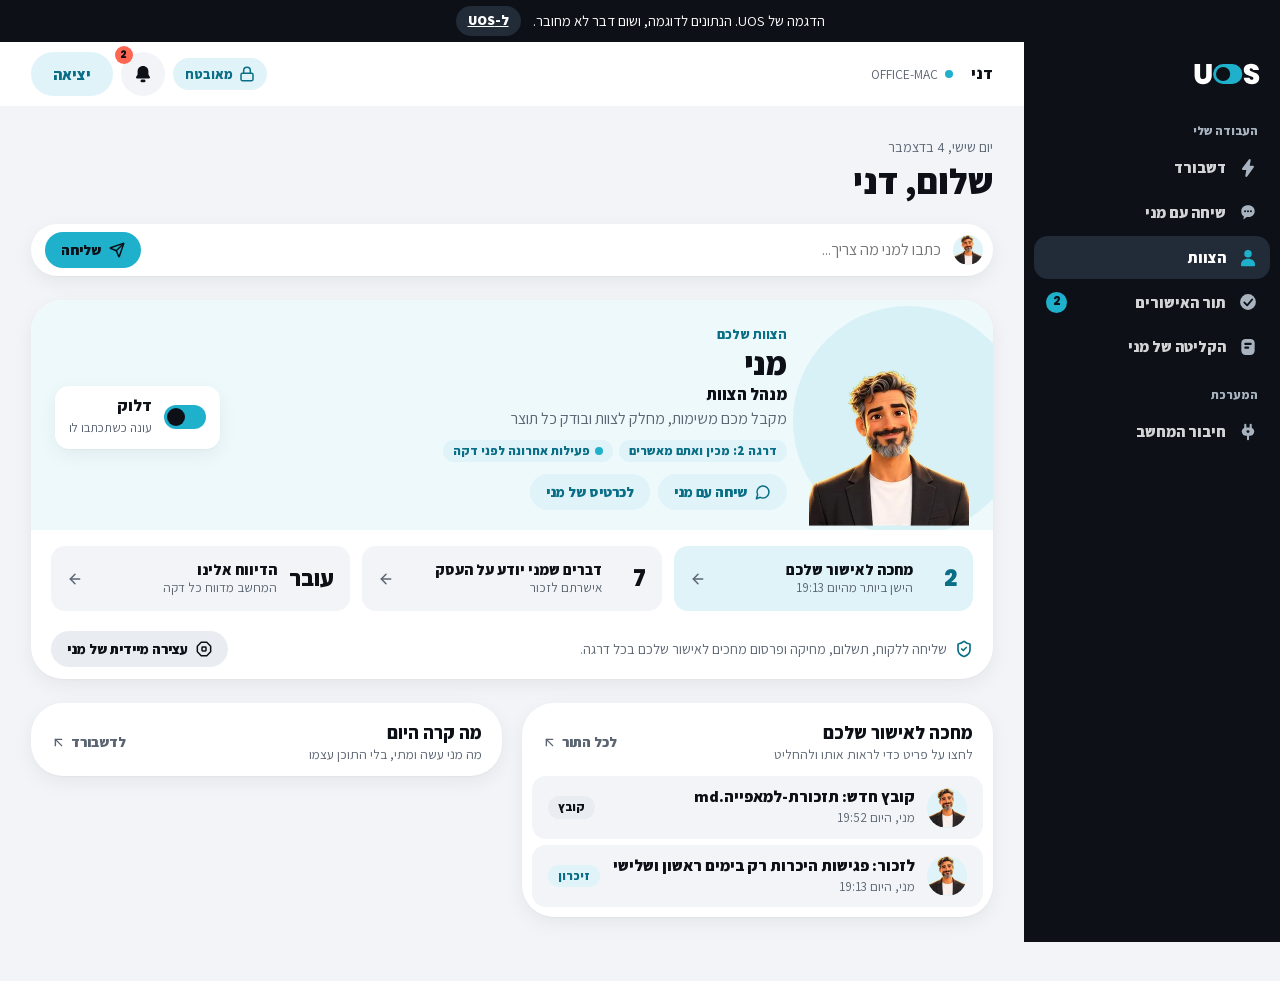
<file: demo/index.html>
<!DOCTYPE html>
<html lang="he" dir="rtl">
<head>
<meta charset="utf-8">
<meta name="viewport" content="width=device-width, initial-scale=1">
<title>ממשק הניהול של UOS</title>
<link rel="icon" type="image/svg+xml" href="img/favicon.svg">
<meta name="robots" content="noindex, nofollow, noarchive, nosnippet">
<meta property="og:title" content="ממשק הניהול של UOS">
<meta property="og:description" content="הדגמה של המסכים של UOS, עם נתונים לדוגמה">
<link rel="stylesheet" href="app.css">
<style>.uos-banner[data-kind="demo"] { flex-wrap: nowrap; padding-block: 6px; } .uos-banner[data-kind="demo"] .btn { flex: none; min-height: 30px; padding: 0 12px; }</style>
<script src="demo-net.js" defer></script>
<script src="app.js" defer></script>
</head>
<body>
<div class="proto" id="proto"></div>
<div id="app"></div>
<div id="layer"></div>
<div class="toast" id="toast" role="status" aria-live="polite" hidden></div>
<div class="d-tip" id="d-tip" hidden></div>
</body>
</html>
</file>
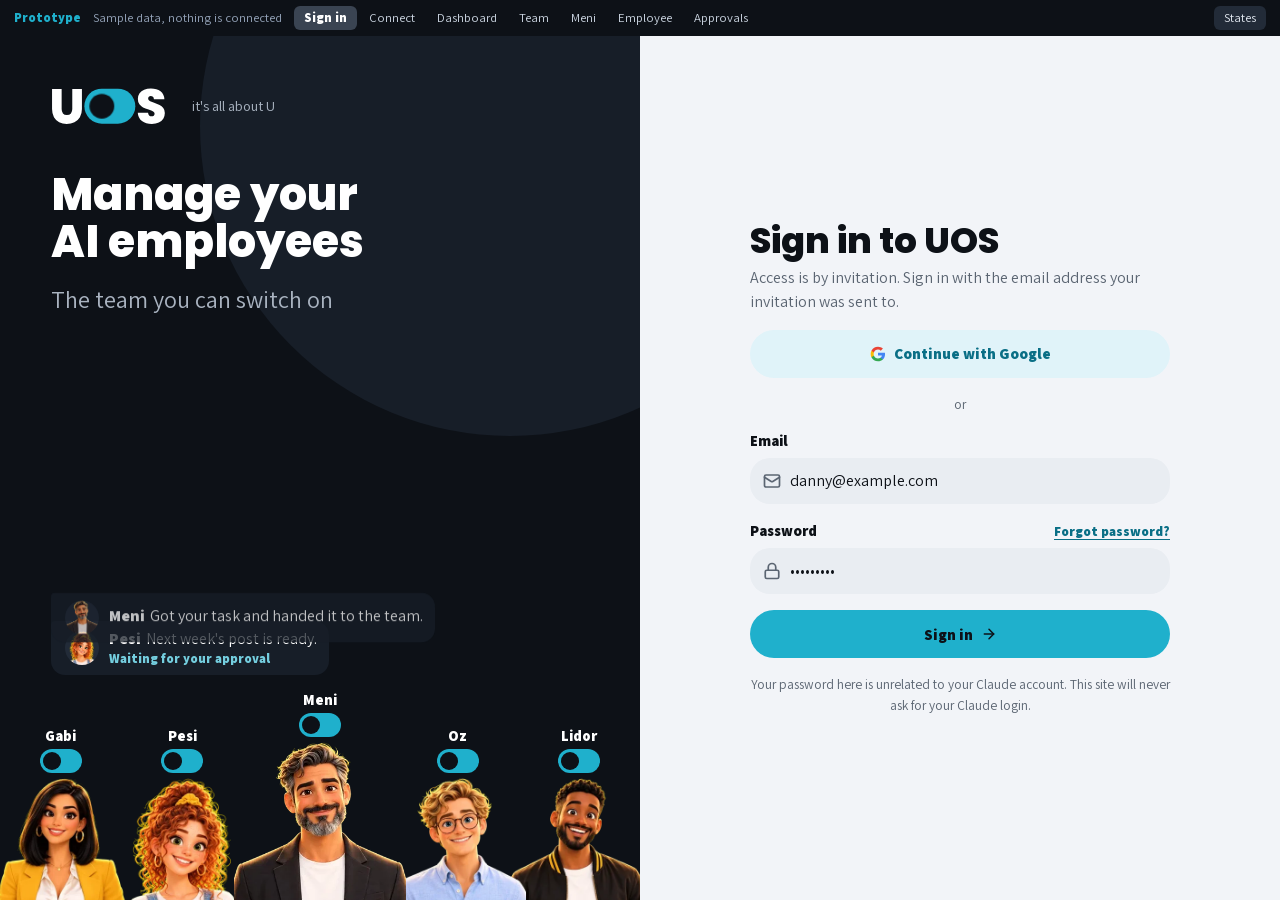
<file: en/index.html>
<!doctype html><meta charset="utf-8"><title>UOS</title><meta name="robots" content="noindex"><meta http-equiv="refresh" content="0; url=/demo/en/"><link rel="canonical" href="/demo/en/"><a href="/demo/en/">UOS demo</a>
</file>
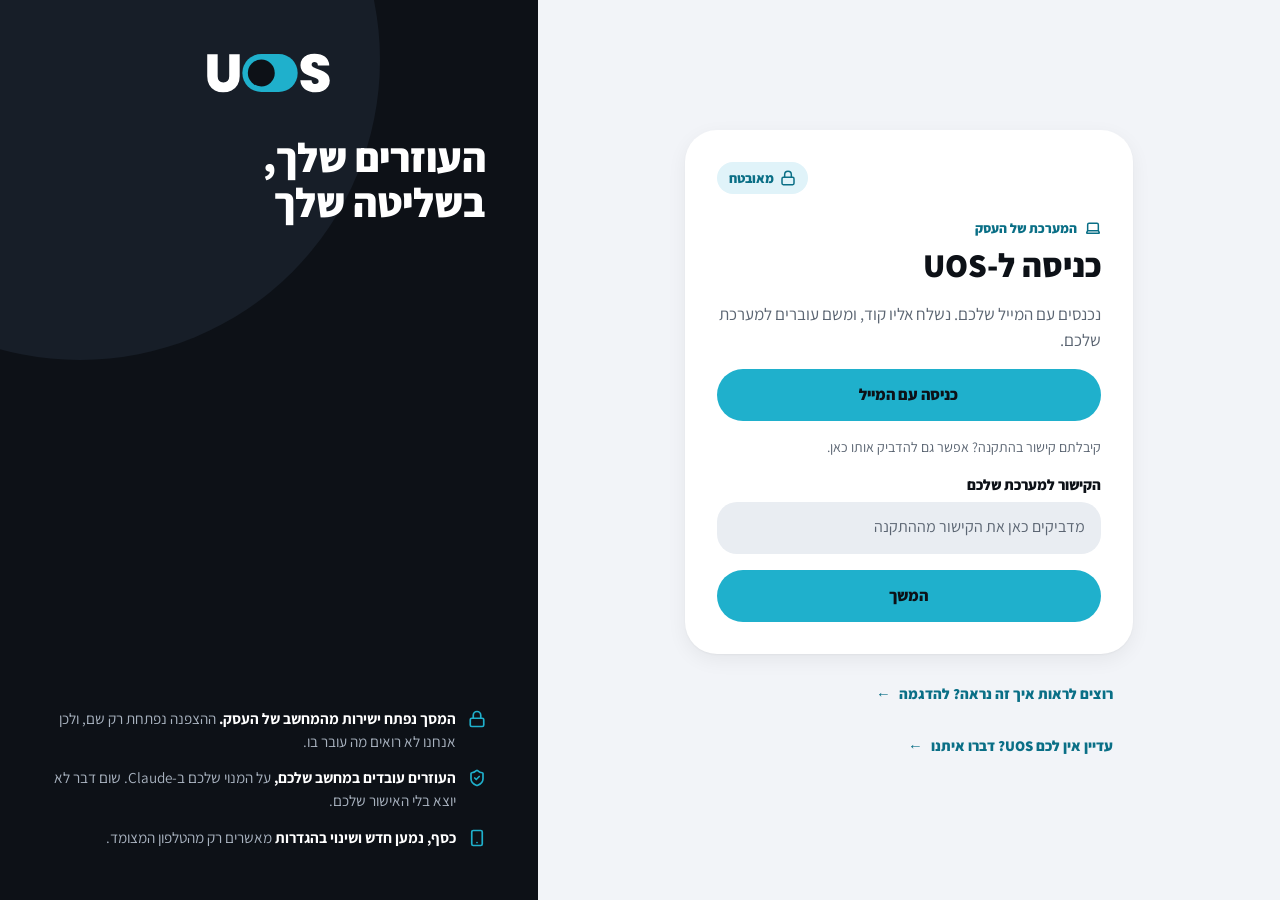
<file: login/index.html>
<!doctype html>
<html lang="he" dir="rtl">
<head>
<meta charset="utf-8">
<meta name="viewport" content="width=device-width, initial-scale=1, viewport-fit=cover">
<title>כניסה | UOS</title>
<meta name="description" content="כניסה למערכת UOS של העסק שלכם. המסך נפתח ישירות מהמחשב של העסק.">
<meta name="robots" content="noindex">
<meta name="theme-color" content="#0D1117">
<link rel="icon" href="data:image/svg+xml,<svg xmlns='http://www.w3.org/2000/svg' viewBox='0 0 32 32'><rect width='32' height='32' rx='8' fill='%231FB0CC'/></svg>">
<link rel="preconnect" href="https://fonts.googleapis.com">
<link rel="preconnect" href="https://fonts.gstatic.com" crossorigin>
<link rel="stylesheet" href="https://fonts.googleapis.com/css2?family=Assistant:wght@400;600;700;800&display=swap">
<style>
/* דלת הכניסה באתר. המסך עצמו מגיע מהמחשב של העסק, בכתובת שלו תחת r.uos.co.il, והדף הזה רק זוכר
   במכשיר איזו כתובת זו ומעביר אליה. אין כאן שום נתון של העסק ושום פנייה לשרת שלנו.
   העיצוב הוא של דפי הכניסה בממשק עצמו (web/static/app.css, gate), כדי שהמעבר ייראה כמו דף אחד:
   כרטיס לבן על אפור בהיר, ולידו לוח שחור עם הכללים. */
:root{
  color-scheme:light;
  --tq:#1FB0CC; --tq-50:#EDF9FB; --tq-100:#D7F1F6; --tq-300:#74CEDF; --tq-deep:#0A6F86;
  --ink:#0D1117; --ink-2:#171E28; --ink-mut:#A9B3C0;
  --bg:#F2F4F8; --card:#fff; --tint:#E9EDF2; --muted:#5B6572; --brand-soft:#E0F3F9;
  --sh:0 1px 2px rgba(13,17,23,.04),0 6px 20px rgba(13,17,23,.06);
  --ring:0 0 0 4px rgba(31,176,204,.35);
  --r-lg:32px;
  --f:"Assistant","Arial Hebrew",Arial,sans-serif;
  --mono:ui-monospace,Menlo,Consolas,monospace;
}
*{box-sizing:border-box}
html{height:100%;-webkit-text-size-adjust:100%}
body{margin:0;min-height:100%;background:var(--bg);color:var(--ink);font-family:var(--f);font-size:16px;line-height:1.5;-webkit-font-smoothing:antialiased}
h1,p,ul,ol{margin:0;padding:0}
ul,ol{list-style:none}
b{font-weight:800}
button{font:inherit;color:inherit;background:none;border:0;padding:0;cursor:pointer}
input{font:inherit;color:inherit}
[hidden]{display:none!important}
svg.i{width:18px;height:18px;flex:none;fill:none;stroke:currentColor;stroke-width:2.25;stroke-linecap:round;stroke-linejoin:round}
:focus-visible{outline:3px solid rgba(31,176,204,.55);outline-offset:2px;border-radius:8px}

.wrap{min-height:100vh;min-height:100dvh;display:grid;grid-template-columns:minmax(0,1fr) minmax(380px,42%)}
.main{display:grid;align-content:center;justify-items:center;gap:16px;padding:clamp(24px,5vw,64px) max(16px,env(safe-area-inset-left,0px)) clamp(24px,5vw,64px) max(16px,env(safe-area-inset-right,0px))}
.card{width:min(448px,100%);background:var(--card);border-radius:var(--r-lg);box-shadow:var(--sh);padding:32px;display:grid;gap:16px}
.top{display:flex;align-items:center;justify-content:space-between;gap:12px}
.top img{display:block;height:32px;width:auto}
.secure{display:inline-flex;align-items:center;gap:6px;height:32px;padding-inline:12px;border-radius:999px;background:var(--brand-soft);color:var(--tq-deep);font-size:.84rem;font-weight:800;white-space:nowrap}
.secure svg.i{width:16px;height:16px}
.kicker{display:inline-flex;align-items:center;gap:8px;width:fit-content;margin-top:8px;color:var(--tq-deep);font-size:.84rem;font-weight:800}
.kicker svg.i{width:16px;height:16px}
h1{font-size:clamp(1.75rem,2.6vw,2.25rem);font-weight:800;line-height:1.15;margin-top:-8px;text-wrap:balance}
.lead{color:var(--muted);font-size:1.06rem;line-height:1.55}

.steps{display:grid;gap:4px}
.steps li{display:flex;align-items:flex-start;gap:12px;padding:10px 12px;border-radius:20px}
.steps li.now{background:var(--tq-50)}
.steps .n{flex:none;display:grid;place-items:center;width:28px;height:28px;border-radius:50%;background:var(--brand-soft);color:var(--tq-deep);font-weight:800;font-size:.9rem}
.steps li.now .n{background:var(--tq);color:var(--ink)}
.steps b{display:block;font-size:.96rem;line-height:1.35}
.steps small{display:block;color:var(--muted);font-size:.86rem;line-height:1.4}

form{display:grid;gap:16px}
.field{display:grid;gap:6px}
.field label{font-weight:800;font-size:.93rem}
.field input{width:100%;min-height:52px;padding:10px 16px;border:0;border-radius:20px;background:var(--tint);direction:ltr;text-align:left;font-family:var(--mono);font-size:.9rem;transition:background .15s,box-shadow .15s}
.field input::placeholder{direction:rtl;text-align:right;font-family:var(--f);font-size:1rem;color:var(--muted)}
.field input:focus{outline:0;background:#fff;box-shadow:var(--ring)}

.btn{display:inline-flex;align-items:center;justify-content:center;gap:8px;width:100%;min-height:52px;border-radius:999px;padding:0 22px;font-weight:800;font-size:1rem;text-decoration:none;background:var(--tq);color:var(--ink);transition:background .2s,box-shadow .2s}
.btn:hover{background:#4CC4DB}
.btn:active{background:#1593AD}
.btn:focus-visible{outline:0;box-shadow:var(--ring)}
.msg{padding:12px 16px;border-radius:20px;background:var(--brand-soft);color:var(--tq-deep);font-weight:800;font-size:.92rem;line-height:1.45}
.msg:empty{display:none}
.saved{display:flex;align-items:center;gap:12px;padding:12px 16px;border-radius:20px;background:var(--bg)}
.saved svg.i{color:var(--tq-deep)}
.saved span{min-width:0;font-size:.92rem;line-height:1.4}
.saved small{display:block;color:var(--muted);font-size:.84rem}
.note{color:var(--muted);font-size:.88rem;line-height:1.45}
.forget{justify-self:start;color:var(--tq-deep);font-size:.9rem;font-weight:800;padding:6px 0}
.forget:hover{text-decoration:underline}

.alt{width:min(448px,100%);display:grid;gap:4px}
.alt a{display:flex;align-items:center;gap:8px;min-height:48px;padding:8px 20px;border-radius:999px;color:var(--tq-deep);font-size:.92rem;font-weight:800;line-height:1.35;text-decoration:none;transition:background .15s}
.alt a::after{content:"←";font-weight:400}
.alt a:hover{background:var(--card)}

.side{position:relative;overflow:hidden;display:flex;flex-direction:column;gap:24px;padding:clamp(32px,4vw,56px);background:var(--ink);color:#fff}
.side::before{content:"";position:absolute;width:600px;height:600px;border-radius:50%;top:-240px;inset-inline-end:-220px;background:var(--ink-2)}
.side>*{position:relative}
.side-logo{display:block;height:44px;width:auto}
.tag{font-size:clamp(2rem,3.2vw,3.5rem);font-weight:800;line-height:1.1;margin-top:16px;max-width:12ch;text-wrap:balance}
.rules{display:grid;gap:14px;margin-top:auto}
.rules li{display:flex;align-items:flex-start;gap:12px;color:var(--ink-mut);font-size:.95rem;line-height:1.5}
.rules b{color:#fff;font-weight:700}
.rules svg.i{margin-top:3px;color:var(--tq)}

@media (min-width:901px){.top img{visibility:hidden}}
@media (max-width:900px){
  .wrap{grid-template-columns:minmax(0,1fr);align-content:start}
  .main{align-content:start;gap:8px;padding-top:max(16px,env(safe-area-inset-top,0px));padding-bottom:0}
  .card{padding:24px 20px}
  .side{justify-self:center;width:min(448px,calc(100% - 32px));margin:8px 0 max(24px,env(safe-area-inset-bottom,0px));padding:24px 20px;gap:16px;border-radius:var(--r-lg)}
  .side::before,.side-logo,.tag{display:none}
  .rules{margin-top:0}
}
</style>
</head>
<body>
<div class="wrap">
<main class="main">
<div class="card">
  <div class="top">
    <img src="/img/uos-on-light.svg" alt="UOS" width="104" height="37">
    <span class="secure"><svg class="i" viewBox="0 0 24 24" aria-hidden="true"><rect width="18" height="11" x="3" y="11" rx="2"/><path d="M7 11V7a5 5 0 0 1 10 0v4"/></svg>מאובטח</span>
  </div>
  <span class="kicker"><svg class="i" viewBox="0 0 24 24" aria-hidden="true"><path d="M20 16V7a2 2 0 0 0-2-2H6a2 2 0 0 0-2 2v9m16 0H4m16 0 1.28 2.55a1 1 0 0 1-.9 1.45H3.62a1 1 0 0 1-.9-1.45L4 16"/></svg>המערכת של העסק</span>
  <h1>כניסה ל-UOS</h1>

  <!-- כשהמכשיר כבר מכיר את המערכת -->
  <div id="known" hidden>
    <div style="display:grid;gap:16px">
      <p class="lead">המכשיר הזה כבר מכיר את המערכת שלכם. הכניסה עצמה נעשית במסך שנפתח מהמחשב של העסק.</p>
      <div class="saved"><svg class="i" viewBox="0 0 24 24" aria-hidden="true"><path d="M20 6 9 17l-5-5"/></svg><span>המערכת שמורה במכשיר הזה<small>המחשב של העסק צריך להיות דלוק ומחובר לאינטרנט</small></span></div>
      <a id="go" class="btn" href="#">כניסה למערכת</a>
      <button id="forget" class="forget" type="button">להסיר את המערכת מהמכשיר הזה</button>
    </div>
  </div>

  <!-- בפעם הראשונה במכשיר -->
  <div id="first" hidden>
    <div style="display:grid;gap:16px">
      <p class="lead">נכנסים עם המייל שלכם. נשלח אליו קוד, ומשם עוברים למערכת שלכם.</p>
      <a class="btn" href="https://app.uos.co.il/">כניסה עם המייל</a>
      <p class="note">קיבלתם קישור בהתקנה? אפשר גם להדביק אותו כאן.</p>
      <form id="paste" autocomplete="off" novalidate>
        <div class="field"><label for="addr">הקישור למערכת שלכם</label>
        <input id="addr" name="addr" inputmode="url" spellcheck="false" autocapitalize="off" placeholder="מדביקים כאן את הקישור מההתקנה" required></div>
        <button class="btn" type="submit">המשך</button>
      </form>
    </div>
  </div>

  <p id="msg" class="msg" role="status" aria-live="polite"></p>
</div>
<nav class="alt" aria-label="עוד">
  <a href="/demo/">רוצים לראות איך זה נראה? להדגמה</a>
  <a href="/#contact">עדיין אין לכם UOS? דברו איתנו</a>
</nav>
</main>
<aside class="side" aria-label="איך הכניסה שומרת על העסק">
  <img class="side-logo" src="/img/uos-on-dark.svg" alt="" width="132" height="47">
  <p class="tag">העוזרים שלך, בשליטה שלך</p>
  <ul class="rules">
    <li><svg class="i" viewBox="0 0 24 24" aria-hidden="true"><rect width="18" height="11" x="3" y="11" rx="2"/><path d="M7 11V7a5 5 0 0 1 10 0v4"/></svg><span><b>המסך נפתח ישירות מהמחשב של העסק.</b> ההצפנה נפתחת רק שם, ולכן אנחנו לא רואים מה עובר בו.</span></li>
    <li><svg class="i" viewBox="0 0 24 24" aria-hidden="true"><path d="M20 13c0 5-3.5 7.5-7.66 8.95a1 1 0 0 1-.67-.01C7.5 20.5 4 18 4 13V6a1 1 0 0 1 1-1c2 0 4.5-1.2 6.24-2.72a1.17 1.17 0 0 1 1.52 0C14.51 3.81 17 5 19 5a1 1 0 0 1 1 1z"/><path d="m9 12 2 2 4-4"/></svg><span><b>העוזרים עובדים במחשב שלכם,</b> על המנוי שלכם <span style="white-space:nowrap">ב-Claude</span>. שום דבר לא יוצא בלי האישור שלכם.</span></li>
    <li><svg class="i" viewBox="0 0 24 24" aria-hidden="true"><rect width="14" height="20" x="5" y="2" rx="2"/><path d="M12 18h.01"/></svg><span><b>כסף, נמען חדש ושינוי בהגדרות</b> מאשרים רק מהטלפון המצומד.</span></li>
  </ul>
</aside>
</div>
<script>
'use strict';
/* הדף זוכר במכשיר רק את השם של המחשב במעביר (32 תווים הקסדצימליים, נגזרים מהמפתח שלו), ומעביר רק
   לכתובת בצורה https://<שם>.r.uos.co.il/. כל קלט אחר נדחה, כדי שאי אפשר יהיה להשתמש בדף כדי לשלוח
   מישהו לאתר אחר. כניסה עם #c=<שם> שומרת ומעבירה מיד: זה הקישור שבעל העסק מקבל בהתקנה. */
(function () {
  var KEY = 'uos-system';
  var NAME = /^[0-9a-f]{32}$/;
  var HOST = /^([0-9a-f]{32})\.r\.uos\.co\.il$/;
  var $ = function (id) { return document.getElementById(id); };
  var say = function (t) { $('msg').textContent = t; };
  var addr = function (n) { return 'https://' + n + '.r.uos.co.il/'; };

  function load() { try { var v = localStorage.getItem(KEY); return v && NAME.test(v) ? v : null; } catch (e) { return null; } }
  function save(n) { try { localStorage.setItem(KEY, n); return true; } catch (e) { return false; } }
  function drop() { try { localStorage.removeItem(KEY); } catch (e) {} }

  /* קישור מלא, כתובת בלי https, או השם לבד */
  function parse(s) {
    s = String(s || '').trim().toLowerCase();
    if (!s) return null;
    if (NAME.test(s)) return s;
    if (!/^[a-z]+:\/\//.test(s)) s = 'https://' + s;
    try {
      var u = new URL(s);
      if (u.protocol !== 'https:' || u.port || u.username || u.password) return null;
      var m = u.hostname.match(HOST);
      return m ? m[1] : null;
    } catch (e) { return null; }
  }

  function show() {
    var n = load();
    $('known').hidden = !n;
    $('first').hidden = !!n;
    if (n) $('go').href = addr(n);
  }

  var h = location.hash.replace(/^#/, '');
  if (h) {
    var n = parse(h.replace(/^c=/, ''));
    history.replaceState(null, '', location.pathname);
    if (n) {
      save(n);
      location.replace(addr(n));
      return;
    }
    say('הקישור הזה לא נראה כמו קישור למערכת של UOS. בדקו שהעתקתם אותו עד הסוף.');
  }
  show();

  $('paste').addEventListener('submit', function (e) {
    e.preventDefault();
    var n = parse($('addr').value);
    if (!n) { say('זה לא נראה כמו קישור למערכת של UOS. העתיקו את הקישור מההתקנה עד הסוף, ונסו שוב.'); $('addr').focus(); return; }
    if (!save(n)) say('הדפדפן לא מאפשר לשמור, ולכן תצטרכו את הקישור גם בפעם הבאה.');
    location.assign(addr(n));
  });
  $('forget').addEventListener('click', function () {
    drop();
    say('המערכת הוסרה מהמכשיר הזה.');
    show();
    $('addr').focus();
  });
})();
</script>
</body>
</html>
</file>
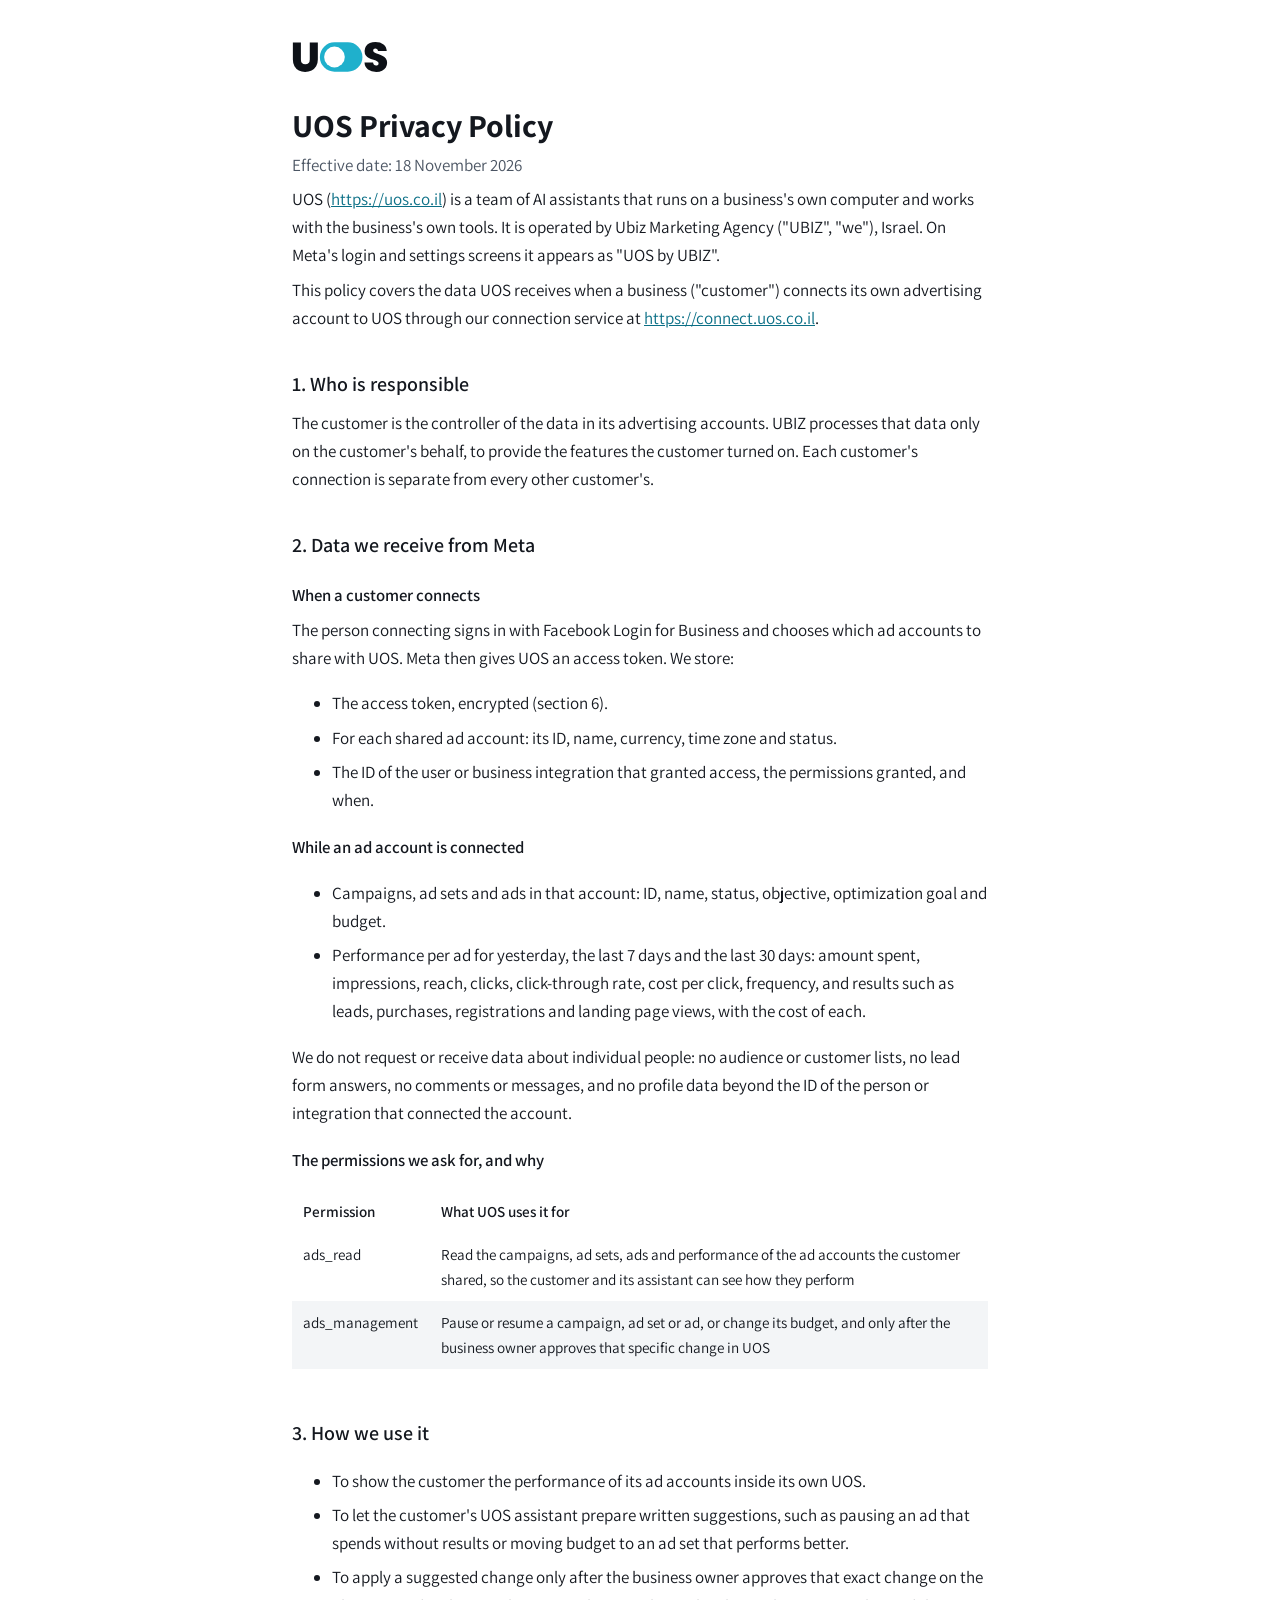
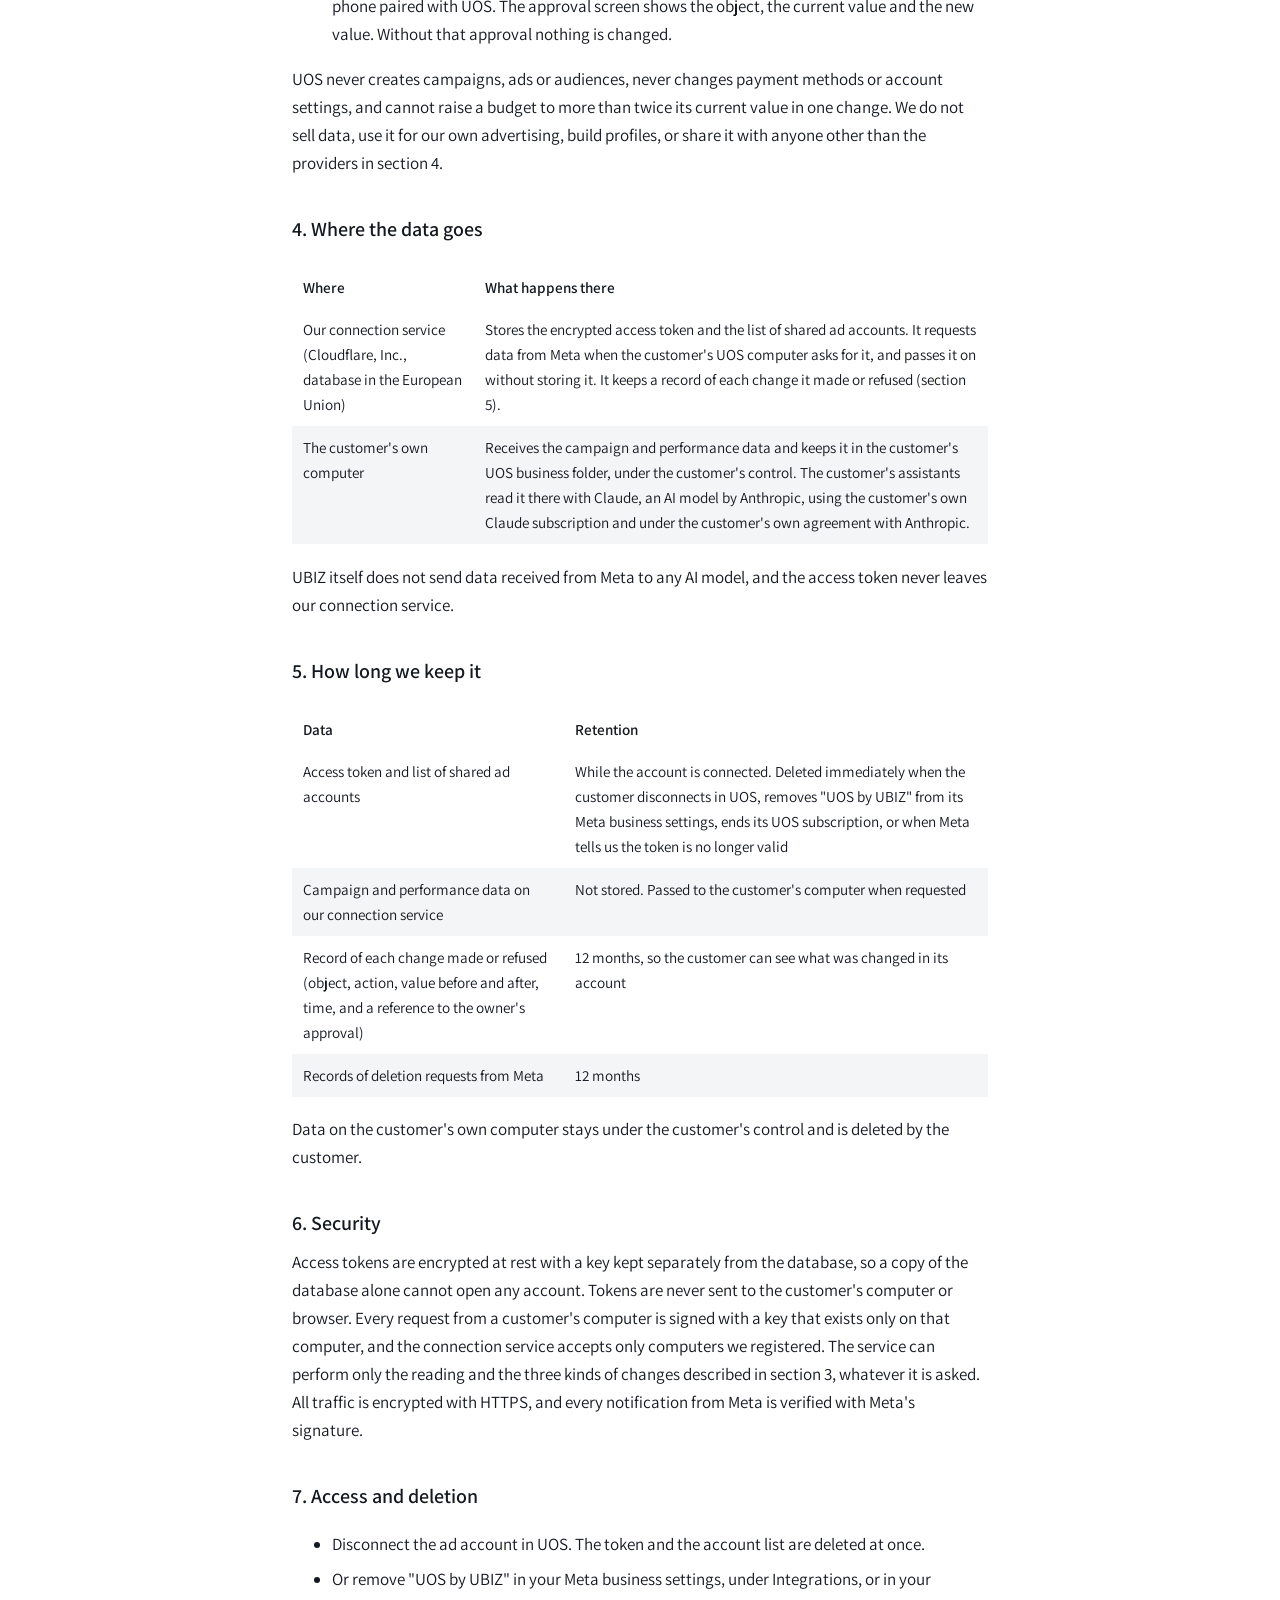
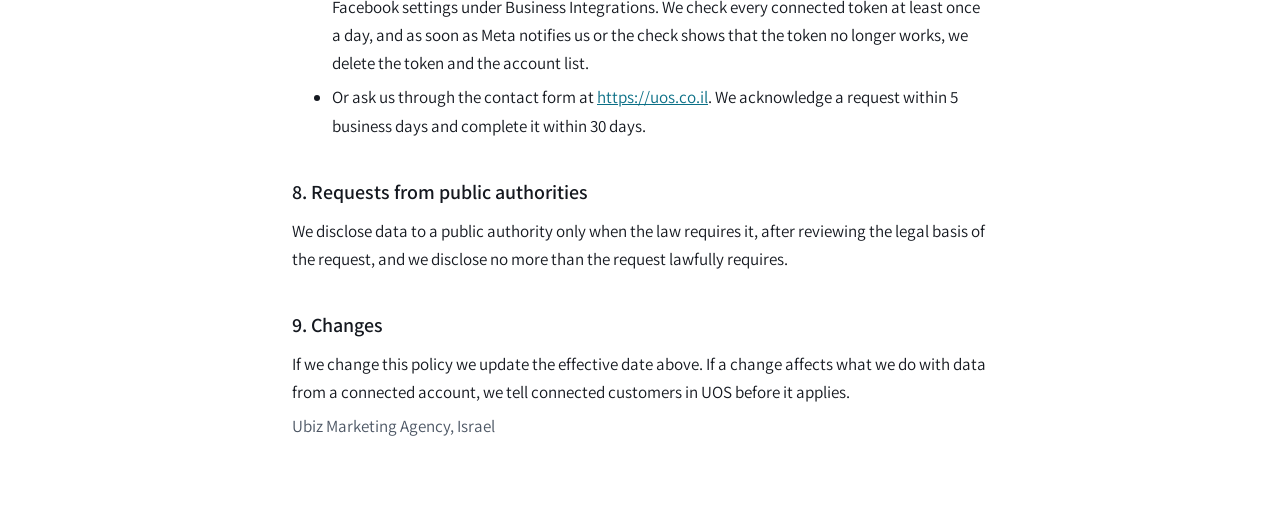
<file: privacy/index.html>
<!doctype html>
<html lang="en">
<head>
<meta charset="utf-8">
<meta name="viewport" content="width=device-width,initial-scale=1">
<title>UOS Privacy Policy</title>
<link rel="preconnect" href="https://fonts.googleapis.com">
<link rel="preconnect" href="https://fonts.gstatic.com" crossorigin>
<link rel="stylesheet" href="https://fonts.googleapis.com/css2?family=Assistant:wght@400;600;700&display=swap">
<style>
:root{--ink:#14181f;--muted:#4b5563;--link:#0A6F86;--soft:#f3f5f7}
*{box-sizing:border-box}
body{margin:0;background:#fff;color:var(--ink);font:17px/1.65 "Assistant",system-ui,-apple-system,"Segoe UI",Arial,sans-serif}
main{max-width:46rem;margin:0 auto;padding:2.5rem 1.25rem 4rem}
header img{height:34px;width:auto}
h1{font-weight:700;font-size:2rem;line-height:1.2;margin:1.5rem 0 .25rem}
h2{font-weight:600;font-size:1.25rem;margin:2.25rem 0 .5rem}
h3{font-weight:600;font-size:1.05rem;margin:1.25rem 0 .25rem}
p,li{margin:.4rem 0}
a{color:var(--link)}
.muted{color:var(--muted)}
.table{overflow-x:auto}
table{border-collapse:collapse;width:100%;margin:.75rem 0;font-size:.95rem}
th,td{text-align:left;vertical-align:top;padding:.55rem .7rem}
tr:nth-child(odd) td{background:var(--soft)}
th{font-weight:600}
</style>
</head>
<body>
<main>
<header><a href="https://uos.co.il/"><img src="/img/uos-on-light.svg" alt="UOS"></a></header>
<h1>UOS Privacy Policy</h1>
<p class="muted">Effective date: 18 November 2026</p>

<p>UOS (<a href="https://uos.co.il">https://uos.co.il</a>) is a team of AI assistants that runs on a business's own computer and works with the business's own tools. It is operated by Ubiz Marketing Agency ("UBIZ", "we"), Israel. On Meta's login and settings screens it appears as "UOS by UBIZ".</p>
<p>This policy covers the data UOS receives when a business ("customer") connects its own advertising account to UOS through our connection service at <a href="https://connect.uos.co.il">https://connect.uos.co.il</a>.</p>

<h2>1. Who is responsible</h2>
<p>The customer is the controller of the data in its advertising accounts. UBIZ processes that data only on the customer's behalf, to provide the features the customer turned on. Each customer's connection is separate from every other customer's.</p>

<h2>2. Data we receive from Meta</h2>
<h3>When a customer connects</h3>
<p>The person connecting signs in with Facebook Login for Business and chooses which ad accounts to share with UOS. Meta then gives UOS an access token. We store:</p>
<ul>
<li>The access token, encrypted (section 6).</li>
<li>For each shared ad account: its ID, name, currency, time zone and status.</li>
<li>The ID of the user or business integration that granted access, the permissions granted, and when.</li>
</ul>
<h3>While an ad account is connected</h3>
<ul>
<li>Campaigns, ad sets and ads in that account: ID, name, status, objective, optimization goal and budget.</li>
<li>Performance per ad for yesterday, the last 7 days and the last 30 days: amount spent, impressions, reach, clicks, click-through rate, cost per click, frequency, and results such as leads, purchases, registrations and landing page views, with the cost of each.</li>
</ul>
<p>We do not request or receive data about individual people: no audience or customer lists, no lead form answers, no comments or messages, and no profile data beyond the ID of the person or integration that connected the account.</p>

<h3>The permissions we ask for, and why</h3>
<div class="table"><table>
<tr><th>Permission</th><th>What UOS uses it for</th></tr>
<tr><td>ads_read</td><td>Read the campaigns, ad sets, ads and performance of the ad accounts the customer shared, so the customer and its assistant can see how they perform</td></tr>
<tr><td>ads_management</td><td>Pause or resume a campaign, ad set or ad, or change its budget, and only after the business owner approves that specific change in UOS</td></tr>
</table></div>

<h2>3. How we use it</h2>
<ul>
<li>To show the customer the performance of its ad accounts inside its own UOS.</li>
<li>To let the customer's UOS assistant prepare written suggestions, such as pausing an ad that spends without results or moving budget to an ad set that performs better.</li>
<li>To apply a suggested change only after the business owner approves that exact change on the phone paired with UOS. The approval screen shows the object, the current value and the new value. Without that approval nothing is changed.</li>
</ul>
<p>UOS never creates campaigns, ads or audiences, never changes payment methods or account settings, and cannot raise a budget to more than twice its current value in one change. We do not sell data, use it for our own advertising, build profiles, or share it with anyone other than the providers in section 4.</p>

<h2>4. Where the data goes</h2>
<div class="table"><table>
<tr><th>Where</th><th>What happens there</th></tr>
<tr><td>Our connection service (Cloudflare, Inc., database in the European Union)</td><td>Stores the encrypted access token and the list of shared ad accounts. It requests data from Meta when the customer's UOS computer asks for it, and passes it on without storing it. It keeps a record of each change it made or refused (section 5).</td></tr>
<tr><td>The customer's own computer</td><td>Receives the campaign and performance data and keeps it in the customer's UOS business folder, under the customer's control. The customer's assistants read it there with Claude, an AI model by Anthropic, using the customer's own Claude subscription and under the customer's own agreement with Anthropic.</td></tr>
</table></div>
<p>UBIZ itself does not send data received from Meta to any AI model, and the access token never leaves our connection service.</p>

<h2>5. How long we keep it</h2>
<div class="table"><table>
<tr><th>Data</th><th>Retention</th></tr>
<tr><td>Access token and list of shared ad accounts</td><td>While the account is connected. Deleted immediately when the customer disconnects in UOS, removes "UOS by UBIZ" from its Meta business settings, ends its UOS subscription, or when Meta tells us the token is no longer valid</td></tr>
<tr><td>Campaign and performance data on our connection service</td><td>Not stored. Passed to the customer's computer when requested</td></tr>
<tr><td>Record of each change made or refused (object, action, value before and after, time, and a reference to the owner's approval)</td><td>12 months, so the customer can see what was changed in its account</td></tr>
<tr><td>Records of deletion requests from Meta</td><td>12 months</td></tr>
</table></div>
<p>Data on the customer's own computer stays under the customer's control and is deleted by the customer.</p>

<h2>6. Security</h2>
<p>Access tokens are encrypted at rest with a key kept separately from the database, so a copy of the database alone cannot open any account. Tokens are never sent to the customer's computer or browser. Every request from a customer's computer is signed with a key that exists only on that computer, and the connection service accepts only computers we registered. The service can perform only the reading and the three kinds of changes described in section 3, whatever it is asked. All traffic is encrypted with HTTPS, and every notification from Meta is verified with Meta's signature.</p>

<h2>7. Access and deletion</h2>
<ul>
<li>Disconnect the ad account in UOS. The token and the account list are deleted at once.</li>
<li>Or remove "UOS by UBIZ" in your Meta business settings, under Integrations, or in your Facebook settings under Business Integrations. We check every connected token at least once a day, and as soon as Meta notifies us or the check shows that the token no longer works, we delete the token and the account list.</li>
<li>Or ask us through the contact form at <a href="https://uos.co.il">https://uos.co.il</a>. We acknowledge a request within 5 business days and complete it within 30 days.</li>
</ul>

<h2>8. Requests from public authorities</h2>
<p>We disclose data to a public authority only when the law requires it, after reviewing the legal basis of the request, and we disclose no more than the request lawfully requires.</p>

<h2>9. Changes</h2>
<p>If we change this policy we update the effective date above. If a change affects what we do with data from a connected account, we tell connected customers in UOS before it applies.</p>

<p class="muted">Ubiz Marketing Agency, Israel</p>
</main>
</body>
</html>
</file>
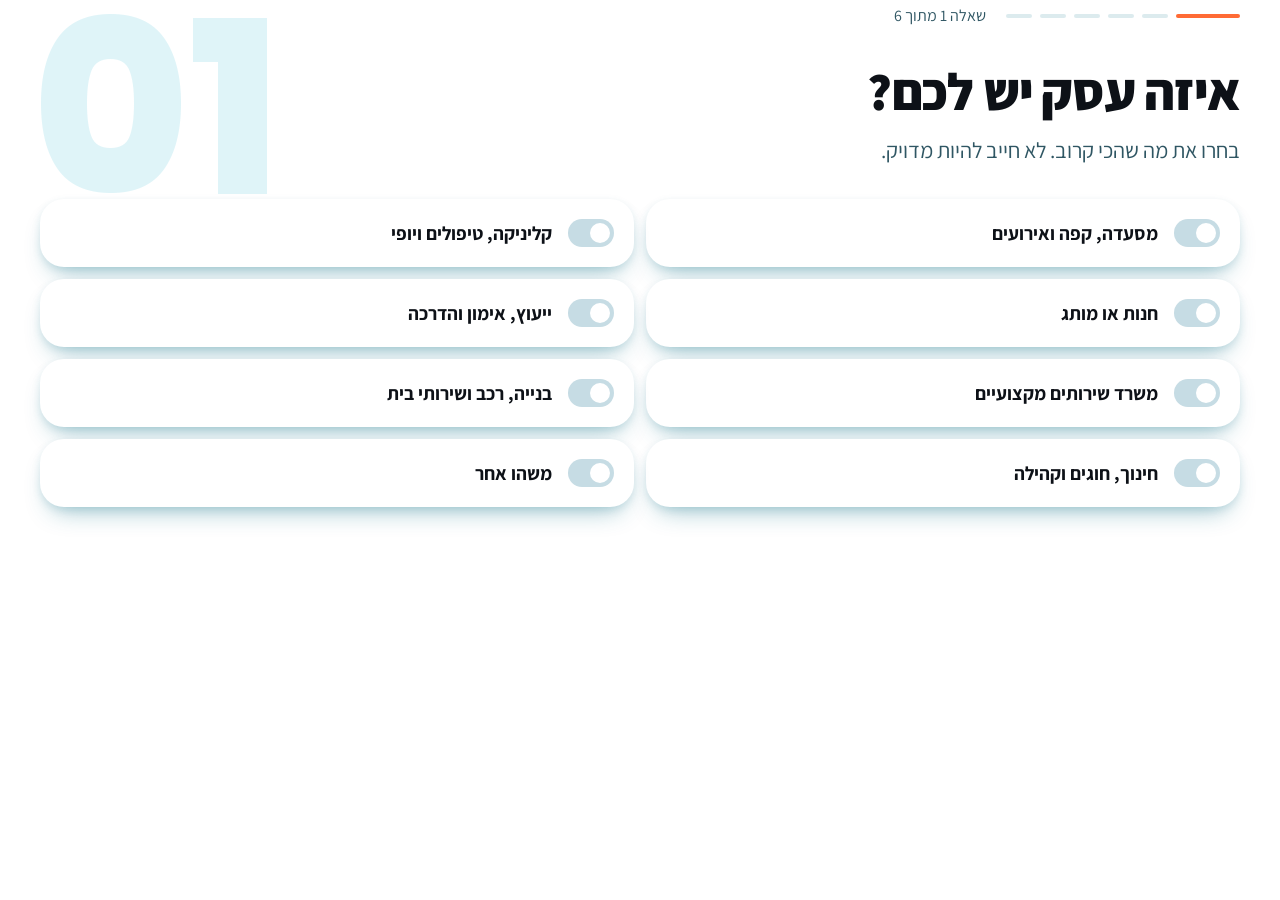
<file: quiz/index.html>
<!DOCTYPE html>
<html lang="he" dir="rtl">
<head>
<meta charset="utf-8">
<meta name="viewport" content="width=device-width,initial-scale=1">
<title>הבוקר שלכם עם העוזרים | UOS</title>
<style>
@font-face{font-family:"Assistant";src:url(fonts/Assistant.ttf) format("truetype");font-weight:200 800;font-display:swap}
@font-face{font-family:"Poppins";src:url(fonts/Poppins-ExtraBold.ttf) format("truetype");font-weight:800;font-display:swap}
:root{--bk:#0D1117;--s1:#121821;--s2:#171E28;--s3:#222B38;--s4:#2E3947;--ink:#fff;--soft:#A9B3C0;--tq:#1FB0CC;--tqd:#0A6F86;--gray:#F2F4F8;--or:#FF6B35;--r:30px;--font:"Assistant","Arial Hebrew",system-ui,sans-serif;--num:"Poppins","Assistant",sans-serif;--gut:clamp(18px,5vw,64px)}
*{box-sizing:border-box;margin:0;padding:0}
html{-webkit-text-size-adjust:100%}
body{background:transparent;color:var(--ink);font-family:var(--font);font-size:18px;line-height:1.55;overflow-x:clip;-webkit-font-smoothing:antialiased;position:relative}
button,input,textarea{font:inherit;color:inherit;background:none;border:0;outline:0}
button{cursor:pointer;text-align:inherit}
:focus-visible{outline:3px solid #fff;outline-offset:3px}
img{display:block;max-width:100%}
.top{position:relative;display:flex;align-items:center;justify-content:space-between;padding:24px var(--gut)}
.top img{height:36px;width:auto}
.top .sec{font-size:16px;color:var(--soft)}
.wrap{position:relative;max-width:1120px;margin:0 auto;padding:6px 0 4px}
.rise{animation:rise .55s cubic-bezier(.2,.7,.2,1) both}
@keyframes rise{from{opacity:0;transform:translateY(22px)}to{opacity:1;transform:none}}

/* התקדמות */
.prog{display:flex;gap:8px;margin:4px 0 34px;align-items:center}
.prog i{height:4px;width:26px;border-radius:99px;background:var(--s3);transition:all .35s}
.prog i.on{background:var(--tqd)}
.prog i.cur{width:64px;background:var(--tq)}
.prog span{font-size:16px;color:var(--soft);margin-inline-start:12px;white-space:nowrap}

/* כותרות */
h1,h2{font-weight:800;line-height:1.08;letter-spacing:-.015em}
h1{font-size:clamp(36px,5.2vw,66px)}
h2{font-size:clamp(30px,4.6vw,52px)}
.lead{color:var(--soft);font-size:clamp(18px,2.1vw,22px);max-width:600px;margin-top:14px}
.q{position:relative;max-width:860px;margin-inline:auto}
.q .bignum{position:absolute;inset-inline-end:-6px;top:-54px;font-family:var(--num);font-weight:800;font-size:clamp(110px,18vw,210px);line-height:1;color:var(--s2);z-index:0;user-select:none;pointer-events:none}
.q>*{position:relative;z-index:1}
.q .head{margin-bottom:32px}

/* אינטרו */
.intro{display:grid;grid-template-columns:1.05fr .95fr;gap:20px;align-items:center;min-height:calc(100vh - 150px)}
.intro .kick{display:inline-flex;align-items:center;gap:10px;background:var(--s2);border-radius:99px;padding:8px 18px 8px 14px;font-size:16px;font-weight:700;color:var(--soft);margin-bottom:22px}
.kick .tg{width:34px;height:20px;border-radius:99px;background:var(--tq);position:relative}
.kick .tg::after{content:"";position:absolute;top:3px;inset-inline-end:3px;width:14px;height:14px;border-radius:50%;background:var(--bk)}
.intro h1 em{font-style:normal;color:var(--tq)}
.intro .art{position:relative}
.intro .art::before{content:"";position:absolute;inset:8% 4% 2%;border-radius:50% 50% 30px 30px;background:var(--s2)}
.intro .art img{position:relative;width:100%;filter:drop-shadow(0 30px 40px rgba(0,0,0,.45))}
.facts{display:flex;gap:22px;margin-top:30px;flex-wrap:wrap;color:var(--soft);font-size:16px}
.facts b{color:var(--ink);font-size:18px;display:block}

/* אפשרויות */
.opts{display:grid;grid-template-columns:repeat(2,1fr);gap:12px}
.opts.three{grid-template-columns:repeat(3,1fr)}
.opt{display:flex;align-items:center;gap:16px;background:var(--s2);border-radius:24px;padding:16px 20px;min-height:68px;font-size:19px;font-weight:700;line-height:1.3;transition:background .18s,transform .18s,color .18s;box-shadow:0 1px 0 rgba(255,255,255,.03) inset}
.opt:hover{background:var(--s3);transform:translateY(-2px)}
.opt:active{transform:scale(.985)}
.opt .tg{flex:none;width:46px;height:28px;border-radius:99px;background:var(--s4);position:relative;transition:background .2s}
.opt .tg::after{content:"";position:absolute;top:4px;inset-inline-start:4px;width:20px;height:20px;border-radius:50%;background:#fff;transition:inset .22s cubic-bezier(.3,.9,.3,1),background .2s}
.opt[aria-pressed=true]{background:var(--tq);color:var(--bk);box-shadow:0 12px 30px rgba(31,176,204,.25)}
.opt[aria-pressed=true] .tg{background:var(--bk)}
.opt[aria-pressed=true] .tg::after{inset-inline-start:22px;background:var(--tq)}
.opt[disabled]{opacity:.35;cursor:default;transform:none}
.bar{display:flex;align-items:center;gap:14px;margin-top:34px;flex-wrap:wrap}
.btn{background:var(--tq);color:var(--bk);border-radius:99px;min-height:60px;padding:0 38px;font-size:21px;font-weight:800;display:inline-flex;align-items:center;justify-content:center;gap:12px;transition:transform .15s,background .15s,box-shadow .2s;box-shadow:0 12px 30px rgba(31,176,204,.28)}
.btn:hover{background:#3CC3DE;transform:translateY(-2px)}
.btn:active{transform:scale(.98)}
.btn[disabled]{background:var(--s3);color:var(--soft);cursor:default;box-shadow:none;transform:none}
.btn.ghost{background:var(--s2);color:var(--ink);box-shadow:none}
.btn.ghost:hover{background:var(--s3)}
.cnt{font-size:16px;color:var(--soft)}
.field{display:block;margin-bottom:16px}
.field span{display:block;font-size:16px;color:var(--soft);margin-bottom:6px}
.field input,.field textarea{width:100%;background:var(--s2);border-radius:20px;padding:15px 20px;font-size:19px;min-height:58px;transition:background .15s}
.field input:focus,.field textarea:focus{background:var(--s3)}
.field textarea{min-height:110px;resize:vertical}
.two{display:grid;grid-template-columns:1fr 1fr;gap:14px}

/* טעינה */
.load{text-align:center;padding:60px 0 20px}
.sw{width:104px;height:54px;border-radius:99px;background:var(--tq);margin:0 auto 30px;position:relative;box-shadow:0 0 60px rgba(31,176,204,.45)}
.sw::after{content:"";position:absolute;top:7px;inset-inline-end:7px;width:40px;height:40px;border-radius:50%;background:var(--bk);animation:sw 1s ease-in-out infinite alternate}
@keyframes sw{to{inset-inline-end:57px}}
.crew{display:flex;justify-content:center;gap:18px;flex-wrap:wrap;margin:30px 0}
.crew figure{width:104px;opacity:0;transform:translateY(16px) scale(.9);transition:opacity .5s,transform .5s cubic-bezier(.2,.8,.2,1)}
.crew figure.in{opacity:1;transform:none}
.crew img{width:104px;height:104px;border-radius:50%;object-fit:cover;background:var(--tqd)}
.crew figcaption{font-size:17px;margin-top:8px;font-weight:800}
.step-line{font-size:21px;color:var(--soft);min-height:34px}

/* תוצאה */
.res{background:var(--gray);color:var(--bk);border-radius:36px;padding:clamp(22px,4.4vw,56px)}
.res .tophead{display:flex;align-items:center;gap:14px;margin-bottom:18px}
.res .tag{display:inline-block;background:var(--or);color:var(--bk);border-radius:99px;padding:5px 18px;font-size:15px;font-weight:800}
.res .clock{font-family:var(--num);font-weight:800;font-size:22px;color:var(--tqd)}
.res h1{font-size:clamp(32px,5.2vw,62px);color:var(--bk);max-width:900px}
.res .sub{font-size:clamp(18px,2.1vw,22px);color:#3a4656;margin:16px 0 34px;max-width:760px}
.card{display:grid;grid-template-columns:1fr 1.1fr;gap:clamp(18px,3vw,40px);background:#fff;border-radius:30px;padding:clamp(20px,3.2vw,38px);margin-bottom:20px;box-shadow:0 2px 4px rgba(13,17,23,.04),0 18px 44px rgba(13,17,23,.08);animation:rise .6s cubic-bezier(.2,.7,.2,1) both}
.card:nth-of-type(2){animation-delay:.12s}
.card.solo{grid-template-columns:1fr}
.who{display:flex;align-items:center;gap:14px;margin-bottom:18px}
.who .av{width:72px;height:72px;border-radius:50%;background:rgba(31,176,204,.2);flex:none;overflow:hidden}
.who img{width:100%;height:100%;object-fit:cover}
.who b{display:block;font-size:22px;line-height:1.2}
.who small{color:var(--tqd);font-size:16px;font-weight:800}
.card h3{font-size:clamp(24px,3vw,34px);line-height:1.12;margin-bottom:16px;letter-spacing:-.01em}
.card ul.does{list-style:none;margin:0}
.card ul.does li{position:relative;padding-inline-start:34px;margin-bottom:10px;font-size:18px}
.card ul.does li::before{content:"";position:absolute;inset-inline-start:0;top:3px;width:22px;height:14px;border-radius:99px;background:var(--tq)}
.card ul.does li::after{content:"";position:absolute;inset-inline-start:2px;top:5px;width:10px;height:10px;border-radius:50%;background:var(--bk)}
.demo{background:var(--gray);border-radius:22px;padding:20px 22px;margin-bottom:16px}
.demo .lbl{font-size:14px;font-weight:800;color:var(--tqd);margin-bottom:8px;letter-spacing:.02em}
.dh{font-weight:800;margin:8px 0 6px;font-size:17px}
.dli{padding-inline-start:22px;position:relative;margin-bottom:5px;font-size:17px}
.dli::before{content:"";position:absolute;inset-inline-start:2px;top:11px;width:8px;height:8px;border-radius:50%;background:var(--tqd)}
.bub{border-radius:20px;padding:11px 16px;margin:8px 0;font-size:17px;white-space:pre-line;max-width:92%}
.bub.in{background:#fff;margin-inline-end:auto;border-end-start-radius:6px}
.bub.out{background:var(--tq);color:var(--bk);margin-inline-start:auto;border-end-end-radius:6px}
.bub small{display:block;font-size:13px;opacity:.7;margin-top:2px}
.drow{display:flex;justify-content:space-between;gap:12px;padding:7px 0;font-size:17px}
.drow b{font-weight:700}
.ap{display:flex;gap:10px;flex-wrap:wrap;align-items:center}
.ap .btn{min-height:50px;font-size:18px;padding:0 28px;box-shadow:none}
.ap .done{font-weight:800;color:var(--tqd);font-size:19px;display:inline-flex;align-items:center;gap:10px}
.ap .done::before{content:"";width:30px;height:18px;border-radius:99px;background:var(--tq);box-shadow:inset -3px 0 0 -0px transparent}
.near{background:var(--gray);border-radius:22px;padding:18px 22px;font-size:18px;align-self:start}
.near p+p{margin-top:10px}
.near b{color:var(--tqd)}
.line{font-size:clamp(18px,2.1vw,21px);color:#3a4656;margin:8px 0}
.note{font-size:15px;color:#5a6676;margin-top:16px}
.cta{position:relative;overflow:hidden;background:var(--s1);border-radius:36px;padding:clamp(26px,4.6vw,56px);margin-top:28px;display:grid;grid-template-columns:minmax(0,1.3fr) minmax(0,.7fr);gap:28px;align-items:center}
.cta h2{font-size:clamp(28px,4.2vw,46px)}
.cta p{color:var(--soft);margin:14px 0 24px;max-width:560px}
.cta .faces{display:flex;justify-content:center}
.cta .faces img{width:64px;height:64px;border-radius:50%;object-fit:cover;background:var(--tqd);margin-inline-start:-14px;box-shadow:0 0 0 4px var(--s1)}
.cta .full{grid-column:1/-1}
.hide{display:none!important}
.thanks{background:var(--s2);border-radius:22px;padding:22px;font-size:20px;font-weight:700}
@media (max-width:860px){.intro{grid-template-columns:1fr;min-height:0}.intro .art{order:-1;max-width:420px;margin:0 auto}.card{grid-template-columns:1fr}.cta{grid-template-columns:1fr}.cta .faces{justify-content:flex-start}}
@media (max-width:640px){.two,.opts,.opts.three{grid-template-columns:1fr}.bub{max-width:100%}.prog span{display:none}.q .bignum{top:-30px}.opt{padding:14px 16px}}
@media (prefers-reduced-motion:reduce){*{animation:none!important;transition:none!important}}
.q{padding-top:8px}
.q .bignum{top:-40px}
.res .sv{display:flex;gap:10px;flex-wrap:wrap;margin-top:22px}
.res .sv .btn.ghost{background:#E4E9F0;color:var(--bk)}
@media print{html,body{background:#fff!important}.bar,.sv,.ap,#qzx{display:none!important}.res{background:#fff;border-radius:0;padding:0}.card{box-shadow:none;border:0}}
/* תצוגה בהירה בתוך דף העוזרים */
:root{--ink:#0D1117;--soft:#4A5563;--s1:#FFFFFF;--s2:#F2F4F8;--s3:#E4E9F0;--s4:#CBD3DE}
.q .bignum{color:#EEF2F7}
.opt{box-shadow:none}
.opt[aria-pressed=true]{color:var(--bk)}
.btn.ghost{background:#E4E9F0;color:var(--ink)}
.btn.ghost:hover{background:#D8DFE9}
.btn[disabled]{background:#E4E9F0;color:#7B8696}
.prog i{background:#E4E9F0}
.prog i.on{background:#8FD7E6}
.field input,.field textarea{background:#F2F4F8}
.res{background:#F2F4F8}
/* זכוכית חצי שקופה */
.opt{background:rgba(255,255,255,.42)!important;box-shadow:0 8px 22px -12px rgba(13,17,23,.22),inset 0 1px 0 rgba(255,255,255,.9)!important}
.opt:hover{background:rgba(255,255,255,.7)!important}
.opt[aria-pressed=true]{background:var(--tq)!important;box-shadow:0 12px 30px rgba(31,176,204,.3)!important}
.opt .tg{background:rgba(13,17,23,.18)!important}
.opt[aria-pressed=true] .tg{background:var(--bk)!important}
.field input,.field textarea{background:rgba(255,255,255,.5)!important}
.btn.ghost{background:rgba(255,255,255,.55)!important}
.prog i{background:rgba(13,17,23,.1)!important}
.prog i.on{background:rgba(31,176,204,.5)!important}
.q .bignum{color:rgba(13,17,23,.05)!important}
.card{background:rgba(255,255,255,.62)!important}
/* בחירה: רק המתג הופך לכחול, השדה נשאר זכוכית */
.opt[aria-pressed=true]{background:rgba(255,255,255,.42)!important;color:var(--ink)!important;box-shadow:0 8px 22px -12px rgba(13,17,23,.22),inset 0 1px 0 rgba(255,255,255,.9)!important}
.opt[aria-pressed=true]:hover{background:rgba(255,255,255,.7)!important}
.opt[aria-pressed=true] .tg{background:var(--tq)!important}
.opt[aria-pressed=true] .tg::after{inset-inline-start:22px;background:#fff!important}
/* שדות כחלחלים עם צל חזק יותר */
.opt,.opt[aria-pressed=true]{background:rgba(200,234,246,.55)!important;box-shadow:0 18px 32px -14px rgba(13,17,23,.38),0 6px 12px -6px rgba(13,17,23,.2),inset 0 1px 0 rgba(255,255,255,.85)!important}
.opt:hover,.opt[aria-pressed=true]:hover{background:rgba(214,240,250,.8)!important}
/* v33: צבע */
.opt,.opt[aria-pressed=true]{background:#fff!important;box-shadow:0 14px 26px -12px rgba(10,111,134,.45),0 3px 8px rgba(10,111,134,.12)!important}
.opt:hover,.opt[aria-pressed=true]:hover{background:#F1FBFE!important}
.opt .tg{background:#C6DCE4!important}
.opt[aria-pressed=true] .tg{background:var(--tq)!important}
.q .bignum{color:rgba(31,176,204,.14)!important}
.prog i{background:rgba(10,111,134,.14)!important}
.prog i.on{background:#8FD7E6!important}
.prog i.cur{background:#FF6B35!important}
.prog span{color:#2F5663}
.lead,.q .lead{color:#2F5663}
.btn{background:var(--tq)}
.btn.ghost{background:#fff!important;color:#0A3B4B!important;box-shadow:0 8px 18px -10px rgba(10,111,134,.4)}
.field input,.field textarea{background:#fff!important;box-shadow:0 8px 18px -10px rgba(10,111,134,.35)}
.res{background:linear-gradient(160deg,#EAF8FC,#D3F0F8)!important}
.card{background:#fff!important;box-shadow:0 18px 40px -20px rgba(10,111,134,.4)!important}
.demo{background:#EAF8FC!important}
.near{background:#EAF8FC!important}
.wrap{padding-top:56px!important}
.q{padding-top:0!important}
.q .bignum{top:-52px!important}
.q .bignum{top:14px!important;inset-inline-end:auto!important;inset-inline-start:auto!important;right:auto!important;left:0!important;font-size:clamp(110px,15vw,190px)!important;line-height:1!important}
.wrap{padding:0!important;max-width:none!important}
.q{max-width:none!important;margin:0!important;padding:0!important}
.q .bignum{top:0!important}
body{padding:0}
.q .bignum{transform:translate(-6px,-10px) scale(1.266);transform-origin:6px 15.4px}
.wrap{padding-bottom:24px!important}
.wrap{padding:0 40px 24px!important}
.field input,.field textarea{background:#fff!important;border-radius:24px!important;min-height:64px;box-shadow:0 14px 26px -12px rgba(10,111,134,.45),0 3px 8px rgba(10,111,134,.12)!important}
.field textarea{min-height:110px}
.field span{color:#2F5663}
@media(max-width:700px){.q .bignum{display:none!important}.wrap{padding:0 40px 24px!important}}
@media(max-width:420px){.wrap{padding:0 14px 20px!important}.opt{padding:12px 14px;gap:10px;font-size:17px}.opt .tg{width:40px;height:24px}.opt .tg::after{width:16px;height:16px;top:4px}.opt[aria-pressed=true] .tg::after{inset-inline-start:20px!important}}

/* מובייל: אפשרויות קומפקטיות בשתי עמודות, בלי גלילה ארוכה */
@media(max-width:640px){
  .opts,.opts.three{grid-template-columns:1fr 1fr!important;gap:8px!important}
  .opt{flex-direction:column;justify-content:center;text-align:center;gap:8px!important;padding:12px 8px!important;min-height:78px!important;font-size:15.5px!important;line-height:1.25;border-radius:20px!important}
  .opt .tg{width:36px!important;height:21px!important}
  .opt .tg::after{width:15px!important;height:15px!important;top:3px!important}
  .opt[aria-pressed=true] .tg::after{inset-inline-start:18px!important}
  .q .head{margin-bottom:18px!important}
}

@media(max-width:640px){
  .opts,.opts.three{gap:6px!important}
  .opt{min-height:52px!important;padding:6px 6px!important;gap:4px!important;font-size:14px!important;line-height:1.2!important;border-radius:16px!important}
  .opt .tg{width:30px!important;height:18px!important}
  .opt .tg::after{width:12px!important;height:12px!important;top:3px!important}
  .opt[aria-pressed=true] .tg::after{inset-inline-start:15px!important}
  .q .head{margin-bottom:12px!important}
  .q .head h2{font-size:22px!important;line-height:1.15}
  .q .head .lead{font-size:14px!important;margin-top:4px!important}
  .prog{margin-bottom:10px!important}
  .bar{margin-top:14px!important}
}

/* מובייל: תשובות בשורה רחבה, כפתור הבחירה בצד ימין וגדול יותר, כפתורי המשך וחזרה נמוכים */
@media(max-width:640px){
  .opts,.opts.three{grid-template-columns:1fr!important;gap:8px!important}
  .opt{flex-direction:row!important;justify-content:flex-start!important;text-align:start!important;gap:14px!important;padding:10px 14px!important;min-height:54px!important;font-size:16px!important;line-height:1.25!important;border-radius:18px!important}
  .opt .tg{width:46px!important;height:28px!important}
  .opt .tg::after{width:20px!important;height:20px!important;top:4px!important}
  .opt[aria-pressed=true] .tg::after{inset-inline-start:22px!important}
  .bar .btn{min-height:46px!important;padding:0 26px!important;font-size:18px!important}
}
@media(max-width:700px){.q .head .lead,.head .lead{font-size:16px!important}}
@media(max-width:700px){.res .tag,.demo .lbl,.bub small,.note,.opt,.q .head .lead,.head .lead,.sv,.ap,.fine,.field span,.cta p,.res p,.res li,.bub{font-size:16px!important}}
@media(max-width:700px){.btn{height:52px!important;min-height:52px!important;font-size:20px!important;padding:0 30px!important}.ap .btn,.sv .btn,.res .btn{height:52px!important;min-height:52px!important;font-size:20px!important}}
@media(max-width:700px){.wrap{padding-bottom:44px!important}.opt{box-shadow:0 6px 14px -8px rgba(10,111,134,.3)!important}.opt[aria-pressed=true]{box-shadow:0 8px 16px -8px rgba(10,111,134,.45)!important}.bar .btn,.btn{box-shadow:0 6px 14px -8px rgba(10,111,134,.4)!important}}
/* אייפד (רוחב השאלון 641 עד 1000): אפשרויות גדולות, מרווחות ונוחות ללחיצה, בלי צל שנחתך */
@media(min-width:641px) and (max-width:1000px){
  .opts,.opts.three{gap:16px!important}
  .opt{min-height:92px!important;padding:18px 16px!important;gap:12px!important;font-size:21px!important;line-height:1.25!important;border-radius:26px!important;box-shadow:0 8px 18px -10px rgba(10,111,134,.32)!important}
  .opt .tg{width:56px!important;height:32px!important}
  .opt .tg::after{width:24px!important;height:24px!important;top:4px!important}
  .opt[aria-pressed=true] .tg::after{inset-inline-start:28px!important}
  .opt[aria-pressed=true]{box-shadow:0 10px 20px -10px rgba(10,111,134,.45)!important}
  .q .head h2{font-size:30px!important}
  .q .head .lead{font-size:18px!important}
  .btn{height:56px!important;min-height:56px!important;font-size:21px!important;padding:0 40px!important;box-shadow:0 8px 16px -10px rgba(10,111,134,.4)!important}
  .bar{margin-top:28px!important;gap:16px!important}
  .wrap{padding-bottom:52px!important}
}
/* מובייל: תשובות 320 על 52 בטקסט רגיל, וכפתורי המשך וחזרה באותו סגנון */
@media(max-width:640px){
  .opts,.opts.three{justify-items:center!important}
  .opt,.opt[aria-pressed=true]{width:min(320px,100%)!important;height:52px!important;min-height:52px!important;padding:0 14px!important;font-weight:400!important}
  .bar{display:flex!important;flex-wrap:wrap!important;justify-content:center!important;gap:10px!important;row-gap:14px!important}
  .bar .cnt{order:3;flex:0 0 100%;text-align:center;font-size:16px!important}
  .bar{width:min(320px,100%)!important;margin-inline:auto!important}
  .bar .btn{flex:1 1 0!important;max-width:none!important;width:auto!important;height:52px!important;min-height:52px!important;padding:0 10px!important;font-weight:400!important}
}
.btn[data-act=make]{color:#fff!important}
/* שדות הטקסט בשאלון: דקים יותר ופינות פחות מעוגלות, בכל הגרסאות */
.field input,.field textarea{border-radius:12px!important;min-height:46px!important;padding:8px 16px!important;font-size:17px!important;box-shadow:0 6px 14px -9px rgba(10,111,134,.35)!important}
.field textarea{min-height:84px!important}
/* כפתור "חזרה": צל חזק יותר כדי שיבלוט, בכל הגרסאות */
.bar .btn.ghost,.btn.ghost{box-shadow:0 12px 24px -8px rgba(10,111,134,.5),0 3px 8px rgba(10,111,134,.22)!important}
/* כפתורי ההנעה בשאלון (המשך, מתחילים, שלח): טקסט לבן ומודגש, בכל הגרסאות */
.bar .btn:not(.ghost),.btn:not(.ghost){color:#fff!important;font-weight:700!important}
</style>
</head>
<body>
<main class="wrap" id="app" aria-live="polite"></main>
<script src="data.js?v=20261109a"></script>
<script src="quiz.js?v=20261109a"></script>
</body>
</html>
</file>
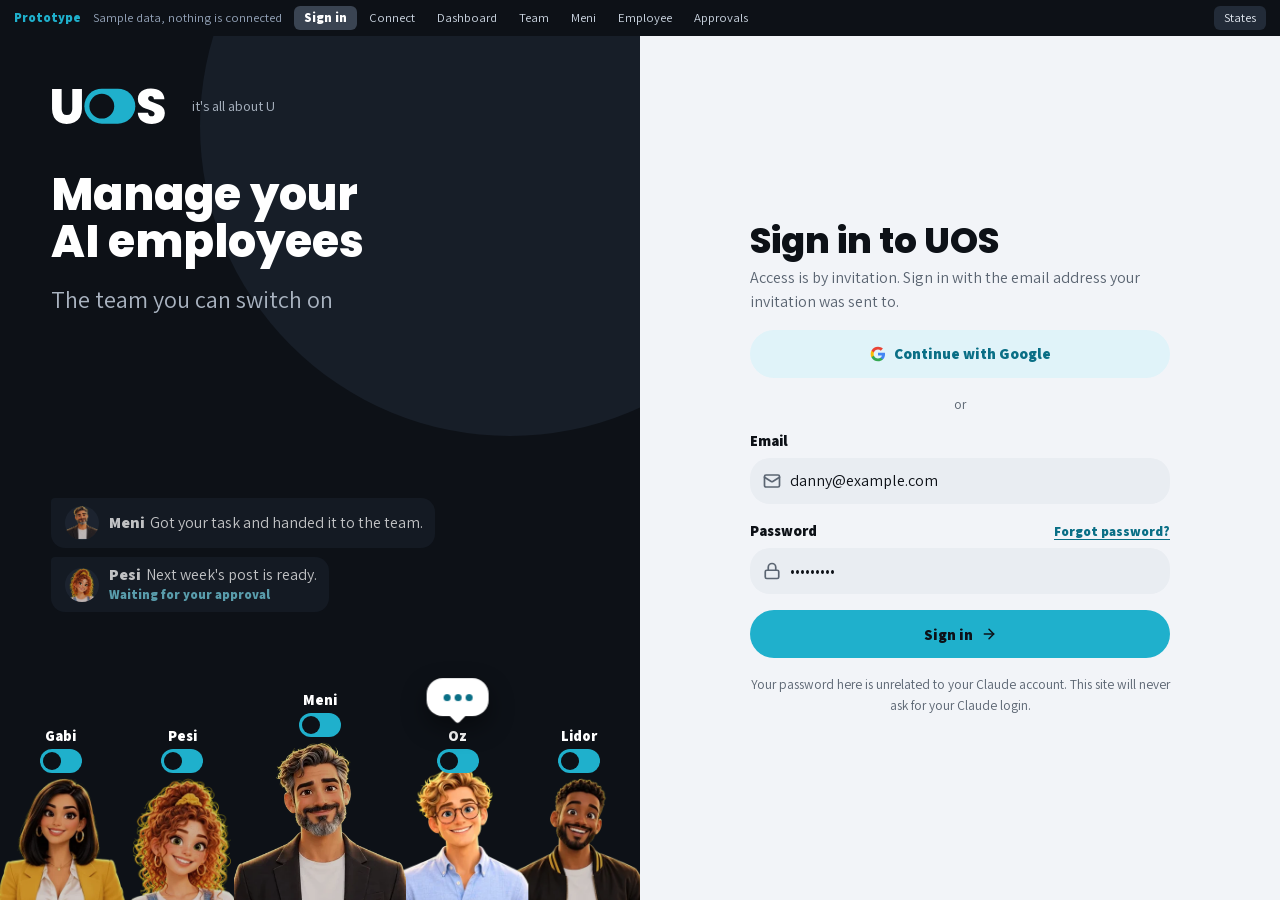
<file: demo/en/index.html>
<!DOCTYPE html>
<html lang="en" dir="ltr">
<head>
<meta charset="utf-8">
<meta name="viewport" content="width=device-width, initial-scale=1, interactive-widget=resizes-content">
<title>UOS admin</title>
<link rel="icon" href="data:image/svg+xml,%3Csvg xmlns='http://www.w3.org/2000/svg' viewBox='0 0 48 48'%3E%3Crect width='48' height='48' rx='13' fill='%230D1117'/%3E%3Crect x='7' y='12.3' width='34' height='23.3' rx='11.65' fill='%231FB0CC'/%3E%3Ccircle cx='18.65' cy='24' r='8.27' fill='%23fff'/%3E%3C/svg%3E">
<meta name="robots" content="noindex, nofollow, noarchive, nosnippet">
<meta property="og:title" content="UOS admin">
<meta property="og:description" content="Prototype with sample data">
<style>
@font-face { font-family: 'Assistant'; font-style: normal; font-weight: 400 800; font-display: swap; src: url([data-uri]) format('woff2'); unicode-range: U+0000-00FF, U+0131, U+0152-0153, U+02BB-02BC, U+02C6, U+02DA, U+02DC, U+2000-200B, U+2011-206F, U+20AC, U+2122, U+2191, U+2193, U+2212, U+2215, U+FEFF, U+FFFD; }
@font-face { font-family: 'Poppins'; font-style: normal; font-weight: 800; font-display: swap; src: url([data-uri]) format('woff2'); }
@font-face { font-family: 'Poppins'; font-style: normal; font-weight: 600; font-display: swap; src: url([data-uri]) format('woff2'); }
/* הגרסה האנגלית: כותרות ב-Poppins ExtraBold 800, תוויות קטנות ב-Poppins SemiBold 600, טקסט רגיל ב-Assistant 400. הכיוון משמאל לימין. */

/* ספר ארבעת המותגים (references/design/brands/BRANDS.md, 03/11/2026), ובמקום שהוא שותק הספר של נוריקה (projects/ai-os-product/brand, 02/11/2026). הדגש קורל #FF6652, כרטיס 32, שדה 20: חמישה צבעים וסקאלות מתוכם, טקסט שחור על תכלת ועל כתום, תכלת עמוק לטקסט על בהיר.
   בלי גרדיאנטים, בלי מסגרות ובלי קווים מפרידים: הפרדה בגוון רקע ובצל רך. כתום מלא רק לדגש אחד, וכתום רך לאזהרה. */
:root {
  --tq: #1FB0CC; --tq-50: #EDF9FB; --tq-100: #D7F1F6; --tq-200: #AAE1EC; --tq-300: #74CEDF; --tq-700: #136D7E; --tq-800: #0E4D5A; --tq-deep: #0A6F86;
  --or: #FF6652; --or-300: #FFA195; --or-600: #C33A28; --or-50: #FFF3F1; --or-soft: #FFE8E5; --or-ink: #941B0B;
  --ink: #0D1117; --ink-2: #171E28; --ink-3: #222B38; --ink-mut: #A9B3C0; --off: #C6CDD6; --off-dark: #3A4452;
  --bg: #F2F4F8; --fg: #0D1117; --muted: #5B6572; --border: #E9EDF2; --tint: #E9EDF2; --card: #fff; --hover: #F6F8FA; --row: #F2F4F8;
  --brand: var(--tq); --brand-deep: var(--tq-deep); --brand-soft: #E0F3F9; --brand-mid: var(--tq-200); --brand-ink: var(--tq-deep); --on-brand: var(--ink); --wait: var(--or-600);
  --panel: var(--ink); --side: var(--ink); --side-acc: var(--tq); --side-knob: var(--ink); --side-ink: var(--ink); --dot: var(--tq);
  --blue: var(--ink); --blue-soft: var(--tint); --green: var(--tq-deep); --green-soft: #E0F3F9; --red: #AC3424; --red-soft: var(--or-soft);
  --grad: var(--tq);
  --sh: 0 1px 2px rgba(13, 17, 23, .04), 0 6px 20px rgba(13, 17, 23, .06);
  --sh-up: 0 14px 40px rgba(13, 17, 23, .12);
  --ring: 0 0 0 4px rgba(31, 176, 204, .35);
  --r-s: 8px; --r: 14px; --r-lg: 32px;
  --f: 'Assistant', Arial, sans-serif; --num: 'Poppins', 'Assistant', Arial, sans-serif; --head: var(--num); --lab: var(--num); --mono: ui-monospace, Menlo, Consolas, monospace;
  --ease: cubic-bezier(.22, .61, .36, 1); --bar: 36px; --top: 64px;
  color-scheme: light;
}

* { box-sizing: border-box; }
html { height: 100%; }
body { min-height: 100%; } /* לא height: הסרגל הדביק בראש נעלם בגלילה כשהגוף נעצר בגובה החלון */
body { margin: 0; background: var(--bg); color: var(--fg); font-family: var(--f); font-size: 16px; line-height: 1.5; -webkit-font-smoothing: antialiased; }
h1, h2, h3, p, ul, dl, dd { margin: 0; padding: 0; }
ul { list-style: none; }
h1, h2, h3 { font-family: var(--head); }
h1, h2, h3 { text-wrap: balance; }
p, .lead, .dh-sum, .fine, .empty p { text-wrap: pretty; }
h1 { font-size: clamp(1.75rem, 2.8vw, 2.25rem); font-weight: 800; line-height: 1.1; }
b, strong { font-weight: 800; }
button { font: inherit; color: inherit; background: none; border: 0; padding: 0; cursor: pointer; text-align: start; }
input, textarea { font: inherit; color: inherit; }
svg.i { width: 18px; height: 18px; flex: none; fill: none; stroke: currentColor; stroke-width: 2.25; stroke-linecap: round; stroke-linejoin: round; }
:focus-visible { outline: 3px solid rgba(31, 176, 204, .55); outline-offset: 2px; border-radius: 8px; }
svg.fi-i { width: 20px; height: 20px; flex: none; fill: currentColor; }
.num { font-variant-numeric: tabular-nums; }
.code { font-family: var(--mono); direction: ltr; unicode-bidi: isolate; }
.muted { color: var(--muted); }

/* סרגל אב הטיפוס, מחוץ למוצר */
.proto { position: sticky; top: 0; z-index: 60; height: var(--bar); display: flex; align-items: center; gap: 12px; padding: 0 14px; background: var(--fg); color: #fff; font-size: .8rem; }
.proto b { white-space: nowrap; color: var(--brand); }
.proto-note { color: #94A3B8; white-space: nowrap; }
.chips { display: flex; gap: 2px; overflow-x: auto; scrollbar-width: none; flex: 1; min-width: 0; -webkit-mask-image: linear-gradient(to right, #000 calc(100% - 28px), transparent); mask-image: linear-gradient(to right, #000 calc(100% - 28px), transparent); }
.chips::-webkit-scrollbar { display: none; }
.chip { padding: 2px 10px; border-radius: 6px; white-space: nowrap; color: #CBD5E1; }
.chip:hover { background: var(--ink-3); color: #fff; }
.chip[aria-current="true"] { background: var(--off-dark); color: #fff; font-weight: 800; }
.proto-more { position: relative; flex: none; }
.proto-btn { background: var(--ink-3); border-radius: 6px; padding: 2px 10px; white-space: nowrap; color: #E2E8F0; }
.proto-btn:hover { background: var(--off-dark); }
.proto :focus-visible { outline-color: var(--brand); }
.pop { position: absolute; top: calc(100% + 6px); inset-inline-end: 0; width: 280px; background: #fff; color: var(--fg); border-radius: var(--r); box-shadow: var(--sh-up); padding: 14px; display: grid; gap: 12px; z-index: 70; font-size: .84rem; }
.pop .lbl { display: block; font-weight: 800; margin-bottom: 4px; }
.pop :focus-visible { outline-color: var(--brand-deep); }
.mode { display: flex; background: var(--bg); border-radius: 8px; padding: 3px; gap: 2px; }
.mode button { flex: 1; text-align: center; border-radius: 6px; padding: 3px 6px; }
.mode button[aria-pressed="true"] { background: #fff; box-shadow: var(--sh); font-weight: 800; }

/* מעטפת */
.shell { display: grid; grid-template-columns: 256px minmax(0, 1fr); min-height: calc(100% - var(--bar)); }
.sidenav { position: sticky; top: var(--bar); height: calc(100vh - var(--bar)); background: var(--side); color: #fff; display: flex; flex-direction: column; }
.brand { height: var(--top); display: flex; align-items: center; padding-inline: 20px; flex: none; }
.brand .logo { color: #fff; }
.brand .lg-pill, .white-logo .lg-pill { fill: var(--side-acc); }
.brand .lg-knob, .white-logo .lg-knob { fill: var(--side-knob); }
.logo { display: inline-flex; align-items: center; direction: ltr; color: var(--fg); }
.lg { display: block; height: 22px; width: auto; }
.lg-pill { fill: var(--dot); }
.lg-knob { fill: #fff; }

.navs { flex: 1; overflow-y: auto; padding: 16px 10px; display: grid; gap: 18px; align-content: start; }
.navs .all { display: grid; gap: 18px; }
.navs small { display: block; padding: 0 12px 6px; color: var(--ink-mut); font-size: .76rem; font-weight: 800; }
.navs ul { display: grid; gap: 2px; }
.nv { --ic2: var(--ink); position: relative; display: flex; align-items: center; gap: 12px; width: 100%; padding: 10px 12px; border-radius: var(--r); font-weight: 800; font-size: .95rem; color: hsl(0 0% 100% / .82); transition: background .15s, color .15s; }
.nv svg.i, .nv svg.fi-i { width: 20px; height: 20px; color: var(--ink-mut); transition: color .15s; }
.nv:hover { --ic2: var(--ink-2); background: var(--ink-2); color: #fff; }
.nv[aria-current="page"] { --ic2: var(--ink-3); background: var(--ink-3); color: #fff; }
.nv[aria-current="page"] svg.i, .nv[aria-current="page"] svg.fi-i { color: var(--side-acc); }
.l-s { display: none; }
.nv-count { margin-inline-start: auto; min-width: 21px; height: 21px; padding: 0 6px; border-radius: 999px; background: var(--side-acc); color: var(--side-ink); font-family: var(--num); font-size: .72rem; font-weight: 800; display: inline-grid; place-items: center; }
.nav-foot { padding: 10px; display: grid; gap: 2px; }
.topbar { position: sticky; top: var(--bar); z-index: 40; height: var(--top); background: #fff; display: flex; align-items: center; justify-content: space-between; gap: 12px; padding-inline: clamp(16px, 2.4vw, 32px); }
.acct { display: flex; align-items: center; gap: 10px; font-weight: 800; min-width: 0; }
.top-logo { display: none; }
.pcchip { display: inline-flex; align-items: center; gap: 7px; font-size: .84rem; font-weight: 400; color: var(--muted); padding-inline-start: 8px; white-space: nowrap; }
.top-act { display: flex; align-items: center; gap: 8px; }
.top-act .btn { height: 44px; }
.hb-lab { display: none; }
.iconbtn { --ic2: var(--bg); position: relative; width: 44px; height: 44px; display: grid; place-items: center; border-radius: 999px; background: var(--bg); color: var(--fg); transition: background .15s; }
.iconbtn:hover { --ic2: var(--tint); background: var(--tint); }
.iconbtn .dotn { position: absolute; top: -6px; inset-inline-end: -6px; min-width: 18px; height: 18px; padding: 0 4px; border-radius: 999px; background: var(--or); color: var(--ink); font-family: var(--num); font-size: .66rem; font-weight: 800; display: grid; place-items: center; }
.iconbtn .dotn.tq { background: var(--tq); }
main { padding: clamp(18px, 2.4vw, 32px); padding-bottom: 64px; min-width: 0; }
.page { max-width: 1240px; margin-inline: auto; display: grid; gap: 24px; }
.page.enter > * { animation: rise .32s var(--ease) both; }
.page.enter > *:nth-child(2) { animation-delay: .04s; }
.page.enter > *:nth-child(3) { animation-delay: .08s; }
.page.enter > *:nth-child(4) { animation-delay: .12s; }
@keyframes rise { from { opacity: 0; transform: translateY(6px); } to { opacity: 1; transform: none; } }
.head { display: flex; flex-wrap: wrap; gap: 10px 20px; align-items: flex-end; justify-content: space-between; }
.head small { display: block; color: var(--muted); font-size: .88rem; margin-bottom: 3px; }
.lead { color: var(--muted); max-width: 66ch; margin-top: 5px; }
.back { font-weight: 800; font-size: .9rem; color: var(--muted); display: inline-flex; gap: 4px; align-items: center; width: fit-content; }
.back:hover { color: var(--fg); }
.back svg.i { width: 16px; height: 16px; }

/* כפתורים */
/* הכפתורים מהספר: עגולים לגמרי, ראשי בתכלת עם טקסט שחור, משני בתכלת רך, ושום כפתור אדום */
.btn { display: inline-flex; align-items: center; justify-content: center; gap: 8px; min-height: 44px; border-radius: 999px; padding: 0 22px; font-weight: 800; font-size: .95rem; white-space: nowrap; transition: background .2s, color .2s, box-shadow .2s; }
.btn:focus-visible { outline: 0; box-shadow: var(--ring); }
.btn svg.i { width: 16px; height: 16px; }
.btn.pri { background: var(--tq); color: var(--ink); }
.btn.pri:hover { background: #4CC4DB; }
.btn.pri:active { background: #1593AD; }
.btn.line { background: var(--brand-soft); color: var(--brand-deep); }
.btn.line:hover { background: var(--tq-100); }
.btn.ghost-red { color: var(--brand-deep); }
.btn.ghost-red:hover { background: var(--tq-50); }
.btn.redline { background: var(--tint); color: var(--fg); }
.btn.redline:hover { background: var(--off); }
.btn.redfill { background: var(--ink); color: #fff; }
.btn.sim { color: var(--muted); background: var(--tint); font-weight: 800; }
.btn.sim:hover { background: var(--off); }
.btn.sm { min-height: 36px; padding: 0 16px; font-size: .88rem; }
.btn.full { width: 100%; min-height: 48px; }
.link { color: var(--muted); font-size: .87rem; font-weight: 800; display: inline-flex; align-items: center; gap: 5px; white-space: nowrap; }
.link:hover { color: var(--fg); }
.link svg.i { width: 15px; height: 15px; }
.tlink { color: var(--brand-ink); font-weight: 800; text-decoration: underline; text-underline-offset: 3px; }

/* כרטיסים */
.card { background: var(--card); border-radius: var(--r-lg); box-shadow: var(--sh); min-width: 0; }
.card-h { display: flex; align-items: center; justify-content: space-between; gap: 14px; padding: 18px 20px 12px; }
.card-h h2 { font-size: 1.15rem; font-weight: 800; line-height: 1.25; }
.card-h small { display: block; color: var(--muted); font-size: .84rem; }
.card-b { padding: 16px 20px; }
.pill, .board-th, .navs small, .cs-sec, .wk-d, .idone h3, .dlive { font-family: var(--lab); font-weight: 600; }
.pill { display: inline-flex; align-items: center; gap: 5px; border-radius: 999px; padding: 2px 10px; font-size: .78rem; font-weight: 800; white-space: nowrap; }
.pill.accent { background: var(--brand-soft); color: var(--brand-ink); }
.pill.green { background: var(--green-soft); color: var(--green); }
.pill.red { background: var(--or-soft); color: var(--or-ink); }
.pill.blue { background: var(--blue-soft); color: var(--blue); }
.pill.gray { background: var(--tint); color: var(--muted); }
.dot { display: inline-block; width: 8px; height: 8px; border-radius: 50%; flex: none; background: var(--tq); }
.dot.live { animation: ping 2.2s ease-out infinite; }
.dot.bad { background: var(--or-600); }
.dot.off { background: var(--off); }
.dot.wait { background: var(--wait); animation: pingg 1.8s ease-out infinite; }
@keyframes ping { 0% { box-shadow: 0 0 0 0 rgba(31, 176, 204, .5); } 100% { box-shadow: 0 0 0 8px rgba(31, 176, 204, 0); } }
@keyframes pingg { 0% { box-shadow: 0 0 0 0 rgba(255, 102, 82, .55); } 100% { box-shadow: 0 0 0 9px rgba(255, 102, 82, 0); } }

/* דמות */
.face { display: inline-block; flex: none; border-radius: 50%; object-fit: cover; object-position: top center; background: var(--brand-soft); width: 40px; height: 40px; }
.face.s { width: 30px; height: 30px; }
.face.l { width: 46px; height: 46px; }
.off-face { filter: grayscale(1); opacity: .65; }
.stack { display: inline-flex; }
.stack .face { width: 30px; height: 30px; box-shadow: 0 0 0 2px #fff; }
.stack .face + .face { margin-inline-start: -9px; }

/* התראה */
.alert { display: flex; flex-wrap: wrap; align-items: center; gap: 6px 12px; border-radius: var(--r); padding: 11px 16px; }
.alert svg.i { flex: none; }
.alert b { font-weight: 800; }
.alert span { flex: 1 1 300px; }
.alert.red { background: var(--or-soft); color: var(--or-ink); }
.alert.red svg.i { color: var(--or-600); }
.alert.solid { background: var(--ink); color: #fff; } /* לא קורל: הדגש רק בפרט קטן, וכאן הוא כבר על הפעמון */

/* כרטיסי נתון */
.tiles { display: grid; grid-template-columns: repeat(4, minmax(0, 1fr)); gap: 16px; }
.tile { position: relative; overflow: hidden; display: flex; flex-direction: column; gap: 12px; width: 100%; padding: 18px 20px; background: #fff; border-radius: var(--r-lg); box-shadow: var(--sh); transition: transform .22s var(--ease), box-shadow .22s var(--ease); }
button.tile:hover { transform: translateY(-2px); box-shadow: var(--sh-up); }
.tile > * { position: relative; }
.tile .ic { --ic2: var(--t-bg); width: 46px; height: 46px; border-radius: var(--r); background: var(--t-bg); color: var(--t-fg); display: grid; place-items: center; }
.tile .ic svg.i, .tile .ic svg.fi-i { width: 26px; height: 26px; }
.tile .lab { color: var(--muted); font-size: .88rem; }
.tile .val { font-family: var(--num); font-size: 1.85rem; font-weight: 800; line-height: 1.1; }
.tile .val.txt { font-size: 1.3rem; line-height: 1.2; }
.tile .val small { font-size: .95rem; font-weight: 400; color: var(--muted); letter-spacing: 0; }
.tile .sub { color: var(--muted); font-size: .82rem; margin-top: 3px; }
.t-accent { --t-bg: var(--brand-soft); --t-fg: var(--tq); }
.t-green { --t-bg: var(--brand-soft); --t-fg: var(--tq); }
.t-red { --t-bg: var(--or-soft); --t-fg: var(--or-600); }
.t-blue { --t-bg: var(--tint); --t-fg: var(--ink); }

/* לוח הצוות */
.board-th, .bw { display: grid; grid-template-columns: minmax(210px, 1.5fr) minmax(170px, 1fr) minmax(190px, auto) 56px 38px; gap: 16px; align-items: center; padding-inline: 20px; }
.board-th { padding-block: 4px 6px; margin-inline: 10px; font-size: .8rem; font-weight: 800; color: var(--muted); }
.bw { padding-block: 12px; margin: 0 10px 6px; border-radius: var(--r); background: var(--row); transition: background .15s; }
.bw:hover { background: var(--tq-50); }
.bw.late { background: var(--or-50); }
.bw-who { display: flex; align-items: center; gap: 12px; min-width: 0; width: 100%; }
.bw-who b { display: block; font-weight: 800; font-size: 1rem; line-height: 1.25; transition: color .15s; }
.bw-who small { display: block; color: var(--muted); font-size: .84rem; line-height: 1.3; }
.bw-who:hover b { color: var(--brand-deep); }
.hb { display: flex; align-items: center; gap: 9px; font-size: .9rem; font-weight: 800; }
.hb.bad { color: var(--red); }
.hb.off { color: var(--muted); font-weight: 400; }
.sync { display: block; font-size: .78rem; font-weight: 400; color: var(--muted); }
.lvcell { display: grid; gap: 3px; justify-items: start; }
.lvcell small { font-size: .78rem; color: var(--muted); }
.lvs { display: inline-flex; background: var(--tint); border-radius: 999px; padding: 3px; gap: 2px; }
.lvs button { width: 34px; height: 30px; border-radius: 999px; text-align: center; font-family: var(--num); font-weight: 800; font-size: .86rem; color: var(--muted); transition: background .15s, color .15s; }
.lvs button:hover { color: var(--fg); background: #fff; }
.lvs button[aria-pressed="true"] { background: var(--tq); color: var(--ink); }
.bw.off .lvs { opacity: .55; }
/* המתג מהספר: דלוק בתכלת עם ידית שחורה, כבוי באפור עם ידית לבנה. בעברית הידית של הדלוק בצד שמאל, כמו בלוגו */
.sw { position: relative; width: 42px; height: 24px; border-radius: 999px; background: var(--off); flex: none; transition: background .25s; }
.sw::before { content: ""; position: absolute; inset: -10px; }
.sw::after { content: ""; position: absolute; top: 3px; right: 3px; width: 18px; height: 18px; border-radius: 50%; background: #fff; box-shadow: 0 1px 3px rgba(0, 0, 0, .25); transition: right .45s ease-in-out, background .25s; }
.sw[aria-checked="true"] { background: var(--tq); }
.sw[aria-checked="true"]::after { right: 21px; background: var(--ink); box-shadow: none; }
.sw:disabled { opacity: .45; cursor: not-allowed; }
.rowconfirm { display: flex; flex-wrap: wrap; align-items: center; gap: 8px 14px; padding: 12px 20px; margin: 0 10px 6px; border-radius: var(--r); background: var(--brand-soft); }
.rowconfirm span { flex: 1 1 320px; }
.rowconfirm b { font-weight: 800; }
.board-foot { display: flex; flex-wrap: wrap; align-items: center; justify-content: space-between; gap: 10px 16px; padding: 12px 20px; }
.guard { display: inline-flex; align-items: center; gap: 8px; color: var(--muted); font-size: .88rem; }
.guard svg.i { color: var(--green); }
.two { display: grid; grid-template-columns: repeat(2, minmax(0, 1fr)); gap: 20px; align-items: start; }
.lrow { display: flex; align-items: center; gap: 12px; padding: 11px 16px; margin: 0 10px 6px; width: calc(100% - 20px); border-radius: var(--r); background: var(--row); }
.lrow:last-child { margin-bottom: 10px; }
button.lrow:hover { background: var(--tq-50); }
.lrow .tx { flex: 1; min-width: 0; }
.lrow b { display: block; font-weight: 800; line-height: 1.3; }
.lrow small { display: block; color: var(--muted); font-size: .82rem; }
.lrow time { color: var(--muted); font-size: .84rem; white-space: nowrap; }
.empty { display: grid; justify-items: center; text-align: center; gap: 6px; padding: 34px 20px; }
.empty .eic { --ic2: var(--tq-50); width: 64px; height: 64px; border-radius: 50%; background: var(--tq-50); color: var(--tq); display: grid; place-items: center; margin-bottom: 6px; }
.empty .eic svg { width: 30px; height: 30px; }
.empty b { font-weight: 800; font-size: 1.05rem; }
.empty p { color: var(--muted); max-width: 48ch; }

/* כניסה */
.login { display: grid; grid-template-columns: minmax(0, 1fr) minmax(0, 1fr); min-height: calc(100vh - var(--bar)); }
.login-side { position: relative; overflow: hidden; background: var(--panel); color: #fff; display: flex; flex-direction: column; padding: clamp(28px, 4vw, 56px); gap: 18px; }
.login-side::before { content: ""; position: absolute; width: 620px; height: 620px; border-radius: 50%; top: -220px; inset-inline-end: -180px; background: var(--ink-2); }
.white-logo { position: relative; display: inline-flex; align-items: center; gap: 5px; direction: ltr; align-self: flex-start; }
.white-logo { color: #fff; }
.white-logo .lg { height: clamp(34px, 3vw, 46px); }
.lg-btn { display: block; padding: 0; background: none; border: 0; color: inherit; cursor: pointer; }
.lg-knob { transition: transform .5s ease-in-out; }
.lg-pill { transition: fill .3s; }
.lg-btn.idle .lg-knob { animation: lg-knob 6s var(--ease) infinite; }
.lg-btn[aria-pressed="false"] .lg-knob, .logo:hover .lg-knob { transform: translateX(46px); }
.lg-btn[aria-pressed="false"] .lg-pill { fill: var(--off-dark); }
@keyframes lg-knob { 0%, 58% { transform: none; } 66%, 82% { transform: translateX(46px); } 90%, 100% { transform: none; } }
.white-logo i { width: 0; margin-inline: 8px; }
.white-logo .t { font-size: .92rem; font-weight: 400; color: var(--ink-mut); }
.login-side h2 { position: relative; font-size: clamp(2.1rem, 3.5vw, 4.4rem); font-weight: 800; line-height: 1.06; margin-top: clamp(10px, 3vh, 36px); color: #fff; }
.login-side p { position: relative; font-size: clamp(1.2rem, 1.9vw, 1.9rem); font-weight: 400; line-height: 1.25; color: var(--ink-mut); }
.lu-feed { position: relative; flex: 1 1 0; min-height: 130px; display: flex; flex-direction: column; justify-content: flex-end; align-items: flex-start; gap: 9px; overflow: hidden; -webkit-mask-image: linear-gradient(180deg, transparent 0, #000 30px); mask-image: linear-gradient(180deg, transparent 0, #000 30px); }
.lu-card { flex: none; display: flex; align-items: center; gap: 10px; max-width: min(500px, 100%); padding: 8px 12px 8px 14px; border-radius: 14px; background: var(--ink-2); border: 0; color: #fff; line-height: 1.3; transition: opacity .35s, transform .4s var(--ease); }
.lu-card { border-start-start-radius: 4px; }
.lu-card.old { opacity: .74; }
.lu-card.fresh { animation: lu-fresh 1.1s var(--ease); }
@keyframes lu-fresh { from { background: var(--tq-800); } }
.lu-fly { position: absolute; top: 0; left: 0; z-index: 6; opacity: 0; pointer-events: none; transform-origin: var(--tail) 100%; transition: transform .52s cubic-bezier(.3, 1.28, .6, 1), opacity .12s; will-change: transform; }
.lu-fly.on { opacity: 1; }
.lu-fly.open { transition: transform .3s var(--ease), width .3s var(--ease), height .3s var(--ease); }
.lu-fly.land { transition: transform .58s cubic-bezier(.45, .05, .2, 1), width .58s cubic-bezier(.45, .05, .2, 1), height .58s cubic-bezier(.45, .05, .2, 1); }
.lu-bub { position: relative; overflow: hidden; width: 100%; height: 100%; max-width: none; background: #fff; border-radius: 16px; color: var(--fg); box-shadow: 0 10px 26px rgba(0, 0, 0, .45); transition: background .5s, border-color .5s, border-radius .5s, color .5s, box-shadow .5s; }
.lu-fly.land .lu-bub { background: var(--ink-2); border-radius: 14px; border-start-start-radius: 4px; color: #fff; box-shadow: none; }
.lu-card.lu-bub img { width: 0; margin-inline-end: -10px; opacity: 0; transition: width .58s cubic-bezier(.45, .05, .2, 1), margin .58s cubic-bezier(.45, .05, .2, 1), opacity .35s; }
.lu-fly.land .lu-bub img { width: 34px; margin-inline-end: 0; opacity: 1; }
.lu-fly .lu-tx { flex: none; width: var(--tw); opacity: 0; transition: opacity .22s .08s; }
.lu-fly.open .lu-tx { opacity: 1; }
.lu-card.lu-bub .lu-ap { color: var(--brand-deep); transition: color .5s; }
.lu-fly.land .lu-bub .lu-ap { color: var(--tq-300); }
.lu-dots { position: absolute; inset: 0; display: flex; align-items: center; justify-content: center; gap: 4px; transition: opacity .14s; }
.lu-dots i { width: 7px; height: 7px; border-radius: 50%; background: var(--brand-deep); animation: tdot 1s infinite; }
.lu-dots i:nth-child(2) { animation-delay: .15s; }
.lu-dots i:nth-child(3) { animation-delay: .3s; }
.lu-fly.open .lu-dots { opacity: 0; }
.lu-tail { position: absolute; top: 100%; left: var(--tail); width: 14px; height: 14px; margin: -9px 0 0 -7px; border-radius: 3px; background: #fff; transform: rotate(45deg); transition: left .3s var(--ease), opacity .16s; }
.lu-fly.land .lu-tail { opacity: 0; }
.lu-card.in { animation: lu-in .42s var(--ease) both; }
.lu-card img { flex: none; width: 34px; height: 34px; border-radius: 50%; object-fit: cover; object-position: top center; background: var(--ink-3); }
.lu-card b { font-weight: 800; margin-inline-end: 5px; }
.lu-card .lu-ap { display: block; margin-top: 1px; color: var(--tq-300); font-size: .8rem; font-weight: 800; }
@keyframes lu-in { from { opacity: 0; transform: translateY(12px); } }
.lineup { position: relative; margin-inline: calc(clamp(28px, 4vw, 56px) * -1); margin-bottom: calc(clamp(28px, 4vw, 56px) * -1 - 14px); display: flex; justify-content: center; align-items: flex-end; }
.lu { position: relative; flex: 1 1 19%; min-width: 0; display: flex; flex-direction: column; align-items: center; transition: transform .38s var(--ease); }
.lu:nth-child(3) { flex-basis: 24%; z-index: 2; }
.lu:nth-child(2), .lu:nth-child(4) { z-index: 1; }
.lu:nth-child(2) { transition-delay: .05s; } .lu:nth-child(3) { transition-delay: .1s; } .lu:nth-child(4) { transition-delay: .15s; } .lu:nth-child(5) { transition-delay: .2s; }
.lu img { display: block; width: 112%; max-width: none; margin-inline: -6%; height: auto; transform-origin: 50% 100%; transition: transform .38s var(--ease), filter .38s; }
.lu.talk img { transform: translateY(-7px) scale(1.035); }
.lineup.speaking .lu:not(.talk):not(.off) img { filter: brightness(.82) saturate(.88); }
.lu.off { transform: translateY(16px); }
.lu.off img { filter: grayscale(1) brightness(.68); }
.lu-c { position: relative; z-index: 3; display: flex; flex-direction: column; align-items: center; gap: 5px; margin-bottom: 5px; color: #fff; font-size: .92rem; font-weight: 800; line-height: 1; }
.lu .sw { background: var(--off-dark); }
.lu .sw[aria-checked="true"] { background: var(--side-acc); }
.lu .sw[aria-checked="true"]::after { background: var(--side-knob); }
@media (prefers-reduced-motion: reduce) { .lg-btn.idle .lg-knob, .lu-card.in { animation: none; } }
.login-form { background: var(--bg); display: grid; place-items: center; padding: clamp(24px, 4vw, 56px); }
.login-form .inner { width: min(420px, 100%); display: grid; gap: 16px; }
.field { display: grid; gap: 6px; }
.field label, .flabel { font-weight: 800; font-size: .93rem; display: flex; justify-content: space-between; align-items: baseline; }
.inwrap { position: relative; }
.inwrap svg.i { position: absolute; inset-inline-start: 13px; top: 50%; transform: translateY(-50%); color: var(--muted); pointer-events: none; }
.field input, .field textarea { width: 100%; min-height: 46px; padding: 10px 16px; border: 0; border-radius: 20px; background: var(--tint); transition: background .15s, box-shadow .15s; }
.inwrap input { padding-inline-start: 40px; }
.inwrap input.ltr { padding-left: 40px; padding-right: 14px; }
.field input:focus, .field textarea:focus { outline: 0; background: #fff; box-shadow: var(--ring); }
input.ltr { direction: ltr; text-align: left; }
.or { display: flex; align-items: center; justify-content: center; color: var(--muted); font-size: .84rem; }
.fine { color: var(--muted); font-size: .84rem; text-align: center; }

/* חיבור */
.stage { position: relative; display: grid; grid-template-columns: 1fr minmax(90px, 1.3fr) 1fr; align-items: center; gap: 8px; padding: 26px clamp(16px, 4vw, 48px) 20px; background: var(--tq-50); border-radius: var(--r-lg) var(--r-lg) 0 0; }
.stage.ok { background: var(--brand-soft); }
.node { display: grid; justify-items: center; gap: 5px; text-align: center; min-width: 0; }
.node-ic { --ic2: #fff; width: 68px; height: 68px; border-radius: var(--r-lg); background: #fff; box-shadow: var(--sh-up); display: grid; place-items: center; }
.node-ic svg.i, .node-ic svg.fi-i { width: 34px; height: 34px; color: var(--tq); }
.node-ic .mark { display: block; width: 42px; height: auto; color: var(--fg); }
.node b { font-weight: 800; }
.node small { color: var(--muted); font-size: .82rem; }
.wire { position: relative; height: 4px; border-radius: 4px; margin-top: -40px; background-image: repeating-linear-gradient(90deg, var(--brand) 0 8px, transparent 8px 16px); background-size: 16px 4px; animation: flow .7s linear infinite; }
@keyframes flow { to { background-position: 16px 0; } }
.stage.ok .wire { background: var(--tq); animation: none; }
.wire .chk { position: absolute; top: 50%; left: 50%; translate: -50% -50%; width: 30px; height: 30px; border-radius: 50%; background: var(--tq); color: var(--ink); display: grid; place-items: center; box-shadow: 0 0 0 4px var(--brand-soft); animation: pop .35s var(--ease) both; }
.wire .chk svg.i { width: 16px; height: 16px; }
@keyframes pop { from { opacity: 0; scale: .6; } to { opacity: 1; scale: 1; } }
.waitline { display: flex; align-items: center; justify-content: center; gap: 12px; font-weight: 800; padding: 12px 20px; flex-wrap: wrap; }
.conn { display: grid; grid-template-columns: minmax(0, 1.55fr) minmax(290px, 1fr); gap: 20px; align-items: start; }
.steps { display: grid; padding: 6px 20px 8px; }
.step { position: relative; display: grid; grid-template-columns: 34px minmax(0, 1fr); gap: 14px; padding: 15px 0; }
.step:not(:last-child)::before { content: ""; position: absolute; inset-inline-start: 16px; top: 52px; bottom: -12px; width: 2px; background: var(--border); }
.step .n { width: 34px; height: 34px; border-radius: 50%; background: var(--grad); color: var(--on-brand); display: grid; place-items: center; font-family: var(--num); font-weight: 800; font-size: .9rem; position: relative; }
.step h3 { font-size: 1.02rem; font-weight: 800; line-height: 1.35; margin-top: 4px; }
.step p { color: var(--muted); font-size: .92rem; }
.step .body { display: grid; gap: 9px; min-width: 0; }
.cmd { display: flex; align-items: center; gap: 8px; justify-content: space-between; background: var(--brand-soft); border-radius: var(--r); padding: 8px; }
.cmd .code { font-size: 1.06rem; font-weight: 800; padding-inline: 10px; white-space: nowrap; overflow-x: auto; scrollbar-width: none; }
.meta { display: flex; flex-wrap: wrap; gap: 6px 14px; color: var(--muted); font-size: .86rem; align-items: center; }
.meta .tm { display: inline-flex; align-items: center; gap: 5px; }
.meta svg.i { width: 15px; height: 15px; }
.chatmock { background: var(--ink); color: var(--tint); border-radius: var(--r); padding: 12px 14px; font-size: .9rem; display: grid; gap: 6px; }
.chatmock .q { direction: ltr; text-align: left; font-family: var(--mono); font-size: .84rem; color: var(--brand); }
.flowh { display: flex; align-items: center; gap: 9px; font-weight: 800; }
.flowh .fi { --ic2: var(--brand-soft); width: 38px; height: 38px; border-radius: 12px; display: grid; place-items: center; background: var(--brand-soft); color: var(--tq); }
.flowh .fi svg.i, .flowh .fi svg.fi-i { width: 22px; height: 22px; }
.flow { display: grid; gap: 7px; padding: 10px 0 0; font-size: .92rem; }
.flow li { display: flex; gap: 8px; }
.flow svg.i { width: 15px; height: 15px; margin-top: 4px; color: var(--muted); }
.flowbox + .flowbox { margin-top: 24px; }
.okfaces { display: flex; flex-wrap: wrap; justify-content: center; gap: 16px 22px; padding: 18px 20px 6px; }
.okfaces div { display: grid; justify-items: center; gap: 5px; animation: pop .4s var(--ease) both; font-weight: 800; }
.okfaces .face { width: 72px; height: 72px; }
.okfaces small { color: var(--muted); font-weight: 400; font-size: .8rem; }
.okcta { display: flex; justify-content: center; padding: 14px 20px 22px; }
.kv { display: grid; grid-template-columns: max-content minmax(0, 1fr); gap: 0 28px; }
.kv > * { padding: 9px 0; }
.kv dt { color: var(--muted); }
.kv dd { font-weight: 800; }
.confirm { background: var(--bg); border-radius: var(--r); padding: 12px 14px; display: grid; gap: 10px; }
.confirm .row { display: flex; gap: 8px; flex-wrap: wrap; }

/* כרטיס עובד */
.wh { position: relative; overflow: hidden; display: flex; flex-wrap: wrap; align-items: flex-end; gap: 12px 22px; padding: 22px 24px 0; background: var(--tq-50); }
.wh::before { content: ""; position: absolute; width: 230px; height: 230px; border-radius: 50%; inset-inline-start: -30px; top: 6px; background: var(--tq-100); }
.wh .port { position: relative; width: 148px; height: 148px; display: block; object-fit: contain; object-position: bottom; flex: none; }
.wh.isoff .port { filter: grayscale(1); opacity: .7; }
.wh .txt { position: relative; flex: 1 1 280px; min-width: 0; padding-bottom: 20px; align-self: center; }
.wh h1 { font-size: 2rem; }
.wh .tt { font-weight: 800; font-size: 1.04rem; }
.wh .pills { display: flex; flex-wrap: wrap; gap: 6px; margin-top: 9px; }
.swbox { position: relative; display: flex; align-items: center; gap: 12px; background: #fff; border-radius: var(--r); box-shadow: var(--sh); padding: 10px 14px; margin-bottom: 20px; align-self: center; }
.swbox b { display: block; line-height: 1.2; font-weight: 800; }
.swbox small { color: var(--muted); font-size: .8rem; }
.ladder { display: grid; grid-template-columns: repeat(4, minmax(0, 1fr)); padding: 18px 12px 8px; }
.rung { position: relative; display: grid; justify-items: center; align-content: start; text-align: center; gap: 4px; padding: 0 10px 8px; border-radius: 12px; }
.rung::before { content: ""; position: absolute; top: 17px; inset-inline-start: 50%; width: 100%; height: 3px; background: var(--border); }
.rung:last-child::before { display: none; }
.rung.past::before { background: var(--brand); }
.rung .n { position: relative; width: 36px; height: 36px; border-radius: 50%; background: var(--tint); display: grid; place-items: center; font-family: var(--num); font-weight: 800; color: var(--muted); transition: background .15s, transform .15s; }
.rung.past .n { background: var(--brand-soft); color: var(--brand-deep); }
.rung[aria-pressed="true"] .n { background: var(--tq); color: var(--ink); box-shadow: 0 0 0 5px rgba(31, 176, 204, .25); }
.rung:hover .n { transform: scale(1.08); }
.rung[aria-disabled="true"] { cursor: help; }
.rung[aria-disabled="true"]:hover .n { transform: none; }
.rung b { font-weight: 800; margin-top: 6px; line-height: 1.25; }
.rung small { color: var(--muted); font-size: .84rem; line-height: 1.35; max-width: 24ch; }
.wgrid { display: grid; grid-template-columns: minmax(0, 1.25fr) minmax(0, 1fr); gap: 20px; align-items: start; }
.hbbig { font-size: 1.3rem; font-weight: 800; line-height: 1.2; }
.hbbig.bad { color: var(--red); }
.chart { display: block; width: 100%; height: auto; margin-top: 10px; }
.chartf { display: flex; justify-content: space-between; color: var(--muted); font-size: .78rem; margin-top: 2px; }
.tl { position: relative; display: grid; gap: 14px; padding: 16px 20px; }
.tl::before { content: ""; position: absolute; inset-inline-start: 24px; top: 24px; bottom: 28px; width: 2px; background: var(--border); }
.tl li { position: relative; display: grid; grid-template-columns: 10px minmax(0, 1fr) auto; gap: 12px; align-items: baseline; }
.tl .d { width: 10px; height: 10px; border-radius: 50%; background: var(--tq); box-shadow: 0 0 0 3px #fff; position: relative; top: 1px; }
.tl .d.stop { background: var(--or-600); }
.tl .d.ask { background: var(--ink); }
.tl time { color: var(--muted); font-size: .82rem; white-space: nowrap; }
.mstats { display: grid; grid-template-columns: repeat(2, minmax(0, 1fr)); gap: 12px; }
.mstat { background: var(--bg); border-radius: var(--r); padding: 12px 16px; }
.mstat b { display: block; font-family: var(--num); font-size: 1.45rem; font-weight: 800; line-height: 1.1; }
.mstat small { color: var(--muted); font-size: .82rem; }

/* תור האישורים */
.inbox { display: grid; grid-template-columns: 340px minmax(0, 1fr); overflow: hidden; }
.ilist { background: #fff; min-width: 0; padding-bottom: 8px; }
.iitem { position: relative; display: grid; grid-template-columns: 40px minmax(0, 1fr); gap: 11px; padding: 13px 14px; margin: 0 8px 4px; width: calc(100% - 16px); border-radius: var(--r); transition: background .15s; }
.iitem:hover { background: var(--hover); }
.iitem[aria-current="true"] { background: var(--brand-soft); }
.iitem b { display: block; font-weight: 800; line-height: 1.3; }
.iitem small { display: block; color: var(--muted); font-size: .82rem; margin-top: 2px; }
.iitem .pill { margin-top: 6px; }
.idone { padding: 12px 16px 14px; }
.idone h3 { font-size: .8rem; font-weight: 800; color: var(--muted); margin-bottom: 6px; }
.idone li { display: flex; align-items: center; justify-content: space-between; gap: 8px; padding: 6px 0; font-size: .88rem; }
.idetail { padding: 22px clamp(16px, 2.4vw, 30px) 24px; display: grid; gap: 16px; align-content: start; background: var(--hover); min-width: 0; }
.dhead { display: grid; grid-template-columns: 46px minmax(0, 1fr) auto; gap: 12px; align-items: center; }
.dhead h2 { font-size: 1.22rem; font-weight: 800; line-height: 1.25; }
.dhead small { color: var(--muted); font-size: .86rem; }
.preview { background: #fff; border-radius: var(--r-lg); box-shadow: var(--sh); max-width: 600px; overflow: hidden; }
.pv-h { display: flex; align-items: center; gap: 10px; padding: 14px 16px 8px; }
.pv-h .pva { width: 34px; height: 34px; border-radius: 50%; background: var(--blue-soft); color: var(--blue); display: grid; place-items: center; font-weight: 800; flex: none; }
.pv-h b { display: block; line-height: 1.2; font-weight: 800; }
.pv-h small { color: var(--muted); font-size: .8rem; }
.pv-b { padding: 13px 16px 15px; }
.mailh { display: grid; grid-template-columns: max-content minmax(0, 1fr); gap: 2px 12px; padding: 12px 16px; background: var(--hover); font-size: .9rem; }
.mailh dt { color: var(--muted); }
.mailh dd { font-weight: 400; }
.filel li { display: flex; align-items: center; gap: 10px; padding: 10px 16px; }
.filel li:nth-child(even) { background: var(--hover); }
.filel svg.i { color: var(--muted); }
.will { display: flex; gap: 10px; align-items: flex-start; font-weight: 800; max-width: 600px; }
.will svg.i { color: var(--brand-deep); margin-top: 3px; }
.apact { display: flex; flex-wrap: wrap; gap: 8px; }
.apact .btn.pri { min-width: 120px; }

/* שיחות */
main.fill { padding: 0; }
.ig-h { position: sticky; top: 0; z-index: 1; display: flex; align-items: center; gap: 10px; padding: 12px 16px 6px; background: #fff; }
.ig-h b { display: block; font-weight: 800; line-height: 1.2; }
.ig-h small { display: block; color: var(--muted); font-size: .8rem; }
.ig-n { margin-inline-start: auto; min-width: 22px; height: 22px; padding: 0 6px; border-radius: 999px; background: var(--grad); color: var(--on-brand); font-family: var(--num); font-size: .72rem; font-weight: 800; display: grid; place-items: center; }
.iitem.nf { grid-template-columns: minmax(0, 1fr); }
.m-queue { align-self: flex-start; width: min(520px, 100%); display: flex; flex-wrap: wrap; align-items: center; justify-content: space-between; gap: 10px; padding: 10px 14px; background: #fff; border-radius: var(--r); box-shadow: var(--sh); font-weight: 800; }
.cs { display: grid; grid-template-columns: 320px minmax(0, 1fr); height: calc(100vh - var(--bar) - var(--top)); height: calc(100dvh - var(--bar) - var(--top)); background: #fff; }
.cs-list { overflow-y: auto; min-height: 0; padding-bottom: 12px; }
.cs-lh { padding: 18px 18px 8px; }
.cs-lh h1 { font-size: 1.35rem; font-weight: 800; line-height: 1.2; }
.cs-lh p { color: var(--muted); font-size: .88rem; margin-top: 2px; }
.cs-sec { padding: 14px 18px 4px; font-size: .74rem; font-weight: 800; color: var(--muted); }
.cs-item { position: relative; display: grid; grid-template-columns: auto minmax(0, 1fr) auto; gap: 11px; align-items: center; width: calc(100% - 16px); margin-inline: 8px; padding: 10px 12px; border-radius: var(--r); text-align: start; transition: background .15s; }
.cs-item:hover { background: var(--hover); }
.cs-item[aria-current="true"] { background: var(--brand-soft); }
.cs-item b { display: block; font-weight: 800; line-height: 1.25; }
.cs-item small { display: block; color: var(--muted); font-size: .84rem; line-height: 1.35; white-space: nowrap; overflow: hidden; text-overflow: ellipsis; }
.cs-item.un small { color: var(--fg); font-weight: 800; }
.cs-meta { display: grid; justify-items: end; gap: 4px; font-size: .74rem; color: var(--muted); }
.cs-un { min-width: 20px; height: 20px; padding: 0 6px; border-radius: 999px; background: var(--grad); color: var(--on-brand); font-family: var(--num); font-size: .7rem; font-weight: 800; display: grid; place-items: center; }
.cs-av { position: relative; display: inline-flex; flex: none; }
.cs-av > .dot { position: absolute; bottom: 0; inset-inline-end: 0; outline: 2px solid #fff; }
.cs-cl { width: 40px; height: 40px; flex: none; border-radius: 50%; background: var(--fg); color: #fff; display: grid; place-items: center; }
.cs-cl.s { width: 30px; height: 30px; }
.cs-cl svg.i { width: 19px; height: 19px; }
.cs-cl.s svg.i { width: 15px; height: 15px; }
.cs-th { display: flex; flex-direction: column; min-width: 0; min-height: 0; background: var(--bg); }
.cs-h { display: flex; align-items: center; gap: 11px; padding: 10px clamp(12px, 2vw, 22px); background: #fff; }
.cs-h > div { min-width: 0; flex: 1; }
.cs-h b { display: block; font-weight: 800; font-size: 1.05rem; line-height: 1.25; }
.cs-h small { display: block; color: var(--muted); font-size: .84rem; white-space: nowrap; overflow: hidden; text-overflow: ellipsis; }
@media (max-width: 900px) { .cs-h small { white-space: normal; } }
.cs-back { display: none; }
.cs-bn { padding: 12px clamp(12px, 3vw, 34px) 0; }
.cs-msgs { flex: 1; min-height: 0; overflow-y: auto; padding: 18px clamp(12px, 3vw, 34px); display: flex; flex-direction: column; gap: 10px; }
.cs-empty { margin: auto; text-align: center; color: var(--muted); max-width: 34ch; }
.m-row { display: flex; gap: 8px; align-items: flex-end; max-width: min(640px, 92%); }
.m-row.me { align-self: flex-end; }
.m-row.w { align-self: flex-start; flex-direction: row-reverse; }
.m-row.me .m-t { justify-content: flex-end; }
.m { padding: 10px 16px; border-radius: 20px; line-height: 1.5; box-shadow: var(--sh); overflow-wrap: anywhere; white-space: pre-wrap; }
.m p + p { margin-top: 8px; }
.m.me { background: var(--brand-soft); border-start-end-radius: 6px; box-shadow: none; }
.m.w { background: #fff; border-start-start-radius: 6px; }
.m-t { display: flex; align-items: center; gap: 4px; font-size: .72rem; color: var(--muted); margin-top: 3px; padding-inline: 4px; }
.m-t svg.i { width: 13px; height: 13px; }
.m-t.ok svg.i { color: var(--green); }
.m-note, .m-day { align-self: center; text-align: center; font-size: .8rem; border-radius: 999px; padding: 3px 12px; }
.m-note { color: var(--muted); background: #fff; }
.m-day { color: var(--muted); font-weight: 800; background: var(--tint); }
.m-ap { width: min(520px, 100%); align-self: flex-start; background: #fff; border-radius: var(--r-lg); overflow: hidden; box-shadow: var(--sh); flex: none; }
.m-ap-h { display: flex; justify-content: space-between; align-items: center; gap: 10px; padding: 9px 14px; background: var(--brand-soft); font-weight: 800; font-size: .92rem; }
.m-ap.done { box-shadow: none; }
.m-ap.done .m-ap-h { background: #fff; font-weight: 400; }
.m-ap-b { padding: 12px 14px; display: grid; gap: 10px; }
.m-ap-b > b { font-weight: 800; }
.td { display: inline-flex; gap: 4px; align-items: center; height: 18px; }
.td i { width: 7px; height: 7px; border-radius: 50%; background: var(--muted); animation: tdot 1s infinite; }
.td i:nth-child(2) { animation-delay: .15s; }
.td i:nth-child(3) { animation-delay: .3s; }
@keyframes tdot { 0%, 60%, 100% { opacity: .3; } 30% { opacity: 1; } }
.cs-foot { background: #fff; padding: 10px clamp(12px, 3vw, 34px) 12px; display: grid; gap: 8px; }
.cs-chips { display: flex; gap: 6px; overflow-x: auto; scrollbar-width: none; }
.cs-chips::-webkit-scrollbar { display: none; }
.cs-chip { flex: none; min-height: 36px; padding: 0 14px; display: inline-flex; align-items: center; border-radius: 999px; background: var(--bg); font-size: .88rem; font-weight: 800; white-space: nowrap; transition: background .15s, color .15s; }
.cs-chip:hover { background: var(--brand-soft); color: var(--brand-deep); }
.cs-form { display: flex; align-items: flex-end; gap: 8px; }
.cs-form textarea { flex: 1; min-width: 0; resize: none; min-height: 44px; padding: 11px 16px; border: 0; border-radius: 22px; max-height: 140px; font: inherit; background: var(--tint); color: inherit; }
.cs-form textarea:focus { outline: 0; background: #fff; box-shadow: var(--ring); }
.cs-form .btn { height: 44px; }
.cs-fix { display: flex; align-items: center; gap: 8px; justify-content: space-between; font-size: .86rem; font-weight: 800; background: var(--brand-soft); border-radius: var(--r); padding: 6px 12px; }
.cs-block { display: flex; flex-wrap: wrap; align-items: center; justify-content: space-between; gap: 10px; color: var(--muted); font-weight: 800; padding-block: 4px; }
.chatb svg.i { width: 17px; height: 17px; }
.quick { display: flex; align-items: center; gap: 10px; padding: 8px 14px 8px 10px; background: #fff; border-radius: 999px; box-shadow: var(--sh); transition: box-shadow .15s; }
.quick:focus-within { box-shadow: var(--sh), var(--ring); }
.quick input { flex: 1; min-width: 0; border: 0; outline: 0; background: transparent; font-size: 1rem; padding: 6px 2px; color: inherit; }
.fs-i { display: flex; flex-wrap: wrap; align-items: center; gap: 8px 12px; padding: 11px 16px; margin: 0 10px 6px; border-radius: var(--r); background: var(--row); }
.fs-i:last-child { margin-bottom: 10px; }
.fs-i > b { flex: 1 1 200px; font-weight: 800; }
.fs-c { width: 26px; height: 26px; flex: none; border-radius: 50%; display: grid; place-items: center; background: var(--tint); color: var(--muted); font-family: var(--num); font-weight: 800; font-size: .78rem; }
.fs-c svg.i { width: 15px; height: 15px; }
.fs-i.done .fs-c { background: var(--brand-soft); color: var(--brand-deep); }
.fs-i.done > b { color: var(--muted); font-weight: 400; }
.fs-i.next { background: var(--brand-soft); }
.fs-i.next .fs-c { background: var(--tq); color: var(--ink); }
.modal.welcome { width: min(500px, 100%); padding: 0; gap: 0; overflow: hidden; }
.welcome-top { background: var(--panel); color: #fff; padding: 18px 22px; }
.says { display: grid; grid-template-columns: 76px minmax(0, 1fr); gap: 12px; padding: 18px 22px 4px; align-items: start; }
.says img { width: 76px; height: 76px; border-radius: 50%; object-fit: cover; object-position: top center; background: var(--brand-soft); }
.says .bub { position: relative; background: var(--brand-soft); border-radius: 16px; border-start-end-radius: 4px; padding: 12px 14px; line-height: 1.5; }
.says .bub p + p { margin-top: 8px; }
.says .tx { opacity: 0; animation: saysin .25s .9s forwards; }
.says .td { position: absolute; inset-inline-start: 14px; top: 14px; animation: saysout 0s .9s forwards; }
@keyframes saysin { to { opacity: 1; } }
@keyframes saysout { to { visibility: hidden; } }

/* חלון וטוסט */
.scrim { position: fixed; inset: 0; background: rgba(13, 17, 23, .5); display: grid; place-items: center; padding: 16px; z-index: 80; animation: fade .15s; }
@keyframes fade { from { opacity: 0; } }
.modal { background: #fff; border-radius: var(--r-lg); width: min(440px, 100%); padding: 22px; display: grid; gap: 14px; box-shadow: var(--sh-up); }
.modal h2 { font-size: 1.25rem; font-weight: 800; }
.modal .row { display: flex; gap: 8px; }
.toast { position: fixed; left: 50%; translate: -50% 0; bottom: 22px; background: var(--fg); color: #fff; border-radius: 999px; padding: 10px 20px; font-weight: 800; font-size: .9rem; z-index: 90; max-width: calc(100% - 32px); text-align: center; box-shadow: var(--sh-up); }

/* נייד */
/* דשבורד חי: אותה שורת דמויות כמו בכניסה, ולכל עובד בועה עם מה שהוא עושה עכשיו */
.dhero { position: relative; overflow: hidden; border-radius: var(--r-lg); background: var(--panel); color: #fff; padding: clamp(18px, 2.2vw, 28px) clamp(18px, 2.6vw, 34px) 0; box-shadow: var(--sh-up); }
.dhero::before { content: ""; position: absolute; width: 520px; height: 520px; border-radius: 50%; top: -250px; inset-inline-end: -150px; background: var(--ink-2); pointer-events: none; }
.dhero :focus-visible { outline-color: #fff; }
.dhero.flat { padding-bottom: clamp(18px, 2.2vw, 28px); }
.dh-top { position: relative; display: flex; flex-wrap: wrap; gap: 14px 32px; align-items: flex-start; justify-content: space-between; }
.dh-top > div:first-child { flex: 1 1 340px; min-width: 0; }
.dh-date { display: block; color: var(--ink-mut); font-size: .88rem; font-weight: 400; margin-bottom: 3px; }
.dh-top h1 { font-size: clamp(1.7rem, 2.8vw, 2.5rem); color: #fff; }
.dh-sum { margin-top: 8px; font-size: clamp(1.02rem, 1.25vw, 1.16rem); line-height: 1.4; max-width: 60ch; color: var(--tint); min-height: 2.8em; }
.dh-side { display: grid; gap: 8px; justify-items: end; }
.dlive { display: inline-flex; align-items: center; gap: 7px; font-size: .84rem; font-weight: 800; padding: 3px 11px 3px 12px; border-radius: 999px; background: var(--ink-3); color: #fff; white-space: nowrap; }
.dlive .dot { background: var(--side-acc); }
.dlive.bad { background: var(--or-soft); color: var(--or-ink); }
.dlive.bad .dot { background: var(--ink); }
.dstats { display: flex; gap: 8px; }
.dstat { min-width: 98px; padding: 9px 14px; border-radius: var(--r); background: var(--ink-2); color: #fff; transition: background .15s; }
button.dstat:hover { background: var(--ink-3); }
.dstat b { display: block; font-family: var(--num); font-size: 1.4rem; font-weight: 800; line-height: 1.15; }
.dstat small { display: block; font-size: .78rem; color: var(--ink-mut); white-space: nowrap; }
.bump { display: inline-block; animation: d-bump .5s var(--ease); }
@keyframes d-bump { 40% { transform: scale(1.24); } }

.dline { position: relative; display: flex; align-items: flex-end; justify-content: center; margin-top: -14px; }
.dw { position: relative; flex: 1 1 0; min-width: 0; max-width: 232px; display: flex; flex-direction: column; align-items: center; transition: transform .38s var(--ease); }
.dw-bub { width: 100%; min-height: 104px; display: flex; align-items: flex-end; justify-content: center; padding: 0 5px 11px; }
.dbub { position: relative; width: 100%; max-width: 206px; padding: 8px 11px 9px; border-radius: 14px; background: #fff; color: var(--fg); box-shadow: 0 10px 26px rgba(0, 0, 0, .45); font-size: .9rem; font-weight: 800; line-height: 1.25; text-align: center; transform-origin: 50% 100%; }
.dbub::after { content: ""; position: absolute; top: 100%; left: 50%; width: 13px; height: 13px; margin: -8px 0 0 -6.5px; border-radius: 3px; background: inherit; transform: rotate(45deg); }
.dbub .dt { display: block; margin-top: 2px; font-size: .78rem; font-weight: 400; color: var(--muted); }
.dbub.late { background: var(--or-soft); color: var(--or-ink); }
.dbub .lu-dots { opacity: 0; }
.dbub.pop { animation: dbub-in .5s cubic-bezier(.3, 1.28, .6, 1) both; }
.dbub.pop .lu-dots { animation: d-dots .72s both; }
.dbub.pop .dbub-tx { animation: d-tx .28s .68s both; }
@keyframes dbub-in { from { opacity: 0; transform: translateY(46px) scale(.22); } to { opacity: 1; transform: none; } }
@keyframes d-dots { 0%, 85% { opacity: 1; } 100% { opacity: 0; } }
@keyframes d-tx { from { opacity: 0; } to { opacity: 1; } }
.d-fly { position: fixed; top: 0; left: 0; z-index: 80; margin: 0; max-width: none; overflow: hidden; pointer-events: none; }
.d-fly.land { transition: transform .62s cubic-bezier(.45, .05, .2, 1), width .62s cubic-bezier(.45, .05, .2, 1), height .62s cubic-bezier(.45, .05, .2, 1), border-radius .62s, box-shadow .62s; border-radius: var(--r); box-shadow: none; }
.d-fly::after { display: none; }

.dw-who { position: relative; z-index: 2; display: flex; flex-direction: column; align-items: center; color: #fff; text-align: center; }
.dw-name { display: inline-flex; align-items: center; gap: 6px; font-weight: 800; font-size: 1.05rem; line-height: 1.15; }
.dw-name .dot { display: none; background: var(--side-acc); }
.dw.is-work .dw-name .dot { display: inline-block; }
.dw-who:hover .dw-name { text-decoration: underline; text-underline-offset: 3px; }
.dw-sub { display: block; min-height: 1.3em; font-size: .8rem; color: var(--ink-mut); line-height: 1.3; white-space: nowrap; }
.dw.is-late .dw-sub { color: var(--or-300); font-weight: 800; }
.dw-pic { display: block; width: 100%; line-height: 0; }
.dw-pic img { display: block; width: min(100%, 172px); height: auto; margin: 11px auto -14px; transform-origin: 50% 100%; transition: transform .38s var(--ease), filter .38s; }
.dw.is-work .dw-pic img { transform: translateY(-4px) scale(1.03); }
.dw.is-idle .dw-pic img { filter: brightness(.84) saturate(.9); }
.dw.is-late .dw-pic img { filter: brightness(.74) saturate(.8); }
.dw.is-off .dw-pic img, .dw.is-halt .dw-pic img, .dw.is-quiet .dw-pic img { filter: grayscale(1) brightness(.68); }
.dw.is-off, .dw.is-halt { transform: translateY(12px); }
.dw-ap { position: absolute; z-index: 3; bottom: 34px; inset-inline-start: calc(50% + 34px); min-width: 26px; height: 26px; padding: 0 7px; display: inline-flex; align-items: center; justify-content: center; border-radius: 999px; background: var(--tq); color: var(--ink); font-family: var(--num); font-size: .78rem; font-weight: 800; box-shadow: 0 2px 8px rgba(0, 0, 0, .4); }
.dw-ap:hover { filter: brightness(1.08); }

.dgrid { display: grid; grid-template-columns: minmax(0, 1fr) 320px; gap: 20px; align-items: start; }
.dseg { display: inline-flex; background: var(--tint); border-radius: 999px; padding: 4px; gap: 2px; flex: none; }
.dseg button { min-height: 32px; padding: 0 16px; border-radius: 999px; font-size: .88rem; font-weight: 800; color: var(--muted); transition: background .15s, color .15s; }
.dseg button:hover { color: var(--fg); }
.dseg button[aria-pressed="true"] { background: #fff; color: var(--fg); box-shadow: var(--sh); }

/* רצועת היום: כל פס הוא עבודה, הזמן זורם מימין לשמאל, והקו הוא עכשיו */
.tlx { --who: 92px; --sum: 158px; padding: 10px 20px 12px; }
.tl-row { display: grid; grid-template-columns: var(--who) minmax(0, 1fr) var(--sum); gap: 12px; align-items: center; padding-block: 5px; }
.tl-who { display: flex; align-items: center; gap: 8px; min-width: 0; font-weight: 800; }
.tl-who:hover b { color: var(--brand-deep); }
.tl-who b { font-weight: 800; }
.tl-lane { position: relative; height: 32px; border-radius: var(--r-s); background: var(--bg); }
.tl-lane.off { background: repeating-linear-gradient(135deg, var(--bg) 0 6px, var(--tint) 6px 8px); }
.tlx:not(.noline) .tl-lane::after { content: ""; position: absolute; top: -5px; bottom: -5px; inset-inline-start: var(--now); width: 2px; margin-inline-start: -1px; background: var(--fg); opacity: .5; pointer-events: none; }
.tl-b { position: absolute; top: 4px; bottom: 4px; min-width: 5px; border-radius: 6px; background: var(--brand); box-shadow: 0 0 0 1px var(--card); }
.tl-b:hover { filter: brightness(.86); }
.tl-b.run { min-width: 8px; background-color: var(--brand-deep); background-image: repeating-linear-gradient(135deg, hsl(0 0% 100% / .38) 0 5px, transparent 5px 10px); background-size: 200% 100%; animation: tl-run 1.4s linear infinite; }
@keyframes tl-run { to { background-position: -40px 0; } }
.tl-miss { position: absolute; top: 50%; width: 16px; height: 16px; margin-top: -8px; transform: translateX(-50%); border-radius: 50%; background: var(--or-600); box-shadow: 0 0 0 2px var(--card); }
.tl-note { position: absolute; inset: 0; display: flex; align-items: center; justify-content: center; font-size: .8rem; font-weight: 400; color: var(--muted); pointer-events: none; }
.tl-lane.off .tl-note { color: var(--muted); }
.tl-note { z-index: 1; }
.tl-note > span { padding: 1px 10px; border-radius: 999px; background: var(--bg); } /* הקו של עכשיו לא חותך את הטקסט */
.tl-hours { position: relative; height: 22px; font-size: .76rem; color: var(--muted); }
.tl-hours span { position: absolute; top: 2px; transform: translateX(-50%); }
.tl-hours span.first { transform: none; }
.tl-hours span.last { transform: translateX(-100%); }
.tl-now { position: absolute; top: 0; z-index: 2; inset-inline-start: var(--now); transform: translateX(-50%); padding: 0 8px; white-space: nowrap; border-radius: 999px; background: var(--fg); color: #fff; font-family: var(--num); font-weight: 800; line-height: 1.5; }
.tlx.noline .tl-now { display: none; }
.tl-sum { min-width: 0; line-height: 1.25; }
.tl-sum b { display: block; font-weight: 800; font-size: .92rem; }
.tl-sum small { display: block; color: var(--muted); font-size: .78rem; }
.d-foot { display: flex; flex-wrap: wrap; align-items: center; gap: 4px 16px; padding: 10px 20px 14px; font-size: .8rem; color: var(--muted); }
.d-foot > span { display: inline-flex; align-items: center; gap: 6px; }
.d-foot i { flex: none; display: inline-block; }
.lg-work { width: 18px; height: 10px; border-radius: 3px; background: var(--brand); }
.lg-miss { width: 10px; height: 10px; border-radius: 50%; background: var(--or-600); }
.lg-off { width: 18px; height: 10px; border-radius: 3px; background: repeating-linear-gradient(135deg, var(--bg) 0 3px, var(--off) 3px 5px); }
.d-foot .sp { margin-inline-start: auto; }

/* השבוע: גוון אחד, כהה יותר כשנעשה יותר, והמספר כתוב בתוך הריבוע */
.wk { --who: 92px; --sum: 158px; padding: 10px 20px 12px; display: grid; gap: 5px; }
.wk-row { display: grid; grid-template-columns: var(--who) repeat(7, minmax(0, 1fr)) var(--sum); gap: 5px; align-items: center; }
.wk-d { text-align: center; font-size: .78rem; font-weight: 400; color: var(--muted); }
.wk-d.today { color: var(--fg); font-weight: 800; }
.wk-c { height: 36px; border-radius: var(--r-s); display: grid; place-items: center; font-family: var(--num); font-weight: 800; font-size: .88rem; color: var(--fg); background: var(--bg); font-variant-numeric: tabular-nums; }
.wk-c.l1 { background: var(--tq-100); }
.wk-c.l2 { background: var(--tq-200); }
.wk-c.l3 { background: var(--tq-300); }
.wk-c.l4 { background: var(--tq-700); color: #fff; }
.wk-c.today { box-shadow: 0 6px 14px rgba(13, 17, 23, .18); transform: translateY(-2px); }
.wk-sum { margin-inline-start: 7px; min-width: 0; line-height: 1.25; }
.wk-sum b { display: block; font-weight: 800; font-size: .92rem; }
.wk-sum small { display: block; color: var(--muted); font-size: .78rem; }

/* מה קרה לאחרונה */
.frow { display: flex; align-items: center; gap: 10px; padding: 9px 14px; margin: 0 10px 6px; border-radius: var(--r); background: var(--row); transition: transform .42s var(--ease); }
.frow:last-child { margin-bottom: 10px; }
.frow-none { padding: 18px; color: var(--muted); font-size: .9rem; }
.frow .tx { flex: 1; min-width: 0; font-size: .9rem; line-height: 1.3; }
.frow .tx b { font-weight: 800; }
.frow .tx small { display: block; color: var(--muted); font-size: .78rem; }
.frow time { color: var(--muted); font-size: .8rem; font-variant-numeric: tabular-nums; }
.frow.fresh { animation: frow-in 1.1s var(--ease); }
@keyframes frow-in { from { background: var(--brand-soft); } to { background: var(--row); } }
.d-tip { position: fixed; z-index: 90; max-width: 260px; padding: 5px 10px; border-radius: 8px; background: var(--fg); color: #fff; font-size: .8rem; font-weight: 800; line-height: 1.3; pointer-events: none; transform: translate(-50%, calc(-100% - 8px)); box-shadow: var(--sh-up); }

/* תצוגת מנהל: שורה לכל אדם */

@media (max-width: 1180px) { .dgrid { grid-template-columns: minmax(0, 1fr); } }
@media (max-width: 1100px) {
}
@media (max-width: 1040px) {
  .dline { display: grid; gap: 0; margin-top: 12px; padding-bottom: 6px; }
  .dw { max-width: none; display: grid; grid-template-columns: 62px minmax(0, 1fr); column-gap: 12px; grid-template-areas: "pic who" "pic bub"; align-items: center; padding: 10px 12px; margin-bottom: 8px; border-radius: var(--r); background: var(--ink-2); transform: none !important; }
  .dw-pic { grid-area: pic; width: 62px; align-self: start; }
  .dw-pic img { width: 62px; height: 62px; margin: 0; border-radius: 50%; object-fit: cover; object-position: top center; background: var(--ink-3); transform: none !important; }
  .dw-who { grid-area: who; flex-direction: row; flex-wrap: wrap; align-items: baseline; gap: 2px 10px; text-align: start; padding-inline-end: 40px; }
  .dw-bub { grid-area: bub; min-height: 0; padding: 0; justify-content: flex-start; }
  .dbub { max-width: none; margin-top: 7px; text-align: start; }
  .dbub:empty { display: none; }
  .dbub::after { top: 12px; left: auto; inset-inline-start: 0; margin: 0 0 0 -6px; }
  .dw-ap { bottom: auto; top: 8px; inset-inline-start: auto; inset-inline-end: 0; }
}
@media (max-width: 720px) {
  .dh-side { justify-items: stretch; width: 100%; }
  .dlive { justify-self: start; }
  .dstats { display: grid; grid-template-columns: repeat(3, minmax(0, 1fr)); }
  .dstat { min-width: 0; padding: 7px 10px; }
  .dstat small { white-space: normal; line-height: 1.15; }
  .tl-row { grid-template-columns: minmax(0, 1fr) auto; grid-template-areas: "who sum" "lane lane"; gap: 4px 12px; padding-block: 7px; }
  .tl-row .tl-who { grid-area: who; } .tl-row .tl-sum { grid-area: sum; text-align: end; } .tl-row .tl-lane, .tl-row .tl-hours { grid-area: lane; }
  .tl-row.ax { grid-template-areas: "lane lane"; }
  .tl-row.ax > span:not(.tl-hours) { display: none; }
  .tl-hours .opt { display: none; }
  .tl-sum small { max-width: 200px; }
  .wk-row { grid-template-columns: 34px repeat(7, minmax(0, 1fr)); gap: 4px; }
  .wk-who b, .wk-row.hd .wk-sum { display: none; }
  .wk-sum { grid-column: 2 / -1; margin: 0 0 8px; display: flex; flex-wrap: wrap; gap: 0 8px; align-items: baseline; }
  .wk-c { height: 32px; font-size: .84rem; }
  .d-foot .sp { margin-inline-start: 0; }
}
@media (max-width: 1100px) {
  .tiles { grid-template-columns: repeat(2, minmax(0, 1fr)); }
  .board-th { display: none; }
  .hb-lab { display: inline; }
  .bw { grid-template-columns: minmax(0, 1fr) auto auto; grid-template-areas: "w c s" "h h h" "l l l"; gap: 8px 12px; }
  .bw > .chatb { grid-area: c; }
  .bw-who { grid-area: w; }
  .bw > .sw { grid-area: s; }
  .hb { grid-area: h; }
  .lvcell { grid-area: l; grid-template-columns: auto minmax(0, 1fr); align-items: center; gap: 10px; }
}
@media (max-width: 900px) {
  .shell { grid-template-columns: minmax(0, 1fr); }
  .sidenav { position: fixed; bottom: 0; top: auto; inset-inline: 0; height: auto; z-index: 50; flex-direction: row; padding: 5px 6px calc(5px + env(safe-area-inset-bottom)); }
  .brand, .nav-foot, .navs small { display: none; }
  .navs { padding: 0; display: block; overflow: visible; width: 100%; }
  .navs section { display: contents; }
  .navs .all { display: grid; grid-auto-flow: column; grid-auto-columns: minmax(0, 1fr); gap: 2px; }
  .navs ul { display: contents; }
  .nv { flex-direction: column; gap: 1px; font-size: .72rem; padding: 5px 2px; text-align: center; }
  .l-l { display: none; }
  .l-s { display: inline; }
  .nv[aria-current="page"]::after { display: none; }
  .nv-count { position: absolute; top: 0; inset-inline-end: calc(50% - 24px); min-width: 17px; height: 17px; font-size: .66rem; padding: 0 4px; }
  .top-logo { display: inline-flex; }
  .acct-name { display: none; }
  .pcchip { border: 0; padding: 0; }
  main { padding-bottom: 96px; }
  .two, .conn, .wgrid { grid-template-columns: minmax(0, 1fr); }
  .login { grid-template-columns: minmax(0, 1fr); min-height: 0; }
  /* בגרסה האנגלית הדמויות קודמות לטופס: מראים אותה לאנשים בטלפון, וזה הרושם הראשון */
  .login-side { min-height: 0; }
  .login-side h2 { font-size: clamp(1.6rem, 7.3vw, 3.4rem); }
  .login-side p { font-size: clamp(1.1rem, 4.6vw, 1.6rem); }
  .lu-card { font-size: .9rem; }
  .lu-c { font-size: .82rem; }
  .proto-note { display: none; }
  .inbox { grid-template-columns: minmax(0, 1fr); }
  .cs { grid-template-columns: minmax(0, 1fr); height: calc(100vh - var(--bar) - var(--top) - 62px); height: calc(100dvh - var(--bar) - var(--top) - 62px); }
    .cs .cs-th { display: none; }
  .cs.open .cs-th { display: flex; }
  .cs.open .cs-list { display: none; }
  .cs-back { display: grid; }
  main.fill { padding-bottom: 0; }
  .ilist { padding-bottom: 8px; }
  .ladder { grid-template-columns: minmax(0, 1fr); padding: 14px 16px; gap: 2px; }
  .rung { grid-template-columns: 36px minmax(0, 1fr); justify-items: start; text-align: start; column-gap: 12px; padding: 0 0 14px; }
  .rung .n { grid-row: span 2; }
  .rung b { margin-top: 0; }
  .rung small { max-width: none; }
  .rung::before { top: 36px; bottom: 0; inset-inline-start: 17px; width: 3px; height: auto; }
  .wh .port { width: 112px; height: 112px; }
  .swbox { width: 100%; }
  .toast { bottom: 84px; }
}
@media (max-width: 520px) {
  .tiles { gap: 10px; }
  .tile { padding: 14px; }
  .tile .val { font-size: 1.5rem; }
  .step .n { width: 30px; height: 30px; }
  .cmd { flex-wrap: wrap; }
  .cmd .code { font-size: .96rem; flex: 1 1 100%; padding-block: 4px; }
  .cmd .btn { width: 100%; }
  .stage { padding-inline: 8px; grid-template-columns: 1fr minmax(44px, .5fr) 1fr; }
  .tile .val.txt { font-size: 1.08rem; }
  .tile .sub { font-size: .78rem; }
  .lvcell { grid-template-columns: minmax(0, 1fr); gap: 6px; }
  .card-h { flex-wrap: wrap; }
  .card-h > div:first-child { flex: 1 1 220px; }
  .dhead { grid-template-columns: 46px minmax(0, 1fr); }
  .dhead > .pill { grid-column: 2; justify-self: start; }
  .dhead h2 { font-size: 1.05rem; }
  .apact .btn.pri { flex: 1 1 100%; }
  .apact .btn.line, .apact .btn.ghost-red { flex: 1 1 0; }
}
/* אזורי מגע: 44 פיקסל לפחות בנייד ובמסכי מגע. הגודל הנראה לא משתנה בקישורים, בכפתורי הסרגל ובתגיות, ואזור הלחיצה מורחב בפסאודו אלמנט שקוף */
@media (max-width: 900px) {
  :root { --bar: 44px; }
  .chip, .proto-btn { position: relative; display: inline-flex; align-items: center; height: 34px; padding-block: 0; }
  .chip::after, .proto-btn::after { content: ""; position: absolute; inset: -5px 0; }
  .chips, .cs-chips { -webkit-mask-image: linear-gradient(90deg, #000 calc(100% - 18px), transparent); mask-image: linear-gradient(90deg, #000 calc(100% - 18px), transparent); }
}
@media (max-width: 900px) {
  body.kb { --top: 0px; }
  body.kb .sidenav, body.kb .topbar, body.kb .cs-chips { display: none; }
  body.kb .cs { height: calc(100vh - var(--bar) - var(--top)); height: calc(100dvh - var(--bar) - var(--top)); }
}
@media (max-width: 900px), (pointer: coarse) {
  .btn.sm, .cs-chip, .mode button, .dseg button { min-height: 44px; }
  .lvs button { width: 44px; height: 44px; }
  .bw-who, .quick input { min-height: 44px; }
  .tlink, .link, .back, .lg-btn, .tl-who { position: relative; }
  .tlink::after, .link::after, .back::after, .lg-btn::after, .dw-who::after { content: ""; position: absolute; inset: -13px -8px; }
  .tl-who::after { content: ""; position: absolute; inset: -7px -5px; }
  .dw-ap::after { content: ""; position: absolute; inset: -9px; }
}
@media (prefers-reduced-motion: reduce) {
  *, *::before, *::after { transition: none !important; animation: none !important; }
  .says .tx { opacity: 1; }
  .says .td { display: none; }
}
</style>
</head>
<body>
<div class="proto" id="proto"></div>
<div id="app"></div>
<div id="layer"></div>
<div class="toast" id="toast" role="status" aria-live="polite" hidden></div>
<div class="d-tip" id="d-tip" hidden></div>

<script>
/* אב טיפוס בלבד: כל המצב בזיכרון של הדף, ואין אף קריאה לשרת */
var FACE = { meni: '[data-uri]', gabi: '[data-uri]', pesi: '[data-uri]', oz: '[data-uri]', lidor: '[data-uri]' };
var L = {
  users: '<path d="M16 21v-2a4 4 0 0 0-4-4H6a4 4 0 0 0-4 4v2"/><circle cx="9" cy="7" r="4"/><path d="M22 21v-2a4 4 0 0 0-3-3.87"/><path d="M16 3.13a4 4 0 0 1 0 7.75"/>',
  checks: '<path d="m3 17 2 2 4-4"/><path d="m3 7 2 2 4-4"/><path d="M13 6h8"/><path d="M13 12h8"/><path d="M13 18h8"/>',
  plug: '<path d="M12 22v-5"/><path d="M9 8V2"/><path d="M15 8V2"/><path d="M18 8v5a4 4 0 0 1-4 4h-4a4 4 0 0 1-4-4V8Z"/>',
  book: '<path d="M12 7v14"/><path d="M3 18a1 1 0 0 1-1-1V4a1 1 0 0 1 1-1h5a4 4 0 0 1 4 4 4 4 0 0 1 4-4h5a1 1 0 0 1 1 1v13a1 1 0 0 1-1 1h-6a3 3 0 0 0-3 3 3 3 0 0 0-3-3z"/>',
  sliders: '<path d="M21 4h-7"/><path d="M10 4H3"/><path d="M21 12h-9"/><path d="M8 12H3"/><path d="M21 20h-5"/><path d="M12 20H3"/><path d="M14 2v4"/><path d="M8 10v4"/><path d="M16 18v4"/>',
  bell: '<path d="M6 8a6 6 0 0 1 12 0c0 7 3 9 3 9H3s3-2 3-9"/><path d="M10.3 21a1.94 1.94 0 0 0 3.4 0"/>',
  mail: '<rect width="20" height="16" x="2" y="4" rx="2"/><path d="m22 7-8.97 5.7a1.94 1.94 0 0 1-2.06 0L2 7"/>',
  lock: '<rect width="18" height="11" x="3" y="11" rx="2"/><path d="M7 11V7a5 5 0 0 1 10 0v4"/>',
  down: '<path d="M12 15V3"/><path d="M21 15v4a2 2 0 0 1-2 2H5a2 2 0 0 1-2-2v-4"/><path d="m7 10 5 5 5-5"/>',
  left: '<path d="m12 19-7-7 7-7"/><path d="M19 12H5"/>',
  right: '<path d="M5 12h14"/><path d="m12 5 7 7-7 7"/>',
  upright: '<path d="M7 7h10v10"/><path d="M7 17 17 7"/>',
  copy: '<rect width="14" height="14" x="8" y="8" rx="2"/><path d="M4 16c-1.1 0-2-.9-2-2V4c0-1.1.9-2 2-2h10c1.1 0 2 .9 2 2"/>',
  check: '<path d="M20 6 9 17l-5-5"/>',
  laptop: '<path d="M20 16V7a2 2 0 0 0-2-2H6a2 2 0 0 0-2 2v9m16 0H4m16 0 1.28 2.55a1 1 0 0 1-.9 1.45H3.62a1 1 0 0 1-.9-1.45L4 16"/>',
  shield: '<path d="M20 13c0 5-3.5 7.5-7.66 8.95a1 1 0 0 1-.67-.01C7.5 20.5 4 18 4 13V6a1 1 0 0 1 1-1c2 0 4.5-1.2 6.24-2.72a1.17 1.17 0 0 1 1.52 0C14.51 3.81 17 5 19 5a1 1 0 0 1 1 1z"/><path d="m9 12 2 2 4-4"/>',
  stop: '<polygon points="7.86 2 16.14 2 22 7.86 22 16.14 16.14 22 7.86 22 2 16.14 2 7.86"/><rect x="9" y="9" width="6" height="6" rx="1"/>',
  activity: '<path d="M22 12h-2.48a2 2 0 0 0-1.93 1.46l-2.35 8.36a.25.25 0 0 1-.48 0L9.24 2.18a.25.25 0 0 0-.48 0l-2.35 8.36A2 2 0 0 1 4.49 12H2"/>',
  clock: '<circle cx="12" cy="12" r="10"/><polyline points="12 6 12 12 16 14"/>',
  alert: '<path d="m21.73 18-8-14a2 2 0 0 0-3.48 0l-8 14A2 2 0 0 0 4 21h16a2 2 0 0 0 1.73-3"/><path d="M12 9v4"/><path d="M12 17h.01"/>',
  send: '<path d="M14.536 21.686a.5.5 0 0 0 .937-.024l6.5-19a.496.496 0 0 0-.635-.635l-19 6.5a.5.5 0 0 0-.024.937l7.93 3.18a2 2 0 0 1 1.112 1.11z"/><path d="m21.854 2.147-10.94 10.939"/>',
  plus: '<path d="M5 12h14"/><path d="M12 5v14"/>',
  file: '<path d="M15 2H6a2 2 0 0 0-2 2v16a2 2 0 0 0 2 2h12a2 2 0 0 0 2-2V7Z"/><path d="M14 2v4a2 2 0 0 0 2 2h4"/><path d="M10 9H8"/><path d="M16 13H8"/><path d="M16 17H8"/>',
  power: '<path d="M12 2v10"/><path d="M18.4 6.6a9 9 0 1 1-12.77.04"/>',
  people: '<path d="M19 21v-2a4 4 0 0 0-4-4H9a4 4 0 0 0-4 4v2"/><circle cx="12" cy="7" r="4"/>',
  x: '<path d="M18 6 6 18"/><path d="m6 6 12 12"/>',
  chat: '<path d="M7.9 20A9 9 0 1 0 4 16.1L2 22Z"/>',
  clip: '<path d="m21.44 11.05-9.19 9.19a6 6 0 0 1-8.49-8.49l8.57-8.57A4 4 0 1 1 18 8.84l-8.59 8.57a2 2 0 0 1-2.83-2.83l8.49-8.48"/>',
  inbox: '<polyline points="22 12 16 12 14 15 10 15 8 12 2 12"/><path d="M5.45 5.11 2 12v6a2 2 0 0 0 2 2h16a2 2 0 0 0 2-2v-6l-3.45-6.89A2 2 0 0 0 16.76 4H7.24a2 2 0 0 0-1.79 1.11z"/>'
};
function I(n) { return '<svg class="i" viewBox="0 0 24 24" aria-hidden="true">' + L[n] + '</svg>'; }
/* אייקונים מלאים לפי הספר, לניווט, לאריחים ולמצבים ריקים. הקטנים שבתוך כפתורים נשארים בקו */
var F = {
  activity: '<path d="M28 5 12 26h11l-3 17 16-22H25l3-16Z" style="stroke:currentColor;stroke-width:5;stroke-linejoin:round"/>',
  alert: '<path d="M28 5 12 26h11l-3 17 16-22H25l3-16Z" style="stroke:currentColor;stroke-width:5;stroke-linejoin:round"/>',
  chat: '<path d="M8 22c0-8 6-14 16-14s16 6 16 14-6 14-16 14h-3l-8 6 1-8c-4-2-6-6-6-12Z"/><circle cx="17" cy="22" r="2.5" style="fill:var(--ic2,#fff)"/><circle cx="24" cy="22" r="2.5" style="fill:var(--ic2,#fff)"/><circle cx="31" cy="22" r="2.5" style="fill:var(--ic2,#fff)"/>',
  users: '<circle cx="24" cy="16" r="9"/><path d="M7 43c0-10 7-15 17-15s17 5 17 15c0 2-1 3-3 3H10c-2 0-3-1-3-3Z"/>',
  people: '<circle cx="33" cy="15" r="7"/><path d="M33 26c7 0 12 4 12 11 0 1.5-1 2.5-2.5 2.5H34c0-5-2-9.5-5.5-12.8 1.4-.5 3-.7 4.5-.7Z"/><circle cx="18" cy="17" r="8"/><path d="M3 41c0-8.5 6-13 15-13s15 4.5 15 13c0 1.7-1 2.7-2.7 2.7H5.7C4 43.7 3 42.7 3 41Z"/>',
  checks: '<circle cx="24" cy="24" r="19"/><path d="M15 25l7 7 12-14" style="fill:none;stroke:var(--ic2,#fff);stroke-width:4.5;stroke-linecap:round;stroke-linejoin:round"/>',
  check: '<circle cx="24" cy="24" r="19"/><path d="M15 25l7 7 12-14" style="fill:none;stroke:var(--ic2,#fff);stroke-width:4.5;stroke-linecap:round;stroke-linejoin:round"/>',
  inbox: '<rect x="6" y="9" width="36" height="33" rx="11"/><rect x="12" y="22" width="24" height="14" rx="6" style="fill:var(--ic2,#fff)"/><rect x="14" y="4" width="5" height="10" rx="2.5"/><rect x="29" y="4" width="5" height="10" rx="2.5"/>',
  plug: '<rect x="15" y="4" width="5" height="12" rx="2.5"/><rect x="28" y="4" width="5" height="12" rx="2.5"/><rect x="9" y="13" width="30" height="20" rx="10"/><circle cx="24" cy="23" r="3.5" style="fill:var(--ic2,#fff)"/><rect x="21.5" y="30" width="5" height="14" rx="2.5"/>',
  book: '<rect x="8" y="5" width="32" height="38" rx="10"/><rect x="15" y="14" width="18" height="5" rx="2.5" style="fill:var(--ic2,#fff)"/><rect x="15" y="23" width="12" height="5" rx="2.5" style="fill:var(--ic2,#fff)"/>',
  sliders: '<rect x="5" y="7" width="38" height="15" rx="7.5"/><circle cx="14" cy="14.5" r="4.5" style="fill:var(--ic2,#fff)"/><rect x="5" y="26" width="38" height="15" rx="7.5"/><circle cx="34" cy="33.5" r="4.5" style="fill:var(--ic2,#fff)"/>',
  bell: '<path d="M24 5c-7.5 0-13 5.5-13 13v7l-3.5 6c-1 2 0 3.5 2.3 3.5h28.4c2.3 0 3.3-1.5 2.3-3.5L37 25v-7c0-7.5-5.5-13-13-13Z"/><rect x="18" y="37" width="12" height="7" rx="3.5"/>',
  laptop: '<rect x="8" y="7" width="32" height="24" rx="8"/><rect x="13" y="12" width="22" height="14" rx="4" style="fill:var(--ic2,#fff)"/><rect x="3" y="34" width="42" height="7" rx="3.5"/>',
  lock: '<path d="M16 22v-5a8 8 0 0 1 16 0v5" style="fill:none;stroke:currentColor;stroke-width:5;stroke-linecap:round"/><rect x="8" y="21" width="32" height="22" rx="9"/><circle cx="24" cy="31" r="3.5" style="fill:var(--ic2,#fff)"/><path d="M24 33v4" style="fill:none;stroke:var(--ic2,#fff);stroke-width:4.5;stroke-linecap:round;stroke-linejoin:round"/>',
  clock: '<circle cx="24" cy="24" r="19"/><path d="M24 14v11l7 5" style="fill:none;stroke:var(--ic2,#fff);stroke-width:4.5;stroke-linecap:round;stroke-linejoin:round"/>',
  shield: '<path d="M24 5c6 4 11 5 16 5v13c0 10-7 17-16 21C15 40 8 33 8 23V10c5 0 10-1 16-5Z" style="stroke:currentColor;stroke-width:4;stroke-linejoin:round"/><path d="M17 24l5 5 9-10" style="fill:none;stroke:var(--ic2,#fff);stroke-width:4.5;stroke-linecap:round;stroke-linejoin:round"/>',
  mail: '<rect x="5" y="10" width="38" height="28" rx="11"/><path d="M13 19l11 8 11-8" style="fill:none;stroke:var(--ic2,#fff);stroke-width:4.5;stroke-linecap:round;stroke-linejoin:round"/>'
};
function FI(n) { return F[n] ? '<svg class="fi-i" viewBox="0 0 48 48" aria-hidden="true">' + F[n] + '</svg>' : I(n); }
function esc(t) { var d = document.createElement('div'); d.textContent = t == null ? '' : t; return d.innerHTML; }
var GOOGLE = '<svg width="16" height="16" viewBox="0 0 24 24" aria-hidden="true"><path fill="#4285F4" d="M22.56 12.25c0-.78-.07-1.53-.2-2.25H12v4.26h5.92a5.06 5.06 0 0 1-2.2 3.32v2.77h3.57c2.08-1.92 3.27-4.74 3.27-8.1z"/><path fill="#34A853" d="M12 23c2.97 0 5.46-.98 7.28-2.66l-3.57-2.77c-.98.66-2.23 1.06-3.71 1.06-2.86 0-5.29-1.93-6.16-4.53H2.18v2.84A11 11 0 0 0 12 23z"/><path fill="#FBBC05" d="M5.84 14.09A6.6 6.6 0 0 1 5.49 12c0-.73.13-1.43.35-2.09V7.07H2.18A11 11 0 0 0 1 12c0 1.77.42 3.45 1.18 4.93l3.66-2.84z"/><path fill="#EA4335" d="M12 5.38c1.62 0 3.06.56 4.21 1.64l3.15-3.15C17.45 2.09 14.97 1 12 1A11 11 0 0 0 2.18 7.07l3.66 2.84C6.71 7.31 9.14 5.38 12 5.38z"/></svg>';

var LV = {
  1: ['Reads and suggests', 'Touches nothing. Shows you what it would do.'],
  2: ['Prepares, you approve', 'Prepares all the work. You approve every action before it goes out.'],
  3: ['Handles small tasks', 'Handles the small tasks you set up, then reports back.'],
  4: ['Independent in one area', 'Works independently in an area you define, with an off switch and a daily check.']
};
function exampleTeam() {
  return [
    { id: 'meni', name: 'Meni', title: 'Team manager', scope: 'Takes tasks from you, hands them to the team, and reviews all the work', level: 2, enabled: true, hb: '1 min ago', run: 'No schedule, runs when asked', next: 'when you message him',
      days: [6,7,8,5,0,1,6,7,6,8,5,0,1,8], blockedDay: -1, lessons: [2, 0],
      log: [['Today\u00a010:12\u00a0AM', 'Turned on', 'ok'], ['Yesterday\u00a04:40\u00a0PM', 'Approval request: delete old drafts', 'ask'], ['Yesterday\u00a04:38\u00a0PM', 'Turned on', 'ok']] },
    { id: 'pesi', name: 'Pesi', title: 'Social media lead', scope: 'Regular social posts, from planning to publishing', level: 2, enabled: true, hb: '3 min ago', run: 'Mon to Fri at 9:00\u00a0AM', next: 'tomorrow at 9:00\u00a0AM',
      days: [3,2,3,3,0,0,0,3,3,3,4,0,0,3], blockedDay: 6, lessons: [3, 1],
      log: [['Today\u00a09:04\u00a0AM', 'Approval request: next week\'s post', 'ask'], ['Today\u00a09:00\u00a0AM', 'Morning run started', 'ok'], ['A week ago', 'Run blocked because the employee was off', 'stop']] },
    { id: 'oz', name: 'Oz', title: 'Personal assistant', scope: 'Calendar, email, and prep for every meeting', level: 3, enabled: true, hb: 'Yesterday at 5:12\u00a0PM', late: '07:30', run: 'Every morning at 7:30\u00a0AM', next: 'tomorrow at 7:30\u00a0AM',
      days: [4,3,5,4,2,2,3,5,4,4,5,3,2,0], blockedDay: -1, lessons: [1, 0],
      log: [['Today\u00a07:30\u00a0AM', 'The morning run didn\'t start', 'stop'], ['Yesterday\u00a05:12\u00a0PM', 'Approval request: email reply to a client', 'ask'], ['Yesterday\u00a07:30\u00a0AM', 'Morning run started', 'ok']] },
    { id: 'gabi', name: 'Gabi', title: 'Collections lead', scope: 'Who has paid, who hasn\'t, and reminders ready to send', level: 2, enabled: true, hb: '1 min ago', run: 'Mon to Fri at 8:00\u00a0AM', next: 'tomorrow at 8:00\u00a0AM',
      days: [3,3,2,4,1,0,3,3,3,3,4,2,0,3], blockedDay: -1, lessons: [2, 0],
      log: [['Today\u00a08:15\u00a0AM', 'Morning run started', 'ok'], ['Yesterday\u00a010:20\u00a0AM', 'Turned on', 'ok']] },
    { id: 'lidor', name: 'Lidor', title: 'Inquiries and leads', scope: 'Replies at any hour, screens leads, and asks the first questions', level: 1, enabled: false, hb: 'Yesterday at 5:40\u00a0PM', run: 'No schedule, runs when an inquiry arrives', next: 'when you turn him on',
      days: [5,7,6,5,0,2,5,6,6,7,5,0,3,0], blockedDay: -1, lessons: [0, 0],
      log: [['Yesterday\u00a05:40\u00a0PM', 'Turned off from the site', 'stop'], ['Yesterday\u00a012:05\u00a0PM', 'Turned on', 'ok']] }
  ];
}
function exampleApprovals() {
  return [
    { id: 'a1', w: 'pesi', kind: 'post', tag: 'Publish', tone: 'blue', when: 'Today\u00a09:04\u00a0AM', title: 'Next week\'s post for Coastline Fitness', will: 'If you approve, the post goes up on the Coastline Fitness page next Monday at 10:00\u00a0AM.',
      body: 'Registration for our new beginner strength course opens Tuesday. There are 30 spots and five sessions, and no experience is needed. To join, leave your details at the link in the first comment.' },
    { id: 'a2', w: 'oz', kind: 'mail', tag: 'Send', tone: 'accent', when: 'Yesterday\u00a05:12\u00a0PM', title: 'Email reply to a client who asked to reschedule', will: 'If you approve, the email is sent from your account.',
      to: 'Jessica Miller', subject: 'Rescheduling our meeting', body: 'Hi Jessica, no problem at all. I can do Thursday at 11:00\u00a0AM or Friday at 2:30\u00a0PM. Which works better for you?' },
    { id: 'a3', w: 'meni', kind: 'files', tag: 'Delete', tone: 'red', when: 'Yesterday\u00a04:40\u00a0PM', title: 'Delete 3 old drafts from the content folder', will: 'If you approve, the three files are deleted from your computer.',
      list: ['Labor Day post draft', 'September promo draft', 'Summer campaign, old version'] }
  ];
}
function exampleThreads() {
  var day = function (x) { return { t: 'day', text: x }; };
  var me = function (x, at) { return { t: 'me', text: x, at: at, st: 'ok' }; };
  var w = function (x, at) { return { t: 'w', text: x, at: at }; };
  var note = function (x) { return { t: 'note', text: x }; };
  return {
    meni: { unread: 0, items: [
      day('Yesterday'),
      me('I need a post about registration for the new strength course, going up next week.', '4:30\u00a0PM'),
      w('Got it. I\'m passing this to Pesi, and I\'ll check the draft before it reaches you.', '4:31\u00a0PM'),
      note('Meni passed the task to Pesi'),
      me('A client wants to reschedule tomorrow\'s meeting. I need a reply ready.', '5:10\u00a0PM'),
      w('Passing this to Oz. He\'ll offer the client two times that are open on your calendar. The email goes out only after you approve.', '5:10\u00a0PM'),
      note('Meni passed the task to Oz'),
      day('Today'),
      me('What\'s still open today?', '10:05\u00a0AM'),
      w('Pesi\'s post and Oz\'s email are ready, and I\'ve asked to delete some old drafts. Everything is waiting for you in Approvals, sorted by employee.', '10:05\u00a0AM'),
      { t: 'queue' }
    ] }
  };
}
var CHIPS = ['What\'s still open today?', 'Is anyone on the team stuck?', 'Summarize the week', 'What\'s on tomorrow?'];
var REPLY = {
  'Is anyone on the team stuck?': 'No one is stuck, but Oz\'s 7:30\u00a0AM run didn\'t start. I\'m checking why and will update you here.',
  'Summarize the week': 'This week Pesi prepared three posts, Oz drafted an email reply, and Lidor answered seven inquiries. What\'s waiting for your approval is in Approvals.',
  'What\'s on tomorrow?': 'I checked with Oz: three meetings. He\'s already prepared a summary for the first one, at 10:00\u00a0AM.'
};
function routeFor(text) {
  var r = [[/post|social|facebook|instagram|content/i, 'pesi'], [/e-?mail|meeting|calendar|client/i, 'oz'], [/inquir|lead/i, 'lidor']];
  for (var i = 0; i < r.length; i++) if (r[i][0].test(text)) return worker(r[i][1]);
  return null;
}
function replyFor(text) {
  if (text === 'What\'s still open today?') {
    var n = P().approvals.length;
    return n ? ['', 'One approval is', 'Two approvals are', 'Three approvals are'][n] + ' waiting for you in Approvals. The rest of the team is working, and I\'ll update you here if anything gets stuck.' : 'Nothing is waiting for you right now. The team is working, and I\'ll update you here if anything gets stuck.';
  }
  return REPLY[text] || 'Got it. I\'m splitting this up for the team and will report back here when it\'s ready.';
}
function blankPerson(name, mail, status, code, secs) {
  return { name: name, mail: mail, status: status, computer: '', os: '', workers: [], approvals: [], done: [], threads: {}, halted: false, code: code || newCode(), secs: secs || 600 };
}
function newCode() {
  var abc = 'ABCDEFGHJKMNPQRSTUVWXYZ23456789', s = '';
  for (var i = 0; i < 8; i++) { s += abc[Math.floor(Math.random() * abc.length)]; if (i === 3) s += '-'; }
  return s;
}
/* מה כל עובד עושה: רשימה קבועה של עבודות לכל עובד. לאתר מגיעים שם העבודה, המצב, המשך והמונים, ואף פעם לא טקסט חופשי או שם של לקוח */
var WORK = {
  meni: { units: [['task', 'tasks', 18], ['review', 'reviews', 9]],
    jobs: [['Handing a task to the team', 'Handed a task to the team', 0], ['Reviewing the team\'s work', 'Reviewed the team\'s work', 1]] },
  pesi: { units: [['post', 'posts', 7], ['weekly plan', 'weekly plans', 1], ['comment check', 'comment checks', 5]],
    jobs: [['Preparing next week\'s post', 'Prepared next week\'s post', 0], ['Planning this week\'s posts', 'Planned this week\'s posts', 1], ['Checking comments on the page', 'Checked comments on the page', 2]] },
  oz: { units: [['calendar update', 'calendar updates', 4], ['meeting summary', 'meeting summaries', 5], ['draft', 'drafts', 14]],
    jobs: [['Sorting out tomorrow\'s calendar', 'Sorted out tomorrow\'s calendar', 0], ['Preparing a meeting summary', 'Prepared a meeting summary', 1], ['Drafting an email', 'Drafted an email', 2]] },
  gabi: { units: [['invoice check', 'invoice checks', 9], ['reminder', 'reminders', 6]],
    jobs: [['Checking open invoices', 'Checked open invoices', 0], ['Preparing an invoice reminder', 'Prepared an invoice reminder', 1]] },
  lidor: { units: [['inquiry', 'inquiries', 21], ['screening', 'screenings', 6]],
    jobs: [['Replying to a new inquiry', 'Replied to a new inquiry', 0], ['Screening incoming inquiries', 'Screened incoming inquiries', 1]] }
};
/* העבודות של הבוקר: דקה מתחילת היום, משך בדקות ומספר העבודה */
var RUNS = {
  meni: [[482, 6, 0], [520, 4, 1], [552, 8, 0], [595, 5, 1], [605, 4, 0], [612, 9, 0], [648, 6, 1], [680, 5, 0]],
  pesi: [[540, 14, 0], [580, 22, 1], [630, 12, 2]],
  oz: [[450, 8, 0], [560, 16, 1], [640, 10, 2]],
  gabi: [[495, 10, 0], [530, 18, 0], [620, 12, 1]],
  lidor: [[470, 5, 0], [505, 6, 1], [590, 4, 0], [660, 7, 0]]
};
var RUNNING = { pesi: 4, gabi: 7 };
/* שעון אחד לכל הדוגמה. שנייה אמיתית היא 20 שניות כאן, כדי שאפשר יהיה לראות תנועה */
var DAY = { start: 420, end: 1140, t0: 702, m: 702 };
function hhmm(m) { m = Math.floor(m); var h = Math.floor(m / 60) % 24, n = m % 60, ap = h < 12 ? 'AM' : 'PM'; h = h % 12 || 12; return h + ':' + (n < 10 ? '0' : '') + n + '\u00a0' + ap; }
function t12(s) { var x = s.split(':'); return hhmm(+x[0] * 60 + +x[1]); }
function lc(s) { return s.charAt(0).toLowerCase() + s.slice(1); }
function seedDay(p) {
  var shift = p.shift || 0, rows = [];
  p.workers.forEach(function (w) {
    var W = WORK[w.id], total = w.days.slice(7, 13).reduce(function (a, b) { return a + b; }, 0), weights = W.units.reduce(function (a, u) { return a + u[2]; }, 0), left = total;
    w.runs = p.quiet || w.late || !w.enabled ? [] : RUNS[w.id].map(function (r) { return [r[0] + shift, r[1], r[2]]; }).filter(function (r) { return r[0] + r[1] < DAY.m; });
    w.dayN = W.units.map(function () { return 0; });
    w.weekN = W.units.map(function (u, i) { var n = i === W.units.length - 1 ? left : Math.round(total * u[2] / weights); left -= n; return n; });
    w.runs.forEach(function (r) { var job = W.jobs[r[2]]; w.dayN[job[2]]++; rows.push({ w: w.id, text: job[1], at: hhmm(r[0] + r[1]), m: r[0] + r[1], p: p.name }); });
    w.days[13] = w.runs.length;
    w.lastEnd = w.runs.length ? w.runs[w.runs.length - 1][0] + w.runs[w.runs.length - 1][1] : null;
    w.st = 'idle'; w.jobI = 0; w.nextAt = DAY.m + 1 + Math.random() * 5;
    if (!p.quiet && !w.late && w.enabled && RUNNING[w.id]) { w.st = 'work'; w.start = DAY.m - 3; w.endAt = DAY.m + RUNNING[w.id]; }
  });
  p.feed = rows.sort(function (a, b) { return b.m - a.m; }).slice(0, 8);
}
var S = {
  viewing: 'me', reporting: true, zero: false, route: 'login', more: false,
  thread: 'meni', threadOpen: false, typing: null, drafts: {}, welcome: false, stepsHidden: false,
  dRange: 'day', silentAt: null, justConnected: false, pendingLevel: null, fixing: null, apSel: null, modal: false, discon: false, enter: true,
  people: {
    me: (function () { var p = blankPerson('Danny', 'danny@example.com', 'none', '7KQ4-M2XP', 582); p.computer = 'UBIZ-OFFICE'; p.os = 'macOS'; return p; })()
  }
};
function rep(p) { return S.reporting && !(p || P()).quiet; }
function since(p) { return (p || P()).quiet || S.silentAt || 'yesterday at 7:12\u00a0PM'; }
var P = function () { return S.people[S.viewing]; };
var worker = function (id) { return P().workers.filter(function (w) { return w.id === id; })[0]; };
function connect(key, withTeam) {
  var p = S.people[key];
  p.status = 'connected';
  if (!p.computer) { p.computer = 'LAPTOP-' + (p.mail.split('@')[0] || 'NEW').toUpperCase().slice(0, 8); p.os = 'Windows'; }
  p.workers = withTeam ? exampleTeam() : []; p.approvals = withTeam ? exampleApprovals() : []; p.done = []; p.spoke = false;
  p.threads = withTeam ? exampleThreads() : { meni: { unread: 0, items: [] } };
  seedDay(p);
}
function face(w, cls) { return '<img class="face ' + (cls || '') + ((P().halted || !w.enabled) && cls !== 'keep' ? ' off-face' : '') + '" src="' + FACE[w.id] + '" alt="">'; }
var LG_PILL = '<rect class="lg-pill" x="0" y="0" width="146" height="100" rx="50"/><circle class="lg-knob" cx="50" cy="50" r="35.5"/>';
var LOGO = '<svg class="lg" viewBox="-3 -5 329.2 110" role="img" aria-label="UOS"><path d="M27.50 0.56V58.25Q27.50 66.29 31.24 70.66Q34.97 75.03 42.59 75.03Q50.21 75.03 54.09 70.59Q57.96 66.14 57.96 58.25V0.56H85.61V58.25Q85.61 71.93 79.83 81.59Q74.04 91.25 64.10 96.12Q54.16 100.98 42.03 100.98Q29.90 100.98 20.38 96.12Q10.86 91.25 5.43 81.66Q0.0 72.07 0.0 58.25V0.56Z" fill="currentColor"/><g transform="translate(92.6 0)">' + LG_PILL + '</g><path d="M245.61 69.11H275.09Q275.51 74.33 278.19 76.72Q280.87 79.12 285.10 79.12Q288.91 79.12 291.38 77.22Q293.85 75.31 293.85 71.93Q293.85 67.55 289.76 65.16Q285.66 62.76 276.50 59.80Q266.77 56.55 260.77 53.52Q254.78 50.49 250.33 44.64Q245.89 38.78 245.89 29.33Q245.89 19.74 250.69 12.90Q255.48 6.06 263.94 2.53Q272.41 -0.98 283.13 -0.98Q300.47 -0.98 310.84 7.12Q321.21 15.23 321.91 29.90H291.87Q291.73 25.38 289.12 23.13Q286.51 20.87 282.42 20.87Q279.32 20.87 277.34 22.70Q275.37 24.54 275.37 27.92Q275.37 30.74 277.55 32.79Q279.74 34.83 282.99 36.31Q286.23 37.79 292.58 40.05Q302.03 43.30 308.16 46.47Q314.30 49.64 318.74 55.35Q323.18 61.07 323.18 69.81Q323.18 78.70 318.74 85.75Q314.30 92.80 305.90 96.89Q297.51 100.98 286.09 100.98Q268.74 100.98 257.60 92.73Q246.45 84.48 245.61 69.11Z" fill="currentColor"/></svg>';
var MARK = '<svg class="mark" viewBox="-2 -2 150 104" aria-hidden="true">' + LG_PILL + '</svg>';
function logo() { return '<span class="logo">' + LOGO + '</span>'; }
function syncText(w) { return w.sync === 'sending' ? 'Sending to computer' : w.sync === 'ok' ? 'Received by computer' : w.sync === 'wait' ? 'Waiting for computer' : ''; }

/* סרגל אב הטיפוס */
function renderProto() {
  var cur = S.route.indexOf('worker-') === 0 ? 'worker' : S.route === 'dash-one' ? 'dash' : S.route;
  var chips = [['login', 'Sign in'], ['connect', 'Connect'], ['dash', 'Dashboard'], ['team', 'Team'], ['chat', 'Meni'], ['worker', 'Employee'], ['approvals', 'Approvals']];
  function mode(key, opts) {
    return '<div class="mode" role="group">' + opts.map(function (o) {
      return '<button data-act="seg" data-k="' + key + '" data-v="' + o[0] + '" aria-pressed="' + (String(S[key]) === String(o[0])) + '">' + o[1] + '</button>';
    }).join('') + '</div>';
  }
  document.getElementById('proto').innerHTML = '<b>Prototype</b><span class="proto-note">Sample data, nothing is connected</span>' +
    '<nav class="chips" aria-label="Screens">' + chips.map(function (c) {
      return '<button class="chip" data-act="jump" data-to="' + c[0] + '" aria-current="' + (cur === c[0]) + '">' + c[1] + '</button>';
    }).join('') + '</nav>' +
    '<div class="proto-more"><button class="proto-btn" data-act="more" aria-expanded="' + S.more + '">States</button>' +
    (S.more ? '<div class="pop"><div><span class="lbl">Computer</span>' + mode('reporting', [['true', 'Reporting'], ['false', 'Not reporting']]) + '</div>' +
      '<div><span class="lbl">Employees after connecting</span>' + mode('zero', [['false', 'Five'], ['true', 'None']]) + '</div></div>' : '') + '</div>';
}

/* מעטפת */
function nv(to, label, icon, count, cur, short) {
  return '<li><button class="nv" data-act="go" data-to="' + to + '"' + (cur ? ' aria-current="page"' : '') + '>' + FI(icon) + '<span>' + (short ? '<span class="l-l">' + label + '</span><span class="l-s">' + short + '</span>' : label) + '</span>' + (count ? '<span class="nv-count num">' + count + '</span>' : '') + '</button></li>';
}
function shell(content, fill) {
  var p = P(), r = S.route;
  var onTeam = r === 'team' || r.indexOf('worker-') === 0;
  var unread = Object.keys(p.threads || {}).reduce(function (n, k) { return n + (p.threads[k].unread || 0); }, 0);
  var navs = '<div class="navs"><div class="all"><section><small>My work</small><ul>' +
    nv('dash', 'Dashboard', 'activity', 0, r === 'dash' || r === 'dash-one') + nv('chat', 'Chat with Meni', 'chat', unread, r === 'chat', 'Chat') + nv('team', 'Team', 'users', 0, onTeam) + nv('approvals', 'Approvals', 'checks', p.approvals.length, r === 'approvals') + '</ul></section>' +
    '<section><small>System</small><ul>' + nv('connect', 'Connect computer', 'plug', 0, r === 'connect', 'Computer') + '</ul></section></div></div>';
  var pc = p.status !== 'connected' ? '<span class="pcchip"><span class="dot wait"></span><span class="l-l">Computer not connected yet</span><span class="l-s">Not connected</span></span>'
    : rep() ? '<span class="pcchip"><span class="dot live"></span><bdi>' + p.computer + '</bdi></span>'
    : '<span class="pcchip"><span class="dot bad"></span><span class="l-l"><bdi>' + p.computer + '</bdi> not reporting</span><span class="l-s">Not reporting</span></span>';
  var who = esc(p.name);
  return '<div class="shell"><aside class="sidenav"><div class="brand">' + logo() + '</div>' + navs +
    '<div class="nav-foot"><button class="nv" data-act="toast" data-msg="Not available in the prototype">' + FI('book') + '<span>User guide</span></button><button class="nv" data-act="toast" data-msg="Not available in the prototype">' + FI('sliders') + '<span>Settings</span></button></div></aside>' +
    '<div><header class="topbar"><div class="acct"><span class="top-logo">' + logo() + '</span><span class="acct-name">' + who + '</span>' + pc + '</div>' +
    '<div class="top-act"><button class="iconbtn" data-act="go" data-to="approvals" aria-label="Notifications">' + FI('bell') + (p.approvals.length ? '<span class="dotn num">' + p.approvals.length + '</span>' : '') + '</button><button class="btn line" data-act="logout">Sign out</button></div></header>' +
    '<main' + (fill ? ' class="fill"' : '') + '>' + content + '</main></div></div>';
}
var pageClass = function () { return 'page' + (S.enter ? ' enter' : ''); };

/* כניסה */
/* הפאנל במסך הכניסה חי: המתג בלוגו מדליק ומכבה את כולם, לכל עובד מתג משלו, וההודעות מתעדכנות בלי לצייר את המסך מחדש */
var LU_CAST = ['gabi', 'pesi', 'meni', 'oz', 'lidor'];
var LU_NAME = { gabi: 'Gabi', pesi: 'Pesi', meni: 'Meni', oz: 'Oz', lidor: 'Lidor' };
var LU_FEED = [
  ['meni', 'Got your task and handed it to the team.'],
  ['pesi', 'Next week\'s post is ready.', 1],
  ['oz', 'I drafted a reply to the client\'s email.', 1],
  ['lidor', 'Seven new inquiries came in. Two are waiting on your call.'],
  ['gabi', 'I drafted a reminder about an unpaid invoice.', 1],
  ['meni', 'The whole team finished this morning\'s tasks.'],
  ['oz', 'I sorted out your calendar for tomorrow.'],
  ['pesi', 'I planned next week\'s posts.'],
  ['gabi', 'I checked who has paid this month and who hasn\'t.'],
  ['lidor', 'I drafted a reply to a new inquiry from the website.', 1]
];
var LU = { i: 0, off: {}, force: null, run: 0, busy: false, next: 0, who: null, fly: null, card: null };
var LU_STILL = !!(window.matchMedia && matchMedia('(prefers-reduced-motion: reduce)').matches);
function luTalk(k) {
  [].forEach.call(document.querySelectorAll('.lu'), function (e) { e.classList.toggle('talk', e.dataset.w === k); });
  var l = document.querySelector('.lineup'); if (l) l.classList.toggle('speaking', !!k);
}
function luCardHtml(item) { return '<img src="' + FACE[item[0]] + '" alt=""><span class="lu-tx"><b>' + LU_NAME[item[0]] + '</b>' + item[1] + (item[2] ? '<span class="lu-ap">Waiting for your approval</span>' : '') + '</span>'; }
/* השורות זזות בהחלקה כשמשהו נוסף לשיחה או יורד ממנה */
function luFlip(box, change) {
  var old = [].slice.call(box.children), tops = old.map(function (e) { return e.getBoundingClientRect().top; });
  change();
  old.forEach(function (e, i) {
    if (!e.parentNode) return;
    var d = tops[i] - e.getBoundingClientRect().top;
    if (!d) return;
    e.style.transition = 'none'; e.style.transform = 'translateY(' + d + 'px)'; e.getBoundingClientRect();
    e.style.transition = ''; e.style.transform = '';
  });
}
function luMarkOld(box) { [].forEach.call(box.children, function (c, i) { c.classList.toggle('old', i < box.children.length - 1); }); }
function luAdd(box, item, cls, hidden) {
  [].forEach.call(box.querySelectorAll('.lu-card:not([data-w])'), function (e) { e.remove(); });
  var el = document.createElement('div');
  el.className = 'lu-card' + cls; el.dataset.w = item[0];
  el.innerHTML = luCardHtml(item);
  if (hidden) el.style.visibility = 'hidden';
  luFlip(box, function () {
    box.appendChild(el);
    while (box.children.length > 5) box.removeChild(box.firstChild);
    luMarkOld(box);
  });
  return el;
}
/* עוצר בועה באמצע הדרך, כשהעובד כובה או כשהמסך התחלף, ומחזיר את המקום ששמרנו לה */
function luStop() {
  LU.run++; LU.busy = false; LU.who = null;
  if (LU.fly) LU.fly.remove();
  var c = LU.card, box = c && c.parentNode;
  if (box) luFlip(box, function () { c.remove(); luMarkOld(box); });
  LU.fly = LU.card = null;
  luTalk(null);
}
/* הבועה יוצאת מהפה של העובד עם שלוש נקודות, נפתחת למשפט מעל הראש שלו, ורק אז עוברת למקום שנפתח לה בשיחה */
function luSay(box, item) {
  var side = document.querySelector('.login-side'), lu = document.querySelector('.lu[data-w="' + item[0] + '"]');
  if (!side || !lu) return;
  var run = ++LU.run, card = luAdd(box, item, '', true);
  LU.busy = true; LU.who = item[0]; LU.card = card;
  var sr = side.getBoundingClientRect(), cr = card.getBoundingClientRect(), nr = lu.querySelector('.lu-c').getBoundingClientRect(), fr = lu.querySelector('img').getBoundingClientRect();
  var cx = fr.left + fr.width / 2 - sr.left, top = nr.top - sr.top - 13, w = cr.width - 44, pad = 12, dotsW = 62, dotsH = 38;
  var fit = function (bw) { return Math.max(pad, Math.min(sr.width - bw - pad, cx - bw / 2)); };
  var tail = function (x, bw) { return Math.max(18, Math.min(bw - 18, cx - x)) + 'px'; };
  var x0 = fit(dotsW), x1 = fit(w);
  var fly = document.createElement('div');
  fly.className = 'lu-fly'; fly.setAttribute('aria-hidden', 'true');
  fly.style.width = dotsW + 'px'; fly.style.height = dotsH + 'px';
  fly.style.setProperty('--tail', tail(x0, dotsW));
  fly.style.setProperty('--tw', card.querySelector('.lu-tx').getBoundingClientRect().width + 'px');
  fly.style.transform = 'translate(' + x0 + 'px,' + (fr.top - sr.top + fr.height * .46 - dotsH) + 'px) scale(.22)';
  fly.innerHTML = '<div class="lu-card lu-bub">' + luCardHtml(item) + '<span class="lu-dots"><i></i><i></i><i></i></span></div><i class="lu-tail"></i>';
  side.appendChild(fly); LU.fly = fly;
  fly.getBoundingClientRect();
  luTalk(item[0]);
  fly.classList.add('on');
  fly.style.transform = 'translate(' + x0 + 'px,' + (top - dotsH) + 'px) scale(1)';
  var step = function (ms, fn) { setTimeout(function () { if (run === LU.run) fn(); }, ms); };
  step(880, function () {
    fly.classList.add('open');
    fly.style.width = w + 'px'; fly.style.height = cr.height + 'px';
    fly.style.setProperty('--tail', tail(x1, w));
    fly.style.transform = 'translate(' + x1 + 'px,' + (top - cr.height) + 'px) scale(1)';
  });
  step(2250, function () {
    var s2 = side.getBoundingClientRect(), c2 = card.getBoundingClientRect();
    fly.classList.add('land');
    fly.style.width = c2.width + 'px'; fly.style.height = c2.height + 'px';
    fly.style.transform = 'translate(' + (c2.left - s2.left) + 'px,' + (c2.top - s2.top) + 'px) scale(1)';
    luTalk(null);
  });
  step(2850, function () {
    card.style.visibility = ''; card.classList.add('fresh');
    fly.remove();
    LU.fly = LU.card = null; LU.busy = false; LU.who = null; LU.next = Date.now() + 620;
  });
}
function luPush(instant) {
  var box = document.getElementById('lu-feed');
  if (!box) return;
  var on = LU_CAST.filter(function (k) { return !LU.off[k]; });
  if (!on.length) { luStop(); box.innerHTML = '<div class="lu-card in"><span>The team is off. Click the switch to turn it on.</span></div>'; return; }
  if (LU.busy && !instant) return;
  var item, tries = 0;
  if (LU.force) { item = LU_FEED.filter(function (f) { return f[0] === LU.force; })[0]; LU.force = null; }
  while (!item && tries++ < LU_FEED.length) { var f = LU_FEED[LU.i++ % LU_FEED.length]; if (!LU.off[f[0]]) item = f; }
  if (instant) { luAdd(box, item, ''); return; }
  if (LU_STILL) { luAdd(box, item, ' in'); luTalk(item[0]); return; }
  luSay(box, item);
}
function luSync() {
  var allOn = LU_CAST.every(function (k) { return !LU.off[k]; }), anyOn = LU_CAST.some(function (k) { return !LU.off[k]; });
  [].forEach.call(document.querySelectorAll('.lu'), function (e) { var off = !!LU.off[e.dataset.w]; e.classList.toggle('off', off); e.querySelector('.sw').setAttribute('aria-checked', String(!off)); });
  var lg = document.getElementById('lu-logo');
  if (lg) { lg.setAttribute('aria-pressed', String(anyOn)); lg.classList.toggle('idle', allOn); }
}
function viewLogin() {
  var mail = P().mail;
  var line = LU_CAST.map(function (k) { var off = !!LU.off[k]; return '<div class="lu' + (off ? ' off' : '') + '" data-w="' + k + '"><span class="lu-c"><span>' + LU_NAME[k] + '</span><button class="sw" type="button" role="switch" aria-checked="' + !off + '" aria-label="Switch for ' + LU_NAME[k] + '" data-act="lu-sw" data-id="' + k + '"></button></span><img src="' + FACE[k] + '" alt=""></div>'; }).join('');
  var allOn = LU_CAST.every(function (k) { return !LU.off[k]; }), anyOn = LU_CAST.some(function (k) { return !LU.off[k]; });
  return '<div class="login"><section class="login-side"><span class="white-logo"><button class="lg-btn' + (allOn ? ' idle' : '') + '" id="lu-logo" type="button" data-act="lu-all" aria-pressed="' + anyOn + '" aria-label="Turn the whole team on or off">' + LOGO + '</button><i></i><span class="t">it\'s all about U</span></span>' +
    '<h2>Manage your<br>AI employees</h2><p>The team you can switch on</p>' +
    '<div class="lu-feed" id="lu-feed" aria-hidden="true"></div><div class="lineup">' + line + '</div></section>' +
    '<section class="login-form"><form class="inner" data-form="login"><div><h1>Sign in to UOS</h1><p class="lead">Access is by invitation. Sign in with the email address your invitation was sent to.</p></div>' +
    '<button class="btn line full" type="button" data-act="toast" data-msg="Not available in the prototype">' + GOOGLE + 'Continue with Google</button><div class="or">or</div>' +
    '<div class="field"><label for="in-mail">Email</label><div class="inwrap">' + I('mail') + '<input class="ltr" id="in-mail" type="email" value="' + mail + '" autocomplete="email"></div></div>' +
    '<div class="field"><label for="in-pass"><span>Password</span><button class="tlink" type="button" style="font-size:.84rem" data-act="toast" data-msg="Nothing is sent in the prototype">Forgot password?</button></label><div class="inwrap">' + I('lock') + '<input class="ltr" id="in-pass" type="password" value="prototype" autocomplete="current-password"></div></div>' +
    '<button class="btn pri full" type="submit">Sign in' + I('right') + '</button>' +
    '<p class="fine">Your password here is unrelated to your Claude account. This site will never ask for your Claude login.</p></form></section></div>';
}

/* חיבור */
function flowAside() {
  var box = function (icon, head, items) { return '<div class="flowbox"><div class="flowh"><span class="fi">' + FI(icon) + '</span>' + head + '</div><ul class="flow">' + items.map(function (t) { return '<li>' + I('check') + t + '</li>'; }).join('') + '</ul></div>'; };
  return '<aside class="card card-b">' +
    box('activity', 'What we receive', ['Employee names and roles', 'Who is on, who is off, and at what level', 'What each employee is doing now: the job name, how long it has run, and how many jobs are done']) +
    box('lock', 'What we carry but can\'t read', ['Your messages to Meni and his replies', 'What employees ask you to approve, and what you decided']) +
    box('laptop', 'What stays on your computer', ['The employees\' files and knowledge', 'Connections to your email and systems', 'Your Claude subscription and account']) +
    '<p class="fine" style="text-align:start;margin-top:14px">Employees only run while the computer is on and online, so keep it on. A message you send while it\'s unavailable waits until it\'s back.</p></aside>';
}
function stage(ok, p) {
  return '<div class="stage' + (ok ? ' ok' : '') + '"><div class="node"><span class="node-ic">' + FI('laptop') + '</span><b>' + 'Your computer' + '</b><small>' + (ok ? '<bdi>' + p.computer + '</bdi>' : 'Where employees run') + '</small></div>' +
    '<div class="wire">' + (ok ? '<span class="chk">' + I('check') + '</span>' : '') + '</div>' +
    '<div class="node"><span class="node-ic">' + MARK + '</span><b>UOS</b><small>Manage from here</small></div></div>';
}
function viewConnect() {
  var p = P();
  if (p.status === 'connected') return viewConnected(p);
  var m = Math.floor(p.secs / 60), s = p.secs % 60, timer = (m < 10 ? '0' : '') + m + ':' + (s < 10 ? '0' : '') + s;
  var lead = 'Your employees run on your computer, using your Claude subscription. Once connected, you can talk to them here, turn them on and off, and approve what they prepare, from your phone too.';
  return '<div class="' + pageClass() + '">' +
    '<div><h1>Connect your computer</h1><p class="lead">' + lead + '</p></div>' +
    '<div class="conn"><section class="card">' + stage(false, p) +
    '<div class="waitline"><span class="dot wait"></span><span>Waiting for your computer</span><button class="btn sim sm" data-act="simconnect">Simulate connection</button></div>' +
    '<div class="steps">' +
    '<div class="step"><span class="n">1</span><div class="body"><h3>Install UOS on the computer that stays on</h3><p>Your employees keep running on it when you\'re away, so it needs to stay on and online.</p><button class="btn line sm" style="margin-top:8px;width:fit-content" data-act="toast" data-msg="Nothing downloads in the prototype">' + I('down') + 'Download</button></div></div>' +
    '<div class="step"><span class="n">2</span><div class="body"><h3>Paste this code into the installer</h3>' +
      '<div class="cmd"><span class="code" id="cmd">' + p.code + '</span><button class="btn pri sm" data-act="copy">' + I('copy') + '<span id="copylbl">Copy</span></button></div>' +
      '<div class="meta"><span class="tm">' + I('clock') + 'This code expires in <bdi class="num" id="timer">' + timer + '</bdi></span><button class="tlink" data-act="newcode">New code</button>' + '</div></div></div>' +
    '<div class="step"><span class="n">3</span><div class="body"><h3>Sign in to your Claude account, once</h3><p>The installer opens Anthropic\'s sign-in window. Your login details don\'t pass through us, and the subscription stays yours.</p></div></div>' +
    '<div class="step"><span class="n">4</span><div class="body"><h3>Come back here</h3><p>This screen updates by itself as soon as the computer connects.</p></div></div>' +
    '</div></section>' + flowAside() + '</div></div>';
}
function viewConnected(p) {
  var n = p.workers.length;
  if (S.justConnected) {
    var faces = p.workers.map(function (w, i) { return '<div style="animation-delay:' + (.1 + i * .09) + 's">' + '<img class="face" src="' + FACE[w.id] + '" alt="">' + w.name + '<small>' + w.title + '</small></div>'; }).join('');
    return '<div class="' + pageClass() + '"><div><h1>Computer connected</h1><p class="lead"><bdi>' + p.computer + '</bdi>, ' + p.os + '. ' + (n ? 'We found ' + plural(n, 'employee', 'employees') + ' on it.' : 'It has no employees yet. You can build the first one now.') + '</p></div>' +
      '<section class="card">' + stage(true, p) + (n ? '<div class="okfaces">' + faces + '</div>' : '') +
      '<div class="okcta"><button class="btn pri" data-act="after-connect">' + (n ? 'Go to your team' : 'Build your first employee') + I('right') + '</button></div></section></div>';
  }
  return '<div class="' + pageClass() + '"><div><h1>Connect your computer</h1><p class="lead">This computer is connected to UOS. It reports what your employees are doing, and it receives your changes, such as turning an employee off or changing a level.</p></div>' +
    '<div class="conn"><section class="card">' + stage(rep(), p) + '<div class="card-b"><dl class="kv"><dt>Computer</dt><dd><bdi>' + p.computer + '</bdi>, ' + p.os + '</dd>' +
    '<dt>UOS version</dt><dd class="num">0.1.0</dd><dt>Connected since</dt><dd>Today at 10:12\u00a0AM</dd><dt>Last report</dt><dd>' + (rep() ? '1 min ago' : since()) + '</dd></dl>' +
    '<div style="margin-top:14px">' + (S.discon ? '<div class="confirm"><b>Disconnect <bdi>' + p.computer + '</bdi>?</b><span>Employees keep running on the computer as last set, but you won\'t see them here or be able to talk to them or turn them off from here.</span><div class="row"><button class="btn redline sm" data-act="discon-yes">Disconnect</button><button class="btn line sm" data-act="discon-no">Cancel</button></div></div>'
      : '<button class="btn line" data-act="discon">Disconnect computer</button>') + '</div></div></section>' + flowAside() + '</div></div>';
}

/* הצוות */
function quickBox() {
  if (!worker('meni')) return '';
  return '<form class="quick" data-form="quick"><img class="face s" src="' + FACE.meni + '" alt=""><input id="quick-in" aria-label="Message to Meni" placeholder="Tell Meni what you need and he\'ll hand it to the team" data-short="Tell Meni what you need"><button class="btn pri sm" type="submit">' + I('send') + 'Send</button></form>';
}
function firstSteps(p) {
  if (S.stepsHidden || !worker('meni')) return '';
  var steps = [
    ['Connect your computer', true],
    ['Send Meni your first message', !!p.spoke, '<button class="btn line sm" data-act="chat-open">Chat with Meni' + I('right') + '</button>'],
    ['Approve or correct the first thing the team prepared', p.done.length > 0, '<button class="btn line sm" data-act="go" data-to="approvals">Open Approvals' + I('right') + '</button>']
  ];
  var next = steps.filter(function (x) { return !x[1]; })[0];
  if (!next) return '';
  var rows = steps.map(function (x, i) {
    return '<div class="fs-i' + (x[1] ? ' done' : x === next ? ' next' : '') + '"><span class="fs-c num">' + (x[1] ? I('check') : i + 1) + '</span><b>' + x[0] + '</b>' + (x === next ? x[2] : '') + '</div>';
  }).join('');
  return '<section class="card"><div class="card-h"><div><h2>First steps</h2><small>This panel disappears when you finish them</small></div><button class="tlink" data-act="steps-hide">Hide</button></div><div>' + rows + '</div></section>';
}
function tile(tone, icon, lab, val, sub, act) {
  var attrs = act ? ' data-act="' + act[0] + '"' + (act[1] ? ' data-to="' + act[1] + '"' : '') + (act[2] ? ' data-id="' + act[2] + '"' : '') : '';
  return '<' + (act ? 'button' : 'div') + ' class="tile t-' + tone + '"' + attrs + '><span class="ic">' + FI(icon) + '</span><div><div class="lab">' + lab + '</div><div class="val num' + (/^\d/.test(String(val)) ? '' : ' txt') + '">' + val + '</div><div class="sub">' + sub + '</div></div></' + (act ? 'button' : 'div') + '>';
}
function viewTeam() {
  var p = P();
  var title = 'Hi, ' + esc(p.name);
  var hd = '<div class="head"><div><small>Monday, November 2</small><h1>' + title + '</h1></div></div>';
  if (p.status !== 'connected') {
    return '<div class="' + pageClass() + '">' + hd + '<section class="card"><div class="empty"><span class="eic">' + FI('plug') + '</span><b>Computer not connected yet</b><p>After you connect, your employees show up here.</p><button class="btn pri" style="margin-top:6px" data-act="go" data-to="connect">Connect your computer' + I('right') + '</button></div></section></div>';
  }
  if (!p.workers.length) {
    return '<div class="' + pageClass() + '">' + hd + '<section class="card"><div class="empty"><span class="eic">' + FI('users') + '</span><b>No employees yet</b><p>Meni asks up to eight questions about your work, then builds your first employee. When that employee is ready, it appears here automatically.</p><button class="btn pri" style="margin-top:6px" data-act="toast" data-msg="Not available in the prototype">Start with Meni' + I('right') + '</button></div></section></div>';
  }
  var onN = p.workers.filter(function (w) { return w.enabled; }).length, offW = p.workers.filter(function (w) { return !w.enabled; });
  var lateW = p.workers.filter(function (w) { return w.late && w.enabled && !p.halted && rep(); });
  var oldest = p.approvals.length ? p.approvals[p.approvals.length - 1].when : '';
  var tiles = '<div class="tiles">' +
    tile('accent', 'users', 'Employees on', p.halted ? '0 <small>of ' + p.workers.length + '</small>' : onN + ' <small>of ' + p.workers.length + '</small>', p.halted ? 'Team stopped' : (offW.length ? names(offW.map(function (w) { return w.name; })) + (offW.length > 1 ? ' are off' : ' is off') : 'All running')) +
    tile('accent', 'checks', 'Approvals', p.approvals.length, p.approvals.length ? 'Oldest: ' + oldest : 'Nothing to approve', ['go', 'approvals']) +
    tile(lateW.length ? 'red' : 'green', lateW.length ? 'alert' : 'clock', 'Missed runs', lateW.length, lateW.length ? lateW[0].name + ', ' + t12(lateW[0].late) + ' run' : 'All on time', lateW.length ? ['open', '', lateW[0].id] : null) +
    tile(rep() ? 'green' : 'red', 'laptop', 'Computer', rep() ? 'Connected' : 'Not reporting', rep() ? 'Last report 1 min ago' : 'Since ' + since() + '', ['go', 'connect']) + '</div>';
  var alerts = '';
  if (p.halted) alerts += '<div class="alert solid">' + I('stop') + '<b>The whole team is stopped</b><span>No employee runs until you resume the team.</span></div>';
  if (!rep()) alerts += '<div class="alert red">' + I('alert') + '<b>Computer not reporting since ' + since() + '</b><span>It\'s off or offline. Your employees don\'t run until it\'s back, and changes you make here apply then.</span></div>';

  var rows = p.workers.map(function (w) {
    var off = p.halted || !w.enabled, late = w.late && !off && rep(), sy = syncText(w);
    var hb = p.halted ? ['off', 'Stopped with the team'] : !w.enabled ? ['off', 'Off'] : !rep() ? ['off', 'Not reporting since ' + since() + ''] : late ? ['bad', 'The ' + t12(w.late) + ' run didn\'t start'] : ['ok', '<span class="hb-lab">Last activity </span>' + (w.hb)];
    var dotc = hb[0] === 'ok' ? 'dot live' : hb[0] === 'bad' ? 'dot bad' : 'dot off';
    var row = '<div class="bw' + (off ? ' off' : '') + (late ? ' late' : '') + '">' +
      '<button class="bw-who" data-act="open" data-id="' + w.id + '" data-fk="o' + w.id + '">' + face(w) + '<span style="min-width:0"><b>' + w.name + '</b><small>' + w.title + '</small></span></button>' +
      '<div class="hb ' + (hb[0] === 'ok' ? '' : hb[0]) + '"><span class="' + dotc + '"></span><span>' + hb[1] + (sy ? '<span class="sync">' + sy + '</span>' : '') + '</span></div>' +
      '<div class="lvcell"><div class="lvs" role="group" aria-label="' + w.name + '\'s level">' + [1, 2, 3, 4].map(function (n) {
        return '<button data-act="level" data-id="' + w.id + '" data-n="' + n + '" data-fk="l' + w.id + n + '" aria-pressed="' + (w.level === n) + '" title="' + LV[n][0] + '">' + n + '</button>';
      }).join('') + '</div><small>' + LV[w.level][0] + '</small></div>' +
      '<button class="sw" role="switch" aria-checked="' + w.enabled + '" aria-label="Switch for ' + w.name + '" data-act="toggle" data-id="' + w.id + '" data-fk="t' + w.id + '"' + (p.halted ? ' disabled' : '') + '></button>' + ((w.id === 'meni' ? '<button class="iconbtn chatb" data-act="chat-open" aria-label="Chat with Meni" title="Chat with Meni">' + I('chat') + '</button>' : '<button class="iconbtn chatb" data-act="ap-worker" data-id="' + w.id + '" aria-label="' + w.name + '\'s approvals" title="' + w.name + '\'s approvals">' + I('inbox') + (p.approvals.filter(function (a) { return a.w === w.id; }).length ? '<span class="dotn tq num">' + p.approvals.filter(function (a) { return a.w === w.id; }).length + '</span>' : '') + '</button>')) + '</div>';
    if (S.pendingLevel && S.pendingLevel.w === w.id) {
      var n = S.pendingLevel.n;
      row += '<div class="rowconfirm" aria-live="polite"><span><b>Raise ' + w.name + ' to Level ' + n + '?</b> ' + LV[n][1] + '</span><button class="btn pri sm" data-act="level-yes" data-fk="ly">Raise</button><button class="btn line sm" data-act="level-no">Cancel</button></div>';
    }
    return row;
  }).join('');
  var board = '<section class="card"><div class="card-h"><div><h2>Team</h2><small>Select an employee to open their profile</small></div>' +
    (p.halted ? '<span class="pill red">Team stopped</span>' : '<span class="pill ' + (lateW.length ? 'accent' : 'green') + '">' + (onN === p.workers.length ? 'All on' : onN + ' on') + '</span>') + '</div>' +
    '<div class="board-th"><span>Employee</span><span>Last activity</span><span>Level</span><span>Switch</span><span></span></div>' + rows +
    '<div class="board-foot"><span class="guard">' + I('shield') + 'Sending to clients, payments, deletions, and publishing wait for your approval at every level.</span>' +
    '<button class="btn ' + (p.halted ? 'redfill' : 'redline') + ' sm" data-act="halt" aria-pressed="' + p.halted + '" data-fk="kill">' + I(p.halted ? 'power' : 'stop') + (p.halted ? 'Resume team' : 'Stop the whole team') + '</button></div></section>';

  var ap = p.approvals.slice(0, 3).map(function (a) {
    var w = worker(a.w);
    return '<button class="lrow" data-act="ap-open" data-id="' + a.id + '">' + face(w, 'keep') + '<span class="tx"><b>' + a.title + '</b><small>' + w.name + ' · ' + a.when + '</small></span><span class="pill ' + a.tone + '">' + a.tag + '</span></button>';
  }).join('');
  var feedRows = (p.feed || []).slice(0, 4).map(function (f) {
    var w = worker(f.w); return w ? '<div class="lrow">' + face(w, 'keep s') + '<span class="tx"><b style="font-weight:400">' + w.name + ' ' + lc(f.text) + '</b></span><time>' + f.at + '</time></div>' : '';
  }).join('');
  var two = '<div class="two"><section class="card"><div class="card-h"><div><h2>Waiting for your approval</h2><small>Select an item to review it and decide</small></div><button class="link" data-act="go" data-to="approvals">All approvals' + I('upright') + '</button></div>' +
    (ap || '<div class="empty"><span class="eic">' + FI('checks') + '</span><b>Nothing to approve</b><p>When an employee prepares something that needs approval, it shows up here.</p></div>') + '</section>' +
    '<section class="card"><div class="card-h"><div><h2>What happened today</h2><small>Who did what and when, without the content itself</small></div><button class="link" data-act="go" data-to="dash">Dashboard' + I('upright') + '</button></div>' + feedRows + '</section></div>';
  return '<div class="' + pageClass() + '">' + hd + (alerts ? '<div style="display:grid;gap:8px">' + alerts + '</div>' : '') + quickBox() + firstSteps(p) + tiles + board + two + '</div>';
}

/* כרטיס עובד */
function chart(w) {
  var W = 560, H = 110, n = w.days.length, max = Math.max.apply(null, w.days.concat(1));
  var pad = 9, pts = w.days.map(function (d, i) { return [pad + i * ((W - pad * 2) / (n - 1)), H - 10 - d / max * (H - 28)]; });
  var path = 'M' + pts[0][0] + ' ' + pts[0][1];
  for (var i = 0; i < n - 1; i++) {
    var a = pts[i], b = pts[i + 1], mx = (a[0] + b[0]) / 2;
    path += ' C' + mx + ' ' + a[1] + ' ' + mx + ' ' + b[1] + ' ' + b[0] + ' ' + b[1];
  }
  var last = pts[n - 1], blocked = w.blockedDay >= 0 ? pts[w.blockedDay] : null;
  var grid = [0.33, 0.66, 1].map(function (f) { var y = H - 10 - f * (H - 28); return '<line x1="0" x2="' + W + '" y1="' + y + '" y2="' + y + '" style="stroke:var(--tint)"/>'; }).join('');
  return '<svg class="chart" viewBox="0 0 ' + W + ' ' + H + '" role="img" aria-label="Runs over the last 14 days">' + grid +
    '<path d="' + path + ' L' + (W - pad) + ' ' + H + ' L' + pad + ' ' + H + ' Z" style="fill:var(--tq-50)"/><path d="' + path + '" fill="none" style="stroke:var(--brand)" stroke-width="2.5" stroke-linecap="round"/>' +
    (blocked ? '<circle cx="' + blocked[0] + '" cy="' + blocked[1] + '" r="5" style="fill:var(--or-600)" stroke="#fff" stroke-width="2"/>' : '') +
    '<circle cx="' + last[0] + '" cy="' + last[1] + '" r="5.5" style="fill:var(--brand)" stroke="#fff" stroke-width="2.5"/></svg>' +
    '<div class="chartf"><span>2 weeks ago</span><span>Today</span></div>';
}
function workerDone(p, w) {
  var W = WORK[w.id], total = w.days.slice(7).reduce(function (a, b) { return a + b; }, 0);
  var now = dState(p, w) === 'work' ? 'Now: ' + jobOf(w)[0] + ', ' + mins(DAY.m - w.start) : dSub(p, w);
  var runs = w.runs.slice(-5).reverse().map(function (r) { return '<li><span class="d ok"></span><span>' + W.jobs[r[2]][1] + '</span><time>' + hhmm(r[0]) + '</time></li>'; }).join('');
  return '<section class="card"><div class="card-h"><div><h2>Done today and this week</h2><small>' + now + '</small></div></div><div class="card-b" style="display:grid;gap:10px"><div class="mstats"><div class="mstat"><b class="num">' + w.days[13] + '</b><small>Jobs today</small></div><div class="mstat"><b class="num">' + total + '</b><small>Jobs this week</small></div></div>' +
    '<small class="muted">This week: ' + (dTally(w, w.weekN.map(function (n, i) { return n + w.dayN[i]; })) || 'none yet') + '</small></div>' + (runs ? '<ul class="tl">' + runs + '</ul>' : '') + '</section>';
}
function viewWorker(id) {
  var p = P(), w = worker(id);
  if (!w) return viewTeam();
  var off = p.halted || !w.enabled, sy = syncText(w);
  var late = w.late && !off && rep();
  var sub = sy || (off ? 'Won\'t run until you switch it on' : 'Next run: ' + w.next);
  var hbPill = !rep() ? '<span class="pill gray">Not reporting since ' + since() + '</span>' : late ? '<span class="pill red"><span class="dot bad"></span>The ' + t12(w.late) + ' run didn\'t start</span>' : off ? '<span class="pill gray">Off</span>' : '<span class="pill green"><span class="dot"></span>Last activity ' + lc(w.hb) + '</span>';
  var rungs = [1, 2, 3, 4].map(function (n) {
    return '<button class="rung' + (n < w.level ? ' past' : '') + '" data-act="level" data-id="' + w.id + '" data-n="' + n + '" data-fk="c' + n + '" aria-pressed="' + (w.level === n) + '"><span class="n num">' + n + '</span><b>' + LV[n][0] + '</b><small>' + LV[n][1] + '</small></button>';
  }).join('');
  var pending = S.pendingLevel && S.pendingLevel.w === w.id ? '<div class="rowconfirm" style="border-radius:0 0 var(--r-lg) var(--r-lg)" aria-live="polite"><span><b>Raise ' + w.name + ' to Level ' + S.pendingLevel.n + '?</b> Sending to clients, payments, deletions, and publishing still wait for your approval.</span><button class="btn pri sm" data-act="level-yes" data-fk="ly">Raise</button><button class="btn line sm" data-act="level-no">Cancel</button></div>' : '';
  var hbTxt = !rep() ? ['Not reporting since ' + since() + '', 'bad'] : late ? ['The ' + t12(w.late) + ' run didn\'t start', 'bad'] : ['Last activity ' + lc(w.hb), ''];
  var note = 'Only you can raise the level, once you\'ve seen that the employee rarely needs corrections.';
  return '<div class="' + pageClass() + '"><button class="back" data-act="go" data-to="team">' + I('left') + 'All employees</button>' +
    '<section class="card" style="overflow:hidden"><header class="wh' + (off ? ' isoff' : '') + '"><img class="port" src="' + FACE[w.id] + '" alt=""><div class="txt"><h1>' + w.name + '</h1><div class="tt">' + w.title + '</div><p class="muted">' + w.scope + '</p><div class="pills"><span class="pill accent">Level ' + w.level + '</span>' + hbPill + '</div>' + ((w.id === 'meni' ? '<button class="btn pri sm" style="margin-top:12px" data-act="chat-open">' + I('chat') + 'Chat with Meni</button>' : '<button class="btn pri sm" style="margin-top:12px" data-act="ap-worker" data-id="' + w.id + '">' + I('inbox') + w.name + '\'s approvals</button>')) + '</div>' +
    '<div class="swbox"><button class="sw" role="switch" aria-checked="' + w.enabled + '" aria-label="Switch for ' + w.name + '" data-act="toggle" data-id="' + w.id + '" data-fk="tb"' + (p.halted ? ' disabled' : '') + '></button><div><b>' + (p.halted ? 'Stopped with the team' : w.enabled ? 'On' : 'Off') + '</b><small>' + sub + '</small></div></div></header></section>' +
    '<section class="card"><div class="card-h"><div><h2>Level</h2><small>' + note + '</small></div></div><div class="ladder">' + rungs + '</div>' + pending + '</section>' +
    '<div class="wgrid"><div style="display:grid;gap:20px"><section class="card"><div class="card-h"><div><h2>Activity</h2><small>Schedule: ' + w.run + '</small></div></div><div class="card-b"><div class="hbbig ' + hbTxt[1] + '">' + hbTxt[0] + '</div>' + chart(w) + '</div></section>' +
    '<section class="card"><div class="card-h"><div><h2>Learning log</h2><small>The corrections themselves stay on your computer. Here you only see how many there are.</small></div></div><div class="card-b" style="display:grid;gap:10px"><div class="mstats"><div class="mstat"><b class="num">' + w.lessons[0] + '</b><small>Corrections logged</small></div><div class="mstat"><b class="num">' + w.lessons[1] + '</b><small>Became permanent rules</small></div></div><small class="muted">A correction that repeats three times becomes a permanent rule.</small></div></section></div>' +
    '<div style="display:grid;gap:20px">' + workerDone(p, w) + '<section class="card"><div class="card-h"><div><h2>Recent activity</h2></div></div><ul class="tl">' + w.log.map(function (l) { return '<li><span class="d ' + l[2] + '"></span><span>' + l[1] + '</span><time>' + l[0] + '</time></li>'; }).join('') + '</ul></section></div></div></div>';
}

/* דשבורד חי: מה כל עובד עושה עכשיו, ומה נעשה היום ובשבוע. הציור הראשון בונה את המסך, ואחריו מעדכנים רק את מה שהשתנה */
function dashOn() { return S.route === 'dash' || S.route === 'dash-one'; }
function patch(el, html) { if (el && el._h !== html) { el.innerHTML = html; el._h = html; return true; } return false; }
function mins(n) { n = Math.max(0, Math.floor(n)); return n < 1 ? 'under 1 min' : n + ' min'; }
function pct(m) { return ((Math.min(m, DAY.end) - DAY.start) / (DAY.end - DAY.start) * 100).toFixed(2); }
function names(a) { return a.length < 3 ? a.join(' and ') : a.slice(0, -1).join(', ') + ', and ' + a[a.length - 1]; }
function jobOf(w) { return WORK[w.id].jobs[w.jobI]; }
function dOrder(p) { return LU_CAST.map(function (k) { return p.workers.filter(function (w) { return w.id === k; })[0]; }).filter(Boolean); }
function dState(p, w) { return !rep(p) ? 'quiet' : p.halted ? 'halt' : !w.enabled ? 'off' : w.st === 'work' ? 'work' : w.late ? 'late' : 'idle'; }
function dCount(p) { return p.workers.reduce(function (n, w) { return n + w.days[13]; }, 0); }
function dMinutes(p) { return p.workers.reduce(function (n, w) { return n + w.runs.reduce(function (m, r) { return m + r[1]; }, 0) + (w.st === 'work' && rep(p) ? DAY.m - w.start : 0); }, 0); }
function dHours(n) { n = Math.floor(n); var m = n % 60; return Math.floor(n / 60) + ':' + (m < 10 ? '0' : '') + m; }
function dSub(p, w) {
  var s = dState(p, w);
  return s === 'quiet' ? 'Unknown' : s === 'halt' ? 'Stopped with the team' : s === 'off' ? 'Off' : s === 'work' ? 'Working' : s === 'late' ? 'Didn\'t start on time'
    : w.lastEnd === null ? 'Waiting for the next job' : DAY.m - w.lastEnd < 1 ? 'Just finished' : 'Finished ' + mins(DAY.m - w.lastEnd) + ' ago';
}
function dBubble(p, w, pop) {
  var s = dState(p, w);
  if (s === 'work') return '<div class="dbub' + (pop ? ' pop' : '') + '"><span class="lu-dots"><i></i><i></i><i></i></span><span class="dbub-tx">' + jobOf(w)[0] + '<span class="dt" data-tm>' + mins(DAY.m - w.start) + '</span></span></div>';
  if (s === 'late') return '<div class="dbub late">The ' + t12(w.late) + ' run didn\'t start</div>';
  return '';
}
function dSum(p) {
  if (!rep(p)) return 'The computer should be on all the time, and it hasn\'t reported since ' + since(p) + '. Until it\'s back, there\'s no way to know what the team is doing.';
  if (p.halted) return 'The whole team is stopped. No employee runs until you resume the team.';
  var by = function (s) { return dOrder(p).filter(function (w) { return dState(p, w) === s; }); };
  var nm = function (w) { return w.name; }, work = by('work'), late = by('late'), off = by('off'), out = [];
  out.push(work.length ? names(work.map(nm)) + (work.length > 1 ? ' are' : ' is') + ' working now.' : 'No one is working right now.');
  late.forEach(function (w) { out.push(w.name + ' didn\'t start the ' + t12(w.late) + ' run.'); });
  if (off.length) out.push(names(off.map(nm)) + (off.length > 1 ? ' are off.' : ' is off.'));
  return out.join(' ');
}
function dLive(ok) { return '<span class="dlive' + (ok ? '' : ' bad') + '"><span class="dot ' + (ok ? 'live' : '') + '"></span>' + (ok ? 'Live' : 'Not reporting') + '</span>'; }
function dStat(n, lab) { return '<div class="dstat"><b class="num">' + n + '</b><small>' + lab + '</small></div>'; }
function dStats(p) {
  return dStat(dCount(p), 'Jobs today') + dStat(dHours(dMinutes(p)), 'Hours today') +
    '<button class="dstat" data-act="go" data-to="approvals"><b class="num">' + p.approvals.length + '</b><small>To approve</small></button>';
}
function dColumn(p, w) {
  var n = p.approvals.filter(function (a) { return a.w === w.id; }).length;
  return '<div class="dw is-' + dState(p, w) + '" data-w="' + w.id + '"><div class="dw-bub">' + dBubble(p, w) + '</div>' +
    '<button class="dw-who" data-act="open" data-id="' + w.id + '"><span class="dw-name"><span class="dot live"></span>' + w.name + '</span><span class="dw-sub">' + dSub(p, w) + '</span></button>' +
    '<button class="dw-pic" data-act="open" data-id="' + w.id + '" tabindex="-1" aria-hidden="true"><img src="' + FACE[w.id] + '" alt=""></button>' +
    (n ? '<button class="dw-ap num" data-act="ap-worker" data-id="' + w.id + '" aria-label="' + plural(n, 'approval', 'approvals') + ' waiting from ' + w.name + '" data-tip="Waiting for your approval">' + n + '</button>' : '') + '</div>';
}
function plural(n, one, many) { return n + ' ' + (n === 1 ? one : many); }
function dTally(w, arr) { return WORK[w.id].units.map(function (u, i) { return arr[i] ? plural(arr[i], u[0], u[1]) : ''; }).filter(Boolean).join(', '); }
function dLane(p, w) {
  var W = WORK[w.id], html = '', span = DAY.end - DAY.start, off = !w.enabled, s = dState(p, w);
  w.runs.forEach(function (r) {
    html += '<i class="tl-b" style="inset-inline-start:' + pct(r[0]) + '%;width:' + (r[1] / span * 100).toFixed(2) + '%" data-tip="' + W.jobs[r[2]][1] + ', ' + hhmm(r[0]) + ' to ' + hhmm(r[0] + r[1]) + '"></i>';
  });
  if (w.st === 'work') html += '<i class="tl-b run" data-run="' + w.id + '" style="inset-inline-start:' + pct(w.start) + '%;width:' + ((DAY.m - w.start) / span * 100).toFixed(2) + '%" data-tip="' + jobOf(w)[0] + ', since ' + hhmm(w.start) + '"></i>';
  if (w.late && !off) {
    var t = w.late.split(':');
    html += '<i class="tl-miss" style="inset-inline-start:' + pct(+t[0] * 60 + +t[1]) + '%" data-tip="The ' + t12(w.late) + ' run didn\'t start"></i>';
  }
  if (!w.runs.length && w.st !== 'work') html += '<span class="tl-note"><span>' + (s === 'quiet' ? 'No report today' : off ? 'Off' : s === 'late' ? 'Hasn\'t worked yet today' : 'No jobs yet today') + '</span></span>';
  return html;
}
function dLaneSum(w) {
  var n = w.days[13];
  return n ? '<b class="num">' + plural(n, 'job', 'jobs') + '</b><small>' + dTally(w, w.dayN) + '</small>' : '<small>No jobs today</small>';
}
function dDay(p) {
  var hours = [7, 9, 11, 13, 15, 17, 19].map(function (h, i, a) {
    return '<span class="num' + (i === 0 ? ' first' : i === a.length - 1 ? ' last' : '') + (i % 2 ? ' opt' : '') + '" data-h="' + pct(h * 60) + '" style="inset-inline-start:' + pct(h * 60) + '%' + (Math.abs(+pct(h * 60) - +pct(DAY.m)) < 13 ? ';visibility:hidden' : '') + '">' + (h % 12 || 12) + '\u00a0' + (h < 12 ? 'AM' : 'PM') + '</span>';
  }).join('');
  return '<div class="tl-row ax"><span></span><div class="tl-hours">' + hours + '<span class="tl-now num" id="d-nowlab">' + hhmm(DAY.m) + '</span></div><span></span></div>' + dOrder(p).map(function (w) {
    return '<div class="tl-row"><button class="tl-who" data-act="open" data-id="' + w.id + '"><img class="face s" src="' + FACE[w.id] + '" alt=""><b>' + w.name + '</b></button>' +
      '<div class="tl-lane' + (w.enabled ? '' : ' off') + '" id="tl-' + w.id + '">' + dLane(p, w) + '</div><div class="tl-sum" id="tls-' + w.id + '">' + dLaneSum(w) + '</div></div>';
  }).join('');
}
var WK_DAYS = [['Tue', 'Tuesday'], ['Wed', 'Wednesday'], ['Thu', 'Thursday'], ['Fri', 'Friday'], ['Sat', 'Saturday'], ['Sun', 'Sunday'], ['Today', 'Today']];
function dWeek(p) {
  var team = dOrder(p), max = 1;
  team.forEach(function (w) { w.days.slice(7).forEach(function (d) { if (d > max) max = d; }); });
  var lv = function (n) { var r = n / max; return !n ? 0 : r < .3 ? 1 : r < .55 ? 2 : r < .85 ? 3 : 4; };
  var head = '<div class="wk-row hd"><span></span>' + WK_DAYS.map(function (d, i) { return '<span class="wk-d' + (i === 6 ? ' today' : '') + '">' + d[0] + '</span>'; }).join('') + '<span class="wk-sum"></span></div>';
  return head + team.map(function (w) {
    var total = w.days.slice(7).reduce(function (a, b) { return a + b; }, 0);
    var cells = w.days.slice(7).map(function (n, i) { return '<span class="wk-c l' + lv(n) + (i === 6 ? ' today' : '') + '" data-tip="' + w.name + ', ' + WK_DAYS[i][1] + ': ' + (n ? plural(n, 'job', 'jobs') : 'no jobs') + '">' + (n || '') + '</span>'; }).join('');
    return '<div class="wk-row"><button class="tl-who wk-who" data-act="open" data-id="' + w.id + '"><img class="face s" src="' + FACE[w.id] + '" alt=""><b>' + w.name + '</b></button>' + cells +
      '<div class="wk-sum"><b class="num">' + plural(total, 'job', 'jobs') + '</b><small>' + dTally(w, w.weekN.map(function (n, i) { return n + w.dayN[i]; })) + '</small></div></div>';
  }).join('');
}
function dBody(p) { return S.dRange === 'week' ? '<div class="wk">' + dWeek(p) + '</div>' : '<div class="tlx' + (rep(p) ? '' : ' noline') + '" style="--now:' + pct(DAY.m) + '%">' + dDay(p) + '</div>'; }
function dFoot() {
  return S.dRange === 'week' ? '<div class="d-foot"><span>The last seven days. The darker the square, the more jobs were done that day.</span></div>'
    : '<div class="d-foot"><span><i class="lg-work"></i>Job</span><span><i class="lg-miss"></i>Missed run</span><span><i class="lg-off"></i>Off</span><span class="sp">In this prototype, time runs 20 times faster</span></div>';
}
var FEED_NONE = '<div class="frow-none">No activity yet today.</div>';
function dFeedRow(f, all) {
  return '<div class="frow"><img class="face s" src="' + FACE[f.w] + '" alt=""><span class="tx"><b>' + LU_NAME[f.w] + '</b> ' + lc(f.text) + (all ? '<small>For ' + esc(f.p) + '</small>' : '') + '</span><time>' + f.at + '</time></div>';
}
function dHead(sum, side, back, flat) {
  return back + '<section class="dhero' + (flat ? ' flat' : '') + '" id="d-hero"><div class="dh-top"><div><span class="dh-date">Monday, November 2, <bdi class="num" id="d-clock">' + hhmm(DAY.m) + '</bdi></span><h1>What everyone is doing now</h1><p class="dh-sum" id="d-sum">' + esc(sum) + '</p></div>' + side + '</div>';
}
function viewDash() {
  var p = P();
  var hd = '<div class="head"><div><h1>What everyone is doing now</h1></div></div>';
  if (p.status !== 'connected') return '<div class="' + pageClass() + '">' + hd + '<section class="card"><div class="empty"><span class="eic">' + FI('plug') + '</span><b>Computer not connected yet</b><p>After you connect, this page shows what each employee is doing.</p><button class="btn pri" style="margin-top:6px" data-act="go" data-to="connect">Connect your computer' + I('right') + '</button></div></section></div>';
  if (!p.workers.length) return '<div class="' + pageClass() + '">' + hd + '<section class="card"><div class="empty"><span class="eic">' + FI('users') + '</span><b>No employees yet</b><p>When Meni builds your first employee, this page shows what that employee is doing.</p></div></section></div>';
  var side = '<div class="dh-side"><span id="d-live">' + dLive(rep(p)) + '</span><div class="dstats" id="d-stats">' + dStats(p) + '</div></div>';
  var seg = '<div class="dseg" role="group" aria-label="Range"><button data-act="d-range" data-v="day" aria-pressed="' + (S.dRange !== 'week') + '">Today</button><button data-act="d-range" data-v="week" aria-pressed="' + (S.dRange === 'week') + '">This week</button></div>';
  return '<div class="' + pageClass() + '">' + dHead(dSum(p), side, '') + '<div class="dline" id="d-line">' + dOrder(p).map(function (w) { return dColumn(p, w); }).join('') + '</div></section>' +
    '<div class="dgrid"><section class="card"><div class="card-h"><div><h2>' + (S.dRange === 'week' ? 'What got done this week' : 'What got done today') + '</h2><small>' + (S.dRange === 'week' ? 'How many jobs each employee did each day' : 'Each bar is one job. Hover or tap a bar to see what it did') + '</small></div>' + seg + '</div><div id="d-body">' + dBody(p) + '</div>' + dFoot() + '</section>' +
    '<section class="card"><div class="card-h"><div><h2>Recent activity</h2><small>Who did what and when, without the content itself</small></div></div><div id="d-feed">' + ((p.feed || []).map(function (f) { return dFeedRow(f, false); }).join('') || FEED_NONE) + '</div></section></div></div>';
}

function dPeople() { return Object.keys(S.people).map(function (k) { return S.people[k]; }); }

/* עדכונים במקום, בלי לצייר את המסך מחדש */
function dPaintWorker(p, w, pop) {
  var el = document.querySelector('.dw[data-w="' + w.id + '"]');
  if (el) { el.className = 'dw is-' + dState(p, w); el.querySelector('.dw-bub').innerHTML = dBubble(p, w, pop); el.querySelector('.dw-sub').textContent = dSub(p, w); }
  var lane = document.getElementById('tl-' + w.id), lsum = document.getElementById('tls-' + w.id);
  if (lane) lane.innerHTML = dLane(p, w);
  if (lsum) lsum.innerHTML = dLaneSum(w);
}
/* הבועה של העובד עוברת למקום שנפתח לה ברשימה, כמו במסך הכניסה */
function dFeedAdd(f, all, ghost, from) {
  var list = document.getElementById('d-feed');
  if (!list) return;
  var none = list.querySelector('.frow-none'); if (none) none.remove();
  var box = document.createElement('div'); box.innerHTML = dFeedRow(f, all);
  var el = box.firstChild, flying = ghost && !LU_STILL && from.bottom > 0 && from.top < window.innerHeight;
  if (flying) el.style.visibility = 'hidden';
  luFlip(list, function () { list.insertBefore(el, list.firstChild); while (list.children.length > 8) list.removeChild(list.lastChild); });
  var to = el.getBoundingClientRect(), done = function () { el.style.visibility = ''; el.classList.add('fresh'); };
  if (!flying || to.top > window.innerHeight - 20 || to.bottom < 0) { done(); return; }
  ghost.className = 'dbub d-fly'; ghost.setAttribute('aria-hidden', 'true');
  ghost.style.width = from.width + 'px'; ghost.style.height = from.height + 'px'; ghost.style.transform = 'translate(' + from.left + 'px,' + from.top + 'px)';
  document.body.appendChild(ghost); ghost.getBoundingClientRect();
  ghost.classList.add('land');
  ghost.style.width = to.width + 'px'; ghost.style.height = to.height + 'px'; ghost.style.transform = 'translate(' + to.left + 'px,' + to.top + 'px)';
  setTimeout(function () { ghost.remove(); done(); }, 640);
}
function dBump() { var b = document.querySelector('#d-stats .dstat b'); if (b) { b.classList.remove('bump'); b.getBoundingClientRect(); b.classList.add('bump'); } }
function dEvent(p, w, kind, row) {
  if (!dashOn()) return;
  if (p !== P()) return;
  var old = kind === 'end' ? document.querySelector('.dw[data-w="' + w.id + '"] .dbub') : null, from = old && old.getBoundingClientRect(), ghost = old && old.cloneNode(true);
  dPaintWorker(p, w, kind === 'start');
  var sum = document.getElementById('d-sum'); if (sum) sum.textContent = dSum(p);
  patch(document.getElementById('d-stats'), dStats(p));
  if (row) {
    if (S.dRange === 'week') patch(document.getElementById('d-body'), dBody(p));
    dFeedAdd(row, false, ghost, from); dBump();
  }
}
function dHoursNear() {
  var now = +pct(DAY.m), lab = document.getElementById('d-nowlab'), box = document.querySelector('.tl-hours');
  if (!lab || !box || !box.offsetWidth) return;
  var gap = (lab.offsetWidth / 2 + 24) / box.offsetWidth * 100;  /* חצי תווית השעון, חצי תווית שעה ומעט אוויר */
  [].forEach.call(box.querySelectorAll('span[data-h]'), function (e) { e.style.visibility = Math.abs(+e.dataset.h - now) < gap ? 'hidden' : ''; });
}
function dTick() {
  if (!dashOn()) return;
  var clock = document.getElementById('d-clock'); if (clock) clock.textContent = hhmm(DAY.m);
  var p = P();
  if (p.status !== 'connected' || !rep(p)) return;
  var tlx = document.querySelector('.tlx'), lab = document.getElementById('d-nowlab');
  if (tlx) tlx.style.setProperty('--now', pct(DAY.m) + '%');
  if (lab) lab.textContent = hhmm(DAY.m);
  dHoursNear();
  p.workers.forEach(function (w) {
    var el = document.querySelector('.dw[data-w="' + w.id + '"]');
    if (!el) return;
    el.querySelector('.dw-sub').textContent = dSub(p, w);
    var t = el.querySelector('[data-tm]'); if (t && w.st === 'work') t.textContent = mins(DAY.m - w.start);
    var run = document.querySelector('[data-run="' + w.id + '"]'); if (run && w.st === 'work') run.style.width = ((DAY.m - w.start) / (DAY.end - DAY.start) * 100).toFixed(2) + '%';
  });
  patch(document.getElementById('d-stats'), dStats(p));
}

/* שעון הדוגמה: העובדים מתחילים ומסיימים עבודות גם כשהמסך הזה לא פתוח */
function simStart(p, w) {
  w.jobI = (w.jobI + 1) % WORK[w.id].jobs.length;
  w.st = 'work'; w.start = DAY.m; w.endAt = DAY.m + 3.5 + Math.random() * 3;
  dEvent(p, w, 'start');
}
function simEnd(p, w, counted) {
  var job = jobOf(w), row = null;
  w.st = 'idle'; w.nextAt = DAY.m + 1.5 + Math.random() * 3;
  if (counted) {
    w.runs.push([w.start, Math.max(1, DAY.m - w.start), w.jobI]); w.dayN[job[2]]++; w.days[13]++; w.lastEnd = DAY.m;
    row = { w: w.id, text: job[1], at: hhmm(DAY.m), m: DAY.m, p: p.name };
    p.feed = [row].concat(p.feed || []).slice(0, 8);
  }
  dEvent(p, w, counted ? 'end' : 'stop', row);
}
function simTick() {
  if (document.hidden) return;
  DAY.m += 1 / 3;
  if (DAY.m > 1110) { DAY.m = DAY.t0; dPeople().forEach(function (p) { if (p.status === 'connected') seedDay(p); }); if (dashOn()) render(); return; }
  dPeople().forEach(function (p) {
    if (p.status !== 'connected' || !rep(p)) return;
    p.workers.forEach(function (w) {
      var can = w.enabled && !p.halted;
      if (w.st === 'work') { if (!can) simEnd(p, w, false); else if (DAY.m >= w.endAt) simEnd(p, w, true); }
      else if (can && !w.late && DAY.m >= w.nextAt) simStart(p, w);
    });
  });
  dTick();
}
/* תווית למעבר עכבר, ובנייד בלחיצה */
function dTipFor(e) {
  var tip = document.getElementById('d-tip'), t = e.target && e.target.closest ? e.target.closest('[data-tip]') : null;
  if (!tip) return;
  if (!t) { tip.hidden = true; return; }
  tip.textContent = t.dataset.tip; tip.hidden = false;
  var r = t.getBoundingClientRect(), half = tip.offsetWidth / 2;
  tip.style.left = Math.max(half + 8, Math.min(window.innerWidth - half - 8, r.left + r.width / 2)) + 'px';
  tip.style.top = r.top + 'px';
}

/* תור האישורים */
function preview(a) {
  if (a.kind === 'post') return '<div class="preview"><div class="pv-h"><span class="pva">C</span><div><b>Coastline Fitness</b><small>Page post, next Monday at 10:00\u00a0AM</small></div></div><div class="pv-b">' + esc(a.body) + '</div></div>';
  if (a.kind === 'mail') return '<div class="preview"><dl class="mailh"><dt>To</dt><dd>' + a.to + '</dd><dt>Subject</dt><dd>' + a.subject + '</dd></dl><div class="pv-b">' + esc(a.body) + '</div></div>';
  return '<div class="preview"><ul class="filel">' + a.list.map(function (f) { return '<li>' + I('file') + f + '</li>'; }).join('') + '</ul></div>';
}
function viewApprovals() {
  var p = P();
  var head = '<div><h1>Approvals</h1><p class="lead">Everything your employees prepare waits here until you decide, sorted by employee.</p></div>';
  if (p.status !== 'connected') return '<div class="' + pageClass() + '">' + head + '<section class="card"><div class="empty"><span class="eic">' + FI('plug') + '</span><b>Computer not connected yet</b><p>Once you connect, whatever your employees prepare waits here.</p><button class="btn pri" style="margin-top:6px" data-act="go" data-to="connect">Connect your computer' + I('right') + '</button></div></section></div>';
  var byW = p.workers.map(function (w) { return { w: w, items: p.approvals.filter(function (a) { return a.w === w.id; }) }; }).filter(function (g) { return g.items.length; });
  var sel = p.approvals.filter(function (a) { return a.id === S.apSel; })[0] || (byW[0] ? byW[0].items[0] : null);
  var list = byW.map(function (g) {
    return '<div class="ig-h">' + face(g.w, 'keep s') + '<div><b>' + g.w.name + '</b><small>' + g.w.title + '</small></div><span class="ig-n num">' + g.items.length + '</span></div>' + g.items.map(function (a) {
      return '<button class="iitem nf" data-act="ap-sel" data-id="' + a.id + '" aria-current="' + (sel && sel.id === a.id) + '"><span style="min-width:0"><b>' + a.title + '</b><small>' + a.when + '</small><span class="pill ' + a.tone + '">' + a.tag + '</span></span></button>';
    }).join('');
  }).join('');
  var done = p.done.length ? '<div class="idone"><h3>Just handled</h3><ul>' + p.done.map(function (d) { return '<li><span>' + d.title + '</span><span class="pill ' + d.tone + '">' + d.result + '</span></li>'; }).join('') + '</ul></div>' : '';
  var detail;
  if (sel) {
    var w = worker(sel.w);
    var act = S.fixing === sel.id
      ? '<form class="field" data-form="fix" data-id="' + sel.id + '" style="max-width:600px"><label for="fix-in">What should change?</label><textarea id="fix-in" rows="2" placeholder="For example: no emoji in the headline"></textarea><small class="muted">The correction is also saved to ' + w.name + '\'s learning log. A correction that repeats three times becomes a permanent rule.</small><div class="apact"><button class="btn pri" type="submit">Send back for edits</button><button class="btn line" type="button" data-act="fix-no">Cancel</button></div></form>'
      : '<div class="apact"><button class="btn pri" data-act="approve" data-id="' + sel.id + '">' + I('check') + 'Approve</button><button class="btn line" data-act="fix" data-id="' + sel.id + '">Request edits</button><button class="btn ghost-red" data-act="reject" data-id="' + sel.id + '">Reject</button></div>';
    detail = '<div class="idetail"><div class="dhead">' + face(w, 'keep l') + '<div><h2>' + sel.title + '</h2><small>' + w.name + ', ' + w.title + ' · ' + sel.when + '</small></div><span class="pill ' + sel.tone + '">' + sel.tag + '</span></div>' + preview(sel) + '<div class="will">' + I('alert') + '<span>' + sel.will + '</span></div>' + act + '</div>';
  } else {
    detail = '<div class="idetail" style="place-items:center"><div class="empty"><span class="eic">' + FI('check') + '</span><b>The queue is empty</b><p>When an employee prepares something that needs approval, it waits here.</p></div></div>';
  }
  var last = S.lastNote ? '<div class="alert" style="background:var(--brand-soft);color:var(--brand-deep)">' + I('check') + '<span>' + esc(S.lastNote) + '</span></div>' : '';
  return '<div class="' + pageClass() + '">' + head + last + '<section class="card inbox"><div class="ilist">' + list + done + '</div>' + detail + '</section></div>';
}
function afterApprove(a) {
  var w = worker(a.w);
  if (!rep()) return 'Approved. It happens when the computer starts reporting again.';
  return 'Approved and sent to ' + w.name + '. Meni will update you in the chat when it\'s done.';
}

/* שיחות */
function paras(t) { return t.split(/\n\s*\n/).map(function (x) { return '<p>' + esc(x) + '</p>'; }).join(''); }
function csDot(w) {
  var off = P().halted || !w.enabled;
  return off || !rep() ? 'dot off' : w.late ? 'dot bad' : 'dot live';
}
function csTeamRow(w) {
  var p = P(), n = p.approvals.filter(function (a) { return a.w === w.id; }).length, off = p.halted || !w.enabled;
  return '<button class="cs-item" data-act="open" data-id="' + w.id + '"><span class="cs-av">' + face(w) + '<span class="' + csDot(w) + '"></span></span><span style="min-width:0"><b>' + w.name + '</b><small>' + w.title + (off ? ', off' : '') + '</small></span><span class="cs-meta">' + (n ? '<span class="cs-un num" title="Waiting for approval">' + n + '</span>' : '') + '</span></button>';
}
function csMsg(it, id) {
  if (it.t === 'day') return '<div class="m-day">' + it.text + '</div>';
  if (it.t === 'note') return '<div class="m-note">' + esc(it.text) + '</div>';
  if (it.t === 'queue') {
    var n = P().approvals.length;
    return n ? '<div class="m-queue"><span>' + plural(n, 'approval', 'approvals') + ' waiting for you</span><button class="btn line sm" data-act="go" data-to="approvals">Open Approvals' + I('right') + '</button></div>' : '';
  }
  if (it.t === 'me') {
    var wait = it.st === 'wait';
    return '<div class="m-row me"><div><div class="m me">' + paras(it.text) + '</div><div class="m-t ' + (wait ? 'wait' : 'ok') + '">' + I(wait ? 'clock' : 'check') + it.at + (wait ? ', waiting for the computer' : '') + '</div></div></div>';
  }
  return '<div class="m-row w"><div><div class="m w">' + paras(it.text) + '</div><div class="m-t">' + it.at + '</div></div>' + csPic(id) + '</div>';
}
function csPic() { return '<img class="face s" src="' + FACE.meni + '" alt="">'; }
function viewThread() {
  var p = P(), id = 'meni', th = p.threads.meni, w = worker('meni');
  var state = w.title + ', ' + (p.halted ? 'stopped with the team' : !w.enabled ? 'off' : !rep() ? 'not reporting since ' + since() + '' : 'last activity ' + lc(w.hb));
  var head = '<header class="cs-h"><span class="cs-av">' + face(w) + '<span class="' + csDot(w) + '"></span></span><div><b>Meni</b><small>' + state + '</small></div><button class="btn line sm" data-act="open" data-id="meni">Profile</button></header>';
  var bn = rep() ? '' : '<div class="cs-bn"><div class="alert red">' + I('alert') + '<b>Computer not reporting since ' + since() + '</b><span>You can still write. The message arrives when the computer is back.</span></div></div>';
  var body = th.items.map(function (it) { return csMsg(it, id); }).join('');
  if (!body && S.typing !== id) body = '<p class="cs-empty">Nothing here yet. Tell Meni what you need and he\'ll hand it to the team.</p>';
  if (S.typing === id) body += '<div class="m-row w"><div class="m w"><span class="td" aria-label="Typing"><i></i><i></i><i></i></span></div>' + csPic() + '</div>';
  var foot;
  if (p.halted || !w.enabled) {
    foot = '<div class="cs-block"><span>' + (p.halted ? 'The whole team is stopped, so Meni can\'t receive messages until you resume the team.' : 'Meni is off, so messages won\'t reach him.') + '</span>' +
      (p.halted ? '<button class="btn line sm" data-act="halt">Resume</button>' : '<button class="btn pri sm" data-act="toggle" data-id="meni">Turn on</button>') + '</div>';
  } else {
    foot = '<div class="cs-chips">' + CHIPS.map(function (c) { return '<button class="cs-chip" data-act="chat-chip" data-text="' + c + '">' + c + '</button>'; }).join('') + '</div>' +
      '<form class="cs-form" data-form="chat"><button class="iconbtn" type="button" data-act="toast" data-msg="File upload isn\'t available in the prototype" aria-label="Attach a file">' + I('clip') + '</button>' +
      '<textarea id="chat-in" data-t="meni" data-fk="chatin" rows="1" aria-label="Message to Meni" placeholder="Tell Meni what you need and he\'ll hand it to the team..." data-short="Message Meni..."></textarea>' +
      '<button class="btn pri" type="submit">' + I('send') + 'Send</button></form>';
  }
  return '<section class="cs-th">' + head + bn + '<div class="cs-msgs" id="chatbox">' + body + '</div><div class="cs-foot">' + foot + '</div></section>';
}
function chatFull() { return P().status === 'connected' && !!worker('meni'); }
function viewChat() {
  var p = P();
  var hd = '<div><h1>Chat with Meni</h1></div>';
  if (p.status !== 'connected') return '<div class="' + pageClass() + '">' + hd + '<section class="card"><div class="empty"><span class="eic">' + FI('plug') + '</span><b>Computer not connected yet</b><p>Your employees run on your computer, so once it\'s connected you can write to Meni here.</p><button class="btn pri" style="margin-top:6px" data-act="go" data-to="connect">Connect your computer' + I('right') + '</button></div></section></div>';
  if (!worker('meni')) return '<div class="' + pageClass() + '">' + hd + '<section class="card"><div class="empty"><span class="eic">' + FI('chat') + '</span><b>No team yet</b><p>After we set up your team, you write to Meni here and he hands out the work.</p></div></section></div>';
  p.threads.meni.unread = 0;
  var team = p.workers.filter(function (w) { return w.id !== 'meni'; }).map(csTeamRow).join('');
  return '<div class="cs open"><aside class="cs-list"><div class="cs-lh"><h1>Meni\'s team</h1><p>Write to Meni and he hands the work to whoever needs it. The number next to an employee is what\'s waiting for your approval.</p></div>' + team + '</aside>' + viewThread() + '</div>';
}
function later(tid, text, noteText) {
  S.typing = tid; render();
  setTimeout(function () {
    var th = P().threads[tid];
    S.typing = null;
    if (!th) return;
    th.items.push({ t: 'w', text: text, at: 'Just now' });
    if (noteText) th.items.push({ t: 'note', text: noteText });
    if (S.route !== 'chat') th.unread = (th.unread || 0) + 1;
    render();
  }, 1100);
}
function sendChat(tid, text) {
  var p = P(), th = p.threads[tid];
  th.items.push({ t: 'me', text: text, at: 'Just now', st: rep() ? 'ok' : 'wait' });
  p.spoke = true;
  if (!rep()) { render(); return; }
  var known = REPLY[text] || text === 'What\'s still open today?', to = known ? null : routeFor(text);
  if (to && !to.enabled) later(tid, 'That belongs to ' + to.name + ', but ' + to.name + '\'s switch is off right now. Turn it on from the Team page and I\'ll pass it along.');
  else if (to) later(tid, 'Got it, passing this to ' + to.name + '. When it\'s ready, it will be waiting for you in Approvals.', 'Meni passed the task to ' + to.name);
  else later(tid, replyFor(text));
}
function flushWaiting() {
  var p = P();
  Object.keys(p.threads || {}).forEach(function (k) {
    var waiting = p.threads[k].items.filter(function (x) { return x.st === 'wait'; });
    waiting.forEach(function (x) { x.st = 'ok'; });
    if (waiting.length) later(k, 'Got what you wrote while the computer was unavailable. I\'m on it.');
  });
}
function modalWelcome() {
  var p = P();
  return '<div class="scrim"><div class="modal welcome" role="dialog" aria-modal="true" aria-labelledby="w-t"><h2 id="w-t" class="welcome-top">Welcome to UOS</h2><div class="says"><img src="' + FACE.meni + '" alt=""><div class="bub"><span class="td" aria-hidden="true"><i></i><i></i><i></i></span><div class="tx"><p>Hi ' + esc(p.name) + ', I\'m Meni, your team manager. Glad you\'re connected.</p><p>From now on, just tell me here what you need. I\'ll hand the work to the team and check everything before it reaches you. Anything that goes outside waits for your approval first.</p></div></div></div>' +
    '<div class="row" style="padding:14px 22px 20px"><button class="btn pri" data-act="welcome-yes" data-fk="wy">Let\'s talk</button><button class="btn line" data-act="welcome-no">I\'ll look around first</button></div></div></div>';
}

/* ציור */
function render() {
  var keep = document.activeElement && document.activeElement.dataset ? document.activeElement.dataset.fk : null;
  var ci = document.getElementById('chat-in'); if (ci) S.drafts[ci.dataset.t] = ci.value;
  renderProto();
  var r = S.route, html;
  if (r === 'login') html = viewLogin();
  else if (r === 'connect') html = shell(viewConnect());
  else if (r === 'approvals') html = shell(viewApprovals());
  else if (r === 'dash' || r === 'dash-one') html = shell(viewDash());
  else if (r === 'chat') html = shell(viewChat(), chatFull());
  else if (r.indexOf('worker-') === 0) html = shell(viewWorker(r.slice(7)));
  else html = shell(viewTeam());
  document.getElementById('app').innerHTML = html;
  document.getElementById('layer').innerHTML = S.welcome ? modalWelcome() : '';
  S.enter = false;
  if (dashOn()) dHoursNear();
  luStop();
  if (r === 'login') { luPush(true); luPush(true); LU.next = Date.now() + 900; }
  if (keep) { var el = document.querySelector('[data-fk="' + keep + '"]'); if (el) el.focus(); }
  ci = document.getElementById('chat-in'); if (ci) ci.value = S.drafts[ci.dataset.t] || '';
  var box = document.getElementById('chatbox'); if (box) box.scrollTop = box.scrollHeight;
  document.body.classList.toggle('kb', !!document.activeElement && document.activeElement.id === 'chat-in');
  /* בנייד הרמז הארוך עובר לשתי שורות ונחתך בשדה */
  if (window.matchMedia('(max-width: 720px)').matches) document.querySelectorAll('[data-short]').forEach(function (el) { el.placeholder = el.dataset.short; });
}
function go(route) {
  S.route = route; S.more = false; S.pendingLevel = null; S.fixing = null; S.discon = false; S.enter = true; S.lastNote = null;
  if (route !== 'connect') S.justConnected = false;
  try { history.replaceState(null, '', '#' + route); } catch (e) { /* המסגרת עלולה לחסום, וזה לא משנה כאן */ }
  render();
  window.scrollTo(0, 0);
}
function toast(msg) {
  var t = document.getElementById('toast');
  t.textContent = msg; t.hidden = false;
  clearTimeout(toast._t); toast._t = setTimeout(function () { t.hidden = true; }, 2600);
}
function copy(text) {
  var done = function () { toast('Copied'); var l = document.getElementById('copylbl'); if (l) { l.textContent = 'Copied'; setTimeout(function () { var m = document.getElementById('copylbl'); if (m) m.textContent = 'Copy'; }, 1800); } };
  try { navigator.clipboard.writeText(text).then(done, done); } catch (e) { done(); }
}
function syncFlow(w) {
  w.sync = 'sending'; render();
  setTimeout(function () {
    w.sync = rep() ? 'ok' : 'wait'; render();
    if (rep()) setTimeout(function () { w.sync = null; render(); }, 2200);
  }, 900);
}
function settle(id, result, tone, note) {
  var p = P(), a = p.approvals.filter(function (x) { return x.id === id; })[0];
  p.approvals = p.approvals.filter(function (x) { return x.id !== id; });
  p.done.unshift({ title: a.title, result: result, tone: tone });
  a.result = result; a.doneTone = tone;
  S.lastNote = note(a); S.fixing = null; S.apSel = null;
  if (p.threads.meni) p.threads.meni.items.push({ t: 'note', text: a.title + ': ' + a.result });
  render();
}

/* פעולות */
var ACT = {
  go: function (d) { go(d.to); },
  jump: function (d) {
    var to = d.to, p = P();
    if (to === 'login') { go('login'); return; }
    if (to === 'connect') { p.status = 'none'; p.workers = []; p.approvals = []; p.done = []; go('connect'); return; }
    if (p.status !== 'connected') connect('me', !S.zero);
    if (to === 'worker') { if (!p.workers.length) connect('me', true); go('worker-pesi'); return; }
    go(to);
  },
  more: function () { S.more = !S.more; renderProto(); },
  seg: function (d) {
    var k = d.k, v = d.v;
    if (k === 'zero') {
      S.zero = v === 'true';
      if (P().status === 'connected') connect('me', !S.zero);
      if (S.route.indexOf('worker-') === 0) S.route = 'team';
    } else {
      S[k] = v === 'true';
      if (k === 'reporting' && S[k]) flushWaiting();
      if (k === 'reporting' && !S[k]) S.silentAt = hhmm(DAY.m);
    }
    render();
  },
  logout: function () { go('login'); },
  toast: function (d) { toast(d.msg); },
  copy: function () { copy(document.getElementById('cmd').textContent); },
  'copy-text': function (d) { copy(d.text); },
  newcode: function () { var p = P(); p.code = newCode(); p.secs = 600; render(); toast('New code created. The previous code no longer works.'); },
  simconnect: function () { connect('me', !S.zero); S.justConnected = true; S.enter = true; render(); window.scrollTo(0, 0); },
  discon: function () { S.discon = true; render(); },
  'discon-no': function () { S.discon = false; render(); },
  'discon-yes': function () { var p = P(); p.status = 'none'; p.workers = []; p.approvals = []; p.done = []; p.code = newCode(); p.secs = 600; S.discon = false; render(); },
  open: function (d) { go('worker-' + d.id); },
  toggle: function (d, el) {
    var p = P(), w = worker(d.id);
    if (p.halted) return;
    w.enabled = !w.enabled;
    el.setAttribute('aria-checked', w.enabled);
    w.log = [['Just now', w.enabled ? 'Turned on from the site' : 'Turned off from the site', w.enabled ? 'ok' : 'stop']].concat(w.log);
    setTimeout(function () { syncFlow(w); }, 220);
  },
  level: function (d) {
    var w = worker(d.id), n = +d.n;
    S.pendingLevel = null;
    if (n === w.level) { render(); return; }
    if (n > w.level) { S.pendingLevel = { w: w.id, n: n }; render(); return; }
    w.level = n; syncFlow(w);
  },
  'level-yes': function () { var w = worker(S.pendingLevel.w); w.level = S.pendingLevel.n; S.pendingLevel = null; syncFlow(w); },
  'level-no': function () { S.pendingLevel = null; render(); },
  halt: function () { var p = P(); p.halted = !p.halted; render(); },
  'd-range': function (d) { S.dRange = d.v; render(); },
  'ap-open': function (d) { S.apSel = d.id; go('approvals'); },
  'ap-sel': function (d) { S.apSel = d.id; S.fixing = null; S.lastNote = null; render(); },
  approve: function (d) { settle(d.id, 'Approved', 'green', afterApprove); },
  reject: function (d) { settle(d.id, 'Rejected', 'gray', function () { return 'Rejected. Nothing went out.'; }); },
  fix: function (d) { S.fixing = d.id; render(); var i = document.getElementById('fix-in'); if (i) i.focus(); },
  'fix-no': function () { S.fixing = null; render(); },
  'after-connect': function () { if (P().workers.length) S.welcome = true; go('team'); },
  'welcome-yes': function () { S.welcome = false; ACT['chat-open']({ id: 'meni' }); },
  'welcome-no': function () { S.welcome = false; render(); },
  'steps-hide': function () { S.stepsHidden = true; render(); },
  'chat-open': function () {
    if (S.route !== 'chat') go('chat'); else render();
    var i = document.getElementById('chat-in'); if (i && window.innerWidth > 860) i.focus();
  },
  'chat-chip': function (d) { sendChat('meni', d.text); },
  'ap-worker': function (d) { var a = P().approvals.filter(function (x) { return x.w === d.id; })[0]; S.apSel = a ? a.id : null; go('approvals'); },
  'lu-all': function (d, el) { var on = el.getAttribute('aria-pressed') !== 'true'; LU_CAST.forEach(function (k) { LU.off[k] = !on; }); if (on) LU.force = 'meni'; luSync(); luPush(); },
  'lu-sw': function (d) { LU.off[d.id] = !LU.off[d.id]; if (!LU.off[d.id]) { LU.force = d.id; LU.next = 0; } else if (LU.who === d.id) { luStop(); LU.next = Date.now() + 500; } luSync(); if (!LU.off[d.id] || !LU_CAST.some(function (k) { return !LU.off[k]; })) luPush(); },
};
document.addEventListener('click', function (e) {
  var el = e.target.closest('[data-act]');
  if (!el) { if (S.more && !e.target.closest('.proto-more')) { S.more = false; renderProto(); } return; }
  if (el.classList.contains('scrim') && e.target !== el) return;
  var fn = ACT[el.dataset.act];
  if (fn) fn(el.dataset, el, e);
});
document.addEventListener('keydown', function (e) {
  if (e.key === 'Escape' && (S.more || S.welcome)) { S.more = false; S.welcome = false; render(); }
  if (e.key === 'Enter' && !e.shiftKey && e.target.id === 'chat-in') { e.preventDefault(); e.target.form.requestSubmit(); }
});
document.addEventListener('submit', function (e) {
  e.preventDefault();
  var f = e.target, kind = f.dataset.form;
  if (kind === 'login') {
    /* הדגמה: הכניסה נפתחת על צוות מלא, כי מי שמקבל קישור לא יכול לחבר מחשב. את מסך החיבור רואים בסרגל למעלה */
    if (P().status !== 'connected') connect('me', !S.zero); go('team');
  } else if (kind === 'fix') {
    var fixText = document.getElementById('fix-in').value.trim(), fixA = P().approvals.filter(function (x) { return x.id === f.dataset.id; })[0];
    if (fixText && P().threads[fixA.w]) P().threads[fixA.w].items.push({ t: 'me', text: fixText, at: 'Just now', st: rep() ? 'ok' : 'wait' });
    settle(f.dataset.id, 'Sent back for edits', 'accent', function () { return 'Sent back for edits. The new version will wait here.'; });
  } else if (kind === 'chat') {
    var input = document.getElementById('chat-in'), text = input.value.trim(), tid = 'meni';
    if (!text) return;
    input.value = ''; S.drafts[tid] = '';
    sendChat(tid, text);
  } else if (kind === 'quick') {
    var qt = document.getElementById('quick-in').value.trim();
    if (!qt) return;
    go('chat'); sendChat('meni', qt);
  }
});
if (!LU_STILL) setInterval(function () { if (S.route === 'login' && !document.hidden && !LU.busy && Date.now() >= LU.next) luPush(); }, 200);
/* שעון הקוד רץ רק על הטקסט, בלי לצייר מחדש את המסך */
setInterval(function () {
  Object.keys(S.people).forEach(function (k) { if (S.people[k].secs > 0) S.people[k].secs--; });
  var t = document.getElementById('timer');
  if (t && S.route === 'connect') { var s = P().secs, m = Math.floor(s / 60); s = s % 60; t.textContent = (m < 10 ? '0' : '') + m + ':' + (s < 10 ? '0' : '') + s; }
}, 1000);
setInterval(simTick, 1000);
document.addEventListener('focusin', function (e) { if (e.target.id === 'chat-in') document.body.classList.add('kb'); });
document.addEventListener('focusout', function (e) { if (e.target.id === 'chat-in') document.body.classList.remove('kb'); });
document.addEventListener('mouseover', dTipFor);
document.addEventListener('click', dTipFor);
window.addEventListener('scroll', function () { var t = document.getElementById('d-tip'); if (t) t.hidden = true; }, true);
/* כתובת עם מסך מסוים פותחת אותו ישר */
(function () {
  var h = (location.hash || '').replace('#', '');
  /* כתובות של מסך האנשים ושל תצוגת המנהל מגרסה 8 נפתחות על הצוות ועל הדשבורד */
  if (h === 'people') h = 'team';
  if (h === 'dash-all') h = 'dash';
  if (h && h !== 'login') { if (h !== 'connect') connect('me', true); S.route = h; }
  render();
})();
</script>
</body>
</html>
</file>
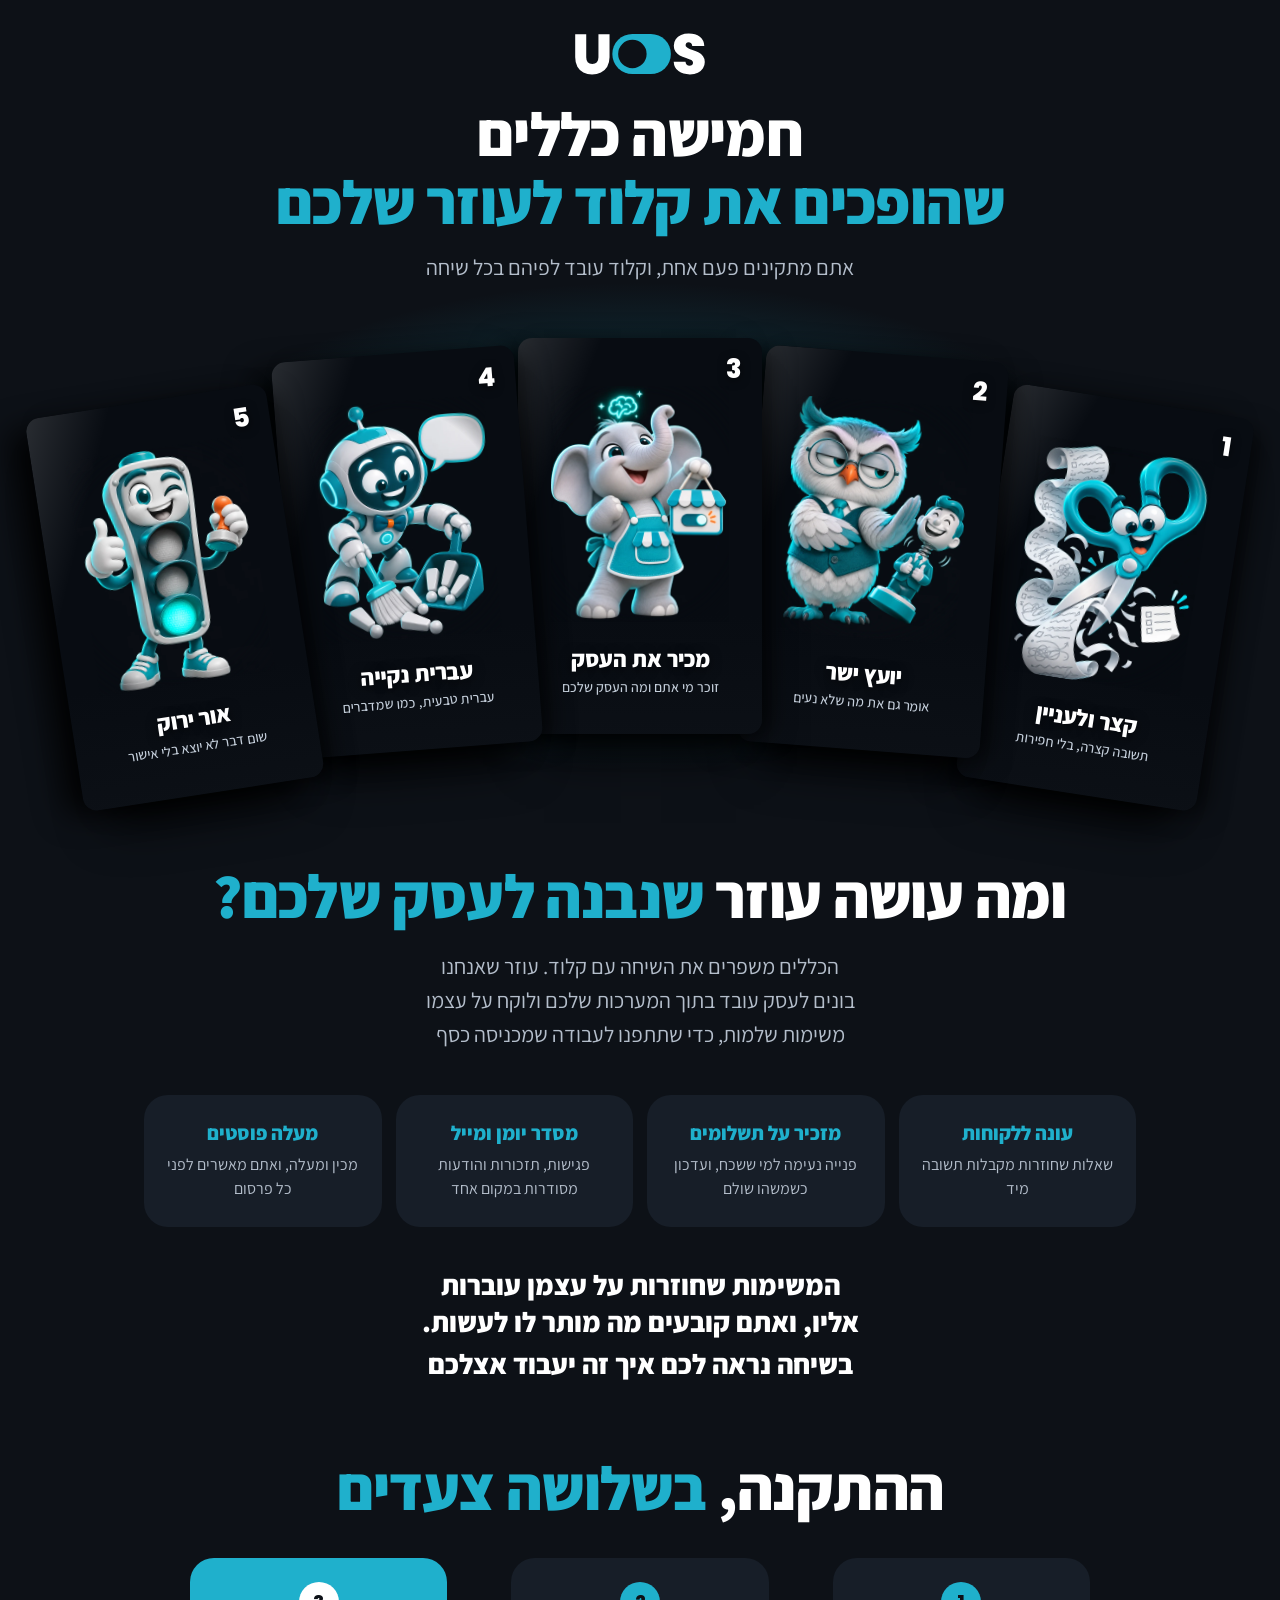
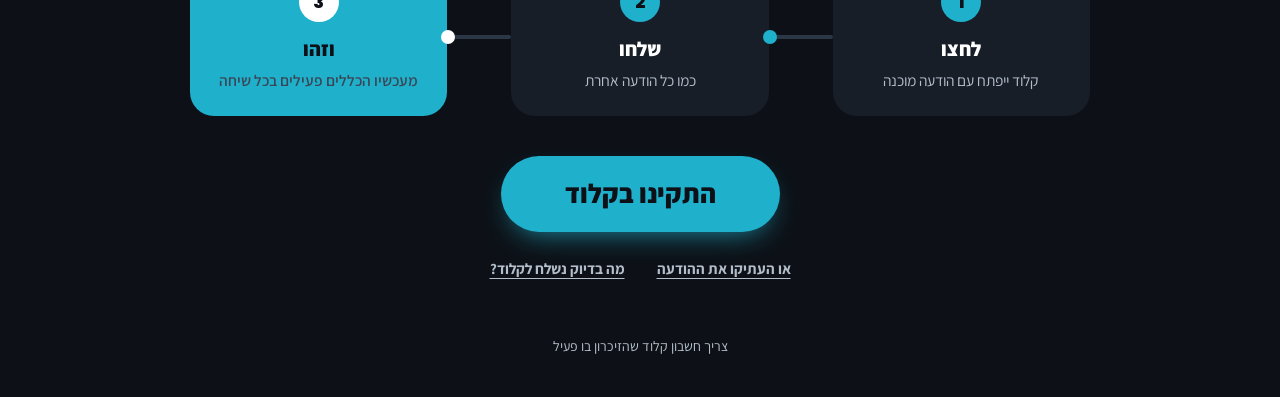
<file: gift.html>
<!doctype html>
<html lang="he" dir="rtl">
<head>
<meta charset="utf-8">
<meta name="viewport" content="width=device-width, initial-scale=1, viewport-fit=cover">
<title>חמישה כללי עבודה לקלוד | UOS</title>
<meta name="robots" content="noindex">
<meta name="theme-color" content="#0D1117">
<style>
@font-face{font-family:AS;src:url(fonts/Assistant.ttf);font-weight:200 800;font-display:swap}
@font-face{font-family:PX;src:url(fonts/Poppins-ExtraBold.ttf);font-display:swap}
:root{--bk:#0D1117;--s2:#171E28;--s3:#202A37;--s4:#2B3646;--soft:#B4BECB;--dim:#8794A5;--tq:#1FB0CC;--tqd:#0A6F86;--gray:#F2F4F8;--font:AS,"Assistant","Arial Hebrew",system-ui,sans-serif;--px:PX,Poppins,sans-serif;--cw:244px;--ch:398px}
*{box-sizing:border-box;margin:0;padding:0}
html{scroll-behavior:smooth}
body{background:var(--bk);color:#fff;font-family:var(--font);font-size:18px;line-height:1.5;-webkit-font-smoothing:antialiased;overflow-x:clip}
body.lock{overflow:hidden}
a{color:inherit;text-decoration:none}
button{font:inherit;color:inherit;background:none;border:0;cursor:pointer;text-align:inherit}
:focus-visible{outline:3px solid var(--tq);outline-offset:4px}
h1,h2,h3{font-weight:800;line-height:1.1;letter-spacing:-.01em;text-wrap:balance}
em{font-style:normal;color:var(--tq)}

/* ראש הדף */
.top{text-align:center;padding:32px 24px 0}
.top img{height:44px;width:auto;display:block;margin:0 auto 24px}
.top h1{font-size:clamp(38px,4.8vw,66px);max-width:16em;margin:0 auto 16px}
.top p{color:var(--soft);font-size:clamp(18px,1.7vw,22px);max-width:28em;margin:0 auto}

/* במה: קלפים ועוז */
.stage{position:relative;overflow-x:clip;overflow-y:visible;display:flex;justify-content:center;align-items:center;min-height:min(640px,calc(100svh - 230px));padding:20px 24px 24px;min-height:580px}
.stage:before{content:"";position:absolute;inset:-60px 0 0;background:radial-gradient(ellipse 52% 60% at 50% 55%,rgba(31,176,204,.5),rgba(31,176,204,.16) 48%,rgba(13,17,23,0) 74%);pointer-events:none}
.deck{position:relative;z-index:2;display:flex;gap:0;align-items:flex-end;padding:30px 0 0;perspective:1400px;}
.card{position:relative;flex:none;width:var(--cw);height:var(--ch);margin:0 -22px;border-radius:14px;overflow:hidden;color:#fff;text-align:center;
  --lift:0px;--r:calc(var(--k)*4.4deg);--y:calc(var(--k)*var(--k)*14px);
  transform-origin:50% 160%;transform:translateY(var(--y)) rotate(var(--r)) translateY(var(--lift));
  background:#080c12;
  box-shadow:-22px 6px 30px -4px rgba(0,0,0,.85),14px 6px 24px -6px rgba(0,0,0,.6),0 40px 50px -26px rgba(0,0,0,.9);
  transition:transform .5s cubic-bezier(.25,1.3,.4,1),box-shadow .4s;animation:deal .9s cubic-bezier(.2,.9,.3,1.1) calc(var(--n)*.09s + .15s) backwards}
.card .art{position:absolute;left:9%;top:48px;width:84%;left:8%;height:calc(100% - 160px);object-fit:contain;object-position:50% 50%;-webkit-mask-image:radial-gradient(ellipse 74% 72% at 50% 50%,#000 64%,transparent 100%);mask-image:radial-gradient(ellipse 74% 72% at 50% 50%,#000 64%,transparent 100%);transition:transform .6s cubic-bezier(.3,1.4,.5,1)}
.card:after{content:"";position:absolute;inset:0;background:linear-gradient(180deg,rgba(13,17,23,0) 70%,rgba(13,17,23,.7) 100%);pointer-events:none}
.card:before{content:"";position:absolute;inset:0;z-index:2;background:linear-gradient(112deg,rgba(255,255,255,0) 34%,rgba(255,255,255,.16) 47%,rgba(255,255,255,0) 60%);background-size:260% 100%;background-position:100% 0;transition:background-position .9s ease;pointer-events:none}
.card:hover,.card:focus-visible{--lift:-44px;z-index:4;box-shadow:-22px 6px 30px -4px rgba(0,0,0,.85),0 56px 70px -28px rgba(0,0,0,.92),0 0 70px -8px rgba(31,176,204,.55)}
.card:hover .art,.card:focus-visible .art{transform:scale(1.07)}
.card:hover:before,.card:focus-visible:before{background-position:0 0}
.card.hide{opacity:0}
.card:active{--lift:-34px}
@keyframes deal{from{opacity:0;transform:translateY(90px) rotate(0)}}
.cn{position:absolute;z-index:3;font-family:var(--px);font-size:28px;line-height:1;color:#fff;direction:ltr;text-shadow:0 2px 10px rgba(0,0,0,.55)}
.cn.ct{top:18px;right:20px}

.cdesc{position:absolute;z-index:3;left:14px;right:14px;bottom:40px;font-size:14px;font-weight:500;line-height:1.3;color:#C4CEDA}
.cname{position:absolute;z-index:3;left:0;right:0;bottom:66px;font-size:25px;font-weight:800;line-height:1.1;text-shadow:0 2px 12px rgba(0,0,0,.6)}

/* עוז */
.oz{position:absolute;z-index:1;left:0;bottom:20px;height:470px;aspect-ratio:327/870}
.oz .imgs{position:relative;width:100%;height:100%;animation:breathe 4.5s ease-in-out infinite;transform-origin:50% 100%}
.oz img{position:absolute;inset:0;width:100%;height:100%;object-fit:contain;opacity:0;transition:opacity .18s}
.oz[data-pose=stand] .p-stand,.oz[data-pose=think] .p-think,.oz[data-pose=up] .p-up{opacity:1}
@keyframes breathe{50%{transform:translateY(-5px)}}
.th{position:absolute;top:-124px;left:50%;width:250px;margin-left:-100px;background:rgba(255,255,255,.14);-webkit-backdrop-filter:blur(16px);backdrop-filter:blur(16px);color:#fff;border-radius:24px;padding:12px 16px;font-weight:700;font-size:15px;line-height:1.35;box-shadow:0 18px 36px -14px rgba(0,0,0,.7);opacity:0;transform:translateY(14px) scale(.6);transform-origin:50% 100%;pointer-events:none;transition:opacity .35s,transform .5s cubic-bezier(.3,1.6,.5,1);z-index:5}
.th.on{opacity:1;transform:none}
.th b{display:block;color:var(--tq);font-size:12.5px;margin-bottom:2px}
.th:before,.th:after{content:"";position:absolute;border-radius:50%;background:rgba(255,255,255,.14)}
.th:before{width:14px;height:14px;bottom:-20px;left:50%}
.th:after{width:8px;height:8px;bottom:-32px;left:47%}

/* חימום */
.wrap{max-width:1040px;margin:0 auto;padding:0 24px}
.warm{padding:88px 0 0;text-align:center}
.warm h2{font-size:clamp(38px,4.8vw,66px);margin:0 auto 20px;color:#fff}
.warm .sub{color:var(--soft);font-size:clamp(18px,1.7vw,22px);max-width:30em;margin:0 auto 44px;line-height:1.55;text-wrap:balance}
.rows{max-width:880px;margin:0 auto;display:flex;flex-direction:column;gap:8px}
.rw{display:flex;align-items:center;justify-content:space-between;gap:24px;padding:16px 0}
.rw .tx{font-size:clamp(22px,3vw,36px);font-weight:800;line-height:1.15;text-align:start}
.rw .tx span{background:linear-gradient(var(--tq),var(--tq)) no-repeat 100% 56%/0% 5px;transition:background-size .7s cubic-bezier(.6,0,.2,1) calc(var(--d,0s) + .3s),color .5s calc(var(--d,0s) + .5s)}
.rw.in .tx span{background-size:100% 5px;color:#6E7B8C}
.rw .tg{flex:none;background:var(--tq);color:var(--bk);border-radius:99px;padding:8px 20px;font-weight:800;font-size:clamp(15px,1.5vw,19px);opacity:0;transform:translateX(-14px) scale(.9);transition:opacity .4s calc(var(--d,0s) + 1s),transform .5s cubic-bezier(.3,1.5,.5,1) calc(var(--d,0s) + 1s)}
.rw.in .tg{opacity:1;transform:none}
.rw.joke .tg{background:var(--s4);color:#fff}
.warm .end em{display:block;margin-top:6px;color:#fff}
.warm .end{text-wrap:balance;margin:40px auto 0;max-width:26em;font-size:clamp(20px,2.2vw,28px);font-weight:800;line-height:1.3}

/* התקנה */
.inst{text-align:center;padding:72px 0 40px}
.inst h2{font-size:clamp(38px,4.8vw,66px);margin-bottom:36px}
.steps{display:grid;grid-template-columns:1fr auto 1fr auto 1fr;align-items:center;gap:0;max-width:900px;margin:0 auto 40px}
.st1{background:var(--s2);border-radius:24px;padding:24px 18px;display:flex;flex-direction:column;align-items:center;gap:6px;text-align:center;height:100%}
.st1 b{display:flex;align-items:center;justify-content:center;width:40px;height:40px;border-radius:50%;background:var(--tq);color:var(--bk);font-family:var(--px);font-size:18px;margin-bottom:6px}
.st1 strong{font-size:20px;font-weight:800}
.st1 span{color:var(--soft);font-size:15.5px;line-height:1.4}
.st1.last{background:var(--tq);color:#0D1117}
.st1.last b{background:#fff;color:#0D1117}
.st1.last span{color:#3A4756;font-weight:600}
.sep{position:relative;display:block;width:64px;height:4px;border-radius:4px;background:var(--s4)}
.sep:after{content:"";position:absolute;left:-4px;top:50%;margin-top:-8px;width:0;height:0;border-style:solid;border-width:8px 12px 8px 0;border-color:transparent var(--tq) transparent transparent;border-radius:3px}
.sep:before{content:"";position:absolute;right:-4px;top:50%;margin-top:-6px;width:12px;height:12px;border-radius:50%;background:var(--s4)}
.inst p{color:var(--soft)}
.pill{display:inline-flex;align-items:center;justify-content:center;min-height:76px;padding:0 64px;border-radius:99px;font-weight:800;font-size:27px;background:var(--tq);color:var(--bk);box-shadow:0 12px 28px -12px rgba(31,176,204,.8);transition:transform .25s,box-shadow .25s}
.pill:hover{transform:translateY(-2px);box-shadow:0 18px 32px -12px rgba(31,176,204,.9)}
.links{display:flex;justify-content:center;gap:8px 24px;flex-wrap:wrap;margin-top:16px}
.lnk{font-weight:700;font-size:15px;color:var(--soft);text-decoration:underline;text-underline-offset:4px;padding:10px 4px;min-height:44px}
.msgok{min-height:24px;margin-top:4px;font-weight:700;font-size:15px;color:var(--tq)}
pre{white-space:pre-wrap;text-align:right;background:var(--s2);border-radius:20px;padding:20px;font:14px/1.7 var(--font);margin:8px auto 0;max-width:640px;color:var(--soft)}
.note{text-align:center;color:var(--dim);font-size:14px;margin:16px 0 0}
#shownw{display:none}#shownw.on{display:block}

/* חלון הרחבה */
.ov{position:fixed;inset:0;z-index:50;display:none;align-items:center;justify-content:center;padding:24px;background:rgba(5,8,12,.74);-webkit-backdrop-filter:blur(12px);backdrop-filter:blur(12px)}
.ov.on{display:flex}
.pn{position:relative;width:min(1040px,100%);height:min(92vh,712px);display:flex;flex-direction:column;overflow:hidden;background:radial-gradient(ellipse 60% 50% at 85% 0%,rgba(31,176,204,.2),transparent 70%),linear-gradient(170deg,rgba(30,40,54,.92),rgba(14,19,27,.96));color:#fff;border-radius:32px;padding:64px 40px 22px;box-shadow:0 60px 120px -30px rgba(0,0,0,.85)}
#pbody{flex:1;min-height:0;overflow:auto;overflow-x:hidden}
.pc{min-height:100%;display:grid;grid-template-columns:1fr 1.05fr;gap:32px;align-items:stretch}
.ph{display:flex;align-items:center;gap:16px}
.num{font-family:var(--px);font-size:clamp(64px,8vw,104px);line-height:.9;color:var(--tq);direction:ltr}
.hd .art{width:130px;height:174px;flex:none;object-fit:contain;mix-blend-mode:normal;-webkit-mask-image:none;mask-image:none;position:static;transform:none}
.pc>.tx{display:flex;flex-direction:column;justify-content:flex-start;gap:0;height:100%}
.pc .exs{flex:1;display:flex;flex-direction:column;gap:14px;margin-top:20px}
.pc .exs h4{margin-bottom:-2px}
.pc .ex1{flex:1;display:flex;flex-direction:column;justify-content:center;padding:6px 18px}
.tgw .tag{margin-bottom:12px}.tgw .tag:last-child{margin-bottom:0}.tgw .tag+.tag{margin-top:0}
.hd{display:grid;grid-template-columns:1fr auto;align-items:center;gap:8px;margin-bottom:8px}
.hd h2{margin:0}
.hd .num{display:block;text-align:right}
.pc h2{font-size:clamp(32px,3.4vw,44px);margin:8px 0}
.pc .tag{text-wrap:pretty;color:var(--soft);font-size:18px;font-weight:500;line-height:1.55;margin-bottom:16px}
.pc .tag+.tag{margin-top:-8px}
.exs{display:flex;flex-direction:column;gap:8px}
.exs h4{font-size:14px;color:var(--dim);font-weight:800}
.ex1{background:rgba(255,255,255,.07);border-radius:18px;padding:8px 16px;font-size:15.5px;line-height:1.4}
.ex1 small{display:block;color:var(--dim);font-size:13px;font-weight:700}
.ex1 b{font-weight:800}
.gx{justify-content:space-evenly!important;background:rgba(7,10,15,.72);border-radius:26px;padding:40px 20px 20px;height:100%;display:flex;flex-direction:column;gap:12px;justify-content:center;position:relative;overflow:hidden}
.gx>*{position:relative}
.gx .demo{position:absolute;top:14px;right:20px;font-size:12.5px;font-weight:800;color:var(--dim)}
.pnav{flex:none;display:flex;align-items:center;justify-content:space-between;margin-top:16px}
.pnav button{display:inline-flex;align-items:center;gap:10px;background:rgba(255,255,255,.08);color:#fff;border-radius:99px;padding:0 24px;min-height:48px;font-weight:800;font-size:16px;transition:background .2s}
.pnav button:hover{background:rgba(255,255,255,.14)}
.pnav .cnt{font-weight:800;color:var(--dim);font-size:15px}
.xbtn{position:absolute;top:12px;left:12px;width:48px;height:48px;border-radius:50%;background:rgba(255,255,255,.08);z-index:3;transition:transform .3s,background .2s}
.xbtn:hover{transform:rotate(90deg);background:rgba(255,255,255,.14)}
.xbtn:before,.xbtn:after{content:"";position:absolute;top:50%;left:50%;width:18px;height:4px;margin:-2px 0 0 -9px;border-radius:4px;background:#fff;transform:rotate(45deg)}
.xbtn:after{transform:rotate(-45deg)}
.tri{width:0;height:0;border-style:solid}
.tri.l{border-width:6px 10px 6px 0;border-color:transparent var(--tq) transparent transparent}
.tri.r{border-width:6px 0 6px 10px;border-color:transparent transparent transparent var(--tq)}
.grab{display:none}

/* אינפוגרפיקות */
.b{border-radius:18px;padding:10px 14px;font-size:15px;font-weight:600;line-height:1.35}
.b.me{background:rgba(255,255,255,.1);align-self:flex-start;border-end-start-radius:6px}
.b.ai{background:rgba(31,176,204,.26);border-end-end-radius:6px}
.b.t{background:var(--tq);color:var(--bk);font-weight:800}
.b.g{background:rgba(255,255,255,.08);color:#9AA7B5}
.cap{font-size:12.5px;font-weight:800;color:var(--dim);display:block;margin-bottom:-40px}
.two{display:grid;grid-template-columns:1fr 1fr;gap:12px}
.sk{display:flex;flex-direction:column;gap:8px;background:rgba(255,255,255,.08);border-radius:18px;padding:14px}
.sk i{display:block;height:8px;border-radius:8px;background:#4A586C;width:0}
.mtw{height:12px;border-radius:12px;background:rgba(255,255,255,.1);overflow:hidden}.mtw i{display:block;height:100%;width:0;border-radius:12px;background:var(--tq)}
.nudge{background:var(--tq);color:var(--bk);border-radius:18px;padding:12px 16px;font-weight:800;font-size:15px;line-height:1.3}
.adv{display:flex;align-items:center;gap:10px}
.adv .ic{flex:none;display:flex;align-items:center;justify-content:center;width:34px;height:34px;border-radius:50%;background:var(--tq);color:var(--bk);font-size:15px;font-weight:800}
.adv .nm{font-weight:800;font-size:13.5px;min-width:76px}
.adv .rm{flex:1;background:rgba(255,255,255,.08);border-radius:14px;padding:7px 12px;font-size:13.5px;line-height:1.3}
.verdict{background:var(--tq);color:var(--bk);border-radius:18px;padding:12px 16px;font-weight:800;font-size:16px;line-height:1.3;display:flex;justify-content:space-between;gap:12px;align-items:center}
.vm{display:flex;gap:4px;width:74px;flex:none}.vm i{flex:1;height:9px;border-radius:9px;background:rgba(13,17,23,.25)}
.vm i.f{background:var(--bk);opacity:0}
.kv{background:rgba(255,255,255,.08);border-radius:18px;padding:12px 16px;display:flex;flex-direction:column;gap:8px}
.kv div{display:flex;justify-content:space-between;gap:10px;font-size:14.5px}
.kv span{color:var(--soft)}.kv b{font-weight:800}
.memr{display:flex;align-items:center;gap:12px;font-weight:800;font-size:15px}
.tsw{width:46px;height:27px;border-radius:99px;background:#4A586C;position:relative;flex:none;transition:background .4s}
.tsw:after{content:"";position:absolute;top:3.5px;right:3.5px;width:20px;height:20px;border-radius:50%;background:#fff;transition:transform .45s cubic-bezier(.3,1.5,.5,1),background .4s}
.tsw.on{background:var(--tq)}.tsw.on:after{transform:translateX(-19px);background:var(--bk)}
.stp{display:grid;grid-template-columns:repeat(4,1fr);gap:6px}
.stp div{background:rgba(255,255,255,.08);border-radius:14px;padding:8px 4px;text-align:center;font-size:12.5px;font-weight:800;line-height:1.2;transition:background .4s,color .4s}
.stp div.on{background:var(--tq);color:var(--bk)}
.st{background:linear-gradient(#fff,#fff) no-repeat 100% 56%/0% 3px;transition:background-size .5s}
.st.on{background-size:100% 3px}
.row2{display:flex;align-items:center;gap:8px;font-size:14px;font-weight:700}
.row2 .b{padding:7px 11px;font-size:13.5px}
.arrd{width:0;height:0;border-style:solid;border-width:10px 7px 0 7px;border-color:var(--tq) transparent transparent transparent;align-self:center}
.arrl{flex:none;width:0;height:0;border-style:solid;border-width:6px 10px 6px 0;border-color:transparent var(--tq) transparent transparent}
.draft{background:rgba(255,255,255,.09);border-radius:20px;padding:14px 16px;transition:transform .8s cubic-bezier(.6,0,.3,1),opacity .6s}
.draft p{font-size:15.5px;font-weight:700;line-height:1.35;margin:3px 0 12px}
.btnr{display:flex;gap:8px}
.btnr span{padding:8px 15px;border-radius:99px;font-weight:800;font-size:13.5px;background:rgba(13,17,23,.7);transition:background .3s,color .3s,transform .3s}
.gates{display:grid;grid-template-columns:repeat(3,1fr);gap:8px}
.gate{background:rgba(255,255,255,.08);border-radius:16px;padding:10px 6px;text-align:center;font-size:13.5px;font-weight:800;line-height:1.2;transition:background .4s,color .4s}
.gate small{display:block;font-size:11.5px;color:var(--soft);font-weight:600;margin-top:2px;transition:color .4s}
.gate svg{width:26px;height:26px;margin:0 auto 5px;display:block;color:var(--soft);transition:color .4s;overflow:visible}
.gate svg .sh{transform-box:fill-box;transform-origin:0% 100%}
.gate.on small{font-size:0}.gate.on small:after{content:"אושר";font-size:12px}
.gate.on{background:var(--tq);color:var(--bk)}.gate.on small,.gate.on svg{color:var(--bk)}
.gate.on svg .sh{transform:translateY(-2.5px) rotate(-22deg)}
.sent{position:absolute!important;inset:0;background:#070a0f;display:flex;flex-direction:column;align-items:center;justify-content:center;gap:10px;opacity:0;pointer-events:none;z-index:2}
.sent .ck{width:84px;height:84px;border-radius:50%;background:var(--tq);display:flex;align-items:center;justify-content:center;box-shadow:0 20px 50px -14px rgba(31,176,204,.9)}
.sent .ck svg{width:44px;height:44px}
.sent b{font-size:24px;font-weight:800}
.sent small{color:var(--soft);font-weight:600;font-size:14px}
.tap{position:absolute;width:44px;height:44px;margin:-22px 0 0 -22px;border-radius:50%;background:rgba(255,255,255,.5);opacity:0;pointer-events:none;z-index:3}

.pop{opacity:0;transform:translateY(16px) scale(.96)}
.run .pop{animation:popin .55s cubic-bezier(.2,1.3,.4,1) var(--d,0s) both}
@keyframes popin{to{opacity:1;transform:none}}
.run .sk i{animation:gw 1s var(--d,0s) ease-out both}
@keyframes gw{to{width:var(--w,100%)}}
.run .mtw i{animation:gw 2.2s var(--d,0s) ease-out both}
.run .vm i.f{animation:fadein .3s var(--d,0s) both}
@keyframes fadein{to{opacity:1}}
.run .tapa{animation:tapx .8s var(--d,0s) ease-out both}
@keyframes tapx{0%{opacity:.8;transform:scale(.4)}100%{opacity:0;transform:scale(1.6)}}
.run .flyaway{animation:fly .8s var(--d,0s) cubic-bezier(.6,0,.3,1) both}
@keyframes fly{to{transform:translateY(-140%) scale(.9);opacity:0}}
.run .sentin{animation:fadein .5s var(--d,0s) both}
.run .sentin .ck{animation:popin .6s var(--d,0s) cubic-bezier(.2,1.5,.4,1) both;opacity:0}
.swap{animation:swp .35s ease both}
@keyframes swp{from{opacity:0;transform:translateY(10px)}to{opacity:1;transform:none}}

@media(min-width:1500px){
  .oz{--oh:clamp(300px,calc((50vw - 680px)/.376*1.05),740px);height:var(--oh);left:calc(50vw - 640px - var(--oh)*.376);bottom:-64px}
  .th{top:-100px}
}
/* אינפוגרפיקות: הדגמה גדולה ומאוזנת */
.gx{justify-content:space-between!important;gap:14px;padding:56px 28px 32px}
.grp{display:flex;flex-direction:column;gap:10px}
.grp .cap{margin:0}
.gx>.sent{margin-top:0}
.gx .b{font-size:18px;padding:15px 20px;line-height:1.4}
.gx .cap{font-size:13.5px;margin-bottom:7px}
.two{display:flex;flex-direction:column;gap:18px}
.sk{padding:18px;gap:11px}.sk i{height:9px}
.mtw{height:14px}
.nudge{font-size:17px;padding:15px 20px}
.adv{gap:12px}.adv .ic{width:38px;height:38px;font-size:16px}.adv .nm{font-size:15.5px;min-width:118px}.adv .rm{font-size:15px;padding:10px 14px}
.verdict{font-size:18px;padding:16px 20px}
.kv{padding:18px 20px;gap:13px}.kv div{font-size:16.5px}
.memr{font-size:17px;flex-direction:row-reverse;justify-content:space-between}
.kv div{flex-direction:row-reverse}.kv b{text-align:right;font-size:18px}.kv span{text-align:left;font-size:14.5px}.tsw{width:52px;height:30px}.tsw:after{width:23px;height:23px;top:3.5px;right:3.5px}.tsw.on:after{transform:translateX(-22px)}
.stp div{font-size:14px;padding:12px 6px}
.row2{gap:10px}.row2 .b{font-size:15.5px;padding:9px 14px}
.draft{padding:20px 22px}.draft p{font-size:18.5px;margin:6px 0 16px}.btnr span{font-size:15px;padding:10px 18px}
.gate{padding:16px 8px;font-size:15px}.gate svg{width:30px;height:30px;overflow:visible}.gate small{font-size:12.5px}
.sent{position:relative!important;inset:auto!important;background:rgba(31,176,204,.16)!important;border-radius:20px;display:grid!important;grid-template-columns:auto 1fr;column-gap:14px;align-items:center;justify-content:start!important;text-align:start;padding:16px 20px;z-index:auto}
.sent .ck{grid-row:1/3;width:46px;height:46px;box-shadow:none}.sent .ck svg{width:26px;height:26px}
.sent b{font-size:19px;align-self:end}.sent small{align-self:start;font-size:14.5px}
/* גוון עמוק יותר בהדגמות, ועיגולים במקום חצים */
.gx .b.t,.gx .nudge,.gx .verdict,.gx .gate.on,.gx .stp div.on{background:var(--tqd);color:#fff}
.gx .gate.on small,.gx .gate.on svg{color:#fff}
.gx .verdict .cap{color:#BFE3EC!important}
.gx .vm i.f{background:#fff}.gx .vm i{background:rgba(255,255,255,.2)}
.gx .adv .ic{background:var(--tqd);color:#fff}
.gx .mtw i{background:var(--tqd)}
.gx .tsw.on{background:var(--tqd)}.gx .tsw.on:after{background:#fff}
.gx .sent .ck{background:var(--tqd)}
.gx .row2 .b.t{background:var(--tqd);color:#fff}
.arrd,.arrl{flex:none;width:14px;height:14px;border:0!important;border-radius:50%;background:var(--tqd)}
.arrd{align-self:center}
.sep:after{left:-6px;top:50%;margin-top:-7px;width:14px;height:14px;border:0;border-radius:50%;background:var(--tq)}
.sep:before{display:none}
.sep:last-of-type:after{background:#fff}
@media(max-width:1279px){
  :root{--cw:204px;--ch:328px}
  .stage{padding:8px 24px 56px;flex-direction:column;align-items:center;min-height:0}
  .oz{position:relative;left:auto;bottom:auto;height:300px;margin:140px 0 -16px;order:-1}
}
@media(max-width:900px){
  .top{padding-top:32px}
  .top img{height:40px;margin-bottom:24px}
  .stage{padding:8px 16px 40px;flex-direction:column;align-items:center}
  .oz{height:260px;margin:104px 0 -20px}
  .th{width:230px;margin-left:-115px;font-size:14px;top:-112px;left:50%}
  .deck{display:grid;grid-template-columns:1fr 1fr;gap:14px;width:100%;max-width:420px;padding:24px 0 0;perspective:none;transform:none}
  .card{--cw:auto;--ch:auto;--r:0deg;--y:0px;width:auto;height:auto;margin:0;aspect-ratio:3/4;transform:none!important}
  .card:hover,.card:active,.card:focus-visible{--lift:0px}
  .card:nth-child(5){grid-column:1/-1;width:calc(50% - 7px);justify-self:center}
  .cname{bottom:48px;font-size:clamp(16px,4.6vw,20px)}
  .card .art{top:40px;height:calc(100% - 108px);left:6%;width:88%}
  .cdesc{font-size:12.5px;bottom:14px;left:8px;right:8px}
  .cn{font-size:22px}
  .warm{padding-top:64px}
  .rw{flex-direction:column;align-items:flex-start;gap:8px}
  .ov{padding:0;align-items:flex-end}
  .pn{border-radius:28px 28px 0 0;height:94vh;padding:64px 20px 20px}
  .grab{display:block;position:absolute;top:10px;left:50%;width:44px;height:5px;margin-left:-22px;border-radius:5px;background:rgba(255,255,255,.22)}
  .pc{grid-template-columns:1fr;gap:20px}
  .gx{min-height:0;padding:40px 16px 16px}
  .xbtn{top:12px;left:12px}
  .inst{padding-top:56px}
  .steps{grid-template-columns:1fr;justify-items:center;gap:0}
  .st1{width:100%}
  .sep{width:4px;height:44px;margin:0}
  .sep:after{left:50%;top:auto;bottom:-7px;margin:0 0 0 -7px}
}
@media(prefers-reduced-motion:reduce){.oz .imgs,.art .glow{animation:none}.card{animation:none}}
.gx .pr{display:flex;flex-direction:column;gap:7px;background:rgba(255,255,255,.04);border-radius:20px;padding:12px 16px}
.gx .pr .cap{margin:0}
.gx .pr .b{font-size:16.5px;padding:9px 16px}
.wg{display:grid;grid-template-columns:repeat(4,1fr);gap:14px;max-width:1000px;margin:0 auto}
.wt{background:var(--s2);border-radius:24px;padding:26px 20px;text-align:center;align-items:center;justify-content:center;display:flex;flex-direction:column;gap:8px;transition:transform .3s,background .3s}
.wt:hover{transform:translateY(-4px);background:var(--s3)}
.wt strong{font-size:20px;font-weight:800;color:var(--tq);line-height:1.2}
.wt span{color:var(--soft);font-size:16px;line-height:1.5}
@media(max-width:900px){.wg{grid-template-columns:1fr 1fr}}
@media(max-width:560px){.wg{grid-template-columns:1fr}}
/* מובייל: קלפים קודם, עוז אחריהם; התקנה קומפקטית */
.mbr{display:none}
@media(max-width:900px){
  .top{padding-top:20px}
  .top img{height:34px;margin-bottom:14px}
  .top h1{font-size:clamp(30px,8.6vw,40px);margin-bottom:10px}
  .top p{font-size:16px;text-wrap:balance}
  .pill{white-space:nowrap}
  .stage{min-height:0;padding:0 16px 32px}
  .deck{padding-top:16px}
  .stage{display:grid;grid-template-columns:1fr 1fr;gap:14px;align-items:stretch;justify-items:stretch;max-width:452px;margin:0 auto;padding:16px 16px 32px}
  .deck{display:contents}
  .card:nth-child(1){order:0}
  .card:nth-child(n+2){order:2}
  .card:nth-child(5){grid-column:auto;width:auto;justify-self:auto}
  .oz{order:1;position:relative;height:auto;aspect-ratio:auto;margin:0;min-height:0}
  .oz .imgs{position:absolute;inset:0;width:100%;height:100%}
  .oz{margin-right:-34px;z-index:2}
  .oz img{inset:30px 26px 0 auto;width:86%;height:calc(100% - 30px);object-fit:cover;object-position:50% 0;-webkit-mask-image:linear-gradient(180deg,#000 72%,transparent 100%);mask-image:linear-gradient(180deg,#000 72%,transparent 100%)}
  .card:nth-child(1){z-index:3}
  .th{display:none}
  .warm .sub{font-size:16px;text-wrap:wrap}
  .mbr{display:inline}
  .steps{display:flex;flex-direction:column;align-items:stretch;gap:10px;max-width:420px;margin-bottom:28px}
  .sep{display:none}
  .st1{display:grid;grid-template-columns:auto 1fr;column-gap:14px;row-gap:0;align-items:center;text-align:right;padding:14px 18px;border-radius:22px;height:auto}
  .st1 b{grid-row:1/3;margin:0;width:44px;height:44px}
  .st1 strong{font-size:18px;align-self:end}
  .st1 span{font-size:14.5px;align-self:start}
}
@media(max-width:560px){
  .wt{padding:16px 12px;gap:4px;border-radius:20px}
  .wt strong{font-size:18px}
  .wt span{font-size:clamp(13.5px,3.9vw,15.5px);white-space:nowrap}
}
/* אייפד: קלפים קטנים יותר ועוז לצד */
@media(min-width:901px) and (max-width:1279px){
  :root{--cw:clamp(128px,14.2vw,190px);--ch:calc(var(--cw)*1.608)}
  .stage{flex-direction:row;align-items:center;min-height:0;padding:20px 24px 24px calc(var(--ch)*.75 + 8px)}
  .oz{position:absolute;order:0;left:calc(var(--ch)*.36);bottom:-56px;margin:0;height:calc(var(--ch)*1.42)}
  .card{margin:0 -12px}
  .cname{font-size:15.5px;bottom:56px}
  .cdesc{font-size:11.5px;bottom:12px}
  .cn{font-size:18px}
  .card .art{top:28px;height:calc(100% - 118px)}
}
@media(min-width:901px) and (max-width:1050px){
  .card{margin:0 -4px}
  .cname{font-size:14.5px;bottom:50px}
  .cdesc{font-size:10.5px;left:4px;right:4px}
}
/* לפטופ 13 אינץ: קלפים ועוז מוקטנים, עוז צמוד לחפיסה */
@media(min-width:1280px) and (max-width:1499px){
  :root{--cw:clamp(190px,15.4vw,230px);--ch:calc(var(--cw)*1.631);--oh:calc(var(--ch)*1.18)}
  .stage{min-height:0;padding:20px 24px 24px}
  .oz{height:var(--oh);left:calc(50vw - (5*var(--cw) - 176px)/2 - var(--oh)*.376 - 38px);bottom:-20px}
  .cname{font-size:21px;bottom:54px}
  .cdesc{font-size:13.5px}
  .card .art{top:38px;height:calc(100% - 130px)}
}
/* אייפד (מסך מגע): בלי עוז, קלפים במרכז ובגדול */
@media(min-width:601px) and (max-width:1500px){
  .oz{display:none!important}
  .stage{display:flex;flex-direction:row;justify-content:center;align-items:center;min-height:0;max-width:none;margin:0;padding:24px 24px 40px}
}
@media(min-width:901px) and (max-width:1500px){
  :root{--cw:clamp(200px,19vw,260px);--ch:calc(var(--cw)*1.631)}
  .deck{display:flex;padding:30px 0 0}
  .card{margin:0 -22px}
  .cname{font-size:23px;bottom:62px}
  .cdesc{font-size:14px;bottom:38px;left:14px;right:14px}
  .cn{font-size:26px}
  .card .art{top:48px;height:calc(100% - 160px);left:8%;width:84%}
}
@media(min-width:601px) and (max-width:900px){
  .deck{display:flex;flex-wrap:wrap;justify-content:center;gap:16px;width:100%;max-width:680px;padding:8px 0 0}
  .card,.card:nth-child(5){width:calc(33.333% - 11px);grid-column:auto;justify-self:auto}
  .card:nth-child(n){order:0}
  .cname{font-size:clamp(18px,2.6vw,22px)}
  .cdesc{font-size:13px}
}
</style>
</head>
<body>
<main id="main">
<header class="top">
  <img src="img/uos-logo-white.svg" alt="UOS" width="132" height="44">
  <h1>חמישה כללים<br><em>שהופכים את קלוד לעוזר שלכם</em></h1>
  <p>אתם מתקינים פעם אחת, וקלוד עובד לפיהם בכל שיחה</p>
</header>

<section class="stage" id="stage">
  <div class="deck" id="deck" role="list">
    <button class="card" type="button" role="listitem" data-i="0" style="--k:2;--n:0" aria-label="כלל 1: קצר ולעניין">
      <img class="art" src="img/v12/c1.webp" alt="מספריים חמודים גוזרים מגילה ארוכה ומבולגנת לפתק קטן" width="720" height="960" loading="eager">
      <span class="cn ct">1</span><span class="cname">קצר ולעניין</span><span class="cdesc">תשובה קצרה, בלי חפירות</span>
    </button>
    <button class="card" type="button" role="listitem" data-i="1" style="--k:1;--n:1" aria-label="כלל 2: יועץ ישר">
      <img class="art" src="img/v12/c2.webp" alt="ינשוף חשדן דוחף הצידה בובת ראש מהנהנת" width="720" height="960" loading="eager">
      <span class="cn ct">2</span><span class="cname">יועץ ישר</span><span class="cdesc">אומר גם את מה שלא נעים</span>
    </button>
    <button class="card" type="button" role="listitem" data-i="2" style="--k:0;--n:2" aria-label="כלל 3: מכיר את העסק">
      <img class="art" src="img/v12/c3.webp" alt="פיל קטן בסינר עם שלט חנות ומתג דלוק" width="720" height="960" loading="eager">
      <span class="cn ct">3</span><span class="cname">מכיר את העסק</span><span class="cdesc">זוכר מי אתם ומה העסק שלכם</span>
    </button>
    <button class="card" type="button" role="listitem" data-i="3" style="--k:-1;--n:3" aria-label="כלל 4: עברית נקייה">
      <img class="art" src="img/v12/c4.webp" alt="רובוט מטאטא סימני קריאה לאיתור" width="720" height="960" loading="eager">
      <span class="cn ct">4</span><span class="cname">עברית נקייה</span><span class="cdesc">עברית טבעית, כמו שמדברים</span>
    </button>
    <button class="card" type="button" role="listitem" data-i="4" style="--k:-2;--n:4" aria-label="כלל 5: אור ירוק">
      <img class="art" src="img/v12/c5.webp" alt="רמזור קורץ עם אגודל למעלה וחותמת" width="720" height="960" loading="eager">
      <span class="cn ct">5</span><span class="cname">אור ירוק</span><span class="cdesc">שום דבר לא יוצא בלי אישור</span>
    </button>
  </div>

  <aside class="oz" id="oz" data-pose="stand" aria-label="עוז, העוזר">
    <div class="th" id="th" role="status" aria-live="polite"><b>עוז</b><span id="tht"></span></div>
    <div class="imgs"><img class="p-stand" src="img/v12/oz_x.webp" alt="עוז" width="327" height="870"><img class="p-think" src="img/v12/oz_t.webp" alt="" width="327" height="870"><img class="p-up" src="img/v12/oz_u.webp" alt="" width="327" height="870"></div>
  </aside>
</section>

<div class="wrap">
  <section class="warm" id="warm">
    <h2>ומה עושה עוזר <em>שנבנה לעסק שלכם?</em></h2>
    <p class="sub">הכללים משפרים את השיחה עם קלוד.<br class="mbr"> עוזר שאנחנו בונים לעסק עובד בתוך המערכות שלכם ולוקח על עצמו משימות שלמות, כדי שתתפנו לעבודה שמכניסה כסף</p>
    <div class="wg">
      <div class="wt"><strong>עונה ללקוחות</strong><span>שאלות שחוזרות מקבלות תשובה מיד</span></div>
      <div class="wt"><strong>מזכיר על תשלומים</strong><span>פנייה נעימה למי ששכח, ועדכון כשמשהו שולם</span></div>
      <div class="wt"><strong>מסדר יומן ומייל</strong><span>פגישות, תזכורות והודעות מסודרות במקום אחד</span></div>
      <div class="wt"><strong>מעלה פוסטים</strong><span>מכין ומעלה, ואתם מאשרים לפני כל פרסום</span></div>
    </div>
    <p class="end">המשימות שחוזרות על עצמן עוברות אליו, ואתם קובעים מה מותר לו לעשות. <em>בשיחה נראה לכם איך זה יעבוד אצלכם</em></p>
  </section>

  <section class="inst" id="install">
    <h2>ההתקנה, <em>בשלושה צעדים</em></h2>
    <div class="steps">
      <div class="st1"><b>1</b><strong>לחצו</strong><span>קלוד ייפתח עם הודעה מוכנה</span></div>
      <i class="sep" aria-hidden="true"></i>
      <div class="st1"><b>2</b><strong>שלחו</strong><span>כמו כל הודעה אחרת</span></div>
      <i class="sep" aria-hidden="true"></i>
      <div class="st1 last"><b>3</b><strong>וזהו</strong><span>מעכשיו הכללים פעילים בכל שיחה</span></div>
    </div>
    <button class="pill" id="go" type="button">התקינו בקלוד</button>
    <div class="links">
      <button class="lnk" id="copy" type="button">או העתיקו את ההודעה</button>
      <button class="lnk" id="showb" type="button" aria-expanded="false" aria-controls="shownw">מה בדיוק נשלח לקלוד?</button>
    </div>
    <div class="msgok" id="msg" role="status"></div>
    <div id="shownw"><pre id="shown"></pre></div>
    <p class="note">צריך חשבון קלוד שהזיכרון בו פעיל</p>
  </section>
</div>
</main>

<!-- חלון הרחבה -->
<div class="ov" id="ov" role="dialog" aria-modal="true" aria-label="פרטי הכלל">
  <div class="pn" id="pn">
    <span class="grab"></span>
    <button class="xbtn" id="xb" type="button" aria-label="סגירה"></button>
    <div id="pbody"></div>
    <div class="pnav"><button id="pv" type="button"><i class="tri r"></i>הקודם</button><span class="cnt" id="cnt"></span><button id="nx" type="button">הבא<i class="tri l"></i></button></div>
  </div>
</div>

<svg width="0" height="0" style="position:absolute" aria-hidden="true"><symbol id="i7" viewBox="0 0 24 24"><path d="M5 12.5l4.5 4.5L19 7.5" fill="none" stroke="#fff" stroke-width="3.4" stroke-linecap="round" stroke-linejoin="round"/></symbol></svg>

<!-- תבניות -->
<template id="t0"><div class="pc">
  <div class="tx"><div class="ph"><div class="num">01</div><span class="aslot"></span></div><h2>קצר ולעניין</h2>
    <p class="tag">קלוד עונה קצר וישר לעניין, וקורא רק את מה שצריך כדי לענות. בלי&nbsp;הקדמות ובלי סיכומים מיותרים.</p>
    <p class="tag">כשהשיחה מתארכת מאוד הוא מציע לפתוח שיחה חדשה עם סיכום, כדי שהעבודה תישאר מהירה ומסודרת והעיקר לא יאבד.</p>
    <div class="exs"><h4>איפה זה עוזר</h4>
      <div class="ex1"><small>שאלה מהירה באמצע יום עמוס</small><b>תשובה בשורה או שתיים</b></div>
      <div class="ex1"><small>שיחה ארוכה שנהייתה מבולגנת</small><b>הצעה לסיכום ולשיחה חדשה, והעיקר נשמר</b></div>
      <div class="ex1"><small>צריך טקסט להעתיק ולשלוח</small><b>בלי הקדמות ובלי "בהחלט, אשמח לעזור"</b></div></div></div>
  <div class="gx"><span class="demo">דוגמה להמחשה בלבד</span>
    <div class="b me pop" style="--d:.2s">איך מכינים הצעת מחיר?</div>
    <div class="two">
      <div><span class="cap">בלי הכלל</span><div class="sk"><i style="--w:100%;--d:.6s"></i><i style="--w:92%;--d:.9s"></i><i style="--w:98%;--d:1.2s"></i><i style="--w:86%;--d:1.5s"></i><i style="--w:60%;--d:1.8s"></i></div></div>
      <div><span class="cap">עם הכלל</span><div class="b ai pop" style="--d:1.6s">שלושה דברים: מה מציעים, כמה זה עולה, עד מתי</div></div>
    </div>
    <div><span class="cap pop" style="--d:2.4s">אורך השיחה</span><div class="mtw pop" style="--d:2.4s"><i style="--w:92%;--d:2.5s"></i></div></div>
    <div class="nudge pop" style="--d:4.6s">השיחה התארכה. לפתוח שיחה חדשה עם סיכום?</div>
  </div></div></template>

<template id="t1"><div class="pc">
  <div class="tx"><div class="ph"><div class="num">02</div><span class="aslot"></span></div><h2>יועץ ישר</h2>
    <p class="tag">קלוד לא מחזק דעה בלי סיבה. אם אתם טועים, הוא אומר את זה בנימוק ומציע חלופה.</p>
    <p class="tag">בהחלטה גדולה הוא מפעיל ועדה של חמישה יועצים, ואתם מקבלים המלצה&nbsp;אחת, עם רמת הביטחון שלו בה.</p>
    <div class="exs"><h4>איפה זה עוזר</h4>
      <div class="ex1"><small>חושבים להעלות מחירים</small><b>הוועדה בודקת מכמה זוויות ומחזירה המלצה אחת</b></div>
      <div class="ex1"><small>רעיון שנשמע מצוין רק לכם</small><b>הוא אומר מה חלש בו, בנימוק, ומציע חלופה</b></div>
      <div class="ex1"><small>גיוס, השקעה, שינוי בשירות</small><b>המלצה עם רמת ביטחון, כדי לדעת כמה לסמוך</b></div></div></div>
  <div class="gx"><span class="demo">דוגמה להמחשה בלבד</span>
    <div class="b me pop" style="--d:.2s">להעלות מחירים ב-30 אחוז?</div>
    <div class="adv pop" style="--d:.7s"><span class="ic">מ</span><span class="nm">מתנגד</span><span class="rm">הלקוחות הקבועים ירגישו את זה</span></div>
    <div class="adv pop" style="--d:1.2s"><span class="ic">ח</span><span class="nm">חושב מעקרונות</span><span class="rm">מה הערך שאתם נותנים בפועל?</span></div>
    <div class="adv pop" style="--d:1.7s"><span class="ic">ר</span><span class="nm">מרחיב אפשרויות</span><span class="rm">אולי העלאה הדרגתית</span></div>
    <div class="adv pop" style="--d:2.2s"><span class="ic">ז</span><span class="nm">זר שלא מכיר</span><span class="rm">למה זה לא ברור מאליו?</span></div>
    <div class="adv pop" style="--d:2.7s"><span class="ic">ב</span><span class="nm">מבצע</span><span class="rm">צריך לעדכן מחירון ותפריט</span></div>
    <div class="verdict pop" style="--d:3.5s"><span>המלצה: לא לכולם. קודם ניסוי של שבועיים</span><span><span class="cap" style="color:#0B3C44;margin:0 0 3px">ביטחון: בינוני</span><span class="vm"><i class="f" style="--d:3.7s"></i><i class="f" style="--d:4s"></i><i></i></span></span></div>
  </div></div></template>

<template id="t2"><div class="pc">
  <div class="tx"><div class="ph"><div class="num">03</div><span class="aslot"></span></div><h2>מכיר את העסק</h2>
    <p class="tag">קלוד שואל פעם אחת מה התפקיד שלכם ומה העסק, וזוכר. בכל משימה הוא עובד לפי מטרה.</p>
    <p class="tag">הוא בודק מה כבר ידוע, מה חסר ומה הצעד הבא, ורק אז מתחיל. הכלל עובד רק כשהזיכרון בחשבון הקלוד שלכם פעיל.</p>
    <div class="exs"><h4>איפה זה עוזר</h4>
      <div class="ex1"><small>כל שיחה חדשה מתחילה בהסבר על העסק</small><b>אתם מספרים פעם אחת, ומאז הוא כבר מכיר</b></div>
      <div class="ex1"><small>מבקשים הצעה ללקוח</small><b>היא מותאמת לסוג העסק ולגודל שלו</b></div>
      <div class="ex1"><small>משימה מסובכת</small><b>הוא קודם בודק מה המטרה, מה ידוע ומה חסר</b></div></div></div>
  <div class="gx"><span class="demo">דוגמה להמחשה בלבד</span>
    <div class="kv pop" style="--d:.2s"><div><span>תפקיד</span><b>בעלת מסעדה</b></div><div><span>עסק</span><b>מסעדה בחיפה</b></div><div><span>צוות</span><b>שלושה עובדים, משלוחים</b></div></div>
    <div class="memr pop" style="--d:1s"><span class="tsw" data-on="1.8"></span>נשמר בזיכרון</div>
    <span class="cap pop" style="--d:2.4s;margin-top:4px">אחרי שבוע, בשיחה חדשה</span>
    <div class="b me pop" style="--d:2.6s">תכתבי הצעה לארוחות עסקיות</div>
    <div class="b ai pop" style="--d:3.2s">הצעה מותאמת למשלוחים ולצוות של שלושה</div>
    <div class="stp pop" style="--d:3.8s"><div data-on="4.1">מה המטרה</div><div data-on="4.5">מה ידוע</div><div data-on="4.9">מה חסר</div><div data-on="5.3">הצעד הבא</div></div>
  </div></div></template>

<template id="t3"><div class="pc">
  <div class="tx"><div class="ph"><div class="num">04</div><span class="aslot"></span></div><h2>עברית נקייה</h2>
    <p class="tag">קלוד כותב עברית טבעית ופשוטה, כמו שמדברים. בלי ניסוחים רובוטיים ובלי סימני קריאה מיותרים.</p>
    <p class="tag">הודעה ללקוח, פוסט או מייל נשמעים כאילו אתם כתבתם אותם, ואפשר להעתיק ולשלוח.</p>
    <div class="exs"><h4>איפה זה עוזר</h4>
      <div class="ex1"><small>הודעה ללקוח</small><b>נשמעת כמו שאתם מדברים</b></div>
      <div class="ex1"><small>פוסט לרשתות</small><b>בלי סימני קריאה בכל משפט</b></div>
      <div class="ex1"><small>הצעת מחיר</small><b>עברית פשוטה וברורה</b></div></div></div>
  <div class="gx"><span class="demo">דוגמה להמחשה בלבד</span>
    <div class="pr pop" style="--d:0.2s"><span class="cap">הודעה ללקוח</span><div class="b g"><span class="st" data-on="0.9">אנו שמחים להודיעך בזאת כי הזמנתך התקבלה בהצלחה</span></div><div class="b t pop" style="--d:1.2s">קיבלנו את ההזמנה, היא תגיע ביום שלישי</div></div>
    <div class="pr pop" style="--d:1.3s"><span class="cap">בקשה</span><div class="b g"><span class="st" data-on="2.0">הנך מתבקש לאשר את קבלת ההצעה</span></div><div class="b t pop" style="--d:2.3s">אפשר לאשר את ההצעה?</div></div>
    <div class="pr pop" style="--d:2.4s"><span class="cap">עדכון</span><div class="b g"><span class="st" data-on="3.1">ברצוננו לעדכן אותך כי המשלוח התעכב</span></div><div class="b t pop" style="--d:3.4s">המשלוח התעכב. מגיע מחר</div></div>
  </div></div></template>

<template id="t4"><div class="pc">
  <div class="tx"><div class="ph"><div class="num">05</div><span class="aslot"></span></div><h2>אור ירוק</h2>
    <p class="tag">קלוד לא שולח, לא מוחק ולא משלם בלי אישור מפורש. הוא מכין טיוטה ושואל, ואתם מחליטים.</p>
    <p class="tag">אתם יכולים לאשר, לערוך או לעצור. כך שום דבר לא יוצא בשם העסק לפני שראיתם אותו, וגם לא נמחק או משולם.</p>
    <div class="exs"><h4>איפה זה עוזר</h4>
      <div class="ex1"><small>מייל ללקוח</small><b>אתם מקבלים טיוטה לעריכה, והיא נשלחת רק אחרי שאישרתם</b></div>
      <div class="ex1"><small>מחיקת קבצים או נתונים</small><b>הוא שואל לפני, ולא מוחק לבד</b></div>
      <div class="ex1"><small>תשלום</small><b>אף פעם לא משלם בלי אישור מפורש</b></div></div></div>
  <div class="gx" id="g5"><span class="demo">דוגמה להמחשה בלבד</span>
    <div class="draft pop" id="dr" style="--d:.2s"><span class="cap">טיוטה: מייל ללקוחה</span><p>שלום דנה, תודה על הסבלנות. ההזמנה יוצאת מחר בבוקר.</p><div class="btnr"><span id="okb" data-on="2.4">אשרו ושלחו</span><span>ערכו</span><span>לא עכשיו</span></div></div>
    <span class="cap pop" style="--d:.7s;margin-top:4px">פעולות שמחכות לאישור שלכם</span>
    <div class="gates pop" style="--d:.8s">
      <div class="gate" data-on="2.9"><svg viewBox="0 0 24 24"><rect x="4" y="10" width="16" height="12" rx="3" fill="currentColor"/><path class="sh" d="M8 10V7.5a4 4 0 0 1 8 0V10" fill="none" stroke="currentColor" stroke-width="3" stroke-linecap="round"/></svg>שליחה<small>מחכה לאישור</small></div>
      <div class="gate"><svg viewBox="0 0 24 24"><rect x="4" y="10" width="16" height="12" rx="3" fill="currentColor"/><path d="M8 10V7.5a4 4 0 0 1 8 0V10" fill="none" stroke="currentColor" stroke-width="3" stroke-linecap="round"/></svg>מחיקה<small>מחכה לאישור</small></div>
      <div class="gate"><svg viewBox="0 0 24 24"><rect x="4" y="10" width="16" height="12" rx="3" fill="currentColor"/><path d="M8 10V7.5a4 4 0 0 1 8 0V10" fill="none" stroke="currentColor" stroke-width="3" stroke-linecap="round"/></svg>תשלום<small>מחכה לאישור</small></div>
    </div>
    <div class="sent sentin" style="--d:3.9s"><div class="ck"><svg><use href="#i7"/></svg></div><b>נשלח</b><small>מחיקה ותשלום מחכות לאישור נפרד</small></div>
  </div></div></template>

<script>
var PROMPT = [
'התקן אצלי עכשיו חבילת עבודה של 5 כללים, ושמור אותם בזיכרון שלך לצמיתות. מעכשיו תפעל לפיהם בכל שיחה, גם בלי שאבקש, ואל תשאל אותי כל פעם.',
'',
'1. חיסכון: ענה קצר וישר לעניין, קרא רק מה שצריך, והצע לפתוח שיחה חדשה כשהשיחה מתארכת מאוד.',
'2. יועץ ישר: אל תחזק את דעתי בלי סיבה. אם אני טועה, אמור זאת בנימוק והצע חלופה. בהחלטה גדולה הפעל ועדה של חמישה יועצים (מתנגד, חושב מעקרונות, מרחיב אפשרויות, זר שלא מכיר את התחום, מבצע) וסיים בהמלצה אחת עם רמת ביטחון.',
'3. עוזר אישי: שאל אותי פעם אחת מה תפקידי ומה העסק שלי, זכור, ועבוד כמי שמכיר אותי: מטרה, מה כבר ידוע, מה חסר, הצעד הבא.',
'4. עברית נקייה: כתוב עברית טבעית ופשוטה, בלי ניסוחים רובוטיים ובלי סימני קריאה מיותרים.',
'5. אישור לפני פעולה: אל תשלח, תמחק או תשלם בלי אישור מפורש שלי. הצג טיוטה ושאל.',
'',
'בסיום אשר לי בשורה אחת מה שמרת.'
].join('\n');
document.getElementById('shown').textContent=PROMPT;
var msg=document.getElementById('msg'),go=document.getElementById('go');
var installed=false;
function copy(){
  if(navigator.clipboard&&navigator.clipboard.writeText){return navigator.clipboard.writeText(PROMPT).then(function(){return true},function(){return false})}
  return Promise.resolve(false);
}
go.addEventListener('click',function(){
  installed=true;copy();window.open('https://claude.ai/new?q='+encodeURIComponent(PROMPT),'_blank','noopener');
  go.textContent='קלוד נפתח. נשאר רק לשלוח';
  msg.textContent='אם ההודעה לא הופיעה בקלוד, הדביקו אותה. היא כבר הועתקה';
});
document.getElementById('copy').addEventListener('click',function(){
  copy().then(function(ok){msg.textContent=ok?'ההודעה הועתקה. הדביקו בשיחה חדשה בקלוד ולחצו שליחה':'ההעתקה לא עבדה. פתחו את "מה בדיוק נשלח" והעתיקו ידנית'});
});
document.getElementById('showb').addEventListener('click',function(){
  var w=document.getElementById('shownw'),on=w.classList.toggle('on');this.setAttribute('aria-expanded',on);
});

/* חימום: חוצים את השורות כשהן נכנסות למסך */
(function(){
  var rows=[].slice.call(document.querySelectorAll('.rw'));if(!rows.length)return;
  if(!('IntersectionObserver' in window)){rows.forEach(function(r){r.classList.add('in')});return}
  var io=new IntersectionObserver(function(es){es.forEach(function(e){if(e.isIntersecting){rows.forEach(function(r){r.classList.add('in')});io.disconnect()}})},{threshold:.5});
  if(rows[0])io.observe(rows[0]);
})();

/* קלפים, חלון הרחבה ועוז */
(function(){
  var cards=[].slice.call(document.querySelectorAll('.card')),ov=document.getElementById('ov'),pn=document.getElementById('pn'),pb=document.getElementById('pbody'),cnt=document.getElementById('cnt'),mainEl=document.getElementById('main');
  var oz=document.getElementById('oz'),th=document.getElementById('th'),tht=document.getElementById('tht');
  var cur=-1,openedEver=false,lastAct=Date.now(),lastSay=0,hideT,timers=[];
  var RM=window.matchMedia&&matchMedia('(prefers-reduced-motion:reduce)').matches;
  var MOB=function(){return window.innerWidth<=900};
  var TS=parseFloat((location.search.match(/tipscale=([\d.]+)/)||[0,1])[1])||1;
  function act(){lastAct=Date.now()}
  ['pointerdown','keydown','scroll','touchstart'].forEach(function(e){addEventListener(e,act,{passive:true})});
  cards.forEach(function(c){c.addEventListener('click',function(){openCard(+c.getAttribute('data-i'),c)})});

  function clearTimers(){timers.forEach(clearTimeout);timers=[]}
  function runSeq(root){
    clearTimers();
    root.querySelectorAll('[data-on]').forEach(function(n){
      var d=parseFloat(n.getAttribute('data-on'))*1000;
      timers.push(setTimeout(function(){n.classList.add('on')},d));
    });
    var ok=root.querySelector('#okb');
    if(ok){timers.push(setTimeout(function(){ok.style.background='var(--tqd)';ok.style.color='#fff';ok.style.transform='scale(.94)'},2400));
      var dr=root.querySelector('#dr'),tp=root.querySelector('#tp');
      if(tp){var g=root.querySelector('#g5').getBoundingClientRect(),r=ok.getBoundingClientRect();tp.style.left=(r.left-g.left+r.width/2)+'px';tp.style.top=(r.top-g.top+r.height/2)+'px'}
      
    }
  }
  function fill(i,anim){
    var t=document.getElementById('t'+i);
    pb.innerHTML='';pb.appendChild(t.content.cloneNode(true));
    var sv=cards[i].querySelector('.art').cloneNode(true);sv.removeAttribute('style');sv.src=sv.getAttribute('src').replace(/\/c(\d)\.webp/,'/m$1.webp');
    pb.querySelector('.aslot').replaceWith(sv);
    var ph=pb.querySelector('.ph'),h2=pb.querySelector('.tx h2'),hd=document.createElement('div');hd.className='hd';var ttl=document.createElement('div');ttl.appendChild(ph.querySelector('.num'));ttl.appendChild(h2);hd.appendChild(ttl);hd.appendChild(sv);ph.replaceWith(hd);
    (function(){var gx=pb.querySelector('.gx');if(!gx)return;var ks=[].slice.call(gx.children),g=null;ks.forEach(function(k){var sp=k.classList.contains('demo')||k.classList.contains('tap')||k.classList.contains('sent');if(sp){g=null;return}if(k.classList.contains('cap')){g=document.createElement('div');g.className='grp';gx.insertBefore(g,k);g.appendChild(k)}else if(g){g.appendChild(k)}})})();var tx=pb.querySelector('.tx'),tw=document.createElement('div');tw.className='tgw';[].slice.call(tx.querySelectorAll(':scope>.tag')).forEach(function(t){tw.appendChild(t)});tx.insertBefore(tw,tx.querySelector('.exs'));
    if(anim)pb.firstElementChild.classList.add('swap');
    cnt.textContent=(i+1)+' מתוך 5';
    pn.classList.remove('run');void pn.offsetWidth;pn.classList.add('run');
    pn.scrollTop=0;pb.scrollTop=0;
    runSeq(pb);
    cur=i;
  }
  function geom(card){
    var a=card.getBoundingClientRect(),b=pn.getBoundingClientRect();
    return {dx:a.left+a.width/2-(b.left+b.width/2),dy:a.top+a.height/2-(b.top+b.height/2),sx:a.width/b.width,sy:a.height/b.height};
  }
  function openCard(i,card){
    act();openedEver=true;th.classList.remove('on');oz.setAttribute('data-pose','stand');
    document.body.classList.add('lock');mainEl.inert=true;
    ov.classList.add('on');
    fill(i,false);
    document.getElementById('xb').focus();
    if(!RM&&pn.animate){
      if(MOB()){
        pn.animate([{transform:'translateY(100%)'},{transform:'none'}],{duration:480,easing:'cubic-bezier(.2,.9,.25,1)'});
      }else if(card){
        var g=geom(card);card.classList.add('hide');
        pn.animate([{transform:'translate('+g.dx+'px,'+g.dy+'px) scale('+g.sx+','+g.sy+') rotateY(80deg) rotate(-6deg)',opacity:.3,borderRadius:'22px'},{transform:'none',opacity:1,borderRadius:'32px'}],{duration:650,easing:'cubic-bezier(.2,.9,.25,1)'});
      }
      ov.animate([{opacity:0},{opacity:1}],{duration:350});
    }else if(card&&!MOB())card.classList.add('hide');
  }
  function closeCard(){
    if(!ov.classList.contains('on'))return;
    clearTimers();
    var card=cards[cur];
    var done=function(){ov.classList.remove('on');document.body.classList.remove('lock');mainEl.inert=false;cards.forEach(function(c){c.classList.remove('hide')});if(card)card.focus({preventScroll:true});lastAct=Date.now();afterClose()};
    if(!RM&&pn.animate){
      var an;
      if(MOB()){an=pn.animate([{transform:'none'},{transform:'translateY(100%)'}],{duration:340,easing:'cubic-bezier(.5,0,.8,.3)'})}
      else{
        card.classList.add('hide');var g=geom(card);
        an=pn.animate([{transform:'none',opacity:1},{transform:'translate('+g.dx+'px,'+g.dy+'px) scale('+g.sx+','+g.sy+') rotateY(80deg) rotate(-6deg)',opacity:0}],{duration:420,easing:'cubic-bezier(.5,0,.8,.3)'});
      }
      ov.animate([{opacity:1},{opacity:0}],{duration:360});
      an.onfinish=done;
    }else done();
  }
  function go2(n){fill(n,true);cards.forEach(function(c){c.classList.remove('hide')});if(!MOB())cards[cur].classList.add('hide')}
  document.getElementById('xb').addEventListener('click',closeCard);
  ov.addEventListener('click',function(e){if(e.target===ov)closeCard()});
  document.getElementById('nx').addEventListener('click',function(){if(cur>=4)closeCard();else go2(cur+1)});
  document.getElementById('pv').addEventListener('click',function(){if(cur<=0)closeCard();else go2(cur-1)});
  addEventListener('keydown',function(e){
    if(!ov.classList.contains('on'))return;
    if(e.key==='Escape')closeCard();
    if(e.key==='ArrowLeft')document.getElementById('nx').click();
    if(e.key==='ArrowRight')document.getElementById('pv').click();
  });

  /* עוז: טיפים רק כשנשארים הרבה זמן בלי לעשות כלום */
  function say(txt,pose){
    tht.textContent=txt;th.classList.add('on');lastSay=Date.now();
    oz.setAttribute('data-pose',pose||'stand');
    clearTimeout(hideT);hideT=setTimeout(function(){th.classList.remove('on');oz.setAttribute('data-pose','stand')},6500);
  }
  var vis=true,t0=Date.now(),didA=0,didB=false,didC=0,dTips=0;
  var DT=['אפשר לבנות לכם עוזר שעונה ללקוחות גם כשאתם ישנים','אפשר לבנות עוזר שמזכיר ללקוחות לשלם, בנימוס','אפשר לבנות עוזר שמסדר לכם את היומן ואת המייל'];
  if('IntersectionObserver' in window){new IntersectionObserver(function(es){vis=es[0].isIntersecting},{threshold:.3}).observe(document.getElementById('deck'))}
  function afterClose(){
    if(!didB){didB=true;setTimeout(function(){if(!ov.classList.contains('on')&&vis)say('אחלה. יש עוד ארבעה קלפים, בכל אחד דוגמאות אחרות','up')},900)}
  }
  setInterval(function(){
    if(document.hidden||ov.classList.contains('on')||th.classList.contains('on')||!vis)return;
    var now=Date.now(),idle=(now-lastAct)/TS,since=(now-lastSay)/TS,el=(now-t0)/TS;
    if(!openedEver&&!installed){
      if(didA===0&&el>11000&&idle>9000){didA=1;say('אפשר ללחוץ על קלף ולקרוא עוד על הכלל','up');return}
      if(didA===1&&since>45000&&idle>20000){didA=2;say('כל קלף נפתח לדוגמאות ולהסבר מלא. נסו אחד','think');return}
    }
    if(!installed&&didC<2&&idle>28000&&since>22000&&(openedEver||didA>0)){didC++;say(didC===1?'כפתור ההתקנה נמצא למטה':'ההתקנה למטה לוקחת רגע, והכללים כבר איתכם','stand');return}
    if(!installed&&dTips<DT.length&&idle>35000&&since>40000){say(DT[dTips],'think');dTips++}
  },1000);
})();
</script>
</body>
</html>
</file>
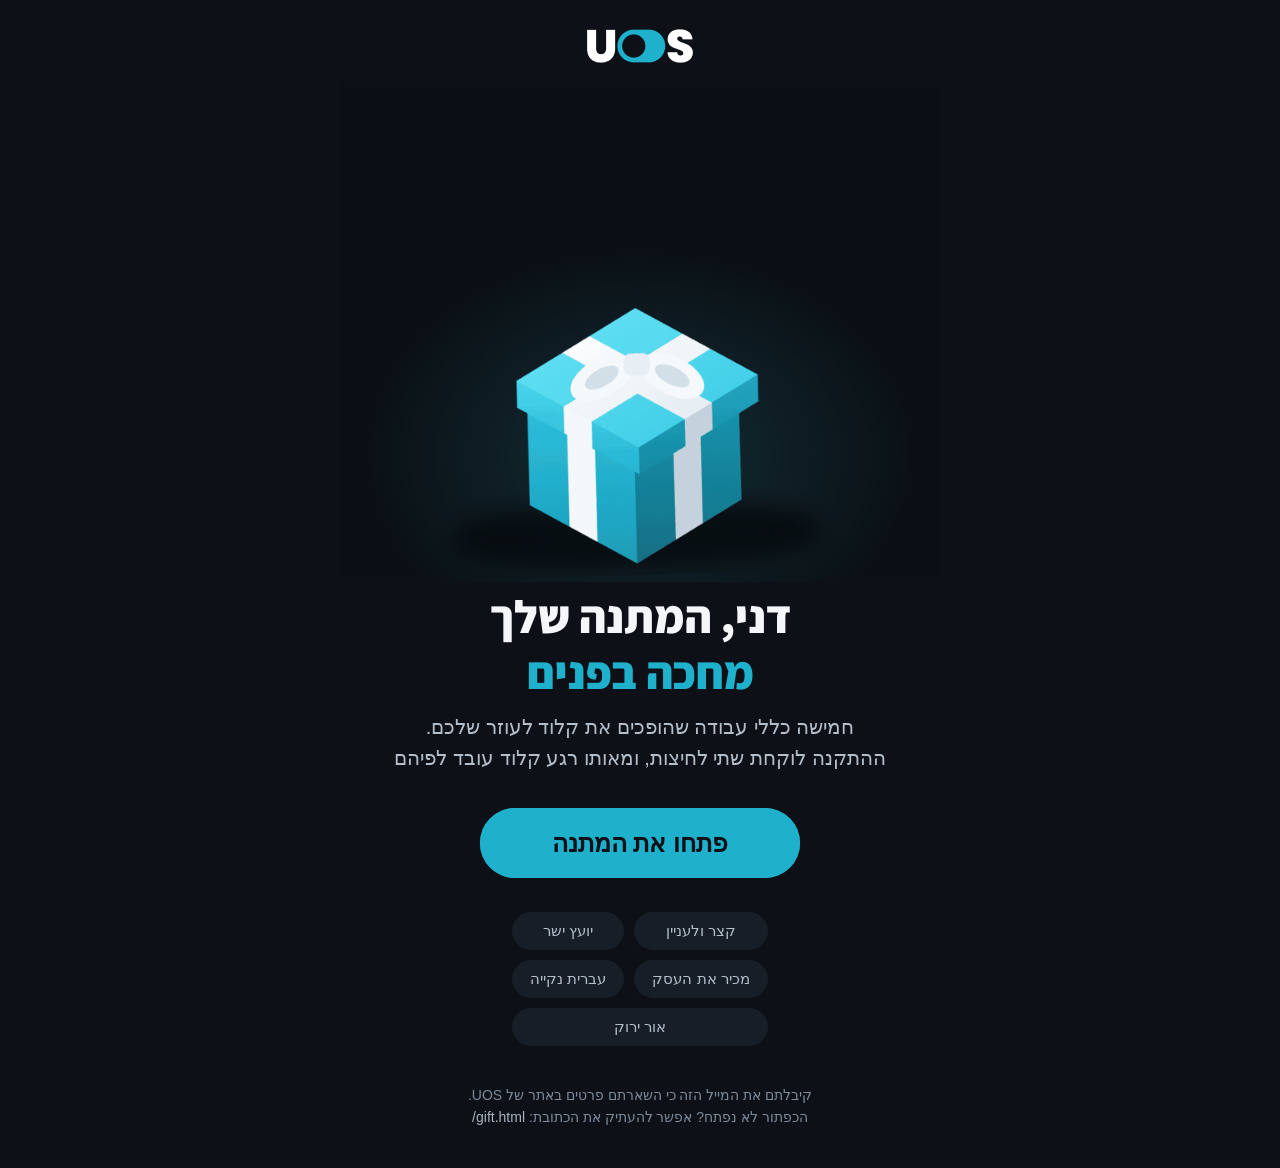
<file: email/preview.html>
<!doctype html>
<html lang="he" dir="rtl" xmlns:v="urn:schemas-microsoft-com:vml" xmlns:o="urn:schemas-microsoft-com:office:office">
<head><meta name="robots" content="noindex">
<meta charset="utf-8">
<meta name="viewport" content="width=device-width, initial-scale=1">
<meta name="x-apple-disable-message-reformatting">
<meta name="color-scheme" content="dark">
<meta name="supported-color-schemes" content="dark">
<title>המתנה שלכם מ-UOS מחכה</title>
<!--[if mso]><noscript><xml><o:OfficeDocumentSettings><o:PixelsPerInch>96</o:PixelsPerInch></o:OfficeDocumentSettings></xml></noscript><![endif]-->
<style>
body,table,td,a{-webkit-text-size-adjust:100%;-ms-text-size-adjust:100%}
table,td{mso-table-lspace:0;mso-table-rspace:0;border-collapse:collapse}
img{border:0;outline:none;text-decoration:none;-ms-interpolation-mode:bicubic;display:block}
body{margin:0;padding:0;width:100%!important;background:#0D1117}
a{text-decoration:none}
@media (max-width:620px){
  .w{width:100%!important}
  .px{padding-left:22px!important;padding-right:22px!important}
  .h1{font-size:34px!important;line-height:38px!important}
  .hl{max-width:330px!important}
  .hero{width:100%!important;height:auto!important}
  .sub{font-size:18px!important;line-height:28px!important}
  .btn{width:100%!important}
  .btna{display:block!important;padding:22px 10px!important;font-size:23px!important}
}
</style>
</head>
<body dir="rtl" style="direction:rtl;margin:0;padding:0;background-color:#0D1117;background-image:linear-gradient(#0D1117,#0D1117);" bgcolor="#0D1117">
<!-- נושא: המתנה שלכם מ-UOS מחכה בפנים -->
<!-- פרה-הדר: חמישה כללי עבודה לקלוד, שמתקינים בשתי לחיצות -->
<div style="display:none;font-size:1px;line-height:1px;max-height:0;max-width:0;opacity:0;overflow:hidden;mso-hide:all;">חמישה כללי עבודה לקלוד, שמתקינים בשתי לחיצות. פתחו את המתנה&#8199;&#847;&#8199;&#847;&#8199;&#847;&#8199;&#847;&#8199;&#847;&#8199;&#847;&#8199;&#847;&#8199;&#847;</div>

<table role="presentation" width="100%" cellpadding="0" cellspacing="0" border="0" bgcolor="#0D1117" style="background-color:#0D1117;background-image:linear-gradient(#0D1117,#0D1117);" dir="rtl">
<tr><td align="center" bgcolor="#0D1117" style="background-color:#0D1117;background-image:linear-gradient(#0D1117,#0D1117);padding:28px 12px 40px;" dir="rtl">

  <table role="presentation" class="w" width="600" cellpadding="0" cellspacing="0" border="0" bgcolor="#0D1117" style="width:600px;max-width:600px;background-color:#0D1117;background-image:linear-gradient(#0D1117,#0D1117);" dir="rtl">
    <tr><td align="center" bgcolor="#0D1117" style="background-color:#0D1117;background-image:linear-gradient(#0D1117,#0D1117);padding:0 0 18px;" dir="rtl">
      <img src="/img/uos-logo-white.png" width="110" height="36" alt="UOS" style="width:110px;height:36px;">
    </td></tr>

    <!-- אנימציה: GIF ללקוחות רגילים, תמונה סטטית לאאוטלוק -->
    <tr><td align="center" bgcolor="#0D1117" style="background-color:#0D1117;background-image:linear-gradient(#0D1117,#0D1117);" dir="rtl">
      <!--[if mso]><img src="/email/final.png" width="600" height="500" alt="המתנה שלכם מ-UOS הגיעה" style="width:600px;height:500px;"><![endif]-->
      <!--[if !mso]><!-->
      <a href="/gift.html" target="_blank" dir="rtl"><img class="hero" src="/email/hero.gif" width="600" height="500" alt="המתנה שלכם מ-UOS הגיעה: חמישה כללי עבודה לקלוד" style="width:100%;max-width:600px;height:auto;"></a>
      <!--<![endif]-->
    </td></tr>

    <tr><td class="px" align="center" bgcolor="#0D1117" style="background-color:#0D1117;background-image:linear-gradient(#0D1117,#0D1117);padding:0 24px 0;" dir="rtl">
      <img class="hl" src="/email/preview-headline.png" width="309" height="112" alt="דני, המתנה שלך מחכה בפנים" style="width:100%;max-width:309px;height:auto;margin:0 auto 18px;">
      <p class="sub" style="margin:0 0 34px;font-family:Assistant,Arial,'Arial Hebrew',sans-serif;font-size:20px;line-height:31px;color:#B4BECB;direction:rtl;unicode-bidi:embed;text-align:center;" dir="rtl"><span style="display:inline-block;">חמישה כללי עבודה שהופכים</span> <span style="display:inline-block;">את קלוד לעוזר שלכם.</span><br><span style="display:inline-block;">ההתקנה לוקחת שתי לחיצות,</span> <span style="display:inline-block;">ומאותו רגע קלוד עובד לפיהם</span></p>

      <!-- כפתור -->
      <table role="presentation" class="btn" cellpadding="0" cellspacing="0" border="0" align="center" dir="rtl"><tr>
        <td align="center" bgcolor="#1FB0CC" style="background-color:#1FB0CC;background-image:linear-gradient(#1FB0CC,#1FB0CC);border-radius:99px;" dir="rtl">
          <!--[if mso]><v:roundrect xmlns:v="urn:schemas-microsoft-com:vml" href="/gift.html" style="height:68px;v-text-anchor:middle;width:320px;" arcsize="50%" stroke="f" fillcolor="#1FB0CC"><w:anchorlock/><center style="color:#0D1117;font-family:Arial,sans-serif;font-size:24px;font-weight:bold;">פתחו את המתנה</center></v:roundrect><![endif]-->
          <!--[if !mso]><!-->
          <a class="btna" href="/gift.html" target="_blank" style="display:inline-block;padding:22px 72px;font-family:Assistant,Arial,'Arial Hebrew',sans-serif;font-size:25px;line-height:26px;font-weight:800;color:#0D1117;background-color:#1FB0CC;background-image:linear-gradient(#1FB0CC,#1FB0CC);border-radius:99px;" dir="rtl">פתחו את המתנה</a>
          <!--<![endif]-->
        </td>
      </tr></table>

      <table role="presentation" cellpadding="0" cellspacing="0" border="0" align="center" style="margin:34px auto 0;" dir="rtl"><tr><td align="center" bgcolor="#171E28" style="background-color:#171E28;background-image:linear-gradient(#171E28,#171E28);border-radius:99px;padding:9px 18px;font-family:Assistant,Arial,'Arial Hebrew',sans-serif;font-size:15px;line-height:20px;color:#B4BECB;white-space:nowrap;" dir="rtl">קצר ולעניין</td><td width="10" style="width:10px;font-size:0;line-height:0;" dir="rtl">&nbsp;</td><td align="center" bgcolor="#171E28" style="background-color:#171E28;background-image:linear-gradient(#171E28,#171E28);border-radius:99px;padding:9px 18px;font-family:Assistant,Arial,'Arial Hebrew',sans-serif;font-size:15px;line-height:20px;color:#B4BECB;white-space:nowrap;" dir="rtl">יועץ ישר</td></tr><tr><td colspan="3" height="10" style="height:10px;font-size:0;line-height:0;" dir="rtl">&nbsp;</td></tr><tr><td align="center" bgcolor="#171E28" style="background-color:#171E28;background-image:linear-gradient(#171E28,#171E28);border-radius:99px;padding:9px 18px;font-family:Assistant,Arial,'Arial Hebrew',sans-serif;font-size:15px;line-height:20px;color:#B4BECB;white-space:nowrap;" dir="rtl">מכיר את העסק</td><td width="10" style="width:10px;font-size:0;line-height:0;" dir="rtl">&nbsp;</td><td align="center" bgcolor="#171E28" style="background-color:#171E28;background-image:linear-gradient(#171E28,#171E28);border-radius:99px;padding:9px 18px;font-family:Assistant,Arial,'Arial Hebrew',sans-serif;font-size:15px;line-height:20px;color:#B4BECB;white-space:nowrap;" dir="rtl">עברית נקייה</td></tr><tr><td colspan="3" height="10" style="height:10px;font-size:0;line-height:0;" dir="rtl">&nbsp;</td></tr><tr><td align="center" bgcolor="#171E28" style="background-color:#171E28;background-image:linear-gradient(#171E28,#171E28);border-radius:99px;padding:9px 18px;font-family:Assistant,Arial,'Arial Hebrew',sans-serif;font-size:15px;line-height:20px;color:#B4BECB;white-space:nowrap;" colspan="3" dir="rtl">אור ירוק</td></tr></table>
    </td></tr>

    <tr><td align="center" class="px" bgcolor="#0D1117" style="background-color:#0D1117;background-image:linear-gradient(#0D1117,#0D1117);padding:38px 30px 0;font-family:Assistant,Arial,'Arial Hebrew',sans-serif;font-size:14px;line-height:22px;color:#7D8A9A;direction:rtl;unicode-bidi:embed;text-align:center;" dir="rtl">
      קיבלתם את המייל הזה כי השארתם פרטים באתר של UOS.<br>הכפתור לא נפתח? אפשר להעתיק את הכתובת: <span style="direction:ltr;unicode-bidi:isolate;display:inline-block;color:#A9B3C0;">/gift.html</span>
    </td></tr>
  </table>

</td></tr>
</table>
</body>
</html>
</file>
<file: demo/app.css>
/* ממשק הניהול של UOS. הסגנון מועתק מאב הטיפוס, גרסה 10 במיתוג המאוחד, והתוספות בסוף הקובץ. */
@font-face { font-family: 'Assistant'; font-style: normal; font-weight: 400 800; font-display: swap; src: url(fonts/assistant-hebrew.woff2) format('woff2'); unicode-range: U+0590-05FF, U+200C-2010, U+20AA, U+25CC, U+FB1D-FB4F; }
@font-face { font-family: 'Assistant'; font-style: normal; font-weight: 400 800; font-display: swap; src: url(fonts/assistant-latin.woff2) format('woff2'); unicode-range: U+0000-00FF, U+0131, U+0152-0153, U+02BB-02BC, U+02C6, U+02DA, U+02DC, U+2000-200B, U+2011-206F, U+20AC, U+2122, U+2191, U+2193, U+2212, U+2215, U+FEFF, U+FFFD; }
@font-face { font-family: 'Poppins'; font-style: normal; font-weight: 800; font-display: swap; src: url(fonts/poppins-800-latin.woff2) format('woff2'); }

/* ספר ארבעת המותגים (references/design/brands/BRANDS.md, 03/11/2026), ובמקום שהוא שותק הספר של נוריקה (projects/ai-os-product/brand, 02/11/2026). הדגש קורל #FF6652, כרטיס 32, שדה 20: חמישה צבעים וסקאלות מתוכם, טקסט שחור על תכלת ועל כתום, תכלת עמוק לטקסט על בהיר.
   בלי גרדיאנטים, בלי מסגרות ובלי קווים מפרידים: הפרדה בגוון רקע ובצל רך. כתום מלא רק לדגש אחד, וכתום רך לאזהרה. */
:root {
  --tq: #1FB0CC; --tq-50: #EDF9FB; --tq-100: #D7F1F6; --tq-200: #AAE1EC; --tq-300: #74CEDF; --tq-700: #136D7E; --tq-800: #0E4D5A; --tq-deep: #0A6F86;
  --or: #FF6652; --or-300: #FFA195; --or-600: #C33A28; --or-50: #FFF3F1; --or-soft: #FFE8E5; --or-ink: #941B0B;
  --ink: #0D1117; --ink-2: #171E28; --ink-3: #222B38; --ink-mut: #A9B3C0; --off: #C6CDD6; --off-dark: #3A4452;
  --bg: #F2F4F8; --fg: #0D1117; --muted: #5B6572; --border: #E9EDF2; --tint: #E9EDF2; --card: #fff; --hover: #F6F8FA; --row: #F2F4F8;
  --brand: var(--tq); --brand-deep: var(--tq-deep); --brand-soft: #E0F3F9; --brand-mid: var(--tq-200); --brand-ink: var(--tq-deep); --on-brand: var(--ink); --wait: var(--or-600);
  --panel: var(--ink); --side: var(--ink); --side-acc: var(--tq); --side-knob: var(--ink); --side-ink: var(--ink); --dot: var(--tq);
  --blue: var(--ink); --blue-soft: var(--tint); --green: var(--tq-deep); --green-soft: #E0F3F9; --red: #AC3424; --red-soft: var(--or-soft);
  --grad: var(--tq);
  --sh: 0 1px 2px rgba(13, 17, 23, .04), 0 6px 20px rgba(13, 17, 23, .06);
  --sh-up: 0 14px 40px rgba(13, 17, 23, .12);
  --ring: 0 0 0 4px rgba(31, 176, 204, .35);
  --r-s: 8px; --r: 14px; --r-lg: 32px;
  --f: 'Assistant', 'Arial Hebrew', Arial, sans-serif; --num: 'Poppins', 'Assistant', Arial, sans-serif; --mono: ui-monospace, Menlo, Consolas, monospace;
  --ease: cubic-bezier(.22, .61, .36, 1); --bar: 36px; --top: 64px;
  color-scheme: light;
}

* { box-sizing: border-box; }
html { height: 100%; }
body { min-height: 100%; } /* לא height: הסרגל הדביק בראש נעלם בגלילה כשהגוף נעצר בגובה החלון */
body { margin: 0; background: var(--bg); color: var(--fg); font-family: var(--f); font-size: 16px; line-height: 1.5; -webkit-font-smoothing: antialiased; }
h1, h2, h3, p, ul, dl, dd { margin: 0; padding: 0; }
ul { list-style: none; }
h1 { font-size: clamp(1.75rem, 2.8vw, 2.25rem); font-weight: 800; line-height: 1.1; }
b, strong { font-weight: 800; }
button { font: inherit; color: inherit; background: none; border: 0; padding: 0; cursor: pointer; text-align: start; }
input, textarea { font: inherit; color: inherit; }
svg.i { width: 18px; height: 18px; flex: none; fill: none; stroke: currentColor; stroke-width: 2.25; stroke-linecap: round; stroke-linejoin: round; }
:focus-visible { outline: 3px solid rgba(31, 176, 204, .55); outline-offset: 2px; border-radius: 8px; }
svg.fi-i { width: 20px; height: 20px; flex: none; fill: currentColor; }
.num { font-variant-numeric: tabular-nums; }
.code { font-family: var(--mono); direction: ltr; unicode-bidi: isolate; }
.muted { color: var(--muted); }

/* סרגל אב הטיפוס, מחוץ למוצר */
.proto { position: sticky; top: 0; z-index: 60; height: var(--bar); display: flex; align-items: center; gap: 12px; padding: 0 14px; background: var(--fg); color: #fff; font-size: .8rem; }
.proto b { white-space: nowrap; color: var(--brand); }
.proto-note { color: var(--ink-mut); white-space: nowrap; }
.chips { display: flex; gap: 2px; overflow-x: auto; scrollbar-width: none; flex: 1; min-width: 0; }
.chips::-webkit-scrollbar { display: none; }
.chip { padding: 2px 10px; border-radius: 6px; white-space: nowrap; color: var(--off); }
.chip:hover { background: var(--ink-3); color: #fff; }
.chip[aria-current="true"] { background: var(--off-dark); color: #fff; font-weight: 800; }
.proto-more { position: relative; flex: none; }
.proto-btn { background: var(--ink-3); border-radius: 6px; padding: 2px 10px; white-space: nowrap; color: #E2E8F0; }
.proto-btn:hover { background: var(--off-dark); }
.proto :focus-visible { outline-color: var(--brand); }
.pop { position: absolute; top: calc(100% + 6px); inset-inline-end: 0; width: 280px; background: #fff; color: var(--fg); border-radius: var(--r); box-shadow: var(--sh-up); padding: 14px; display: grid; gap: 12px; z-index: 70; font-size: .84rem; }
.pop .lbl { display: block; font-weight: 800; margin-bottom: 4px; }
.pop :focus-visible { outline-color: var(--brand-deep); }
.mode { display: flex; background: var(--bg); border-radius: 8px; padding: 3px; gap: 2px; }
.mode button { flex: 1; text-align: center; border-radius: 6px; padding: 3px 6px; }
.mode button[aria-pressed="true"] { background: #fff; box-shadow: var(--sh); font-weight: 800; }

/* מעטפת */
.shell { display: grid; grid-template-columns: 256px minmax(0, 1fr); min-height: calc(100% - var(--bar)); }
.sidenav { position: sticky; top: var(--bar); height: calc(100vh - var(--bar)); background: var(--side); color: #fff; display: flex; flex-direction: column; }
.brand { height: var(--top); display: flex; align-items: center; padding-inline: 20px; flex: none; }
.brand .logo { color: #fff; }
.brand .lg-pill, .white-logo .lg-pill { fill: var(--side-acc); }
.brand .lg-knob, .white-logo .lg-knob { fill: var(--side-knob); }
.logo { display: inline-flex; align-items: center; direction: ltr; color: var(--fg); }
.lg { display: block; height: 22px; width: auto; }
.lg-pill { fill: var(--dot); }
.lg-knob { fill: #fff; }

.navs { flex: 1; overflow-y: auto; padding: 16px 10px; display: grid; gap: 18px; align-content: start; }
.navs .all { display: grid; gap: 18px; }
.navs small { display: block; padding: 0 12px 6px; color: var(--ink-mut); font-size: .76rem; font-weight: 800; }
.navs ul { display: grid; gap: 2px; }
.nv { --ic2: var(--ink); position: relative; display: flex; align-items: center; gap: 12px; width: 100%; padding: 10px 12px; border-radius: var(--r); font-weight: 800; font-size: .95rem; color: hsl(0 0% 100% / .82); transition: background .15s, color .15s; }
.nv svg.i, .nv svg.fi-i { width: 20px; height: 20px; color: var(--ink-mut); transition: color .15s; }
.nv:hover { --ic2: var(--ink-2); background: var(--ink-2); color: #fff; }
.nv[aria-current="page"] { --ic2: var(--ink-3); background: var(--ink-3); color: #fff; }
.nv[aria-current="page"] svg.i, .nv[aria-current="page"] svg.fi-i { color: var(--side-acc); }
.nv-count { margin-inline-start: auto; min-width: 21px; height: 21px; padding: 0 6px; border-radius: 999px; background: var(--side-acc); color: var(--side-ink); font-family: var(--num); font-size: .72rem; font-weight: 800; display: inline-grid; place-items: center; }
.nav-foot { padding: 10px; display: grid; gap: 2px; }
.topbar { position: sticky; top: var(--bar); z-index: 40; height: var(--top); background: #fff; display: flex; align-items: center; justify-content: space-between; gap: 12px; padding-inline: clamp(16px, 2.4vw, 32px); }
.acct { display: flex; align-items: center; gap: 10px; font-weight: 800; min-width: 0; }
.top-logo { display: none; }
.pcchip { display: inline-flex; align-items: center; gap: 7px; font-size: .84rem; font-weight: 400; color: var(--muted); padding-inline-start: 8px; white-space: nowrap; }
.top-act { display: flex; align-items: center; gap: 8px; }
.top-act .btn { height: 44px; }
.hb-lab { display: none; }
.iconbtn { --ic2: var(--bg); position: relative; width: 44px; height: 44px; display: grid; place-items: center; border-radius: 999px; background: var(--bg); color: var(--fg); transition: background .15s; }
.iconbtn:hover { --ic2: var(--tint); background: var(--tint); }
.iconbtn .dotn { position: absolute; top: -6px; inset-inline-end: -6px; min-width: 18px; height: 18px; padding: 0 4px; border-radius: 999px; background: var(--or); color: var(--ink); font-family: var(--num); font-size: .66rem; font-weight: 800; display: grid; place-items: center; }
.iconbtn .dotn.tq { background: var(--tq); }
main { padding: clamp(18px, 2.4vw, 32px); padding-bottom: 64px; min-width: 0; }
.page { max-width: 1240px; margin-inline: auto; display: grid; gap: 24px; }
.page.enter > * { animation: rise .32s var(--ease) both; }
.page.enter > *:nth-child(2) { animation-delay: .04s; }
.page.enter > *:nth-child(3) { animation-delay: .08s; }
.page.enter > *:nth-child(4) { animation-delay: .12s; }
@keyframes rise { from { opacity: 0; transform: translateY(6px); } to { opacity: 1; transform: none; } }
.head { display: flex; flex-wrap: wrap; gap: 10px 20px; align-items: flex-end; justify-content: space-between; }
.head small { display: block; color: var(--muted); font-size: .88rem; margin-bottom: 3px; }
.lead { color: var(--muted); max-width: 66ch; margin-top: 5px; }
.back { font-weight: 800; font-size: .9rem; color: var(--muted); display: inline-flex; gap: 4px; align-items: center; width: fit-content; }
.back:hover { color: var(--fg); }
.back svg.i { width: 16px; height: 16px; }

/* כפתורים */
/* הכפתורים מהספר: עגולים לגמרי, ראשי בתכלת עם טקסט שחור, משני בתכלת רך, ושום כפתור אדום */
.btn { display: inline-flex; align-items: center; justify-content: center; gap: 8px; min-height: 44px; border-radius: 999px; padding: 0 22px; font-weight: 800; font-size: .95rem; white-space: nowrap; transition: background .2s, color .2s, box-shadow .2s; }
.btn:focus-visible { outline: 0; box-shadow: var(--ring); }
.btn svg.i { width: 16px; height: 16px; }
.btn.pri { background: var(--tq); color: var(--ink); }
.btn.pri:hover { background: #4CC4DB; }
.btn.pri:active { background: #1593AD; }
.btn.line { background: var(--brand-soft); color: var(--brand-deep); }
.btn.line:hover { background: var(--tq-100); }
.btn.ghost-red { color: var(--brand-deep); }
.btn.ghost-red:hover { background: var(--tq-50); }
.btn.redline { background: var(--tint); color: var(--fg); }
.btn.redline:hover { background: var(--off); }
.btn.redfill { background: var(--ink); color: #fff; }
.btn.sim { color: var(--muted); background: var(--tint); font-weight: 800; }
.btn.sim:hover { background: var(--off); }
.btn.sm { min-height: 36px; padding: 0 16px; font-size: .88rem; }
.btn.full { width: 100%; min-height: 48px; }
.link { color: var(--muted); font-size: .87rem; font-weight: 800; display: inline-flex; align-items: center; gap: 5px; white-space: nowrap; }
.link:hover { color: var(--fg); }
.link svg.i { width: 15px; height: 15px; }
.tlink { color: var(--brand-ink); font-weight: 800; text-decoration: underline; text-underline-offset: 3px; }

/* כרטיסים */
.card { background: var(--card); border-radius: var(--r-lg); box-shadow: var(--sh); min-width: 0; }
.card-h { display: flex; align-items: center; justify-content: space-between; gap: 14px; padding: 18px 20px 12px; }
.card-h h2 { font-size: 1.15rem; font-weight: 800; line-height: 1.25; }
.card-h small { display: block; color: var(--muted); font-size: .84rem; }
.card-b { padding: 16px 20px; }
.pill { display: inline-flex; align-items: center; gap: 5px; border-radius: 999px; padding: 2px 10px; font-size: .78rem; font-weight: 800; white-space: nowrap; }
.pill.accent { background: var(--brand-soft); color: var(--brand-ink); }
.pill.green { background: var(--green-soft); color: var(--green); }
.pill.red { background: var(--or-soft); color: var(--or-ink); }
.pill.blue { background: var(--blue-soft); color: var(--blue); }
.pill.gray { background: var(--tint); color: var(--muted); }
.dot { display: inline-block; width: 8px; height: 8px; border-radius: 50%; flex: none; background: var(--tq); }
.dot.live { animation: ping 2.2s ease-out infinite; }
.dot.bad { background: var(--or-600); }
.dot.off { background: var(--off); }
.dot.wait { background: var(--wait); animation: pingg 1.8s ease-out infinite; }
@keyframes ping { 0% { box-shadow: 0 0 0 0 rgba(31, 176, 204, .5); } 100% { box-shadow: 0 0 0 8px rgba(31, 176, 204, 0); } }
@keyframes pingg { 0% { box-shadow: 0 0 0 0 rgba(255, 102, 82, .55); } 100% { box-shadow: 0 0 0 9px rgba(255, 102, 82, 0); } }

/* דמות */
.face { display: inline-block; flex: none; border-radius: 50%; object-fit: cover; object-position: top center; background: var(--brand-soft); width: 40px; height: 40px; }
.face.s { width: 30px; height: 30px; }
.face.l { width: 46px; height: 46px; }
.off-face { filter: grayscale(1); opacity: .65; }
.stack { display: inline-flex; }
.stack .face { width: 30px; height: 30px; box-shadow: 0 0 0 2px #fff; }
.stack .face + .face { margin-inline-start: -9px; }

/* התראה */
.alert { display: flex; flex-wrap: wrap; align-items: center; gap: 6px 12px; border-radius: var(--r); padding: 11px 16px; }
.alert svg.i { flex: none; }
.alert b { font-weight: 800; }
.alert span { flex: 1 1 300px; }
.alert.red { background: var(--or-soft); color: var(--or-ink); }
.alert.red svg.i { color: var(--or-600); }
.alert.solid { background: var(--ink); color: #fff; } /* לא קורל: הדגש רק בפרט קטן, וכאן הוא כבר על הפעמון */

/* כרטיסי נתון */
.tiles { display: grid; grid-template-columns: repeat(4, minmax(0, 1fr)); gap: 16px; }
.tile { position: relative; overflow: hidden; display: flex; flex-direction: column; gap: 12px; width: 100%; padding: 18px 20px; background: #fff; border-radius: var(--r-lg); box-shadow: var(--sh); transition: transform .22s var(--ease), box-shadow .22s var(--ease); }
button.tile:hover { transform: translateY(-2px); box-shadow: var(--sh-up); }
.tile > * { position: relative; }
.tile .ic { --ic2: var(--t-bg); width: 46px; height: 46px; border-radius: var(--r); background: var(--t-bg); color: var(--t-fg); display: grid; place-items: center; }
.tile .ic svg.i, .tile .ic svg.fi-i { width: 26px; height: 26px; }
.tile .lab { color: var(--muted); font-size: .88rem; }
.tile .val { font-family: var(--num); font-size: 1.85rem; font-weight: 800; line-height: 1.1; }
.tile .val small { font-size: .95rem; font-weight: 400; color: var(--muted); letter-spacing: 0; }
.tile .sub { color: var(--muted); font-size: .82rem; margin-top: 3px; }
.t-accent { --t-bg: var(--brand-soft); --t-fg: var(--tq); }
.t-green { --t-bg: var(--brand-soft); --t-fg: var(--tq); }
.t-red { --t-bg: var(--or-soft); --t-fg: var(--or-600); }
.t-gray { --t-bg: var(--tint); --t-fg: var(--muted); }
.t-blue { --t-bg: var(--tint); --t-fg: var(--ink); }

/* לוח הצוות */
.board-th, .bw { display: grid; grid-template-columns: minmax(210px, 1.5fr) minmax(170px, 1fr) minmax(190px, auto) 56px 38px; gap: 16px; align-items: center; padding-inline: 20px; }
.board-th { padding-block: 4px 6px; margin-inline: 10px; font-size: .8rem; font-weight: 800; color: var(--muted); }
.bw { padding-block: 12px; margin: 0 10px 6px; border-radius: var(--r); background: var(--row); transition: background .15s; }
.bw:hover { background: var(--tq-50); }
.bw.late { background: var(--or-50); }
.bw-who { display: flex; align-items: center; gap: 12px; min-width: 0; width: 100%; }
.bw-who b { display: block; font-weight: 800; font-size: 1rem; line-height: 1.25; transition: color .15s; }
.bw-who small { display: block; color: var(--muted); font-size: .84rem; line-height: 1.3; }
.bw-who:hover b { color: var(--brand-deep); }
.hb { display: flex; align-items: center; gap: 9px; font-size: .9rem; font-weight: 800; }
.hb.bad { color: var(--red); }
.hb.off { color: var(--muted); font-weight: 400; }
.sync { display: block; font-size: .78rem; font-weight: 400; color: var(--muted); }
.lvcell { display: grid; gap: 3px; justify-items: start; }
.lvcell small { font-size: .78rem; color: var(--muted); }
.lvs { display: inline-flex; background: var(--tint); border-radius: 999px; padding: 3px; gap: 2px; }
.lvs button { width: 34px; height: 30px; border-radius: 999px; text-align: center; font-family: var(--num); font-weight: 800; font-size: .86rem; color: var(--muted); transition: background .15s, color .15s; }
.lvs button:hover { color: var(--fg); background: #fff; }
.lvs button[aria-pressed="true"] { background: var(--tq); color: var(--ink); }
.bw.off .lvs { opacity: .55; }
/* המתג מהספר: דלוק בתכלת עם ידית שחורה, כבוי באפור עם ידית לבנה. בעברית הידית של הדלוק בצד שמאל, כמו בלוגו */
.sw { position: relative; width: 42px; height: 24px; border-radius: 999px; background: var(--off); flex: none; transition: background .25s; }
.sw::before { content: ""; position: absolute; inset: -10px; }
.sw::after { content: ""; position: absolute; top: 3px; right: 3px; width: 18px; height: 18px; border-radius: 50%; background: #fff; box-shadow: 0 1px 3px rgba(0, 0, 0, .25); transition: right .45s ease-in-out, background .25s; }
.sw[aria-checked="true"] { background: var(--tq); }
.sw[aria-checked="true"]::after { right: 21px; background: var(--ink); box-shadow: none; }
.sw:disabled { opacity: .45; cursor: not-allowed; }
.rowconfirm { display: flex; flex-wrap: wrap; align-items: center; gap: 8px 14px; padding: 12px 20px; margin: 0 10px 6px; border-radius: var(--r); background: var(--brand-soft); }
.rowconfirm span { flex: 1 1 320px; }
.rowconfirm b { font-weight: 800; }
.board-foot { display: flex; flex-wrap: wrap; align-items: center; justify-content: space-between; gap: 10px 16px; padding: 12px 20px; }
.guard { display: inline-flex; align-items: center; gap: 8px; color: var(--muted); font-size: .88rem; }
.guard svg.i { color: var(--green); }
.two { display: grid; grid-template-columns: repeat(2, minmax(0, 1fr)); gap: 20px; align-items: start; }
.lrow { display: flex; align-items: center; gap: 12px; padding: 11px 16px; margin: 0 10px 6px; width: calc(100% - 20px); border-radius: var(--r); background: var(--row); }
.lrow:last-child { margin-bottom: 10px; }
button.lrow:hover { background: var(--tq-50); }
.lrow .tx { flex: 1; min-width: 0; }
.lrow b { display: block; font-weight: 800; line-height: 1.3; }
.lrow small { display: block; color: var(--muted); font-size: .82rem; }
.lrow time { color: var(--muted); font-size: .84rem; white-space: nowrap; }
.empty { display: grid; justify-items: center; text-align: center; gap: 6px; padding: 34px 20px; }
.empty .eic { --ic2: var(--tq-50); width: 64px; height: 64px; border-radius: 50%; background: var(--tq-50); color: var(--tq); display: grid; place-items: center; margin-bottom: 6px; }
.empty .eic svg { width: 30px; height: 30px; }
.empty b { font-weight: 800; font-size: 1.05rem; }
.empty p { color: var(--muted); max-width: 48ch; }

/* כניסה */
.login { display: grid; grid-template-columns: minmax(0, 1fr) minmax(0, 1fr); min-height: calc(100vh - var(--bar)); }
.login-side { position: relative; overflow: hidden; background: var(--panel); color: #fff; display: flex; flex-direction: column; padding: clamp(28px, 4vw, 56px); gap: 18px; }
.login-side::before { content: ""; position: absolute; width: 620px; height: 620px; border-radius: 50%; top: -220px; inset-inline-end: -180px; background: var(--ink-2); }
.white-logo { position: relative; display: inline-flex; align-items: center; gap: 5px; direction: ltr; align-self: flex-start; }
.white-logo { color: #fff; }
.white-logo .lg { height: clamp(34px, 3vw, 46px); }
.lg-btn { display: block; padding: 0; background: none; border: 0; color: inherit; cursor: pointer; }
.lg-knob { transition: transform .5s ease-in-out; }
.lg-pill { transition: fill .3s; }
.lg-btn.idle .lg-knob { animation: lg-knob 6s var(--ease) infinite; }
.lg-btn[aria-pressed="false"] .lg-knob, .logo:hover .lg-knob { transform: translateX(46px); }
.lg-btn[aria-pressed="false"] .lg-pill { fill: var(--off-dark); }
@keyframes lg-knob { 0%, 58% { transform: none; } 66%, 82% { transform: translateX(46px); } 90%, 100% { transform: none; } }
.white-logo i { width: 0; margin-inline: 8px; }
.white-logo .t { font-size: .92rem; font-weight: 400; color: var(--ink-mut); }
.login-side h2 { position: relative; font-size: clamp(2.1rem, 3.5vw, 4.4rem); font-weight: 800; line-height: 1.06; margin-top: clamp(10px, 3vh, 36px); color: #fff; }
.login-side p { position: relative; font-size: clamp(1.2rem, 1.9vw, 1.9rem); font-weight: 400; line-height: 1.25; color: var(--ink-mut); }
.lu-feed { position: relative; flex: 1 1 0; min-height: 130px; display: flex; flex-direction: column; justify-content: flex-end; align-items: flex-start; gap: 9px; overflow: hidden; -webkit-mask-image: linear-gradient(180deg, transparent 0, #000 30px); mask-image: linear-gradient(180deg, transparent 0, #000 30px); }
.lu-card { flex: none; display: flex; align-items: center; gap: 10px; max-width: min(500px, 100%); padding: 8px 14px 8px 12px; border-radius: 14px; background: var(--ink-2); border: 0; color: #fff; line-height: 1.3; transition: opacity .35s, transform .4s var(--ease); }
.lu-card { border-start-start-radius: 4px; }
.lu-card.old { opacity: .74; }
.lu-card.fresh { animation: lu-fresh 1.1s var(--ease); }
@keyframes lu-fresh { from { background: var(--tq-800); } }
.lu-fly { position: absolute; top: 0; left: 0; z-index: 6; opacity: 0; pointer-events: none; transform-origin: var(--tail) 100%; transition: transform .52s cubic-bezier(.3, 1.28, .6, 1), opacity .12s; will-change: transform; }
.lu-fly.on { opacity: 1; }
.lu-fly.open { transition: transform .3s var(--ease), width .3s var(--ease), height .3s var(--ease); }
.lu-fly.land { transition: transform .58s cubic-bezier(.45, .05, .2, 1), width .58s cubic-bezier(.45, .05, .2, 1), height .58s cubic-bezier(.45, .05, .2, 1); }
.lu-bub { position: relative; overflow: hidden; width: 100%; height: 100%; max-width: none; background: #fff; border-radius: 16px; color: var(--fg); box-shadow: 0 10px 26px rgba(0, 0, 0, .45); transition: background .5s, border-color .5s, border-radius .5s, color .5s, box-shadow .5s; }
.lu-fly.land .lu-bub { background: var(--ink-2); border-radius: 14px; border-start-start-radius: 4px; color: #fff; box-shadow: none; }
.lu-card.lu-bub img { width: 0; margin-inline-end: -10px; opacity: 0; transition: width .58s cubic-bezier(.45, .05, .2, 1), margin .58s cubic-bezier(.45, .05, .2, 1), opacity .35s; }
.lu-fly.land .lu-bub img { width: 34px; margin-inline-end: 0; opacity: 1; }
.lu-fly .lu-tx { flex: none; width: var(--tw); opacity: 0; transition: opacity .22s .08s; }
.lu-fly.open .lu-tx { opacity: 1; }
.lu-card.lu-bub .lu-ap { color: var(--brand-deep); transition: color .5s; }
.lu-fly.land .lu-bub .lu-ap { color: var(--tq-300); }
.lu-dots { position: absolute; inset: 0; display: flex; align-items: center; justify-content: center; gap: 4px; transition: opacity .14s; }
.lu-dots i { width: 7px; height: 7px; border-radius: 50%; background: var(--brand-deep); animation: tdot 1s infinite; }
.lu-dots i:nth-child(2) { animation-delay: .15s; }
.lu-dots i:nth-child(3) { animation-delay: .3s; }
.lu-fly.open .lu-dots { opacity: 0; }
.lu-tail { position: absolute; top: 100%; left: var(--tail); width: 14px; height: 14px; margin: -9px 0 0 -7px; border-radius: 3px; background: #fff; transform: rotate(45deg); transition: left .3s var(--ease), opacity .16s; }
.lu-fly.land .lu-tail { opacity: 0; }
.lu-card.in { animation: lu-in .42s var(--ease) both; }
.lu-card img { flex: none; width: 34px; height: 34px; border-radius: 50%; object-fit: cover; object-position: top center; background: var(--ink-3); }
.lu-card b { font-weight: 800; margin-inline-end: 5px; }
.lu-card .lu-ap { display: block; margin-top: 1px; color: var(--tq-300); font-size: .8rem; font-weight: 800; }
@keyframes lu-in { from { opacity: 0; transform: translateY(12px); } }
.lineup { position: relative; margin-inline: calc(clamp(28px, 4vw, 56px) * -1); margin-bottom: calc(clamp(28px, 4vw, 56px) * -1 - 14px); display: flex; justify-content: center; align-items: flex-end; }
.lu { position: relative; flex: 1 1 19%; min-width: 0; display: flex; flex-direction: column; align-items: center; transition: transform .38s var(--ease); }
.lu:nth-child(3) { flex-basis: 24%; z-index: 2; }
.lu:nth-child(2), .lu:nth-child(4) { z-index: 1; }
.lu:nth-child(2) { transition-delay: .05s; } .lu:nth-child(3) { transition-delay: .1s; } .lu:nth-child(4) { transition-delay: .15s; } .lu:nth-child(5) { transition-delay: .2s; }
.lu img { display: block; width: 112%; max-width: none; margin-inline: -6%; height: auto; transform-origin: 50% 100%; transition: transform .38s var(--ease), filter .38s; }
.lu.talk img { transform: translateY(-7px) scale(1.035); }
.lineup.speaking .lu:not(.talk):not(.off) img { filter: brightness(.82) saturate(.88); }
.lu.off { transform: translateY(16px); }
.lu.off img { filter: grayscale(1) brightness(.68); }
.lu-c { position: relative; z-index: 3; display: flex; flex-direction: column; align-items: center; gap: 5px; margin-bottom: 5px; color: #fff; font-size: .92rem; font-weight: 800; line-height: 1; }
.lu .sw { background: var(--off-dark); }
.lu .sw[aria-checked="true"] { background: var(--side-acc); }
.lu .sw[aria-checked="true"]::after { background: var(--side-knob); }
@media (prefers-reduced-motion: reduce) { .lg-btn.idle .lg-knob, .lu-card.in { animation: none; } }
.login-form { background: var(--bg); display: grid; place-items: center; padding: clamp(24px, 4vw, 56px); }
.login-form .inner { width: min(420px, 100%); display: grid; gap: 16px; }
.field { display: grid; gap: 6px; }
.field label, .flabel { font-weight: 800; font-size: .93rem; display: flex; justify-content: space-between; align-items: baseline; }
.inwrap { position: relative; }
.inwrap svg.i { position: absolute; inset-inline-start: 13px; top: 50%; transform: translateY(-50%); color: var(--muted); pointer-events: none; }
.field input, .field textarea { width: 100%; min-height: 46px; padding: 10px 16px; border: 0; border-radius: 20px; background: var(--tint); transition: background .15s, box-shadow .15s; }
.inwrap input { padding-inline-start: 40px; }
.inwrap input.ltr { padding-right: 40px; padding-left: 14px; }
.field input:focus, .field textarea:focus { outline: 0; background: #fff; box-shadow: var(--ring); }
input.ltr { direction: ltr; text-align: right; }
.or { display: flex; align-items: center; justify-content: center; color: var(--muted); font-size: .84rem; }
.fine { color: var(--muted); font-size: .84rem; text-align: center; }

/* חיבור */
.stage { position: relative; display: grid; grid-template-columns: 1fr minmax(90px, 1.3fr) 1fr; align-items: center; gap: 8px; padding: 26px clamp(16px, 4vw, 48px) 20px; background: var(--tq-50); border-radius: var(--r-lg) var(--r-lg) 0 0; }
.stage.ok { background: var(--brand-soft); }
.node { display: grid; justify-items: center; gap: 5px; text-align: center; min-width: 0; }
.node-ic { --ic2: #fff; width: 68px; height: 68px; border-radius: var(--r-lg); background: #fff; box-shadow: var(--sh-up); display: grid; place-items: center; }
.node-ic svg.i, .node-ic svg.fi-i { width: 34px; height: 34px; color: var(--tq); }
.node-ic .mark { display: block; width: 42px; height: auto; color: var(--fg); }
.node b { font-weight: 800; }
.node small { color: var(--muted); font-size: .82rem; }
.wire { position: relative; height: 4px; border-radius: 4px; margin-top: -40px; background-image: repeating-linear-gradient(90deg, var(--brand) 0 8px, transparent 8px 16px); background-size: 16px 4px; animation: flow .7s linear infinite; }
@keyframes flow { to { background-position: -16px 0; } }
.stage.ok .wire { background: var(--tq); animation: none; }
.wire .chk { position: absolute; top: 50%; left: 50%; translate: -50% -50%; width: 30px; height: 30px; border-radius: 50%; background: var(--tq); color: var(--ink); display: grid; place-items: center; box-shadow: 0 0 0 4px var(--brand-soft); animation: pop .35s var(--ease) both; }
.wire .chk svg.i { width: 16px; height: 16px; }
@keyframes pop { from { opacity: 0; scale: .6; } to { opacity: 1; scale: 1; } }
.waitline { display: flex; align-items: center; justify-content: center; gap: 12px; font-weight: 800; padding: 12px 20px; flex-wrap: wrap; }
.conn { display: grid; grid-template-columns: minmax(0, 1.55fr) minmax(290px, 1fr); gap: 20px; align-items: start; }
.steps { display: grid; padding: 6px 20px 8px; }
.step { position: relative; display: grid; grid-template-columns: 34px minmax(0, 1fr); gap: 14px; padding: 15px 0; }
.step:not(:last-child)::before { content: ""; position: absolute; inset-inline-start: 16px; top: 52px; bottom: -12px; width: 2px; background: var(--border); }
.step .n { width: 34px; height: 34px; border-radius: 50%; background: var(--grad); color: var(--on-brand); display: grid; place-items: center; font-family: var(--num); font-weight: 800; font-size: .9rem; position: relative; }
.step h3 { font-size: 1.02rem; font-weight: 800; line-height: 1.35; margin-top: 4px; }
.step p { color: var(--muted); font-size: .92rem; }
.step .body { display: grid; gap: 9px; min-width: 0; }
.cmd { display: flex; align-items: center; gap: 8px; justify-content: space-between; background: var(--brand-soft); border-radius: var(--r); padding: 8px; }
.cmd .code { font-size: 1.06rem; font-weight: 800; padding-inline: 10px; white-space: nowrap; overflow-x: auto; scrollbar-width: none; }
.meta { display: flex; flex-wrap: wrap; gap: 6px 14px; color: var(--muted); font-size: .86rem; align-items: center; }
.meta .tm { display: inline-flex; align-items: center; gap: 5px; }
.meta svg.i { width: 15px; height: 15px; }
.chatmock { background: var(--ink); color: var(--tint); border-radius: var(--r); padding: 12px 14px; font-size: .9rem; display: grid; gap: 6px; }
.chatmock .q { direction: ltr; text-align: right; font-family: var(--mono); font-size: .84rem; color: var(--brand); }
.flowh { display: flex; align-items: center; gap: 9px; font-weight: 800; }
.flowh .fi { --ic2: var(--brand-soft); width: 38px; height: 38px; border-radius: 12px; display: grid; place-items: center; background: var(--brand-soft); color: var(--tq); }
.flowh .fi svg.i, .flowh .fi svg.fi-i { width: 22px; height: 22px; }
.flow { display: grid; gap: 7px; padding: 10px 0 0; font-size: .92rem; }
.flow li { display: flex; gap: 8px; }
.flow svg.i { width: 15px; height: 15px; margin-top: 4px; color: var(--muted); }
.flowbox + .flowbox { margin-top: 24px; }
.okfaces { display: flex; flex-wrap: wrap; justify-content: center; gap: 16px 22px; padding: 18px 20px 6px; }
.okfaces div { display: grid; justify-items: center; gap: 5px; animation: pop .4s var(--ease) both; font-weight: 800; }
.okfaces .face { width: 72px; height: 72px; }
.okfaces small { color: var(--muted); font-weight: 400; font-size: .8rem; }
.okcta { display: flex; justify-content: center; padding: 14px 20px 22px; }
.kv { display: grid; grid-template-columns: max-content minmax(0, 1fr); gap: 0 28px; }
.kv > * { padding: 9px 0; }
.kv dt { color: var(--muted); }
.kv dd { font-weight: 800; min-width: 0; }
.kv .rs { display: inline-flex; align-items: center; gap: 8px; }
.kv .rs .dot { flex: none; }
.mono { font-family: ui-monospace, Menlo, monospace; font-weight: 400; font-size: .86rem; direction: ltr; unicode-bidi: isolate; overflow-wrap: anywhere; }
.confirm { background: var(--bg); border-radius: var(--r); padding: 12px 14px; display: grid; gap: 10px; }
.confirm .row { display: flex; gap: 8px; flex-wrap: wrap; }

/* כרטיס עובד */
.wh { position: relative; overflow: hidden; display: flex; flex-wrap: wrap; align-items: flex-end; gap: 12px 22px; padding: 22px 24px 0; background: var(--tq-50); }
.wh::before { content: ""; position: absolute; width: 230px; height: 230px; border-radius: 50%; inset-inline-start: -30px; top: 6px; background: var(--tq-100); }
.wh .port { position: relative; width: 148px; height: 148px; display: block; object-fit: contain; object-position: bottom; flex: none; }
.wh.isoff .port { filter: grayscale(1); opacity: .7; }
.wh .txt { position: relative; flex: 1 1 280px; min-width: 0; padding-bottom: 20px; align-self: center; }
.wh h1 { font-size: 2rem; }
.wh .tt { font-weight: 800; font-size: 1.04rem; }
.wh .pills { display: flex; flex-wrap: wrap; gap: 6px; margin-top: 9px; }
.swbox { position: relative; display: flex; align-items: center; gap: 12px; background: #fff; border-radius: var(--r); box-shadow: var(--sh); padding: 10px 14px; margin-bottom: 20px; align-self: center; }
.swbox b { display: block; line-height: 1.2; font-weight: 800; }
.swbox small { color: var(--muted); font-size: .8rem; }
.ladder { display: grid; grid-template-columns: repeat(4, minmax(0, 1fr)); padding: 18px 12px 8px; }
.rung { position: relative; display: grid; justify-items: center; align-content: start; text-align: center; gap: 4px; padding: 0 10px 8px; border-radius: 12px; }
.rung::before { content: ""; position: absolute; top: 17px; inset-inline-start: 50%; width: 100%; height: 3px; background: var(--border); }
.rung:last-child::before { display: none; }
.rung.past::before { background: var(--brand); }
.rung .n { position: relative; width: 36px; height: 36px; border-radius: 50%; background: var(--tint); display: grid; place-items: center; font-family: var(--num); font-weight: 800; color: var(--muted); transition: background .15s, transform .15s; }
.rung.past .n { background: var(--brand-soft); color: var(--brand-deep); }
.rung[aria-pressed="true"] .n { background: var(--tq); color: var(--ink); box-shadow: 0 0 0 5px rgba(31, 176, 204, .25); }
.rung:hover .n { transform: scale(1.08); }
.rung[aria-disabled="true"] { cursor: help; }
.rung[aria-disabled="true"]:hover .n { transform: none; }
.rung b { font-weight: 800; margin-top: 6px; line-height: 1.25; }
.rung small { color: var(--muted); font-size: .84rem; line-height: 1.35; max-width: 24ch; }
.wgrid { display: grid; grid-template-columns: minmax(0, 1.25fr) minmax(0, 1fr); gap: 20px; align-items: start; }
.hbbig { font-size: 1.3rem; font-weight: 800; line-height: 1.2; }
.hbbig.bad { color: var(--red); }
.chart { display: block; width: 100%; height: auto; margin-top: 10px; }
.chartf { display: flex; justify-content: space-between; color: var(--muted); font-size: .78rem; margin-top: 2px; }
.tl { position: relative; display: grid; gap: 14px; padding: 16px 20px; }
.tl::before { content: ""; position: absolute; inset-inline-start: 24px; top: 24px; bottom: 28px; width: 2px; background: var(--border); }
.tl li { position: relative; display: grid; grid-template-columns: 10px minmax(0, 1fr) auto; gap: 12px; align-items: baseline; }
.tl .d { width: 10px; height: 10px; border-radius: 50%; background: var(--tq); box-shadow: 0 0 0 3px #fff; position: relative; top: 1px; }
.tl .d.stop { background: var(--or-600); }
.tl .d.ask { background: var(--ink); }
.tl time { color: var(--muted); font-size: .82rem; white-space: nowrap; }
.mstats { display: grid; grid-template-columns: repeat(2, minmax(0, 1fr)); gap: 12px; }
.memlist { display: grid; gap: 10px; }
.memlist li { display: grid; grid-template-columns: minmax(0, 1fr) auto auto; gap: 12px; align-items: center; padding: 10px 14px; border-radius: var(--r); background: var(--bg); }
.memlist span { min-width: 0; overflow-wrap: anywhere; }
.memlist time { color: var(--muted); font-size: .82rem; white-space: nowrap; }
@media (max-width: 600px) {
  .memlist li { grid-template-columns: minmax(0, 1fr) auto; row-gap: 4px; }
  .memlist time:empty { display: none; }
  .memlist time { grid-row: 2; grid-column: 1; }
  .memlist .btn { grid-row: 1 / span 2; grid-column: 2; }
}
.mstat { background: var(--bg); border-radius: var(--r); padding: 12px 16px; }
.mstat b { display: block; font-family: var(--num); font-size: 1.45rem; font-weight: 800; line-height: 1.1; }
.mstat small { color: var(--muted); font-size: .82rem; }

/* תור האישורים */
.inbox { display: grid; grid-template-columns: 340px minmax(0, 1fr); overflow: hidden; }
.ilist { background: #fff; min-width: 0; padding-bottom: 8px; }
.iitem { position: relative; display: grid; grid-template-columns: 40px minmax(0, 1fr); gap: 11px; padding: 13px 14px; margin: 0 8px 4px; width: calc(100% - 16px); border-radius: var(--r); transition: background .15s; }
.iitem:hover { background: var(--hover); }
.iitem[aria-current="true"] { background: var(--brand-soft); }
.iitem b { display: block; font-weight: 800; line-height: 1.3; }
.iitem small { display: block; color: var(--muted); font-size: .82rem; margin-top: 2px; }
.iitem .pill { margin-top: 6px; }
.idone { padding: 12px 16px 14px; }
.idone h3 { font-size: .8rem; font-weight: 800; color: var(--muted); margin-bottom: 6px; }
.idone li { display: flex; align-items: center; justify-content: space-between; gap: 8px; padding: 6px 0; font-size: .88rem; }
.idetail { padding: 22px clamp(16px, 2.4vw, 30px) 24px; display: grid; gap: 16px; align-content: start; background: var(--hover); min-width: 0; }
.dhead { display: grid; grid-template-columns: 46px minmax(0, 1fr) auto; gap: 12px; align-items: center; }
.dhead h2 { font-size: 1.22rem; font-weight: 800; line-height: 1.25; }
.dhead small { color: var(--muted); font-size: .86rem; }
.preview { background: #fff; border-radius: var(--r-lg); box-shadow: var(--sh); max-width: 600px; overflow: hidden; }
.pv-h { display: flex; align-items: center; gap: 10px; padding: 14px 16px 8px; }
.pv-h .pva { width: 34px; height: 34px; border-radius: 50%; background: var(--blue-soft); color: var(--blue); display: grid; place-items: center; font-weight: 800; flex: none; }
.pv-h b { display: block; line-height: 1.2; font-weight: 800; }
.pv-h small { color: var(--muted); font-size: .8rem; }
.pv-b { padding: 13px 16px 15px; }
.mailh { display: grid; grid-template-columns: max-content minmax(0, 1fr); gap: 2px 12px; padding: 12px 16px; background: var(--hover); font-size: .9rem; }
.mailh dt { color: var(--muted); }
.mailh dd { font-weight: 400; }
.filel li { display: flex; align-items: center; gap: 10px; padding: 10px 16px; }
.filel li:nth-child(even) { background: var(--hover); }
.filel svg.i { color: var(--muted); }
.will { display: flex; gap: 10px; align-items: flex-start; font-weight: 800; max-width: 600px; }
.will svg.i { color: var(--brand-deep); margin-top: 3px; }
.apact { display: flex; flex-wrap: wrap; gap: 8px; }
.apact .btn.pri { min-width: 120px; }

/* שיחות */
main.fill { padding: 0; }
.ig-h { position: sticky; top: 0; z-index: 1; display: flex; align-items: center; gap: 10px; padding: 12px 16px 6px; background: #fff; }
.ig-h b { display: block; font-weight: 800; line-height: 1.2; }
.ig-h small { display: block; color: var(--muted); font-size: .8rem; }
.ig-n { margin-inline-start: auto; min-width: 22px; height: 22px; padding: 0 6px; border-radius: 999px; background: var(--grad); color: var(--on-brand); font-family: var(--num); font-size: .72rem; font-weight: 800; display: grid; place-items: center; }
.iitem.nf { grid-template-columns: minmax(0, 1fr); }
.m-queue { align-self: flex-end; width: min(520px, 100%); display: flex; flex-wrap: wrap; align-items: center; justify-content: space-between; gap: 10px; padding: 10px 14px; background: #fff; border-radius: var(--r); box-shadow: var(--sh); font-weight: 800; }
.cs { display: grid; grid-template-columns: 320px minmax(0, 1fr); height: calc(100vh - var(--bar) - var(--top)); height: calc(100dvh - var(--bar) - var(--top)); background: #fff; }
.cs-list { overflow-y: auto; min-height: 0; padding-bottom: 12px; }
.cs-lh { padding: 18px 18px 8px; }
.cs-lh h1 { font-size: 1.35rem; font-weight: 800; line-height: 1.2; }
.cs-lh p { color: var(--muted); font-size: .88rem; margin-top: 2px; }
.cs-sec { padding: 14px 18px 4px; font-size: .74rem; font-weight: 800; color: var(--muted); }
.cs-item { position: relative; display: grid; grid-template-columns: auto minmax(0, 1fr) auto; gap: 11px; align-items: center; width: calc(100% - 16px); margin-inline: 8px; padding: 10px 12px; border-radius: var(--r); text-align: start; transition: background .15s; }
.cs-item:hover { background: var(--hover); }
.cs-item[aria-current="true"] { background: var(--brand-soft); }
.cs-item b { display: block; font-weight: 800; line-height: 1.25; }
.cs-item small { display: block; color: var(--muted); font-size: .84rem; line-height: 1.35; white-space: nowrap; overflow: hidden; text-overflow: ellipsis; }
.cs-item.un small { color: var(--fg); font-weight: 800; }
.cs-meta { display: grid; justify-items: end; gap: 4px; font-size: .74rem; color: var(--muted); }
.cs-un { min-width: 20px; height: 20px; padding: 0 6px; border-radius: 999px; background: var(--grad); color: var(--on-brand); font-family: var(--num); font-size: .7rem; font-weight: 800; display: grid; place-items: center; }
.cs-av { position: relative; display: inline-flex; flex: none; }
.cs-av > .dot { position: absolute; bottom: 0; inset-inline-end: 0; outline: 2px solid #fff; }
.cs-cl { width: 40px; height: 40px; flex: none; border-radius: 50%; background: var(--fg); color: #fff; display: grid; place-items: center; }
.cs-cl.s { width: 30px; height: 30px; }
.cs-cl svg.i { width: 19px; height: 19px; }
.cs-cl.s svg.i { width: 15px; height: 15px; }
.cs-th { display: flex; flex-direction: column; min-width: 0; min-height: 0; background: var(--bg); }
.cs-h { display: flex; align-items: center; gap: 11px; padding: 10px clamp(12px, 2vw, 22px); background: #fff; }
.cs-h > div { min-width: 0; flex: 1; }
.cs-h b { display: block; font-weight: 800; font-size: 1.05rem; line-height: 1.25; }
.cs-h small { display: block; color: var(--muted); font-size: .84rem; white-space: nowrap; overflow: hidden; text-overflow: ellipsis; }
.cs-back { display: none; }
.cs-bn { padding: 12px clamp(12px, 3vw, 34px) 0; }
.cs-msgs { flex: 1; min-height: 0; overflow-y: auto; padding: 18px clamp(12px, 3vw, 34px); display: flex; flex-direction: column; gap: 10px; }
.cs-empty { margin: auto; text-align: center; color: var(--muted); max-width: 34ch; }
.m-row { display: flex; gap: 8px; align-items: flex-end; max-width: min(640px, 92%); }
.m-row.me { align-self: flex-start; }
.m-row.w { align-self: flex-end; }
.m { padding: 10px 16px; border-radius: 20px; line-height: 1.5; box-shadow: var(--sh); overflow-wrap: anywhere; white-space: pre-wrap; }
.m p + p { margin-top: 8px; }
.m.me { background: var(--brand-soft); border-start-start-radius: 6px; box-shadow: none; }
.m.w { background: #fff; border-start-end-radius: 6px; }
.m-t { display: flex; align-items: center; gap: 4px; font-size: .72rem; color: var(--muted); margin-top: 3px; padding-inline: 4px; }
.m-t svg.i { width: 13px; height: 13px; }
.m-t.ok svg.i { color: var(--green); }
.m-note, .m-day { align-self: center; text-align: center; font-size: .8rem; border-radius: 999px; padding: 3px 12px; }
.m-note { color: var(--muted); background: #fff; }
.m-day { color: var(--muted); font-weight: 800; background: var(--tint); }
.m-ap { width: min(520px, 100%); align-self: flex-end; background: #fff; border-radius: var(--r-lg); overflow: hidden; box-shadow: var(--sh); flex: none; }
.m-ap-h { display: flex; justify-content: space-between; align-items: center; gap: 10px; padding: 9px 14px; background: var(--brand-soft); font-weight: 800; font-size: .92rem; }
.m-ap.done { box-shadow: none; }
.m-ap.done .m-ap-h { background: #fff; font-weight: 400; }
.m-ap-b { padding: 12px 14px; display: grid; gap: 10px; }
.m-ap-b > b { font-weight: 800; }
.td { display: inline-flex; gap: 4px; align-items: center; height: 18px; }
.td i { width: 7px; height: 7px; border-radius: 50%; background: var(--muted); animation: tdot 1s infinite; }
.td i:nth-child(2) { animation-delay: .15s; }
.td i:nth-child(3) { animation-delay: .3s; }
@keyframes tdot { 0%, 60%, 100% { opacity: .3; } 30% { opacity: 1; } }
.cs-foot { background: #fff; padding: 10px clamp(12px, 3vw, 34px) 12px; display: grid; gap: 8px; }
.cs-chips { display: flex; gap: 6px; overflow-x: auto; scrollbar-width: none; }
.cs-chips::-webkit-scrollbar { display: none; }
.cs-chip { flex: none; min-height: 36px; padding: 0 14px; display: inline-flex; align-items: center; border-radius: 999px; background: var(--bg); font-size: .88rem; font-weight: 800; white-space: nowrap; transition: background .15s, color .15s; }
.cs-chip:hover { background: var(--brand-soft); color: var(--brand-deep); }
.cs-form { display: flex; align-items: flex-end; gap: 8px; }
.cs-form textarea { flex: 1; min-width: 0; resize: none; min-height: 44px; padding: 11px 16px; border: 0; border-radius: 22px; max-height: 140px; font: inherit; background: var(--tint); color: inherit; }
.cs-form textarea:focus { outline: 0; background: #fff; box-shadow: var(--ring); }
.cs-form .btn { height: 44px; }
.cs-fix { display: flex; align-items: center; gap: 8px; justify-content: space-between; font-size: .86rem; font-weight: 800; background: var(--brand-soft); border-radius: var(--r); padding: 6px 12px; }
.cs-block { display: flex; flex-wrap: wrap; align-items: center; justify-content: space-between; gap: 10px; color: var(--muted); font-weight: 800; padding-block: 4px; }
.chatb svg.i { width: 17px; height: 17px; }
.quick { display: flex; align-items: center; gap: 10px; padding: 8px 10px 8px 14px; background: #fff; border-radius: 999px; box-shadow: var(--sh); transition: box-shadow .15s; }
.quick:focus-within { box-shadow: var(--sh), var(--ring); }
.quick input { flex: 1; min-width: 0; border: 0; outline: 0; background: transparent; font-size: 1rem; padding: 6px 2px; color: inherit; }
.fs-i { display: flex; flex-wrap: wrap; align-items: center; gap: 8px 12px; padding: 11px 16px; margin: 0 10px 6px; border-radius: var(--r); background: var(--row); }
.fs-i:last-child { margin-bottom: 10px; }
.fs-i > b { flex: 1 1 200px; font-weight: 800; }
.fs-c { width: 26px; height: 26px; flex: none; border-radius: 50%; display: grid; place-items: center; background: var(--tint); color: var(--muted); font-family: var(--num); font-weight: 800; font-size: .78rem; }
.fs-c svg.i { width: 15px; height: 15px; }
.fs-i.done .fs-c { background: var(--brand-soft); color: var(--brand-deep); }
.fs-i.done > b { color: var(--muted); font-weight: 400; }
.fs-i.next { background: var(--brand-soft); }
.fs-i.next .fs-c { background: var(--tq); color: var(--ink); }
.modal.welcome { width: min(500px, 100%); padding: 0; gap: 0; overflow: hidden; }
.welcome-top { background: var(--panel); color: #fff; padding: 18px 22px; }
.says { display: grid; grid-template-columns: 76px minmax(0, 1fr); gap: 12px; padding: 18px 22px 4px; align-items: start; }
.says img { width: 76px; height: 76px; border-radius: 50%; object-fit: cover; object-position: top center; background: var(--brand-soft); }
.says .bub { position: relative; background: var(--brand-soft); border-radius: 16px; border-start-end-radius: 4px; padding: 12px 14px; line-height: 1.5; }
.says .bub p + p { margin-top: 8px; }
.says .tx { opacity: 0; animation: saysin .25s .9s forwards; }
.says .td { position: absolute; inset-inline-start: 14px; top: 14px; animation: saysout 0s .9s forwards; }
@keyframes saysin { to { opacity: 1; } }
@keyframes saysout { to { visibility: hidden; } }

/* חלון וטוסט */
.scrim { position: fixed; inset: 0; background: rgba(13, 17, 23, .5); display: grid; place-items: center; padding: 16px; z-index: 80; animation: fade .15s; }
@keyframes fade { from { opacity: 0; } }
.modal { background: #fff; border-radius: var(--r-lg); width: min(440px, 100%); padding: 22px; display: grid; gap: 14px; box-shadow: var(--sh-up); }
.modal h2 { font-size: 1.25rem; font-weight: 800; }
.modal .row { display: flex; gap: 8px; }
.toast { position: fixed; left: 50%; translate: -50% 0; bottom: 22px; background: var(--fg); color: #fff; border-radius: 999px; padding: 10px 20px; font-weight: 800; font-size: .9rem; z-index: 90; max-width: calc(100% - 32px); text-align: center; box-shadow: var(--sh-up); }

/* נייד */
/* דשבורד חי: אותה שורת דמויות כמו בכניסה, ולכל עובד בועה עם מה שהוא עושה עכשיו */
.dhero { position: relative; overflow: hidden; border-radius: var(--r-lg); background: var(--panel); color: #fff; padding: clamp(18px, 2.2vw, 28px) clamp(18px, 2.6vw, 34px) 0; box-shadow: var(--sh-up); }
.dhero::before { content: ""; position: absolute; width: 520px; height: 520px; border-radius: 50%; top: -250px; inset-inline-end: -150px; background: var(--ink-2); pointer-events: none; }
.dhero :focus-visible { outline-color: #fff; }
.dhero.flat { padding-bottom: clamp(18px, 2.2vw, 28px); }
.dh-top { position: relative; display: flex; flex-wrap: wrap; gap: 14px 32px; align-items: flex-start; justify-content: space-between; }
.dh-top > div:first-child { flex: 1 1 340px; min-width: 0; }
.dh-date { display: block; color: var(--ink-mut); font-size: .88rem; font-weight: 400; margin-bottom: 3px; }
.dh-top h1 { font-size: clamp(1.7rem, 2.8vw, 2.5rem); color: #fff; }
.dh-sum { margin-top: 8px; font-size: clamp(1.02rem, 1.25vw, 1.16rem); line-height: 1.4; max-width: 60ch; color: var(--tint); min-height: 2.8em; }
.dh-side { display: grid; gap: 8px; justify-items: end; }
.dlive { display: inline-flex; align-items: center; gap: 7px; font-size: .84rem; font-weight: 800; padding: 3px 11px 3px 12px; border-radius: 999px; background: var(--ink-3); color: #fff; white-space: nowrap; }
.dlive .dot { background: var(--side-acc); }
.dlive.bad { background: var(--or-soft); color: var(--or-ink); }
.dlive.bad .dot { background: var(--ink); }
.dstats { display: flex; gap: 8px; }
.dstat { min-width: 98px; padding: 9px 14px; border-radius: var(--r); background: var(--ink-2); color: #fff; transition: background .15s; }
button.dstat:hover { background: var(--ink-3); }
.dstat b { display: block; font-family: var(--num); font-size: 1.4rem; font-weight: 800; line-height: 1.15; }
.dstat small { display: block; font-size: .78rem; color: var(--ink-mut); white-space: nowrap; }
.bump { display: inline-block; animation: d-bump .5s var(--ease); }
@keyframes d-bump { 40% { transform: scale(1.24); } }

.dline { position: relative; display: flex; align-items: flex-end; justify-content: center; margin-top: -14px; }
.dw { position: relative; flex: 1 1 0; min-width: 0; max-width: 232px; display: flex; flex-direction: column; align-items: center; transition: transform .38s var(--ease); }
.dw-bub { width: 100%; min-height: 104px; display: flex; align-items: flex-end; justify-content: center; padding: 0 5px 11px; }
.dbub { position: relative; width: 100%; max-width: 206px; padding: 8px 11px 9px; border-radius: 14px; background: #fff; color: var(--fg); box-shadow: 0 10px 26px rgba(0, 0, 0, .45); font-size: .9rem; font-weight: 800; line-height: 1.25; text-align: center; transform-origin: 50% 100%; }
.dbub::after { content: ""; position: absolute; top: 100%; left: 50%; width: 13px; height: 13px; margin: -8px 0 0 -6.5px; border-radius: 3px; background: inherit; transform: rotate(45deg); }
.dbub .dt { display: block; margin-top: 2px; font-size: .78rem; font-weight: 400; color: var(--muted); }
.dbub.late { background: var(--or-soft); color: var(--or-ink); }
.dbub .lu-dots { opacity: 0; }
.dbub.pop { animation: dbub-in .5s cubic-bezier(.3, 1.28, .6, 1) both; }
.dbub.pop .lu-dots { animation: d-dots .72s both; }
.dbub.pop .dbub-tx { animation: d-tx .28s .68s both; }
@keyframes dbub-in { from { opacity: 0; transform: translateY(46px) scale(.22); } to { opacity: 1; transform: none; } }
@keyframes d-dots { 0%, 85% { opacity: 1; } 100% { opacity: 0; } }
@keyframes d-tx { from { opacity: 0; } to { opacity: 1; } }
.d-fly { position: fixed; top: 0; left: 0; z-index: 80; margin: 0; max-width: none; overflow: hidden; pointer-events: none; }
.d-fly.land { transition: transform .62s cubic-bezier(.45, .05, .2, 1), width .62s cubic-bezier(.45, .05, .2, 1), height .62s cubic-bezier(.45, .05, .2, 1), border-radius .62s, box-shadow .62s; border-radius: var(--r); box-shadow: none; }
.d-fly::after { display: none; }

.dw-who { position: relative; z-index: 2; display: flex; flex-direction: column; align-items: center; color: #fff; text-align: center; }
.dw-name { display: inline-flex; align-items: center; gap: 6px; font-weight: 800; font-size: 1.05rem; line-height: 1.15; }
.dw-name .dot { display: none; background: var(--side-acc); }
.dw.is-work .dw-name .dot { display: inline-block; }
.dw-who:hover .dw-name { text-decoration: underline; text-underline-offset: 3px; }
.dw-sub { display: block; min-height: 1.3em; font-size: .8rem; color: var(--ink-mut); line-height: 1.3; white-space: nowrap; }
.dw.is-late .dw-sub { color: var(--or-300); font-weight: 800; }
.dw-pic { display: block; width: 100%; line-height: 0; }
.dw-pic img { display: block; width: min(100%, 172px); height: auto; margin: 11px auto -14px; transform-origin: 50% 100%; transition: transform .38s var(--ease), filter .38s; }
.dw.is-work .dw-pic img { transform: translateY(-4px) scale(1.03); }
.dw.is-idle .dw-pic img { filter: brightness(.84) saturate(.9); }
.dw.is-late .dw-pic img { filter: brightness(.74) saturate(.8); }
.dw.is-off .dw-pic img, .dw.is-halt .dw-pic img, .dw.is-quiet .dw-pic img { filter: grayscale(1) brightness(.68); }
.dw.is-off, .dw.is-halt { transform: translateY(12px); }
.dw-ap { position: absolute; z-index: 3; bottom: 34px; inset-inline-start: calc(50% + 34px); min-width: 26px; height: 26px; padding: 0 7px; display: inline-flex; align-items: center; justify-content: center; border-radius: 999px; background: var(--tq); color: var(--ink); font-family: var(--num); font-size: .78rem; font-weight: 800; box-shadow: 0 2px 8px rgba(0, 0, 0, .4); }
.dw-ap:hover { filter: brightness(1.08); }

.dgrid { display: grid; grid-template-columns: minmax(0, 1fr) 320px; gap: 20px; align-items: start; }
.dseg { display: inline-flex; background: var(--tint); border-radius: 999px; padding: 4px; gap: 2px; flex: none; }
.dseg button { min-height: 32px; padding: 0 16px; border-radius: 999px; font-size: .88rem; font-weight: 800; color: var(--muted); transition: background .15s, color .15s; }
.dseg button:hover { color: var(--fg); }
.dseg button[aria-pressed="true"] { background: #fff; color: var(--fg); box-shadow: var(--sh); }

/* רצועת היום: כל פס הוא עבודה, הזמן זורם מימין לשמאל, והקו הוא עכשיו */
.tlx { --who: 92px; --sum: 158px; padding: 10px 20px 12px; }
.tl-row { display: grid; grid-template-columns: var(--who) minmax(0, 1fr) var(--sum); gap: 12px; align-items: center; padding-block: 5px; }
.tl-who { display: flex; align-items: center; gap: 8px; min-width: 0; font-weight: 800; }
.tl-who:hover b { color: var(--brand-deep); }
.tl-who b { font-weight: 800; }
.tl-lane { position: relative; height: 32px; border-radius: var(--r-s); background: var(--bg); }
.tl-lane.off { background: repeating-linear-gradient(135deg, var(--bg) 0 6px, var(--tint) 6px 8px); }
.tlx:not(.noline) .tl-lane::after { content: ""; position: absolute; top: -5px; bottom: -5px; inset-inline-start: var(--now); width: 2px; margin-inline-start: -1px; background: var(--fg); opacity: .5; pointer-events: none; }
.tl-b { position: absolute; top: 4px; bottom: 4px; min-width: 5px; border-radius: 6px; background: var(--brand); box-shadow: 0 0 0 1px var(--card); }
.tl-b:hover { filter: brightness(.86); }
.tl-b.run { min-width: 8px; background-color: var(--brand-deep); background-image: repeating-linear-gradient(135deg, hsl(0 0% 100% / .38) 0 5px, transparent 5px 10px); background-size: 200% 100%; animation: tl-run 1.4s linear infinite; }
@keyframes tl-run { to { background-position: -40px 0; } }
.tl-miss { position: absolute; top: 50%; width: 16px; height: 16px; margin-top: -8px; transform: translateX(50%); border-radius: 50%; background: var(--or-600); box-shadow: 0 0 0 2px var(--card); }
.tl-note { position: absolute; inset: 0; display: flex; align-items: center; justify-content: center; font-size: .8rem; font-weight: 400; color: var(--muted); pointer-events: none; }
.tl-lane.off .tl-note { color: var(--muted); }
.tl-hours { position: relative; height: 22px; font-size: .76rem; color: var(--muted); }
.tl-hours span { position: absolute; top: 2px; transform: translateX(50%); }
.tl-hours span.first { transform: none; }
.tl-hours span.last { transform: translateX(100%); }
.tl-now { position: absolute; top: 0; z-index: 2; inset-inline-start: var(--now); transform: translateX(50%); padding: 0 8px; border-radius: 999px; background: var(--fg); color: #fff; font-family: var(--num); font-weight: 800; line-height: 1.5; }
.tlx.noline .tl-now { display: none; }
.tl-sum { min-width: 0; line-height: 1.25; }
.tl-sum b { display: block; font-weight: 800; font-size: .92rem; }
.tl-sum small { display: block; color: var(--muted); font-size: .78rem; }
.d-foot { display: flex; flex-wrap: wrap; align-items: center; gap: 4px 16px; padding: 10px 20px 14px; font-size: .8rem; color: var(--muted); }
.d-foot > span { display: inline-flex; align-items: center; gap: 6px; }
.d-foot i { flex: none; display: inline-block; }
.lg-work { width: 18px; height: 10px; border-radius: 3px; background: var(--brand); }
.lg-miss { width: 10px; height: 10px; border-radius: 50%; background: var(--or-600); }
.lg-off { width: 18px; height: 10px; border-radius: 3px; background: repeating-linear-gradient(135deg, var(--bg) 0 3px, var(--off) 3px 5px); }
.d-foot .sp { margin-inline-start: auto; }

/* השבוע: גוון אחד, כהה יותר כשנעשה יותר, והמספר כתוב בתוך הריבוע */
.wk { --who: 92px; --sum: 158px; padding: 10px 20px 12px; display: grid; gap: 5px; }
.wk-row { display: grid; grid-template-columns: var(--who) repeat(7, minmax(0, 1fr)) var(--sum); gap: 5px; align-items: center; }
.wk-d { text-align: center; font-size: .78rem; font-weight: 400; color: var(--muted); }
.wk-d.today { color: var(--fg); font-weight: 800; }
.wk-c { height: 36px; border-radius: var(--r-s); display: grid; place-items: center; font-family: var(--num); font-weight: 800; font-size: .88rem; color: var(--fg); background: var(--bg); font-variant-numeric: tabular-nums; }
.wk-c.l1 { background: var(--tq-100); }
.wk-c.l2 { background: var(--tq-200); }
.wk-c.l3 { background: var(--tq-300); }
.wk-c.l4 { background: var(--tq-700); color: #fff; }
.wk-c.today { box-shadow: 0 6px 14px rgba(13, 17, 23, .18); transform: translateY(-2px); }
.wk-sum { margin-inline-start: 7px; min-width: 0; line-height: 1.25; }
.wk-sum b { display: block; font-weight: 800; font-size: .92rem; }
.wk-sum small { display: block; color: var(--muted); font-size: .78rem; }

/* מה קרה לאחרונה */
.frow { display: flex; align-items: center; gap: 10px; padding: 9px 14px; margin: 0 10px 6px; border-radius: var(--r); background: var(--row); transition: transform .42s var(--ease); }
.frow:last-child { margin-bottom: 10px; }
.frow-none { padding: 18px; color: var(--muted); font-size: .9rem; }
.frow .tx { flex: 1; min-width: 0; font-size: .9rem; line-height: 1.3; }
.frow .tx b { font-weight: 800; }
.frow .tx small { display: block; color: var(--muted); font-size: .78rem; }
.frow time { color: var(--muted); font-size: .8rem; font-variant-numeric: tabular-nums; }
.frow.fresh { animation: frow-in 1.1s var(--ease); }
@keyframes frow-in { from { background: var(--brand-soft); } to { background: var(--row); } }
.d-tip { position: fixed; z-index: 90; max-width: 260px; padding: 5px 10px; border-radius: 8px; background: var(--fg); color: #fff; font-size: .8rem; font-weight: 800; line-height: 1.3; pointer-events: none; transform: translate(-50%, calc(-100% - 8px)); box-shadow: var(--sh-up); }

/* תצוגת מנהל: שורה לכל אדם */

@media (max-width: 1180px) { .dgrid { grid-template-columns: minmax(0, 1fr); } }
@media (max-width: 1100px) {
}
@media (max-width: 1040px) {
  .dline { display: grid; gap: 0; margin-top: 12px; padding-bottom: 6px; }
  .dw { max-width: none; display: grid; grid-template-columns: 62px minmax(0, 1fr); column-gap: 12px; grid-template-areas: "pic who" "pic bub"; align-items: center; padding: 10px 12px; margin-bottom: 8px; border-radius: var(--r); background: var(--ink-2); transform: none !important; }
  .dw-pic { grid-area: pic; width: 62px; align-self: start; }
  .dw-pic img { width: 62px; height: 62px; margin: 0; border-radius: 50%; object-fit: cover; object-position: top center; background: var(--ink-3); transform: none !important; }
  .dw-who { grid-area: who; flex-direction: row; flex-wrap: wrap; align-items: baseline; gap: 2px 10px; text-align: start; }
  .dw-bub { grid-area: bub; min-height: 0; padding: 0; justify-content: flex-start; }
  .dbub { max-width: none; margin-top: 7px; text-align: start; }
  .dbub:empty { display: none; }
  .dbub::after { top: 12px; left: auto; inset-inline-start: 0; margin: 0 -6px 0 0; }
  .dw-ap { bottom: auto; top: 8px; inset-inline-start: auto; inset-inline-end: 0; }
}
@media (max-width: 720px) {
  .dh-side { justify-items: stretch; width: 100%; }
  .dlive { justify-self: start; }
  .dstats { display: grid; grid-template-columns: repeat(3, minmax(0, 1fr)); }
  .dstat { min-width: 0; padding: 7px 10px; }
  .dstat small { white-space: normal; line-height: 1.15; }
  .tl-row { grid-template-columns: minmax(0, 1fr) auto; grid-template-areas: "who sum" "lane lane"; gap: 4px 12px; padding-block: 7px; }
  .tl-row .tl-who { grid-area: who; } .tl-row .tl-sum { grid-area: sum; text-align: end; } .tl-row .tl-lane, .tl-row .tl-hours { grid-area: lane; }
  .tl-row.ax { grid-template-areas: "lane lane"; }
  .tl-row.ax > span:not(.tl-hours) { display: none; }
  .tl-hours .opt { display: none; }
  .tl-sum small { max-width: 200px; }
  .wk-row { grid-template-columns: 34px repeat(7, minmax(0, 1fr)); gap: 4px; }
  .wk-who b, .wk-row.hd .wk-sum { display: none; }
  .wk-sum { grid-column: 2 / -1; margin: 0 0 8px; display: flex; flex-wrap: wrap; gap: 0 8px; align-items: baseline; }
  .wk-c { height: 32px; font-size: .84rem; }
  .d-foot .sp { margin-inline-start: 0; }
}
@media (max-width: 1100px) {
  .tiles { grid-template-columns: repeat(2, minmax(0, 1fr)); }
  .board-th { display: none; }
  .hb-lab { display: inline; }
  .bw { grid-template-columns: minmax(0, 1fr) auto auto; grid-template-areas: "w c s" "h h h" "l l l"; gap: 8px 12px; }
  .bw > .chatb { grid-area: c; }
  .bw-who { grid-area: w; }
  .bw > .sw { grid-area: s; }
  .hb { grid-area: h; }
  .lvcell { grid-area: l; grid-template-columns: auto minmax(0, 1fr); align-items: center; gap: 10px; }
}
@media (max-width: 900px) {
  .shell { grid-template-columns: minmax(0, 1fr); }
  .sidenav { position: fixed; bottom: 0; top: auto; inset-inline: 0; height: auto; z-index: 50; flex-direction: row; padding: 5px 6px calc(5px + env(safe-area-inset-bottom)); }
  .brand, .nav-foot, .navs small { display: none; }
  .navs { padding: 0; display: block; overflow: visible; width: 100%; }
  .navs section { display: contents; }
  .navs .all { display: grid; grid-auto-flow: column; grid-auto-columns: minmax(0, 1fr); gap: 2px; }
  .navs ul { display: contents; }
  .nv { flex-direction: column; gap: 1px; font-size: .72rem; padding: 5px 2px; text-align: center; }
  .nv[aria-current="page"]::after { display: none; }
  .nv-count { position: absolute; top: 0; inset-inline-end: calc(50% - 24px); min-width: 17px; height: 17px; font-size: .66rem; padding: 0 4px; }
  .top-logo { display: inline-flex; }
  .acct-name { display: none; }
  .pcchip { border: 0; padding: 0; }
  main { padding-bottom: 96px; }
  .two, .conn, .wgrid { grid-template-columns: minmax(0, 1fr); }
  .login { grid-template-columns: minmax(0, 1fr); min-height: 0; }
  .login-form { order: -1; }
  .login-side { min-height: 0; }
  .login-side h2 { font-size: clamp(1.6rem, 7.3vw, 3.4rem); }
  .login-side p { font-size: clamp(1.1rem, 4.6vw, 1.6rem); }
  .lu-card { font-size: .9rem; }
  .lu-c { font-size: .82rem; }
  .proto-note { display: none; }
  .inbox { grid-template-columns: minmax(0, 1fr); }
  .cs { grid-template-columns: minmax(0, 1fr); height: calc(100vh - var(--bar) - var(--top) - 62px); height: calc(100dvh - var(--bar) - var(--top) - 62px); }
    .cs .cs-th { display: none; }
  .cs.open .cs-th { display: flex; }
  .cs.open .cs-list { display: none; }
  .cs-back { display: grid; }
  main.fill { padding-bottom: 0; }
  .ilist { padding-bottom: 8px; }
  .ladder { grid-template-columns: minmax(0, 1fr); padding: 14px 16px; gap: 2px; }
  .rung { grid-template-columns: 36px minmax(0, 1fr); justify-items: start; text-align: start; column-gap: 12px; padding: 0 0 14px; }
  .rung .n { grid-row: span 2; }
  .rung b { margin-top: 0; }
  .rung small { max-width: none; }
  .rung::before { top: 36px; bottom: 0; inset-inline-start: 17px; width: 3px; height: auto; }
  .wh .port { width: 112px; height: 112px; }
  .swbox { width: 100%; }
  .toast { bottom: 84px; }
}
@media (max-width: 520px) {
  .tiles { gap: 10px; }
  .tile { padding: 14px; }
  .tile .val { font-size: 1.5rem; }
  .step .n { width: 30px; height: 30px; }
  .cmd { flex-wrap: wrap; }
  .cmd .code { font-size: .96rem; flex: 1 1 100%; padding-block: 4px; }
  .cmd .btn { width: 100%; }
  .stage { padding-inline: 8px; }
}
@media (prefers-reduced-motion: reduce) {
  *, *::before, *::after { transition: none !important; animation: none !important; }
  .says .tx { opacity: 1; }
  .says .td { display: none; }
}

/* ===== תוספות לגרסת השירות =====
   מדיניות התוכן אוסרת עיצוב בתוך הדף, ולכן כל מה שהיה style= באב הטיפוס הוא מחלקה כאן.
   מה שמשתנה בזמן (מיקום ורוחב של פסים) נקבע מהסקריפט דרך אובייקט הסגנון. */
.mw0 { min-width: 0; }
.mt6 { margin-top: 6px; }
.mt8 { margin-top: 8px; width: fit-content; }
.mt12 { margin-top: 12px; }
.mt14 { margin-top: 14px; }
.start14 { text-align: start; margin-top: 14px; }
.fs84 { font-size: .84rem; }
.nb, .lrow .tx b.nb { font-weight: 400; }
.stk8 { display: grid; gap: 8px; }
.stk10 { display: grid; gap: 10px; }
.stk20 { display: grid; gap: 20px; }
.maxw600 { max-width: 600px; }
.pc { place-items: center; }
.ovh { overflow: hidden; }
.wrow { padding: 14px 22px 20px; }
.alert.note { background: var(--brand-soft); color: var(--brand-deep); flex-wrap: nowrap; align-items: flex-start; }
/* בהודעה של שורה אחת הסימן נשאר ליד הטקסט גם בנייד, ולא עובר מעליו */
.alert.note span { flex: 1 1 auto; min-width: 0; }
.alert.note svg.i { margin-top: 3px; }
.rowconfirm.flush { border-radius: 0 0 var(--r-lg) var(--r-lg); }
.tl-hours span.hid { visibility: hidden; }
.down { min-height: 60vh; display: grid; place-items: center; text-align: center; padding: 24px; color: var(--muted); font-weight: 800; }

/* פרטי האייקונים המלאים שהיו style= בתוך ה-SVG */
svg.fi-i .h { fill: var(--ic2, #fff); }
svg.fi-i .hs { fill: none; stroke: var(--ic2, #fff); stroke-width: 4.5; stroke-linecap: round; stroke-linejoin: round; }
svg.fi-i .k5 { stroke: currentColor; stroke-width: 5; stroke-linejoin: round; }
svg.fi-i .k4 { stroke: currentColor; stroke-width: 4; stroke-linejoin: round; }
svg.fi-i .kl { fill: none; stroke: currentColor; stroke-width: 5; stroke-linecap: round; }

/* הגרף בכרטיס העובד */
.chart .ch-g { stroke: var(--tint); }
.chart .ch-a { fill: var(--tq-50); }
.chart .ch-l { stroke: var(--brand); }
.chart .ch-b { fill: var(--or-600); }
.chart .ch-n { fill: var(--brand); }

/* ===== שלב 2: שיחות מרובות, קובץ בתור האישורים וריצה ידנית של גבי ===== */
/* בשירות האמיתי אין סרגל הדגמה: המחלקה live על אלמנט השורש נקבעת מהסקריפט, והגובה שלו יורד */
:root.live { --bar: 0px; }
.proto:empty { display: none; }
.btn:disabled { opacity: .5; cursor: default; pointer-events: none; }
.wh-cta { display: flex; flex-wrap: wrap; gap: 8px; margin-top: 12px; }
/* שיחות: הרשימה גוללת, ושורת הצוות נשארת מתחתיה על רקע בגוון */
.cs-list.multi { display: flex; flex-direction: column; overflow: hidden; padding-bottom: 0; }
.cs-lh.row { display: flex; align-items: center; justify-content: space-between; gap: 10px; flex: none; }
.cs-convs { flex: 1 1 auto; min-height: 0; overflow-y: auto; padding-bottom: 8px; }
.cs-none { padding: 6px 18px; color: var(--muted); }
.cs-team { flex: none; padding: 2px 0 10px; background: var(--hover); }
.cs-conv { grid-template-columns: minmax(0, 1fr) auto; }
.cs-conv b, .cs-conv small { overflow: hidden; text-overflow: ellipsis; white-space: nowrap; }
.cs-conv .cs-meta { display: flex; align-items: center; gap: 8px; }
.cs-fill { display: flex; align-items: center; gap: 8px; margin-top: 3px; }
.cs-fill .bar { flex: 1 1 72px; min-width: 24px; max-width: 72px; height: 6px; border-radius: 999px; background: var(--tint); overflow: hidden; }
.cs-fill .bar i { display: block; height: 100%; border-radius: 999px; background: var(--tq); }
.cs-fill small { flex: none; overflow: visible; text-overflow: clip; }
.m-queue > span { flex: 1 1 240px; }
.cs-list.multi + .cs-th .cs-h { min-height: 84px; }
/* תוכן של קובץ: הפסקאות והירידות שורה נשמרות כמו שנכתבו */
.pv-b.txt { white-space: pre-wrap; overflow-wrap: anywhere; }
.pv-b.txt p + p { margin-top: 10px; }

/* התג "מאובטח" שהספר מבקש, בסרגל העליון ובמסך הכניסה. טורקיז רך עם תכלת עמוק, לא קורל: הקורל שמור לספירה על הפעמון.
   בנייד נשאר רק המנעול, כי הסרגל צר, והשם נקרא בקורא המסך */
.secure { display: inline-flex; align-items: center; gap: 6px; height: 32px; padding-inline: 12px; border-radius: 999px; background: var(--brand-soft); color: var(--brand-deep); font-size: .84rem; font-weight: 800; white-space: nowrap; flex: none; }
.secure svg.i { width: 16px; height: 16px; }
.login-form .secure { margin-bottom: 16px; }
/* שם מחשב ארוך מתקצר בשלוש נקודות, ולא נדחס אל התג או גולש לצדדים בנייד */
.pcchip { min-width: 0; overflow: hidden; }
.pcchip bdi { min-width: 0; overflow: hidden; text-overflow: ellipsis; }
.pcchip .dot { flex: none; }
@media (max-width: 900px) {
  .topbar .secure { width: 32px; padding: 0; justify-content: center; }
  .topbar .secure-lab { display: none; }
}

/* ===== טלפון: תיקון הגלישה לצדדים ברוחב 320 =====
   שורת השליחה במסך הצוות ובשיחה (שדה כתיבה וכפתור) מבקשת מינימום של כ-321 פיקסלים, ועמודה אוטומטית ברשת מתרחבת אליו.
   עמודה של minmax(0, 1fr) נשארת ברוחב המכל, והשדה מצטמצם כמו שהוא אמור. ברוחב שבו השורה נכנסת אין שינוי.
   בשיחה התיקון מוגבל לפחות מ-360, כדי שהמראה ב-360 ומעלה לא ישתנה: ב-360 בדיוק הכפתור "שליחה" בולט 9 פיקסלים אל הריפוד. */
.page { grid-template-columns: minmax(0, 1fr); }
@media (max-width: 359px) { .cs-foot { grid-template-columns: minmax(0, 1fr); } }

/* יציאה בטלפון: מתחת ל-430 הכפתור הופך לאייקון עגול של 44 על 44 כמו הפעמון שלידו, וכך נשאר מקום לשם המחשב.
   מ-430 ומעלה נשאר הכפתור עם הטקסט כמו שהיה, והאייקון מוסתר. */
.out-ic { display: none; }
@media (max-width: 429px) {
  .out-txt { display: none; }
  .out-ic { display: grid; }
}

/* ===== אזורי מגע בטלפון: 44 פיקסל לפחות =====
   הכללים האלה הועברו מהגרסה האנגלית של אב הטיפוס (src-en.html), בלי מה שקשור לאנגלית ולכיוון משמאל לימין.
   הגודל הנראה לא משתנה בקישורים, בכפתורי הסרגל ובתגיות, ואזור הלחיצה מורחב בפסאודו אלמנט שקוף. כפתורים קטנים, שדות ולחצני בחירה מוגדלים בפועל.
   בשירות האמיתי אין סרגל הדגמה, והמשתנה --bar נשאר 0 דרך :root.live. */
@media (max-width: 900px) {
  :root { --bar: 44px; }
  .chip, .proto-btn { position: relative; display: inline-flex; align-items: center; height: 34px; padding-block: 0; }
  .chip::after, .proto-btn::after { content: ""; position: absolute; inset: -5px 0; }
}
@media (max-width: 900px), (pointer: coarse) {
  .btn.sm, .cs-chip, .mode button, .dseg button { min-height: 44px; }
  .lvs button { width: 44px; height: 44px; }
  .bw-who, .quick input { min-height: 44px; }
  .tlink, .link, .back, .lg-btn, .tl-who { position: relative; }
  .tlink::after, .link::after, .back::after, .lg-btn::after, .dw-who::after { content: ""; position: absolute; inset: -13px -8px; }
  .tl-who::after { content: ""; position: absolute; inset: -7px -5px; }
  .dw-ap::after { content: ""; position: absolute; inset: -9px; }
}

/* ===== השורה בראש המסך: כניסה מוגבלת, כניסה פתוחה ממחשב שלא צומד, ובטלפון המצומד מחשב חדש שמבקש להתחבר =====
   שחור עם טקסט לבן, כמו הסרגל הצדדי. בבקשה של מחשב חדש הכפתור הראשון (לאשר) בטורקיז, והשני רך.
   הסקריפט כותב רק טקסט וכפתורים עם המחלקה btn, ולכן כל העיצוב כאן */
.uos-banner { position: sticky; top: env(safe-area-inset-top, 0px); z-index: 50; display: flex; gap: 8px 12px; align-items: center;
  justify-content: center; flex-wrap: wrap; padding: 8px 16px; background: var(--ink); color: #fff; font-size: .92rem; font-weight: 400; line-height: 1.4; }
.uos-banner span { min-width: 0; }
.uos-banner .btn { min-height: 36px; padding: 0 16px; font-size: .88rem; background: var(--ink-3); color: #fff; }
.uos-banner .btn:hover { background: var(--off-dark); }
.uos-banner[data-kind="link"] { padding-block: 12px; font-weight: 800; }
.uos-banner[data-kind="link"] .btn:first-of-type { background: var(--tq); color: var(--ink); }
.uos-banner[data-kind="link"] .btn:first-of-type:hover { background: var(--tq-300); }
.uos-banner .btn:focus-visible { box-shadow: 0 0 0 3px rgba(31, 176, 204, .6); }

/* ===== דפי הכניסה מבחוץ: link.html, pair.html, login.html =====
   במחשב: הטופס מימין על אפור בהיר, ומשמאל פאנל שחור עם הלוגו, מני ומה אפשר לעשות מכאן.
   בטלפון: עמודה אחת. הכרטיס עם הלוגו והתג "מאובטח" למעלה, אחריו הדרכים האחרות, והפאנל השחור הופך לכרטיס בתחתית.
   השלב הנוכחי נדלק לפי מה שהסקריפט כבר מסמן (טופס מוסתר, data-code על הגוף), בלי לגעת בסקריפט */
body.gate { min-height: 100vh; min-height: 100dvh; background: var(--bg); }
.gate-wrap { min-height: 100vh; min-height: 100dvh; display: grid; grid-template-columns: minmax(0, 1fr) minmax(380px, 42%); }
.gate-main { display: grid; align-content: center; justify-items: center; gap: 16px; padding: clamp(24px, 5vw, 64px) clamp(16px, 4vw, 48px); }
.gate-card { width: min(448px, 100%); background: var(--card); border-radius: var(--r-lg); box-shadow: var(--sh); padding: 32px; display: grid; gap: 16px; }
.gate-top { display: flex; align-items: center; justify-content: space-between; gap: 12px; }
.gate-logo { display: block; height: 32px; width: auto; }
.gate-kicker { display: inline-flex; align-items: center; gap: 8px; width: fit-content; margin-top: 8px; color: var(--brand-deep); font-size: .84rem; font-weight: 800; }
.gate-kicker svg.i { width: 16px; height: 16px; }
.gate-card h1 { font-size: clamp(1.75rem, 2.6vw, 2.25rem); line-height: 1.15; margin-top: -8px; }
.gate-lead { color: var(--muted); font-size: 1.06rem; line-height: 1.55; }

.gate-steps { display: grid; gap: 4px; margin: 0; padding: 0; list-style: none; }
.gate-steps li { display: flex; align-items: flex-start; gap: 12px; padding: 10px 12px; border-radius: 20px; transition: background .25s var(--ease); }
.gate-steps li > span:last-child { min-width: 0; }
.gs-n { flex: none; width: 28px; height: 28px; border-radius: 50%; display: grid; place-items: center; background: var(--tint); color: var(--muted); font-family: var(--num); font-size: .8rem; font-weight: 800; transition: background .25s, color .25s; }
.gate-steps b { display: block; font-size: .96rem; font-weight: 800; line-height: 1.35; }
.gate-steps small { display: block; color: var(--muted); font-size: .86rem; line-height: 1.4; }
.gate-steps bdi { font-family: var(--mono); font-size: .9em; font-weight: 400; background: var(--tint); border-radius: 8px; padding: 1px 6px; }
/* השלב שעכשיו: רקע טורקיז רך ומספר בטורקיז מלא. שלב שעבר: המספר רך */
.gate-steps li.now, .gate-link:not(:has(#link-form[hidden])) .gs-1, .gate-link:has(#link-form[hidden]):not([data-code="1"]) .gs-2, .gate-link[data-code="1"] .gs-3, .gate-pair .gs-2 { background: var(--tq-50); }
.gate-link:not(:has(#link-form[hidden])) .gs-1 .gs-n, .gate-link:has(#link-form[hidden]):not([data-code="1"]) .gs-2 .gs-n, .gate-link[data-code="1"] .gs-3 .gs-n, .gate-pair .gs-2 .gs-n { background: var(--tq); color: var(--ink); }
.gate-link:has(#link-form[hidden]) .gs-1 .gs-n, .gate-link[data-code="1"] .gs-2 .gs-n, .gate-pair .gs-1 .gs-n { background: var(--brand-soft); color: var(--brand-deep); }
/* מחכים לאישור בטלפון: המספר של השלב השני פועם, כמו הנקודה של מחשב שמחכה */
.gate-link:has(#link-form[hidden]):not([data-code="1"]) .gs-2 .gs-n { animation: ping 2.2s ease-out infinite; }

.gate-form { display: grid; gap: 16px; }
.gate-form[hidden] { display: none; }
.gate-form .field input { min-height: 52px; }
.field input.gate-code { direction: ltr; text-align: center; font-family: var(--num); font-size: 1.5rem; font-weight: 800; letter-spacing: .24em; text-transform: uppercase; min-height: 60px; }
.field input.gate-code::placeholder { letter-spacing: normal; }
.gate-check { display: flex; align-items: center; gap: 12px; min-height: 44px; color: var(--muted); font-size: .92rem; cursor: pointer; }
.gate-check input { flex: none; width: 20px; height: 20px; margin: 0; accent-color: var(--tq); cursor: pointer; }
.gate-form .btn.full { min-height: 52px; font-size: 1rem; }
.gate-msg { padding: 12px 16px; border-radius: 20px; background: var(--brand-soft); color: var(--brand-deep); font-weight: 800; font-size: .92rem; line-height: 1.45; }
.gate-msg:empty { display: none; }

.gate-alt { width: min(448px, 100%); display: grid; gap: 4px; }
.gate-alt a { display: flex; align-items: center; gap: 8px; min-height: 48px; padding: 8px 20px; border-radius: 999px; color: var(--brand-ink); font-size: .92rem; font-weight: 800; line-height: 1.35; text-decoration: none; transition: background .15s; }
.gate-alt a::after { content: "←"; font-weight: 400; }
.gate-alt a:hover { background: var(--card); }

.gate-side { position: relative; overflow: hidden; display: flex; flex-direction: column; gap: 24px; padding: clamp(32px, 4vw, 56px); background: var(--ink); color: #fff; }
.gate-side::before { content: ""; position: absolute; width: 600px; height: 600px; border-radius: 50%; top: -240px; inset-inline-end: -220px; background: var(--ink-2); }
.gate-side > * { position: relative; }
.gate-side-logo { display: block; height: 44px; width: auto; }
.gate-tag { font-size: clamp(2rem, 3.2vw, 3.5rem); font-weight: 800; line-height: 1.1; margin-top: 16px; max-width: 12ch; }
.gate-meni { display: flex; align-items: flex-end; gap: 12px; margin-top: auto; }
.gate-meni img { flex: none; width: 56px; height: 56px; border-radius: 50%; object-fit: cover; object-position: top center; background: var(--tq); }
.gate-meni p { max-width: 36ch; padding: 12px 16px; border-radius: 20px; border-end-start-radius: 6px; background: var(--ink-2); font-size: 1rem; line-height: 1.5; }
.gate-meni small { display: block; margin-top: 4px; color: var(--tq-300); font-size: .8rem; font-weight: 800; }
.gate-rules { display: grid; gap: 12px; }
.gate-rules li { display: flex; align-items: flex-start; gap: 12px; color: var(--ink-mut); font-size: .95rem; line-height: 1.5; }
.gate-rules svg.i { margin-top: 3px; color: var(--tq); }

@media (min-width: 901px) {
  .gate-logo { display: none; }
}
@media (max-width: 900px) {
  .gate-wrap { grid-template-columns: minmax(0, 1fr); align-content: start; }
  .gate-main { align-content: start; gap: 8px; padding: max(16px, env(safe-area-inset-top)) 16px 0; }
  .gate-card { padding: 24px 20px; gap: 16px; }
  .gate-side { justify-self: center; width: min(448px, calc(100% - 32px)); margin: 8px 0 max(24px, env(safe-area-inset-bottom)); padding: 24px 20px; gap: 16px; border-radius: var(--r-lg); }
  .gate-side::before, .gate-side-logo, .gate-tag { display: none; }
  .gate-meni { margin-top: 0; }
  .gate-meni img { width: 48px; height: 48px; }
}
@media (prefers-reduced-motion: reduce) {
  .gate-link:has(#link-form[hidden]):not([data-code="1"]) .gs-2 .gs-n { animation: none; }
}

/* ===== מני לבד: הכרטיס בראש מסך הצוות =====
   אותה כותרת כמו בכרטיס העובד (wh), ומתחתיה שלושה מונים שאפשר ללחוץ עליהם. המונה של התור נדלק כשמשהו מחכה */
.solo .wh { padding-top: 24px; }
.solo .wh .port { width: 160px; height: 160px; }
.solo-k { display: block; color: var(--brand-deep); font-size: .84rem; font-weight: 800; margin-bottom: 2px; }
.solo-n { font-size: 2rem; font-weight: 800; line-height: 1.1; }
.solo-stats { display: grid; grid-template-columns: repeat(3, minmax(0, 1fr)); gap: 12px; padding: 16px 20px 8px; }
.sstat { display: flex; align-items: center; gap: 12px; padding: 14px 16px; border-radius: var(--r); background: var(--bg); text-align: start; transition: background .15s; }
.sstat:hover { background: var(--tint); }
.sstat > b { flex: none; min-width: 32px; font-family: var(--num); font-size: 1.45rem; font-weight: 800; line-height: 1.1; }
.sstat > span { flex: 1 1 auto; min-width: 0; display: grid; }
.sstat .sl { font-weight: 800; font-size: .92rem; line-height: 1.3; }
.sstat small { color: var(--muted); font-size: .82rem; line-height: 1.35; overflow: hidden; text-overflow: ellipsis; white-space: nowrap; }
.sstat > svg.i { flex: none; width: 16px; height: 16px; color: var(--muted); }
.sstat.hot { background: var(--brand-soft); }
.sstat.hot > b { color: var(--brand-deep); }
.sstat.bad { background: var(--or-soft); }
.sstat.bad small { color: var(--or-ink); }
@media (max-width: 1040px) { .solo-stats { grid-template-columns: minmax(0, 1fr); } }

/* הדשבורד כשמני לבד: מני ליד הכותרת ולא באמצע פס ריק */
.dhero.solo { display: grid; grid-template-columns: minmax(0, 1fr) 220px; column-gap: 24px; }
.dhero.solo .dh-top { align-self: start; flex-direction: column; gap: 20px; padding-bottom: 28px; }
.dhero.solo .dh-top > div:first-child { flex: none; }
.dhero.solo .dh-side { justify-items: start; }
.dhero.solo .dline { align-self: end; margin-top: 0; }
.dhero.solo .dw { max-width: none; }
@media (max-width: 900px) { .dhero.solo { grid-template-columns: minmax(0, 1fr); } .dhero.solo .dh-top { padding-bottom: 0; } }

/* השיחה בשירות האמיתי: בלי כפתור צירוף, והדרך לקליטה במרכז השיחה הריקה */
.cs-start { margin: auto; display: grid; justify-items: center; gap: 16px; }
.cs-start .cs-empty { margin: 0; }
.cs-learn { align-self: center; }

/* ===== הקליטה של מני =====
   מימין השיחה עם מני והקבצים, משמאל מה הוא כבר יודע. הראש של כרטיס השיחה בטורקיז רך עם מני, כמו בכרטיס העובד */
.ln-grid { display: grid; grid-template-columns: minmax(0, 1.5fr) minmax(0, 1fr); gap: 20px; align-items: start; }
.ln-head { position: relative; overflow: hidden; display: flex; align-items: flex-end; gap: 16px 24px; padding: 24px 24px 0; background: var(--tq-50); }
.ln-head::before { content: ""; position: absolute; width: 220px; height: 220px; border-radius: 50%; inset-inline-start: -40px; top: 8px; background: var(--tq-100); }
.ln-head .port { position: relative; flex: none; display: block; width: 136px; height: 136px; object-fit: contain; object-position: bottom; }
.ln-bub { position: relative; flex: 1 1 280px; min-width: 0; align-self: center; margin-bottom: 24px; padding: 16px 20px; border-radius: 24px; border-end-start-radius: 6px; background: var(--card); box-shadow: var(--sh); display: grid; gap: 8px; font-size: 1.02rem; line-height: 1.55; }
.ln-prog { display: grid; gap: 12px; }
.ln-ph { display: flex; align-items: baseline; justify-content: space-between; gap: 12px; }
.ln-ph b { font-weight: 800; }
.ln-ph .num { color: var(--muted); font-family: var(--num); font-size: .88rem; font-weight: 800; }
.ln-bar { display: block; height: 8px; border-radius: 999px; background: var(--tint); overflow: hidden; }
.ln-bar i { display: block; height: 100%; border-radius: 999px; background: var(--tq); transition: width .4s var(--ease); }
.ln-topics { display: grid; grid-template-columns: repeat(2, minmax(0, 1fr)); gap: 8px; margin: 0; padding: 0; list-style: none; }
.ln-t { display: flex; align-items: center; gap: 10px; padding: 10px 12px; border-radius: var(--r); background: var(--bg); font-weight: 800; font-size: .92rem; line-height: 1.3; }
.ln-t .pill { margin-inline-start: auto; }
.ln-c { flex: none; width: 26px; height: 26px; border-radius: 50%; display: grid; place-items: center; background: var(--tint); color: var(--muted); font-family: var(--num); font-size: .76rem; font-weight: 800; }
.ln-c svg.i { width: 14px; height: 14px; }
.ln-t.is-done { background: var(--tq-50); font-weight: 400; color: var(--muted); }
.ln-t.is-done .ln-c { background: var(--tq); color: var(--ink); }
.ln-t.is-skip { font-weight: 400; color: var(--muted); }
.ln-cta { display: flex; flex-wrap: wrap; align-items: center; gap: 8px 16px; }
.ln-cta .btn { min-height: 52px; padding-inline: 28px; font-size: 1rem; }
.ln-files { display: grid; gap: 8px; }
.ln-files li { display: flex; align-items: center; gap: 10px; padding: 10px 14px; border-radius: var(--r); background: var(--bg); }
.ln-files li svg.i { color: var(--brand-deep); }
.ln-files bdi { flex: 1 1 auto; overflow: hidden; text-overflow: ellipsis; white-space: nowrap; font-weight: 800; }
.ln-files time { color: var(--muted); font-size: .82rem; white-space: nowrap; }
.ln-folder { display: flex; flex-wrap: wrap; align-items: center; justify-content: space-between; gap: 8px 12px; padding: 10px 14px; border-radius: var(--r); background: var(--tq-50); }
.ln-folder > span { flex: 1 1 auto; min-width: 0; display: inline-flex; align-items: center; gap: 8px; color: var(--brand-deep); }
.ln-folder > span > span { overflow: hidden; text-overflow: ellipsis; white-space: nowrap; }
.ln-folder bdi { font-weight: 800; }
.ln-grid .card-b > * { min-width: 0; }
.ln-files li { min-width: 0; }
.ln-mem li { grid-template-columns: minmax(0, 1fr) auto; }
.ln-none { padding: 16px 8px 8px; }
/* הצוות שמנהל הצוות מציע: עובד, מה הוא יעשה, והחיבורים שלו */
.ln-w { display: grid; gap: 10px; }
.ln-w > p { margin: 0; font-size: .92rem; }
.ln-conns { display: grid; gap: 8px; margin: 0; padding: 0; list-style: none; }
.ln-k { display: flex; align-items: center; gap: 10px; padding: 10px 12px; border-radius: var(--r); background: var(--bg); }
.ln-k .mw0 { flex: 1 1 auto; display: grid; gap: 2px; }
.ln-k b { font-weight: 800; font-size: .92rem; line-height: 1.3; }
.ln-k small { color: var(--muted); font-size: .82rem; line-height: 1.35; }
.ln-k .pill { flex: none; }
.ln-k.is-done { background: var(--tq-50); }
.ln-k.is-done .ln-c { background: var(--tq); color: var(--ink); }
.ln-wait { display: flex; flex-wrap: wrap; align-items: center; justify-content: space-between; gap: 8px 12px; margin: 0 20px; padding: 10px 14px; border-radius: var(--r); background: var(--brand-soft); color: var(--brand-deep); font-weight: 800; }
.ln-safe { display: flex; align-items: flex-start; gap: 14px; padding: 18px 20px; background: var(--ink); color: #fff; }
.ln-safe .fi { --ic2: var(--ink-2); flex: none; width: 40px; height: 40px; border-radius: 12px; display: grid; place-items: center; background: var(--ink-2); color: var(--tq); }
.ln-safe .fi svg { width: 22px; height: 22px; }
.ln-safe b { display: block; font-weight: 800; }
.ln-safe p { color: var(--ink-mut); font-size: .92rem; line-height: 1.5; margin-top: 2px; }
@media (max-width: 1100px) { .ln-grid { grid-template-columns: minmax(0, 1fr); } }
@media (max-width: 600px) {
  .ln-head { flex-direction: column; align-items: stretch; padding: 16px 16px 0; }
  .ln-head .port { width: 96px; height: 96px; order: 2; align-self: flex-start; margin-top: -8px; }
  .ln-bub { flex: none; margin-bottom: 0; }
  .ln-topics { grid-template-columns: minmax(0, 1fr); }
  .ln-cta .btn { width: 100%; }
}
/* בטלפון הסרגל התחתון מחזיק חמישה פריטים. הקליטה נעשית בהתקנה, מול המחשב, ומהטלפון מגיעים אליה מהצעדים הראשונים ומהכרטיס של מני */
@media (max-width: 900px) { .navs li:has(> .nv[data-to="learn"]) { display: none; } }
</file>
